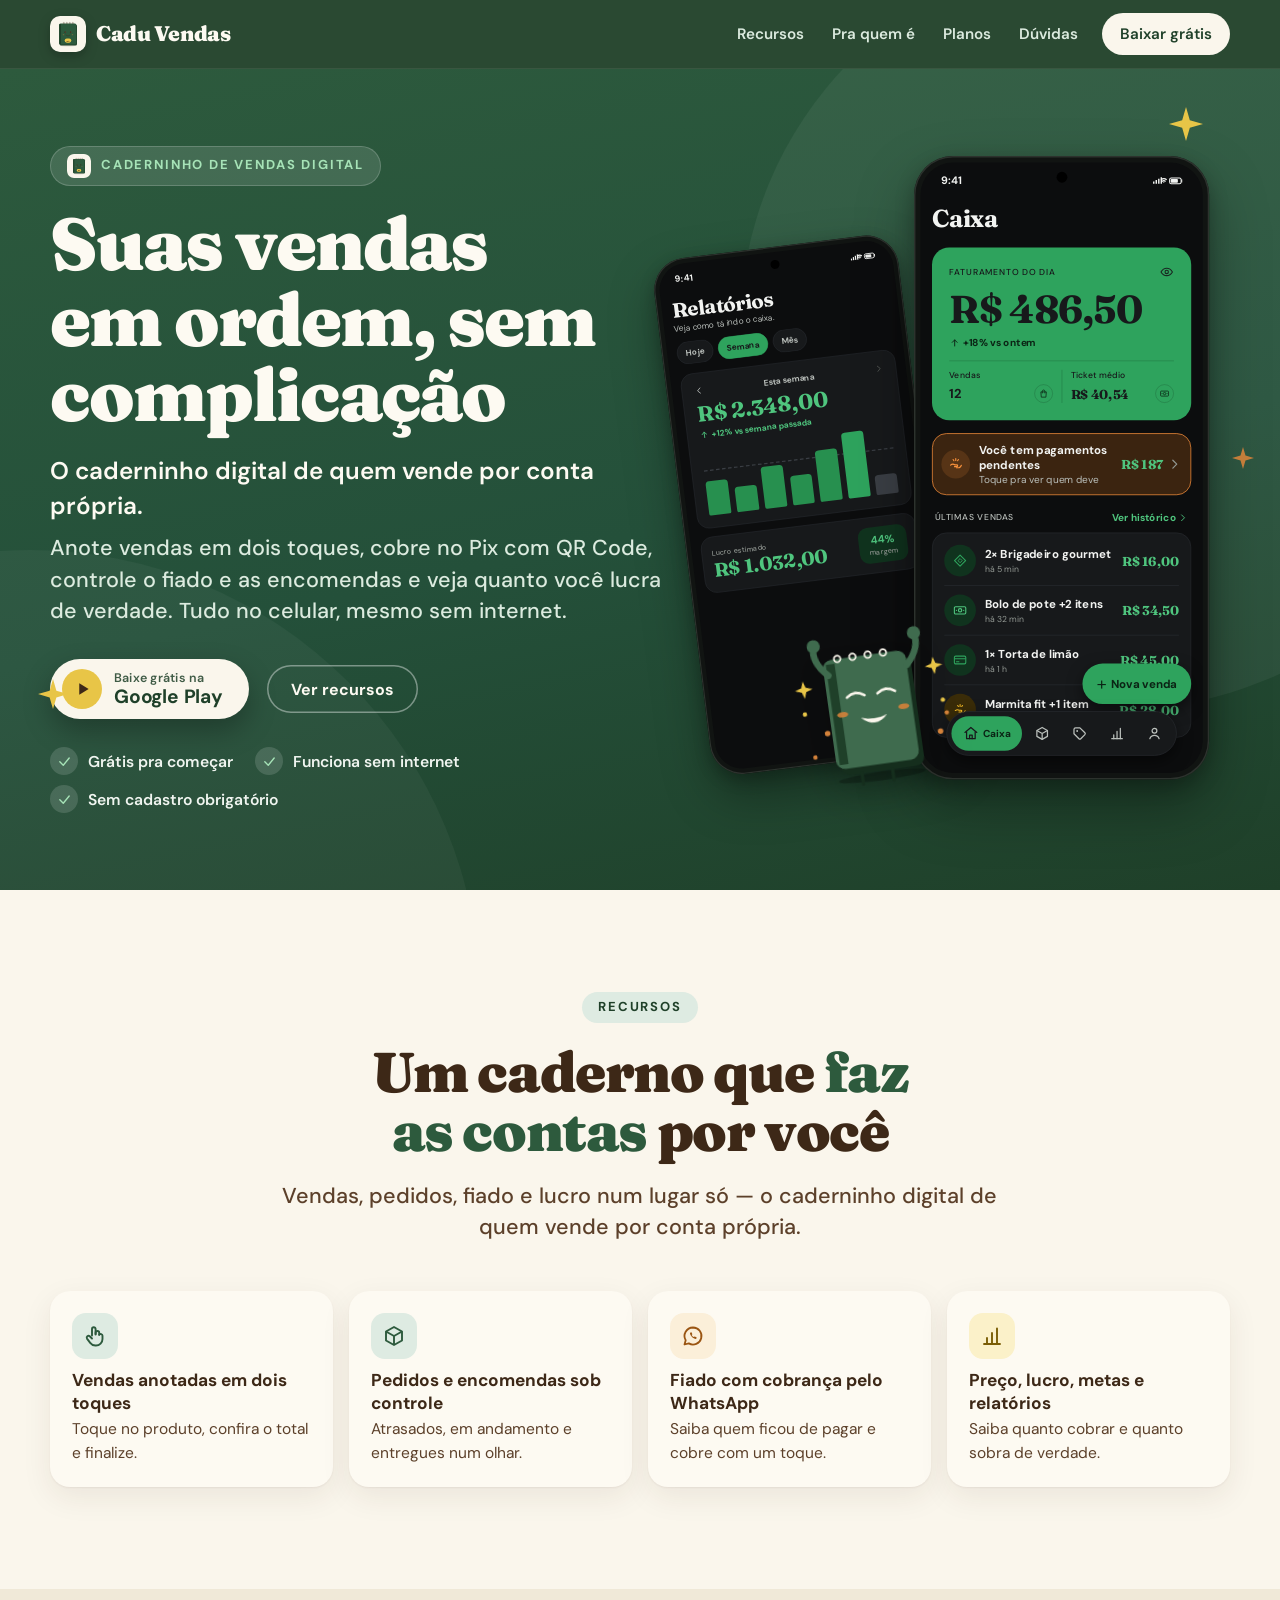
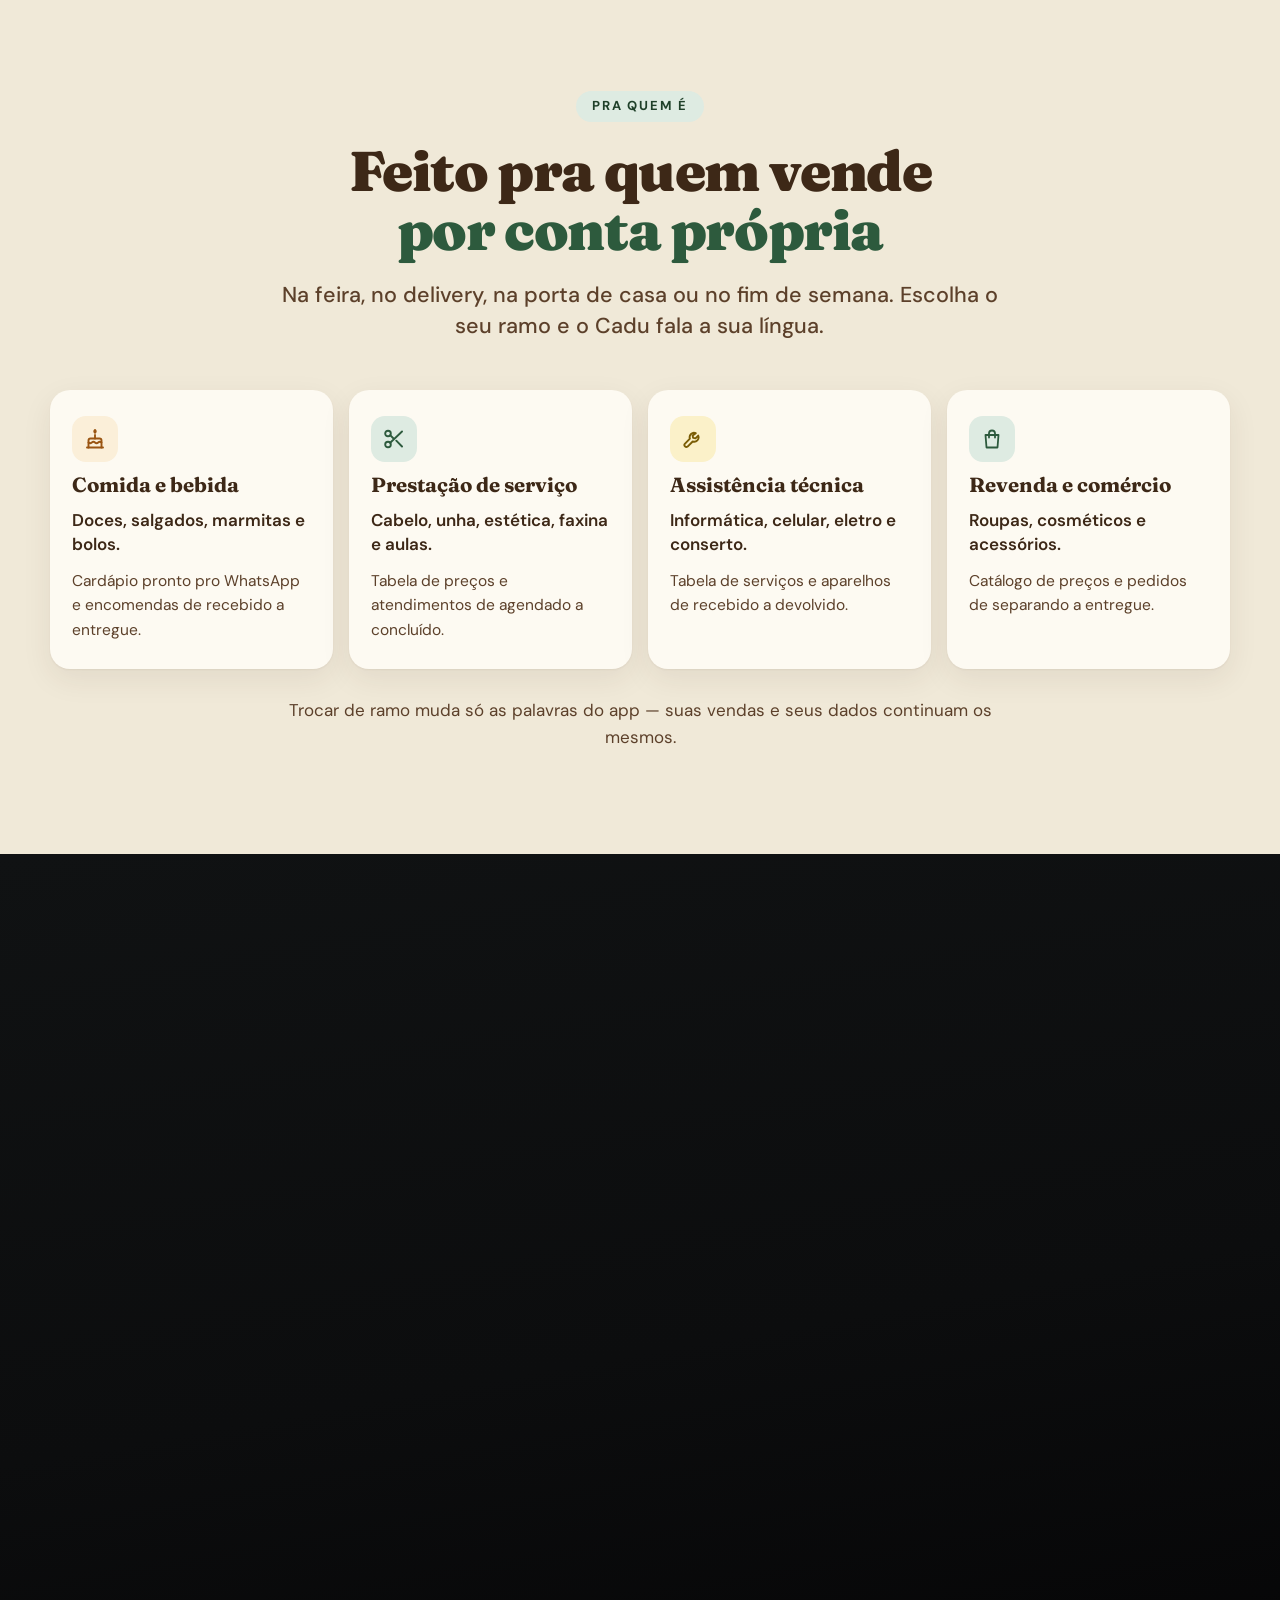
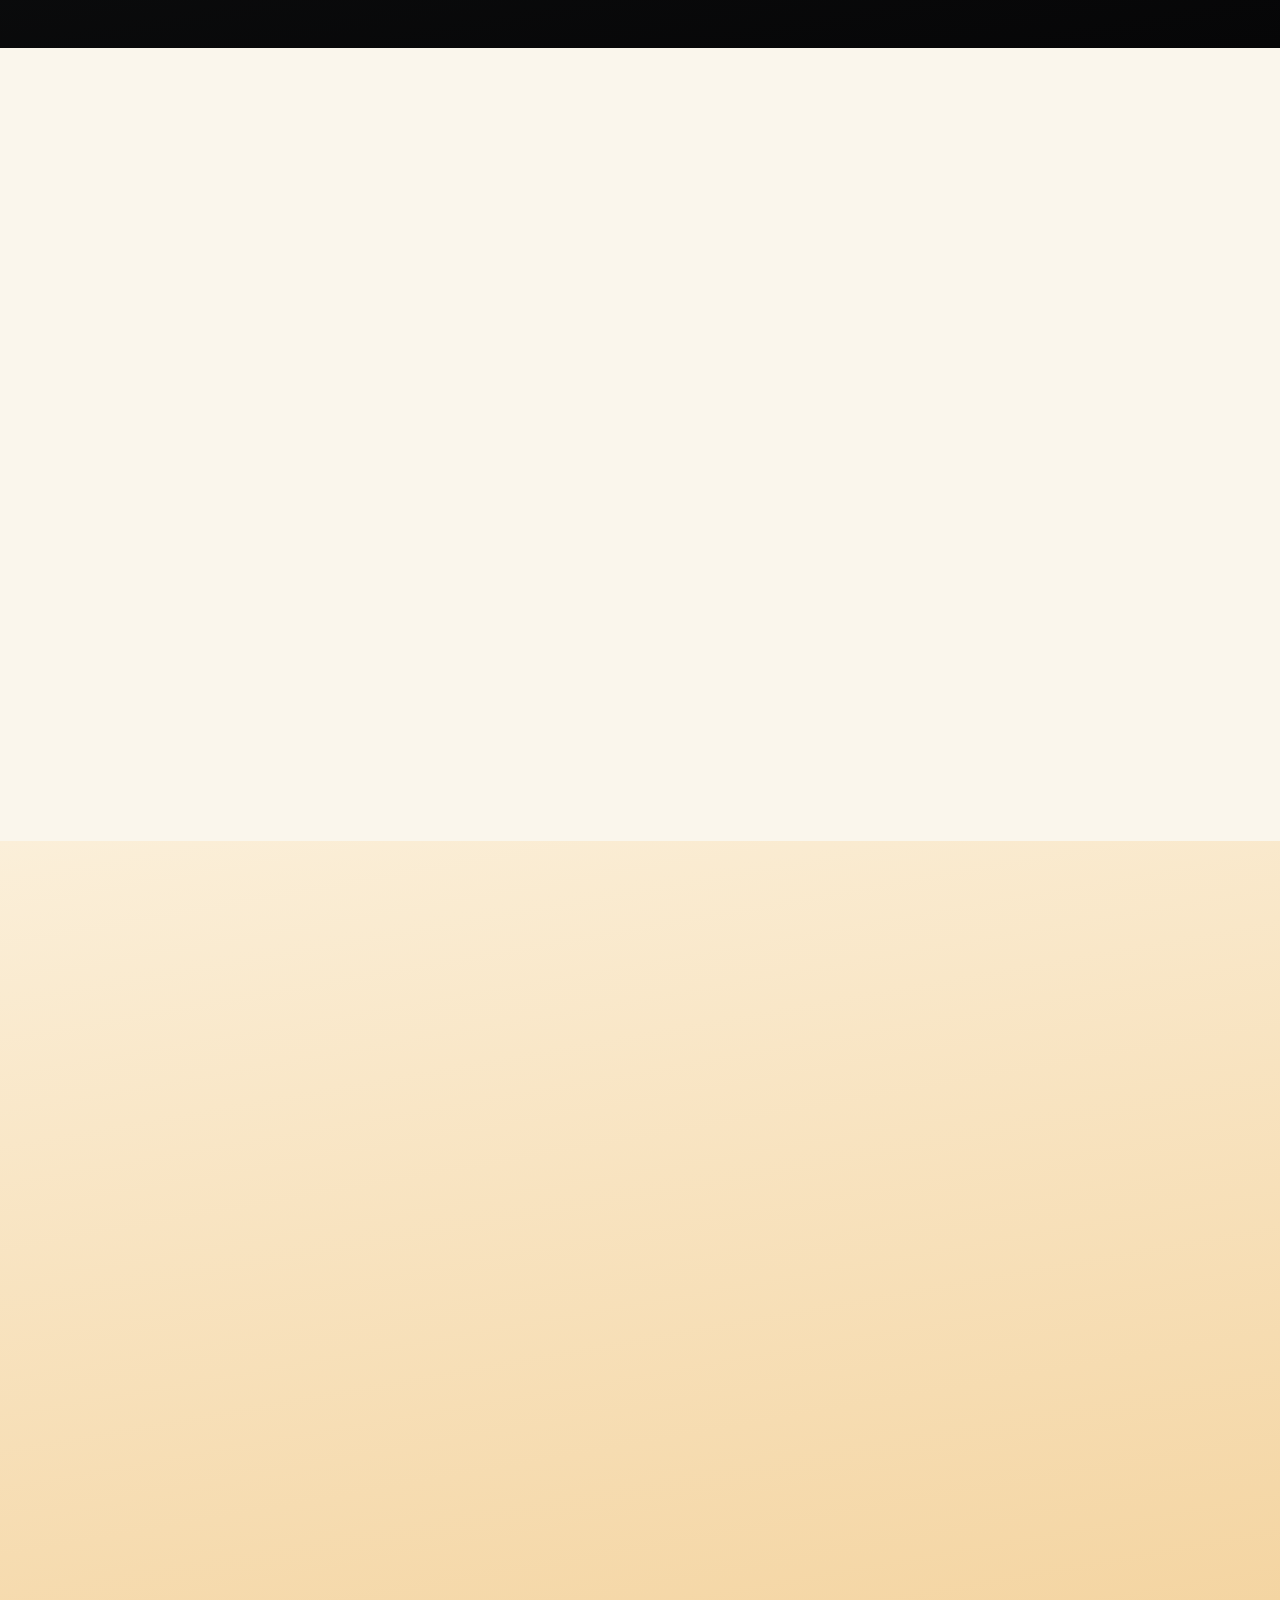
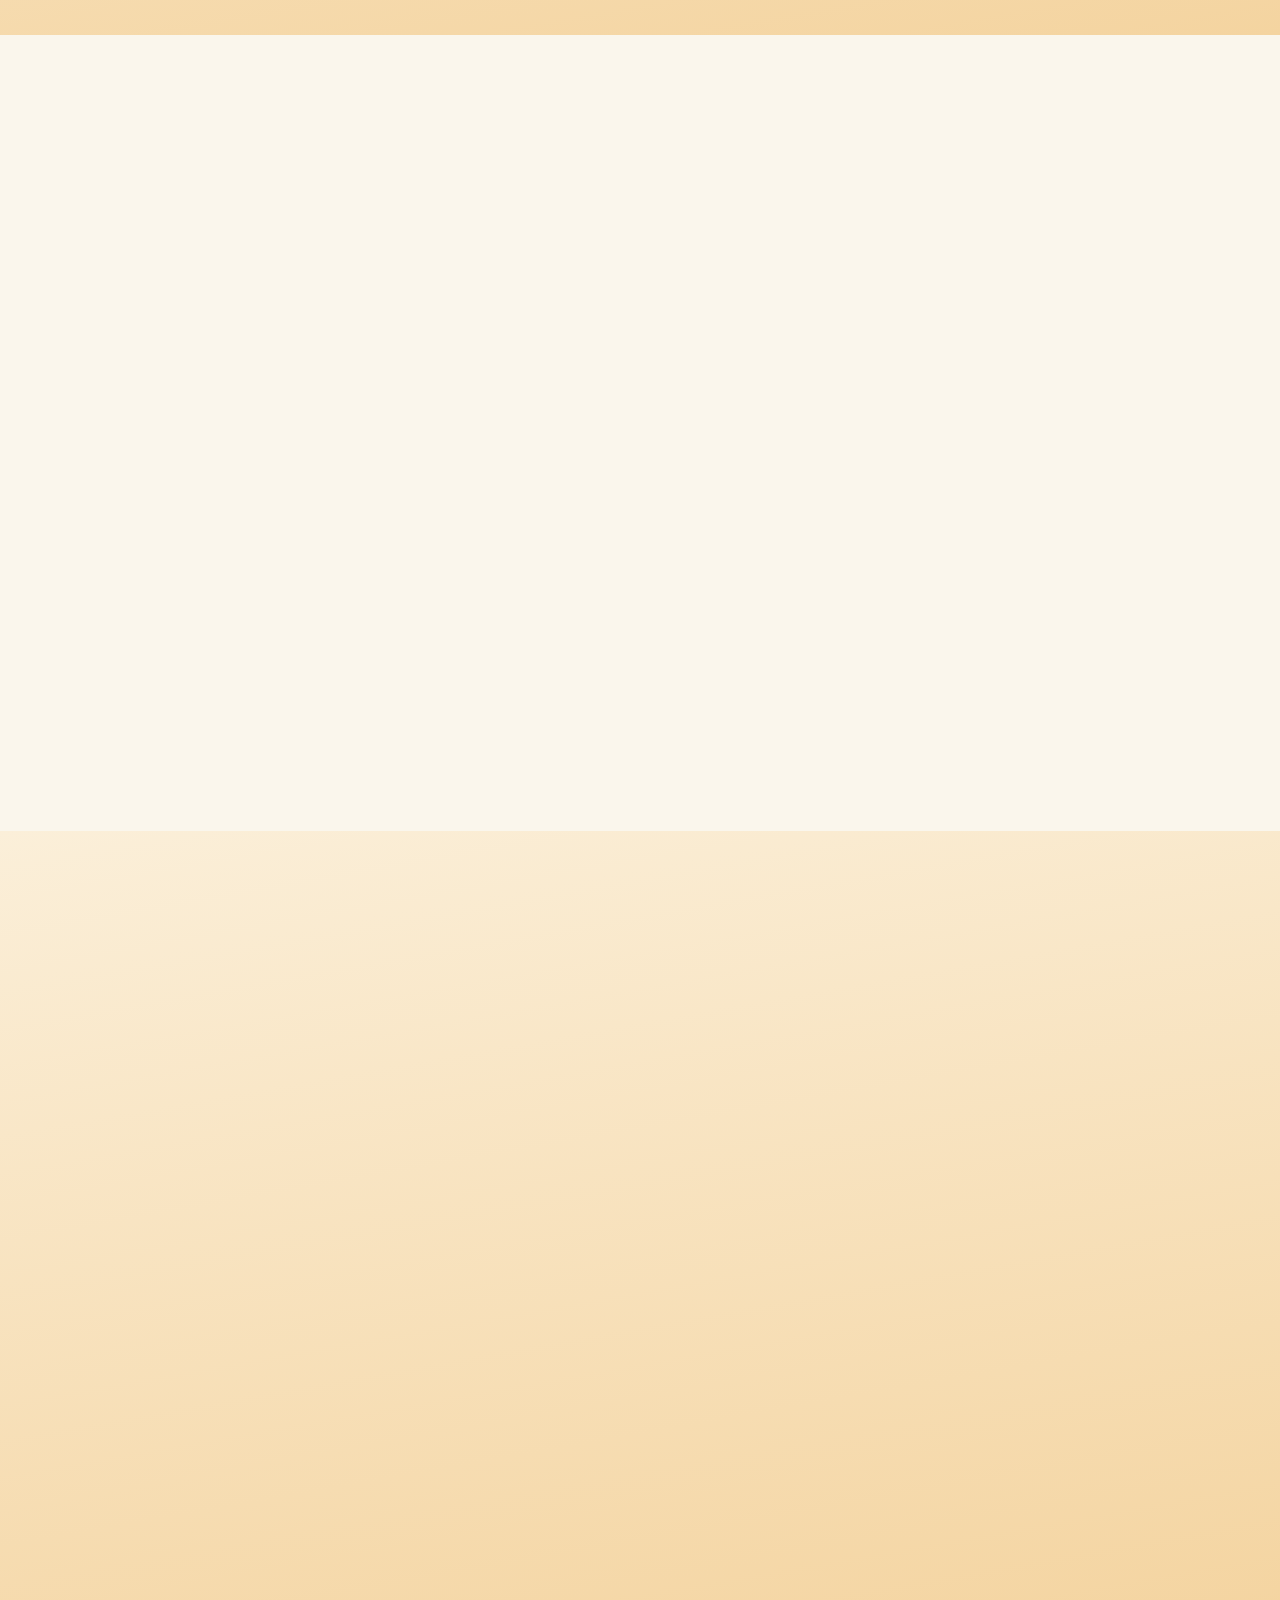
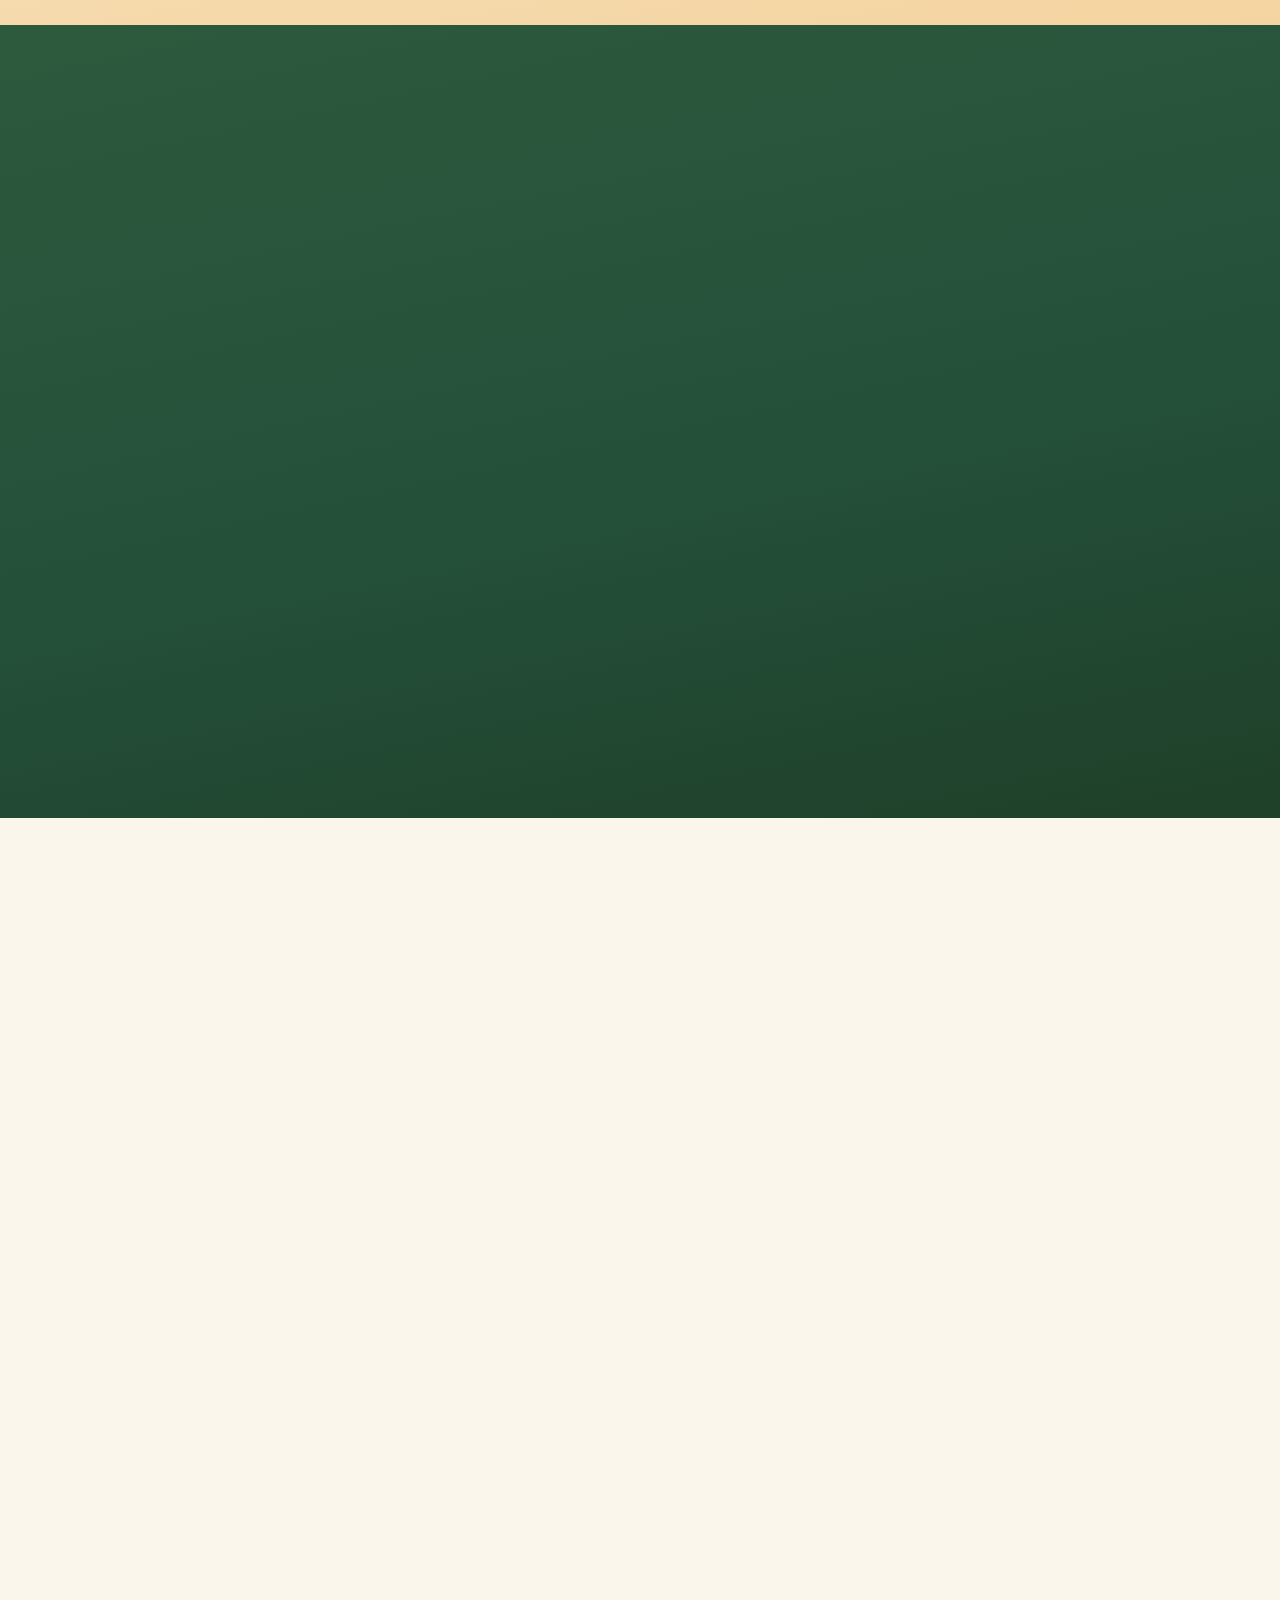
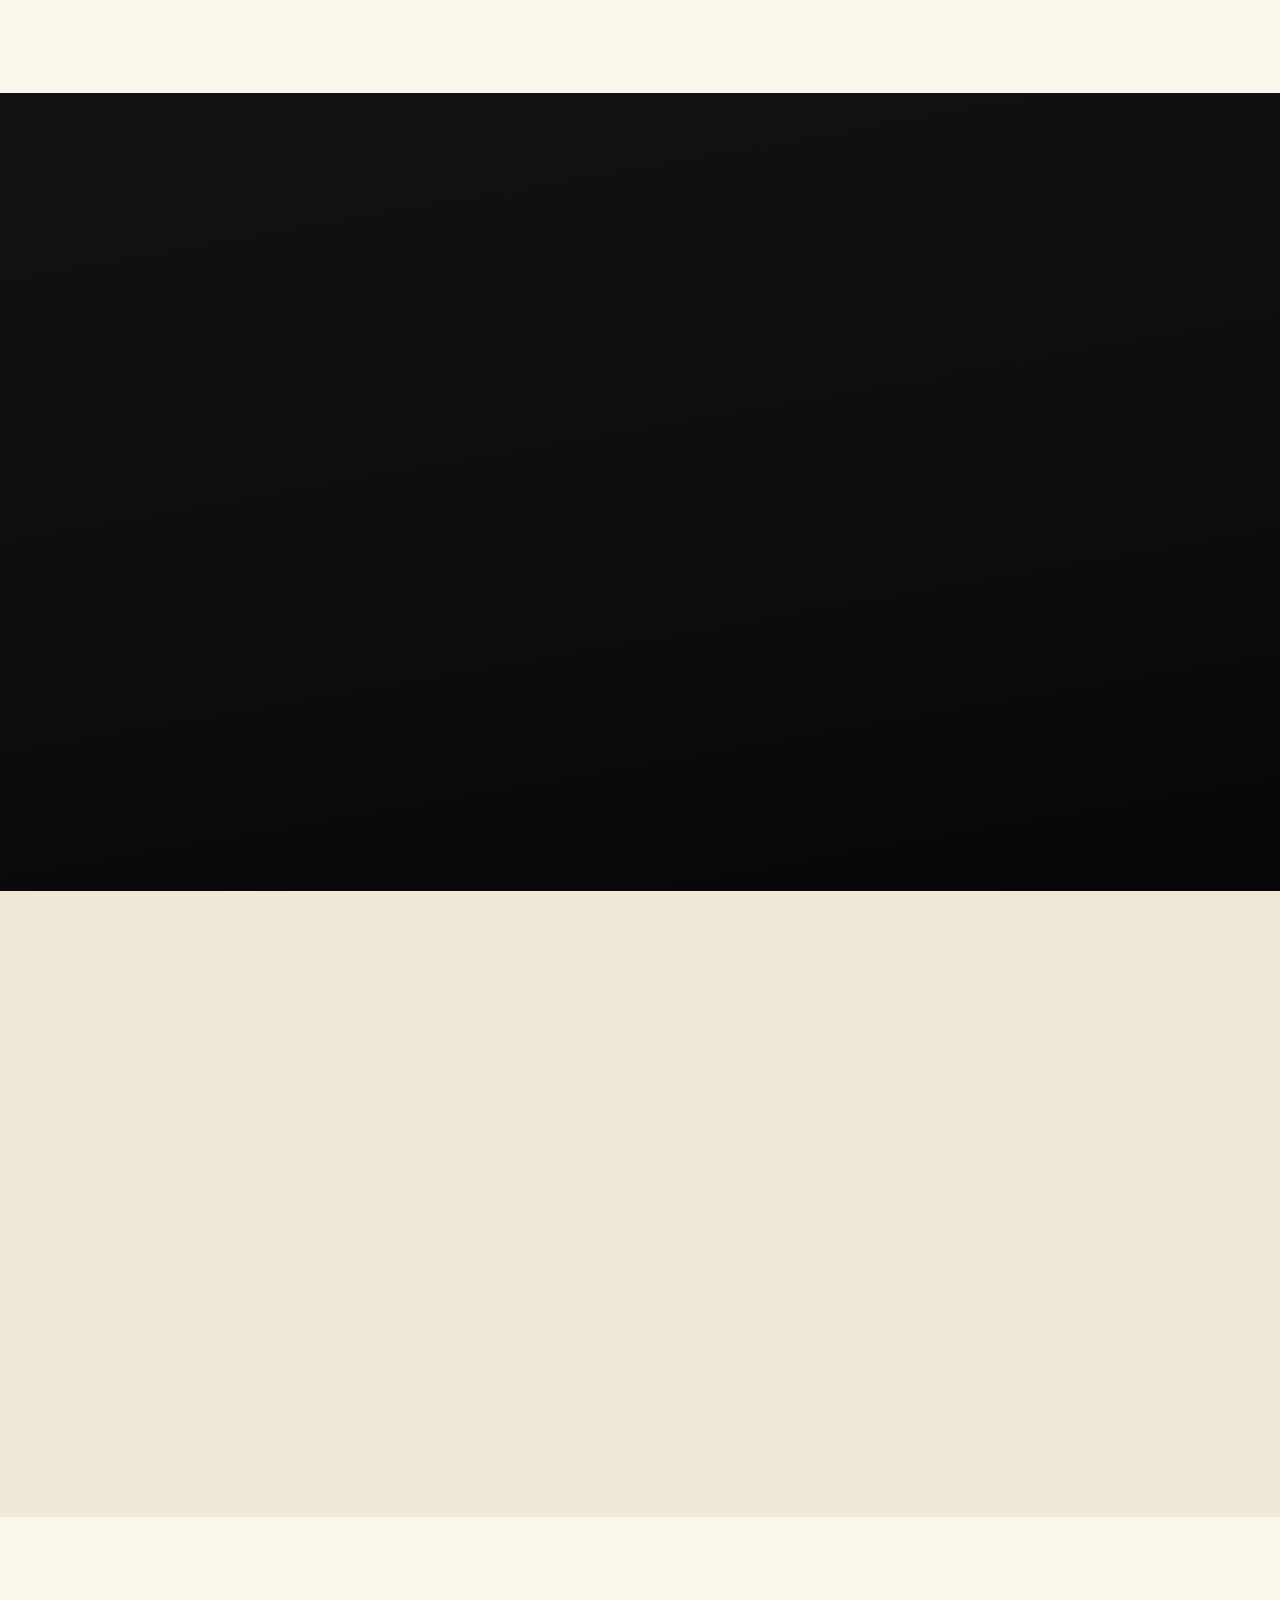
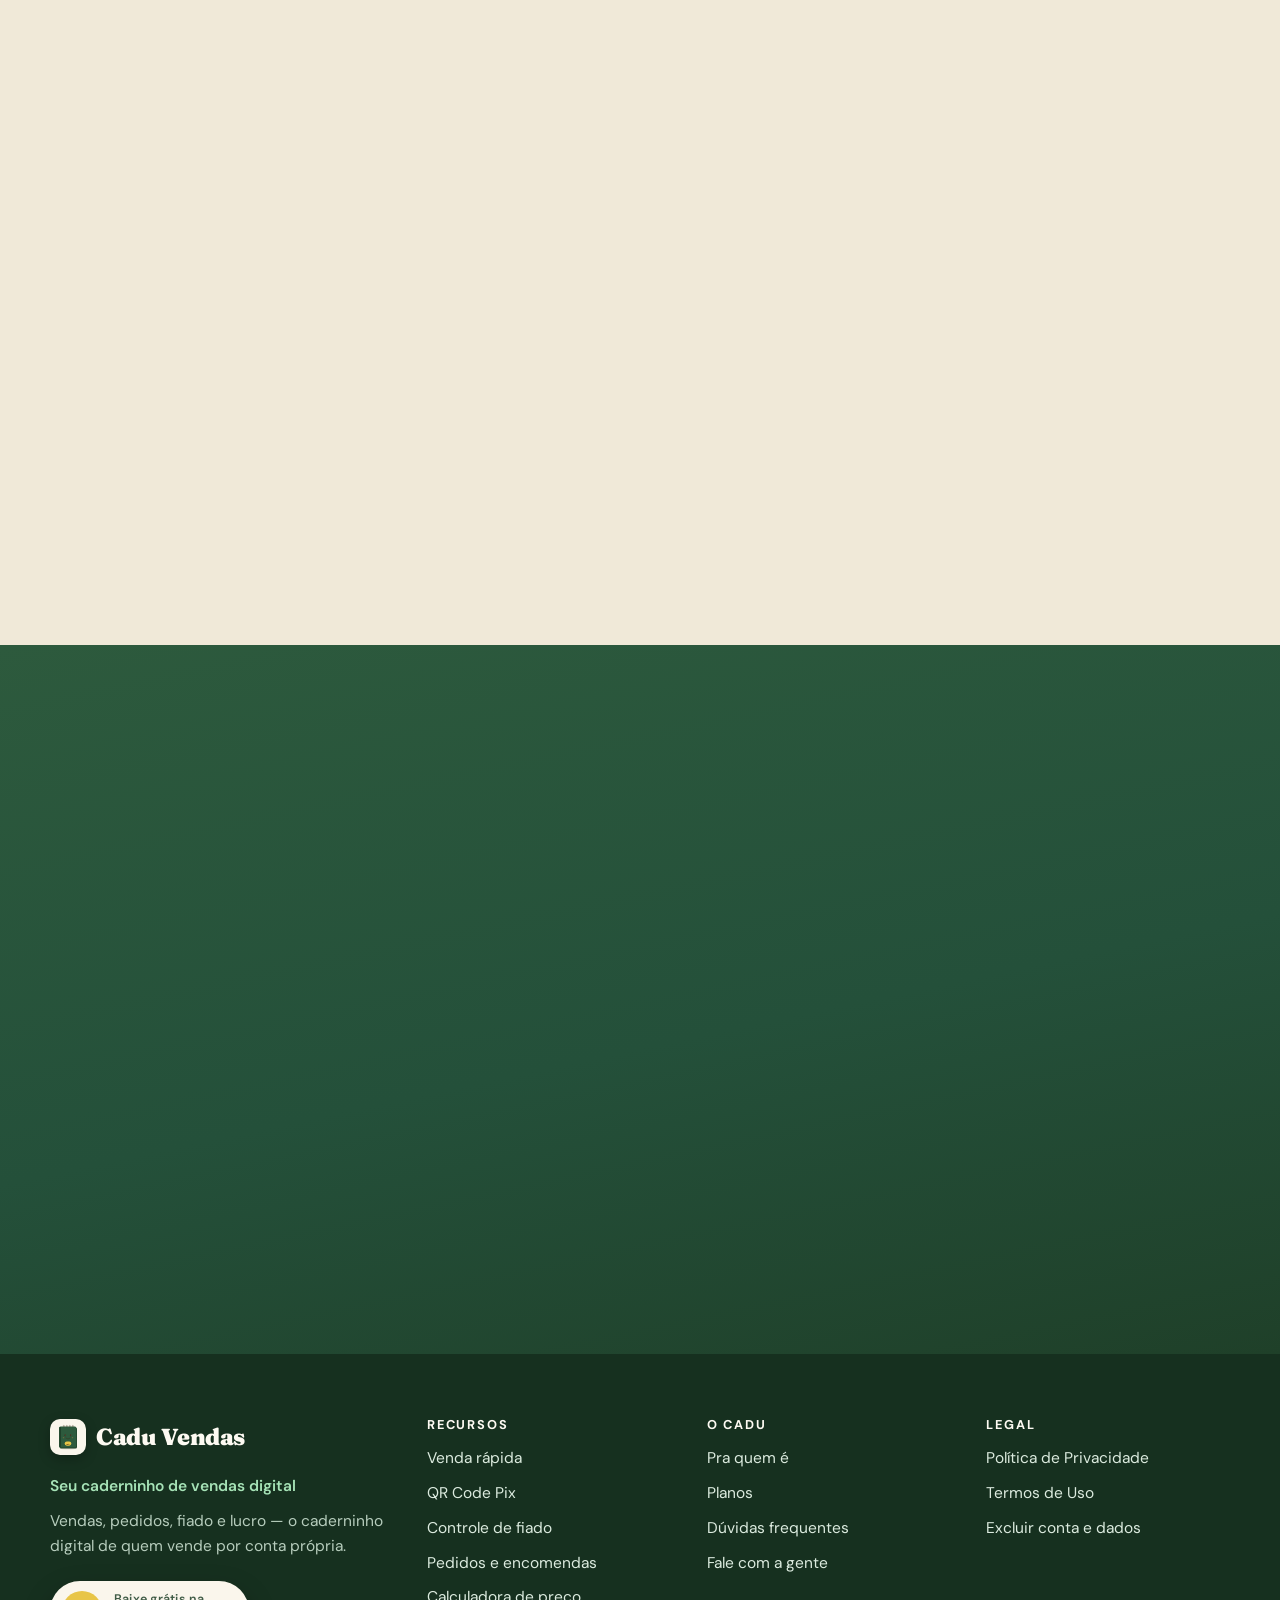
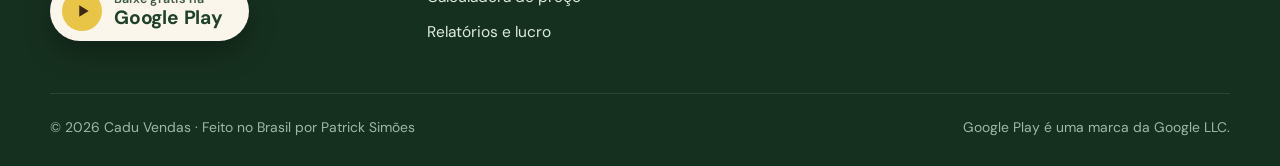
<file: index.html>
<!doctype html>
<html lang="pt-BR">
<head>
  <meta charset="utf-8">
  <meta name="viewport" content="width=device-width, initial-scale=1">
  <title>Cadu Vendas: app de controle de vendas, fiado e Pix</title>
  <meta name="description" content="Anote vendas em dois toques, cobre no Pix com QR Code, controle fiado e encomendas e veja seu lucro de verdade. Grátis para Android e funciona sem internet.">
  <link rel="canonical" href="https://caduvendas.com.br/">
  <meta name="robots" content="index, follow, max-image-preview:large, max-snippet:-1">
  <meta name="theme-color" content="#1f4029">
  <meta name="color-scheme" content="light">
  <meta name="format-detection" content="telephone=no">

  <link rel="icon" href="favicon.svg" type="image/svg+xml">
  <link rel="apple-touch-icon" href="apple-touch-icon.png">
  <link rel="manifest" href="site.webmanifest">

  <meta property="og:type" content="website">
  <meta property="og:site_name" content="Cadu Vendas">
  <meta property="og:locale" content="pt_BR">
  <meta property="og:url" content="https://caduvendas.com.br/">
  <meta property="og:title" content="Cadu Vendas — o caderninho de vendas digital">
  <meta property="og:description" content="Vendas em dois toques, Pix com QR Code, fiado com cobrança pelo WhatsApp, pedidos e lucro de verdade. Grátis para Android.">
  <meta property="og:image" content="https://caduvendas.com.br/assets/img/og/cadu-vendas.png">
  <meta property="og:image:type" content="image/png">
  <meta property="og:image:width" content="1200">
  <meta property="og:image:height" content="627">
  <meta property="og:image:alt" content="Cadu Vendas: vendas em dois toques, pedidos sob controle, fiado com cobrança pelo WhatsApp e relatórios de lucro, disponível na Google Play">
  <meta name="twitter:card" content="summary_large_image">
  <meta name="twitter:title" content="Cadu Vendas — o caderninho de vendas digital">
  <meta name="twitter:description" content="Vendas em dois toques, Pix com QR Code, fiado com cobrança pelo WhatsApp, pedidos e lucro de verdade. Grátis para Android.">
  <meta name="twitter:image" content="https://caduvendas.com.br/assets/img/og/cadu-vendas.png">
  <meta name="twitter:image:alt" content="Cadu Vendas: vendas em dois toques, pedidos, fiado e relatórios de lucro">

  <link rel="preload" href="assets/fonts/fraunces-latin-wght-normal.woff2" as="font" type="font/woff2" crossorigin>
  <link rel="preload" href="assets/fonts/dm-sans-latin-wght-normal.woff2" as="font" type="font/woff2" crossorigin>
  <link rel="stylesheet" href="assets/css/site.css?v=2">
  <script src="assets/js/site.js?v=1" defer></script>

  <script type="application/ld+json">
  {
    "@context": "https://schema.org",
    "@graph": [
      {
        "@type": "Organization",
        "@id": "https://caduvendas.com.br/#organizacao",
        "name": "Cadu Vendas",
        "url": "https://caduvendas.com.br/",
        "logo": {
          "@type": "ImageObject",
          "url": "https://caduvendas.com.br/assets/img/cadu-vendas-icone.png",
          "width": 1024,
          "height": 1024
        },
        "email": "contato@caduvendas.com.br",
        "founder": { "@type": "Person", "name": "Patrick Simões" },
        "sameAs": ["https://play.google.com/store/apps/details?id=com.cadernodevendas"]
      },
      {
        "@type": "WebSite",
        "@id": "https://caduvendas.com.br/#site",
        "url": "https://caduvendas.com.br/",
        "name": "Cadu Vendas",
        "inLanguage": "pt-BR",
        "publisher": { "@id": "https://caduvendas.com.br/#organizacao" }
      },
      {
        "@type": "WebPage",
        "@id": "https://caduvendas.com.br/#pagina",
        "url": "https://caduvendas.com.br/",
        "name": "Cadu Vendas: app de controle de vendas, fiado e Pix",
        "description": "Anote vendas em dois toques, cobre no Pix com QR Code, controle fiado e encomendas e veja seu lucro de verdade. Grátis para Android e funciona sem internet.",
        "inLanguage": "pt-BR",
        "isPartOf": { "@id": "https://caduvendas.com.br/#site" },
        "about": { "@id": "https://caduvendas.com.br/#app" },
        "primaryImageOfPage": { "@type": "ImageObject", "url": "https://caduvendas.com.br/assets/img/og/cadu-vendas.png" }
      },
      {
        "@type": "MobileApplication",
        "@id": "https://caduvendas.com.br/#app",
        "name": "Cadu Vendas",
        "alternateName": "Caderno de Vendas",
        "description": "O caderninho de vendas digital de quem vende por conta própria: registre vendas em dois toques, gere QR Code Pix, controle fiado e encomendas, calcule o preço de venda e acompanhe o lucro. Funciona sem internet.",
        "url": "https://caduvendas.com.br/",
        "installUrl": "https://play.google.com/store/apps/details?id=com.cadernodevendas",
        "downloadUrl": "https://play.google.com/store/apps/details?id=com.cadernodevendas",
        "image": "https://caduvendas.com.br/assets/img/cadu-vendas-icone.png",
        "screenshot": "https://caduvendas.com.br/assets/img/og/cadu-vendas.png",
        "operatingSystem": "Android",
        "applicationCategory": "BusinessApplication",
        "inLanguage": "pt-BR",
        "isAccessibleForFree": true,
        "featureList": [
          "Registro de vendas em dois toques",
          "QR Code Pix no valor da venda",
          "Controle de fiado com cobrança pelo WhatsApp",
          "Pedidos e encomendas com data de entrega",
          "Catálogo de produtos e cardápio para compartilhar",
          "Calculadora de preço de venda por margem, lucro ou markup",
          "Relatórios de faturamento, lucro e margem",
          "Funciona sem internet"
        ],
        "offers": [
          { "@type": "Offer", "name": "Grátis", "price": "0", "priceCurrency": "BRL" },
          { "@type": "Offer", "name": "Sem anúncios (compra única)", "price": "9.99", "priceCurrency": "BRL" },
          {
            "@type": "Offer",
            "name": "Premium mensal",
            "price": "19.99",
            "priceCurrency": "BRL",
            "priceSpecification": { "@type": "UnitPriceSpecification", "price": "19.99", "priceCurrency": "BRL", "unitCode": "MON", "referenceQuantity": { "@type": "QuantitativeValue", "value": 1, "unitCode": "MON" } }
          },
          {
            "@type": "Offer",
            "name": "Premium anual",
            "price": "199.99",
            "priceCurrency": "BRL",
            "priceSpecification": { "@type": "UnitPriceSpecification", "price": "199.99", "priceCurrency": "BRL", "unitCode": "ANN", "referenceQuantity": { "@type": "QuantitativeValue", "value": 1, "unitCode": "ANN" } }
          }
        ],
        "author": { "@type": "Person", "name": "Patrick Simões" },
        "publisher": { "@id": "https://caduvendas.com.br/#organizacao" }
      },
      {
        "@type": "FAQPage",
        "@id": "https://caduvendas.com.br/#duvidas",
        "mainEntity": [
          {
            "@type": "Question",
            "name": "O Cadu Vendas é grátis?",
            "acceptedAnswer": { "@type": "Answer", "text": "Sim. Baixar e usar é grátis, com anúncios em telas secundárias — nunca durante uma venda. Se preferir, dá pra remover os anúncios com uma compra única ou assinar o Premium, que também libera recursos extras." }
          },
          {
            "@type": "Question",
            "name": "Precisa de internet pra usar?",
            "acceptedAnswer": { "@type": "Answer", "text": "Não. O Cadu funciona sem internet: suas vendas, produtos e clientes ficam gravados no próprio celular. A internet só entra em recursos opcionais, como o backup e a sincronização na nuvem." }
          },
          {
            "@type": "Question",
            "name": "O dinheiro do Pix passa pelo Cadu?",
            "acceptedAnswer": { "@type": "Answer", "text": "Não. O Cadu só monta o QR Code com a sua chave Pix e o valor da venda. O cliente paga direto pra conta dona da chave — o app não intermedeia o pagamento, não cobra taxa e não tem acesso ao seu dinheiro." }
          },
          {
            "@type": "Question",
            "name": "Serve pra quem vende serviço, e não produto?",
            "acceptedAnswer": { "@type": "Answer", "text": "Serve. Você escolhe o seu ramo — comida e bebida, prestação de serviço, assistência técnica ou revenda — e o Cadu ajusta as palavras: fala em serviço em vez de produto e em agendado e concluído em vez de em preparo e entregue." }
          },
          {
            "@type": "Question",
            "name": "Troquei de celular. Perco minhas vendas?",
            "acceptedAnswer": { "@type": "Answer", "text": "Não precisa perder nada. Você pode exportar um arquivo de backup e importar no celular novo ou, no Premium, guardar o caderno na nuvem e trazer tudo de volta entrando na sua conta." }
          },
          {
            "@type": "Question",
            "name": "Funciona no iPhone?",
            "acceptedAnswer": { "@type": "Answer", "text": "No momento, o Cadu Vendas está disponível para celulares Android, pela Google Play." }
          },
          {
            "@type": "Question",
            "name": "O Cadu emite nota fiscal?",
            "acceptedAnswer": { "@type": "Answer", "text": "Não. O Cadu é um caderno de vendas: organiza vendas, pedidos e fiado, mas não emite nota fiscal nem substitui o contador." }
          },
          {
            "@type": "Question",
            "name": "Alguém consegue ver as minhas vendas?",
            "acceptedAnswer": { "@type": "Answer", "text": "Não. Sem conta, suas vendas ficam só no seu aparelho e não vão pra nenhum servidor nosso. Se você usar o backup na nuvem, a cópia fica guardada no Google Firebase e é acessível somente pela sua conta. A gente não vende seus dados, nunca." }
          },
          {
            "@type": "Question",
            "name": "Como cancelo o Premium?",
            "acceptedAnswer": { "@type": "Answer", "text": "A assinatura é cobrada e gerenciada pela Google Play. Pra cancelar ou trocar de plano, abra a Google Play, toque na sua foto e vá em Pagamentos e assinaturas, depois em Assinaturas." }
          },
          {
            "@type": "Question",
            "name": "Como excluo minha conta e meus dados?",
            "acceptedAnswer": { "@type": "Answer", "text": "Dentro do app, em Perfil, Conta, Excluir conta e dados. Se você já desinstalou o app, dá pra pedir por e-mail — o passo a passo está na página Excluir conta e dados, em caduvendas.com.br/delete-account.html." }
          }
        ]
      }
    ]
  }
  </script>
</head>
<body>
  <!-- ícones do site e dos mockups — o mesmo bloco em todas as páginas -->
  <svg xmlns="http://www.w3.org/2000/svg" width="0" height="0" style="position:absolute" aria-hidden="true">
    <symbol id="ic-home" viewBox="0 0 24 24"><path d="M3 10.5 12 3l9 7.5" fill="none" stroke-width="1.9" stroke-linecap="round" stroke-linejoin="round"/><path d="M5.5 9.5V20h13V9.5" fill="none" stroke-width="1.9" stroke-linecap="round" stroke-linejoin="round"/><path d="M10 20v-5.5h4V20" fill="none" stroke-width="1.9" stroke-linecap="round" stroke-linejoin="round"/></symbol>
    <symbol id="ic-orders" viewBox="0 0 24 24"><path d="M4 7.5 12 3l8 4.5v9L12 21l-8-4.5z" fill="none" stroke-width="1.9" stroke-linejoin="round"/><path d="M4 7.5 12 12l8-4.5M12 12v9" fill="none" stroke-width="1.9" stroke-linejoin="round"/></symbol>
    <symbol id="ic-catalog" viewBox="0 0 24 24"><path d="M3.5 12.5 11 20a2 2 0 0 0 2.8 0l6.2-6.2a2 2 0 0 0 0-2.8L12.5 3.5H6a2.5 2.5 0 0 0-2.5 2.5z" fill="none" stroke-width="1.9" stroke-linejoin="round"/><circle cx="8.3" cy="8.3" r="1.4" fill="currentColor" stroke="none"/></symbol>
    <symbol id="ic-reports" viewBox="0 0 24 24"><path d="M4 20h16" stroke-width="1.9" stroke-linecap="round"/><path d="M7 20v-6M12 20V9M17 20V4.5" stroke-width="1.9" stroke-linecap="round"/></symbol>
    <symbol id="ic-profile" viewBox="0 0 24 24"><circle cx="12" cy="8" r="3.6" fill="none" stroke-width="1.9"/><path d="M5 20c1.2-3.4 3.9-5 7-5s5.8 1.6 7 5" fill="none" stroke-width="1.9" stroke-linecap="round"/></symbol>
    <symbol id="ic-eye" viewBox="0 0 24 24"><path d="M2.5 12S6 5.8 12 5.8 21.5 12 21.5 12 18 18.2 12 18.2 2.5 12 2.5 12z" fill="none" stroke-width="1.8"/><circle cx="12" cy="12" r="2.8" fill="none" stroke-width="1.8"/></symbol>
    <symbol id="ic-bag" viewBox="0 0 24 24"><path d="M5.5 8h13l-1 12.5h-11z" fill="none" stroke-width="1.8" stroke-linejoin="round"/><path d="M9 10.5V6.5a3 3 0 0 1 6 0v4" fill="none" stroke-width="1.8" stroke-linecap="round"/></symbol>
    <symbol id="ic-cash" viewBox="0 0 24 24"><rect x="2.5" y="6" width="19" height="12" rx="2" fill="none" stroke-width="1.8"/><circle cx="12" cy="12" r="2.8" fill="none" stroke-width="1.8"/><path d="M6 12h.01M18 12h.01" stroke-width="2.2" stroke-linecap="round"/></symbol>
    <symbol id="ic-pix" viewBox="0 0 24 24"><path d="M12 2.8 21.2 12 12 21.2 2.8 12z" fill="none" stroke-width="1.8" stroke-linejoin="round"/><path d="M8.5 12 12 8.5l3.5 3.5L12 15.5z" fill="none" stroke-width="1.6" stroke-linejoin="round"/></symbol>
    <symbol id="ic-card" viewBox="0 0 24 24"><rect x="2.5" y="5.5" width="19" height="13" rx="2.2" fill="none" stroke-width="1.8"/><path d="M2.5 9.8h19" stroke-width="1.8"/><path d="M6 15h4" stroke-width="1.8" stroke-linecap="round"/></symbol>
    <symbol id="ic-fiado" viewBox="0 0 24 24"><path d="M12 6.5v-3M8 5l1.2 1.8M16 5l-1.2 1.8" stroke-width="1.7" stroke-linecap="round"/><path d="M4 13.5c2.5-2 4.5-2 6.5-.5h3a1.4 1.4 0 0 1 0 2.8h-3.4" fill="none" stroke-width="1.7" stroke-linecap="round" stroke-linejoin="round"/><path d="M13 17.5h4.2c1.9-1 2.8-2.4 3.3-3.8" fill="none" stroke-width="1.7" stroke-linecap="round"/></symbol>
    <symbol id="ic-check" viewBox="0 0 24 24"><path d="M4.5 12.5 10 18 19.5 6.5" fill="none" stroke-width="2.2" stroke-linecap="round" stroke-linejoin="round"/></symbol>
    <symbol id="ic-fwd" viewBox="0 0 24 24"><path d="M9 5.5 15.5 12 9 18.5" fill="none" stroke-width="2" stroke-linecap="round" stroke-linejoin="round"/></symbol>
    <symbol id="ic-back" viewBox="0 0 24 24"><path d="M15 5.5 8.5 12 15 18.5" fill="none" stroke-width="2" stroke-linecap="round" stroke-linejoin="round"/></symbol>
    <symbol id="ic-clock" viewBox="0 0 24 24"><circle cx="12" cy="12" r="8.5" fill="none" stroke-width="1.8"/><path d="M12 7.5V12l3 2" fill="none" stroke-width="1.8" stroke-linecap="round"/></symbol>
    <symbol id="ic-share" viewBox="0 0 24 24"><circle cx="6" cy="12" r="2.6" fill="none" stroke-width="1.8"/><circle cx="17.5" cy="5.5" r="2.6" fill="none" stroke-width="1.8"/><circle cx="17.5" cy="18.5" r="2.6" fill="none" stroke-width="1.8"/><path d="m8.4 10.8 6.8-4M8.4 13.2l6.8 4" stroke-width="1.8"/></symbol>
    <symbol id="ic-trophy" viewBox="0 0 24 24"><path d="M8 4h8v5a4 4 0 0 1-8 0z" fill="none" stroke-width="1.8" stroke-linejoin="round"/><path d="M8 5.5H4.5v1A3.5 3.5 0 0 0 8 10M16 5.5h3.5v1A3.5 3.5 0 0 1 16 10" fill="none" stroke-width="1.8"/><path d="M12 13v3.5M8.5 20h7M12 16.5c-1.4 0-2 1.2-2.4 3.5h4.8c-.4-2.3-1-3.5-2.4-3.5z" fill="none" stroke-width="1.8" stroke-linejoin="round"/></symbol>
    <symbol id="ic-whats" viewBox="0 0 24 24"><path d="M12 3.5a8.5 8.5 0 0 0-7.3 12.8L3.5 20.5l4.3-1.1A8.5 8.5 0 1 0 12 3.5z" fill="none" stroke-width="1.8" stroke-linejoin="round"/><path d="M9 8.8c-.4 2.5 3.7 6.6 6.2 6.2l.4-1.7-2-.9-.9.7c-1-.5-1.6-1.1-2-2l.7-.9-.9-2z" fill="currentColor" stroke="none"/></symbol>
    <symbol id="ic-arrowup" viewBox="0 0 24 24"><path d="M12 19V5.5M6.5 11 12 5.5 17.5 11" fill="none" stroke-width="2.1" stroke-linecap="round" stroke-linejoin="round"/></symbol>
    <symbol id="ic-cart" viewBox="0 0 24 24"><path d="M3 4h2.2l2.3 11.5h10.6L21 7.5H6" fill="none" stroke-width="1.9" stroke-linecap="round" stroke-linejoin="round"/><circle cx="9.5" cy="19.5" r="1.6" fill="currentColor" stroke="none"/><circle cx="16.5" cy="19.5" r="1.6" fill="currentColor" stroke="none"/></symbol>
    <symbol id="ic-close" viewBox="0 0 24 24"><path d="M6 6l12 12M18 6 6 18" stroke-width="2.1" stroke-linecap="round"/></symbol>
    <symbol id="ic-lock" viewBox="0 0 24 24"><rect x="5" y="10.5" width="14" height="10" rx="2.2" fill="none" stroke-width="1.9"/><path d="M8.5 10.5V7.5a3.5 3.5 0 0 1 7 0v3" fill="none" stroke-width="1.9" stroke-linecap="round"/></symbol>
    <symbol id="sb" viewBox="0 0 42 15"><path d="M1 8.5h2v3H1zM4.5 6.5h2v5h-2zM8 4.5h2v7H8zM11.5 2.5h2v9h-2z" fill="currentColor" stroke="none"/><path d="M20.5 5.2a7.4 7.4 0 0 0-9 0l1.2 1.5a5.5 5.5 0 0 1 6.6 0zM19 7.6a4.4 4.4 0 0 0-6 0l1.2 1.5a2.5 2.5 0 0 1 3.6 0zM16 10.4l1-1.2a1.6 1.6 0 0 0-2 0z" fill="currentColor" stroke="none"/><rect x="24" y="3.5" width="16" height="8" rx="2.4" fill="none" stroke="currentColor" stroke-width="1.4"/><rect x="25.5" y="5" width="10" height="5" rx="1.2" fill="currentColor" stroke="none"/><path d="M41 6v3" stroke="currentColor" stroke-width="1.6" stroke-linecap="round"/></symbol>
    <symbol id="star4" viewBox="0 0 40 40"><path d="M20 0l4.5 15.5L40 20l-15.5 4.5L20 40l-4.5-15.5L0 20l15.5-4.5z" fill="currentColor" stroke="none"/></symbol>
    <symbol id="i-play" viewBox="0 0 24 24"><path d="M7 4.2 19.5 12 7 19.8z" fill="currentColor" stroke="none"/></symbol>
    <symbol id="i-arrow" viewBox="0 0 24 24"><path d="M4.5 12h14.5M13.5 6.5 19 12l-5.5 5.5" fill="none" stroke-width="2" stroke-linecap="round" stroke-linejoin="round"/></symbol>
    <symbol id="i-menu" viewBox="0 0 24 24"><path d="M4 7h16M4 12h16M4 17h16" stroke-width="2" stroke-linecap="round"/></symbol>
    <symbol id="i-cake" viewBox="0 0 24 24"><g fill="none" stroke-width="1.9" stroke-linecap="round" stroke-linejoin="round"><path d="M4 20.5h16"/><path d="M5.5 20.5v-7a2 2 0 0 1 2-2h9a2 2 0 0 1 2 2v7"/><path d="M5.5 15.5c1.1.9 2.2.9 3.3 0s2.2-.9 3.2 0 2.2.9 3.2 0 2.2-.9 3.3 0"/><path d="M12 11.5V8"/><path d="M12 5.8c.9-.8 1.1-1.6 0-2.8-1.1 1.2-.9 2 0 2.8z"/></g></symbol>
    <symbol id="i-scissors" viewBox="0 0 24 24"><g fill="none" stroke-width="1.9" stroke-linecap="round" stroke-linejoin="round"><circle cx="6" cy="6.5" r="2.8"/><circle cx="6" cy="17.5" r="2.8"/><path d="M20 4.5 8.2 15.8M14.3 13.7 20 19.5M8.2 8.2 11.5 11.5"/></g></symbol>
    <symbol id="i-wrench" viewBox="0 0 24 24"><path d="M14.8 6.2a4.4 4.4 0 0 0-5.9 5.5L3.8 16.8a2 2 0 0 0 2.8 2.8l5.1-5.1a4.4 4.4 0 0 0 5.5-5.9l-2.7 2.7-2.4-.4-.4-2.4z" fill="none" stroke-width="1.9" stroke-linejoin="round"/></symbol>
    <symbol id="i-offline" viewBox="0 0 24 24"><g fill="none" stroke-width="1.9" stroke-linecap="round" stroke-linejoin="round"><path d="M3 3l18 18"/><path d="M8.8 16.3a4.6 4.6 0 0 1 6.4 0"/><path d="M5.3 12.8a9.5 9.5 0 0 1 4.3-2.4"/><path d="M18.7 12.8a9.5 9.5 0 0 0-1.9-1.4"/><path d="M2 9.2a14.4 14.4 0 0 1 3.8-2.5"/><path d="M22 9.2A14.4 14.4 0 0 0 10.8 5.5"/></g><circle cx="12" cy="19.6" r="1.3" fill="currentColor" stroke="none"/></symbol>
    <symbol id="i-cloud" viewBox="0 0 24 24"><path d="M17.5 19H7.8a5.3 5.3 0 1 1 1.5-10.4A6.3 6.3 0 0 1 21 11.3 3.9 3.9 0 0 1 17.5 19z" fill="none" stroke-width="1.9" stroke-linejoin="round"/></symbol>
    <symbol id="i-heart" viewBox="0 0 24 24"><path d="M12 20s-7.8-4.7-7.8-10.3A4.3 4.3 0 0 1 12 7.2a4.3 4.3 0 0 1 7.8 2.5C19.8 15.3 12 20 12 20z" fill="none" stroke-width="1.9" stroke-linejoin="round"/></symbol>
    <symbol id="i-image" viewBox="0 0 24 24"><g fill="none" stroke-width="1.9" stroke-linecap="round" stroke-linejoin="round"><rect x="3.5" y="4.5" width="17" height="15" rx="2.5"/><circle cx="9" cy="10" r="1.8"/><path d="m20.5 16-4.5-4.5L6 19.5"/></g></symbol>
    <symbol id="i-receipt" viewBox="0 0 24 24"><g fill="none" stroke-width="1.9" stroke-linecap="round" stroke-linejoin="round"><path d="M6 3.5h12v17l-2.4-1.5-2 1.5-1.6-1.5-1.6 1.5-2-1.5L6 20.5z"/><path d="M9 8h6M9 11.5h6M9 15h3.5"/></g></symbol>
    <symbol id="i-bell" viewBox="0 0 24 24"><g fill="none" stroke-width="1.9" stroke-linecap="round" stroke-linejoin="round"><path d="M6 16.5V11a6 6 0 0 1 12 0v5.5l1.5 2h-15z"/><path d="M10 21h4"/></g></symbol>
    <symbol id="i-calendar" viewBox="0 0 24 24"><g fill="none" stroke-width="1.9" stroke-linecap="round" stroke-linejoin="round"><rect x="3.5" y="5" width="17" height="15.5" rx="2.5"/><path d="M3.5 10h17M8 3v4M16 3v4"/></g></symbol>
    <symbol id="i-repeat" viewBox="0 0 24 24"><g fill="none" stroke-width="1.9" stroke-linecap="round" stroke-linejoin="round"><path d="M17 2.5 20.5 6 17 9.5"/><path d="M3.5 11.5V10a4 4 0 0 1 4-4h13"/><path d="M7 21.5 3.5 18 7 14.5"/><path d="M20.5 12.5V14a4 4 0 0 1-4 4h-13"/></g></symbol>
    <symbol id="i-users" viewBox="0 0 24 24"><g fill="none" stroke-width="1.9" stroke-linecap="round" stroke-linejoin="round"><circle cx="9" cy="8" r="3.5"/><path d="M2.5 20c.9-3.3 3.4-5 6.5-5s5.6 1.7 6.5 5"/><path d="M16 4.8a3.5 3.5 0 0 1 0 6.4M18.5 15.3c1.4.8 2.4 2.4 3 4.7"/></g></symbol>
    <symbol id="i-sync" viewBox="0 0 24 24"><g fill="none" stroke-width="1.9" stroke-linecap="round" stroke-linejoin="round"><path d="M20 11a8 8 0 0 0-14.3-4.9L4 8"/><path d="M4 3.5V8h4.5"/><path d="M4 13a8 8 0 0 0 14.3 4.9L20 16"/><path d="M20 20.5V16h-4.5"/></g></symbol>
    <symbol id="i-calc" viewBox="0 0 24 24"><g fill="none" stroke-width="1.9" stroke-linecap="round" stroke-linejoin="round"><rect x="5" y="2.5" width="14" height="19" rx="2.5"/><path d="M8.5 6.5h7v3h-7z"/></g><path d="M8.7 13.2h.01M12 13.2h.01M15.3 13.2h.01M8.7 16.8h.01M12 16.8h.01M15.3 16.8h.01" fill="none" stroke-width="2.4" stroke-linecap="round"/></symbol>
    <symbol id="i-qr" viewBox="0 0 24 24"><g fill="none" stroke-width="1.9" stroke-linecap="round" stroke-linejoin="round"><rect x="3.5" y="3.5" width="6" height="6" rx="1"/><rect x="14.5" y="3.5" width="6" height="6" rx="1"/><rect x="3.5" y="14.5" width="6" height="6" rx="1"/><path d="M14.5 14.5h2.5v2.5M20.5 14.5v.01M14.5 20.5h.01M17.5 17.5h3v3h-3z"/></g></symbol>
    <symbol id="i-percent" viewBox="0 0 24 24"><g fill="none" stroke-width="1.9" stroke-linecap="round" stroke-linejoin="round"><path d="M19 5 5 19"/><circle cx="6.5" cy="6.5" r="2.5"/><circle cx="17.5" cy="17.5" r="2.5"/></g></symbol>
    <symbol id="i-mail" viewBox="0 0 24 24"><g fill="none" stroke-width="1.9" stroke-linecap="round" stroke-linejoin="round"><rect x="3" y="5" width="18" height="14" rx="2.5"/><path d="m3.5 6.5 8.5 6.5 8.5-6.5"/></g></symbol>
    <symbol id="i-download" viewBox="0 0 24 24"><g fill="none" stroke-width="1.9" stroke-linecap="round" stroke-linejoin="round"><path d="M12 3.5v11.5M7 10l5 5 5-5"/><path d="M4.5 20h15"/></g></symbol>
    <symbol id="i-box-edit" viewBox="0 0 24 24"><g fill="none" stroke-width="1.9" stroke-linecap="round" stroke-linejoin="round"><path d="M4 20.5h4L19 9.5a2.8 2.8 0 0 0-4-4L4 16.5z"/><path d="M13.5 7 17 10.5"/></g></symbol>
    <symbol id="i-tap" viewBox="0 0 24 24"><g fill="none" stroke-width="1.9" stroke-linecap="round" stroke-linejoin="round"><path d="M9 11.5V5a1.8 1.8 0 0 1 3.6 0v5.5"/><path d="M12.6 10V8.8a1.8 1.8 0 0 1 3.6 0v2"/><path d="M16.2 10.8a1.8 1.8 0 0 1 3.3 1V15a6.5 6.5 0 0 1-6.5 6.5h-.6a6.5 6.5 0 0 1-5.2-2.6L4 14.6a1.8 1.8 0 0 1 2.7-2.3L9 14.5"/></g></symbol>
  </svg>

  <a class="skip-link" href="#conteudo">Pular para o conteúdo</a>

  <header class="site-header">
    <div class="wrap site-header__in">
      <a class="brand" href="./" aria-label="Cadu Vendas — página inicial">
        <img src="favicon.svg" alt="" width="36" height="36">
        <span>Cadu Vendas</span>
      </a>
      <button class="nav-toggle" type="button" aria-expanded="false" aria-controls="menu" aria-label="Abrir menu">
        <svg class="i i-open" aria-hidden="true"><use href="#i-menu"/></svg>
        <svg class="i i-close" aria-hidden="true"><use href="#ic-close"/></svg>
      </button>
      <nav class="nav" id="menu" aria-label="Principal" data-open="false">
        <a href="#recursos">Recursos</a>
        <a href="#pra-quem-e">Pra quem é</a>
        <a href="#planos">Planos</a>
        <a href="#duvidas">Dúvidas</a>
        <a class="btn" href="https://play.google.com/store/apps/details?id=com.cadernodevendas&amp;referrer=utm_source%3Dcaduvendas.com.br%26utm_medium%3Dsite%26utm_campaign%3Dhome" target="_blank" rel="noopener">Baixar grátis<span class="sr-only"> (abre em nova aba)</span></a>
      </nav>
    </div>
  </header>

  <main id="conteudo">
    <!-- ═══════════ HERO ═══════════ -->
    <section class="hero bg-green" aria-labelledby="titulo">
      <div class="blob" style="width:760px;height:760px;right:-220px;top:-120px;background:rgba(255,255,255,.05)"></div>
      <div class="blob" style="width:900px;height:900px;left:-420px;bottom:-560px;background:rgba(255,255,255,.04)"></div>
      <svg class="spark" style="top:38px;right:6%;color:#e8c547" width="34" height="34" aria-hidden="true"><use href="#star4"/></svg>
      <svg class="spark" style="top:46%;right:2%;color:#d4823a;opacity:.9" width="22" height="22" aria-hidden="true"><use href="#star4"/></svg>
      <svg class="spark" style="bottom:22%;left:3%;color:#e8c547" width="30" height="30" aria-hidden="true"><use href="#star4"/></svg>

      <div class="wrap hero__grid">
        <div class="hero__text">
          <p class="eyebrow"><img src="favicon.svg" alt="" width="24" height="24"> Caderninho de vendas digital</p>
          <h1 id="titulo" class="h1">Suas vendas em ordem, sem complicação</h1>
          <p class="lead">
            <span class="hero__lead-strong">O caderninho digital de quem vende por conta própria.</span>
            Anote vendas em dois toques, cobre no Pix com QR Code, controle o fiado e as encomendas e veja
            quanto você lucra de verdade. Tudo no celular, mesmo sem internet.
          </p>
          <div class="cta-row">
            <a class="btn-play" href="https://play.google.com/store/apps/details?id=com.cadernodevendas&amp;referrer=utm_source%3Dcaduvendas.com.br%26utm_medium%3Dsite%26utm_campaign%3Dhome" target="_blank" rel="noopener">
              <span class="btn-play__ic"><svg class="i" aria-hidden="true"><use href="#i-play"/></svg></span>
              <span class="btn-play__txt"><small>Baixe grátis na</small><b>Google Play</b></span>
            <span class="sr-only"> (abre em nova aba)</span></a>
            <a class="btn btn--ghost" href="#recursos">Ver recursos</a>
          </div>
          <ul class="trust">
            <li><span class="check-dot"><svg class="i" aria-hidden="true"><use href="#ic-check"/></svg></span>Grátis pra começar</li>
            <li><span class="check-dot"><svg class="i" aria-hidden="true"><use href="#ic-check"/></svg></span>Funciona sem internet</li>
            <li><span class="check-dot"><svg class="i" aria-hidden="true"><use href="#ic-check"/></svg></span>Sem cadastro obrigatório</li>
          </ul>
        </div>

        <div class="hero__media">
          <div class="hero__phones">
            <!-- celular de trás: Relatórios -->
            <div class="device device--back" role="img" aria-label="Tela Relatórios do Cadu Vendas com o faturamento da semana e o lucro estimado" data-nosnippet>
              <div class="phone" aria-hidden="true"><div class="m-screen">
                <span class="m-punch"></span>
                <div class="m-sb"><span>9:41</span><svg><use href="#sb"/></svg></div>
                <div class="m-pad" style="padding-top:12px">
                  <div class="m-title" style="font-size:34px">Relatórios</div>
                  <div class="m-sub">Veja como tá indo o caixa.</div>
                </div>
                <div class="m-pad m-chips" style="margin-top:14px">
                  <span class="m-chip">Hoje</span><span class="m-chip is-sel">Semana</span><span class="m-chip">Mês</span>
                </div>
                <div class="m-pad" style="margin-top:16px">
                  <div class="m-card" style="padding:20px">
                    <div class="m-row m-between">
                      <svg class="i c-text2" width="16" height="16"><use href="#ic-back"/></svg>
                      <span style="font-size:14px;font-weight:700;color:var(--d-text2)">Esta semana</span>
                      <svg class="i" width="16" height="16" style="color:#545955"><use href="#ic-fwd"/></svg>
                    </div>
                    <div class="m-money c-money" style="font-size:36px;margin-top:8px">R$ 2.348,00</div>
                    <div class="m-row c-ok" style="gap:5px;margin-top:4px">
                      <svg class="i" width="16" height="16"><use href="#ic-arrowup"/></svg>
                      <span style="font-size:14px;font-weight:700">+12% vs semana passada</span>
                    </div>
                    <div class="m-bars">
                      <div class="m-bars__avg"></div>
                      <div class="m-bars__cols"><span style="height:52%"></span><span style="height:38%"></span><span style="height:64%"></span><span style="height:45%"></span><span style="height:78%"></span><span class="is-top" style="height:100%"></span><span class="is-off" style="height:30%"></span></div>
                    </div>
                  </div>
                </div>
                <div class="m-pad" style="margin-top:14px">
                  <div class="m-card m-row" style="padding:16px">
                    <div style="flex:1">
                      <div class="m-cap c-muted">Lucro estimado</div>
                      <div class="m-money c-money" style="font-size:32px">R$ 1.032,00</div>
                    </div>
                    <div style="background:#10331e;border-radius:16px;padding:10px 16px;text-align:center">
                      <div style="font-size:18px;font-weight:700;color:var(--d-money)">44%</div>
                      <div class="m-cap c-muted">margem</div>
                    </div>
                  </div>
                </div>
              </div></div>
            </div>

            <!-- celular da frente: Caixa -->
            <div class="device device--front" role="img" aria-label="Tela Caixa do Cadu Vendas: faturamento do dia de R$ 486,50, aviso de pagamentos pendentes e a lista das últimas vendas" data-nosnippet>
              <div class="phone" aria-hidden="true"><div class="m-screen">
                <span class="m-punch"></span>
                <div class="m-sb"><span>9:41</span><svg><use href="#sb"/></svg></div>
                <div class="m-pad" style="padding-top:12px"><div class="m-title" style="font-size:34px">Caixa</div></div>
                <div class="m-pad" style="margin-top:20px">
                  <div class="m-hero-card">
                    <div class="m-row m-between">
                      <span class="m-cap" style="letter-spacing:1.2px">FATURAMENTO DO DIA</span>
                      <svg class="i" width="20" height="20" style="opacity:.9"><use href="#ic-eye"/></svg>
                    </div>
                    <div class="m-money" style="font-size:54px;letter-spacing:-1.5px;margin-top:8px">R$ 486,50</div>
                    <div class="m-row" style="gap:4px;margin-top:4px;color:var(--d-on-brand)">
                      <svg class="i" width="15" height="15"><use href="#ic-arrowup"/></svg>
                      <span style="font-size:14px;font-weight:700">+18% vs ontem</span>
                    </div>
                    <div class="m-row m-hero-card__foot">
                      <div style="flex:1">
                        <div class="m-cap">Vendas</div>
                        <div class="m-row m-between" style="margin-top:4px">
                          <span style="font-size:18px;font-weight:700">12</span>
                          <span class="m-ring"><svg class="i" width="14" height="14"><use href="#ic-bag"/></svg></span>
                        </div>
                      </div>
                      <div class="m-vr"></div>
                      <div style="flex:1">
                        <div class="m-cap">Ticket médio</div>
                        <div class="m-row m-between" style="margin-top:4px">
                          <span class="m-money" style="font-size:18px">R$ 40,54</span>
                          <span class="m-ring"><svg class="i" width="14" height="14"><use href="#ic-cash"/></svg></span>
                        </div>
                      </div>
                    </div>
                  </div>
                </div>
                <div class="m-pad" style="margin-top:18px">
                  <div class="m-alert m-row">
                    <span class="m-alert__ic"><svg class="i" width="22" height="22"><use href="#ic-fiado"/></svg></span>
                    <div style="flex:1;margin-left:12px">
                      <div style="font-size:16px;font-weight:700">Você tem pagamentos pendentes</div>
                      <div class="m-sub">Toque pra ver quem deve</div>
                    </div>
                    <span class="m-money c-money" style="font-size:18px">R$ 187</span>
                    <svg class="i c-muted" width="20" height="20" style="margin-left:6px"><use href="#ic-fwd"/></svg>
                  </div>
                </div>
                <div class="m-pad" style="margin-top:22px">
                  <div class="m-row m-between" style="padding:0 4px;margin-bottom:12px">
                    <span class="m-sec">ÚLTIMAS VENDAS</span>
                    <span class="m-row m-see" style="gap:2px">Ver histórico<svg class="i" width="15" height="15"><use href="#ic-fwd"/></svg></span>
                  </div>
                  <div class="m-card" style="padding:4px 0">
                    <div class="m-sale">
                      <span class="m-sale__ic m-bg-brand"><svg class="i" width="20" height="20"><use href="#ic-pix"/></svg></span>
                      <div class="m-sale__mid"><div class="m-sale__title">2× Brigadeiro gourmet</div><div class="m-sale__sub">há 5 min</div></div>
                      <span class="m-money m-sale__val">R$ 16,00</span>
                    </div>
                    <div class="m-div"></div>
                    <div class="m-sale">
                      <span class="m-sale__ic m-bg-ok"><svg class="i" width="20" height="20"><use href="#ic-cash"/></svg></span>
                      <div class="m-sale__mid"><div class="m-sale__title">Bolo de pote +2 itens</div><div class="m-sale__sub">há 32 min</div></div>
                      <span class="m-money m-sale__val">R$ 34,50</span>
                    </div>
                    <div class="m-div"></div>
                    <div class="m-sale">
                      <span class="m-sale__ic m-bg-brand"><svg class="i" width="20" height="20"><use href="#ic-card"/></svg></span>
                      <div class="m-sale__mid"><div class="m-sale__title">1× Torta de limão</div><div class="m-sale__sub">há 1 h</div></div>
                      <span class="m-money m-sale__val">R$ 45,00</span>
                    </div>
                    <div class="m-div"></div>
                    <div class="m-sale">
                      <span class="m-sale__ic m-bg-warn"><svg class="i" width="20" height="20"><use href="#ic-fiado"/></svg></span>
                      <div class="m-sale__mid"><div class="m-sale__title">Marmita fit +1 item</div><div class="m-sale__sub">ontem</div></div>
                      <span class="m-money m-sale__val">R$ 28,00</span>
                    </div>
                  </div>
                </div>
                <div class="m-fab"><span class="plus">+</span> Nova venda</div>
                <div class="m-tabbar-wrap"><div class="m-tabbar">
                  <div class="m-tab is-active"><svg class="i"><use href="#ic-home"/></svg><span>Caixa</span></div>
                  <div class="m-tab"><svg class="i"><use href="#ic-orders"/></svg></div>
                  <div class="m-tab"><svg class="i"><use href="#ic-catalog"/></svg></div>
                  <div class="m-tab"><svg class="i"><use href="#ic-reports"/></svg></div>
                  <div class="m-tab"><svg class="i"><use href="#ic-profile"/></svg></div>
                </div></div>
              </div></div>
            </div>
          </div>
          <img class="hero__cadu" src="assets/img/cadu-verde.svg" alt="" width="170" height="194">
        </div>
      </div>
    </section>

    <!-- ═══════════ RECURSOS (resumo) ═══════════ -->
    <section class="sec bg-paper" id="recursos" aria-labelledby="t-recursos">
      <div class="wrap">
        <div class="sec-head">
          <p class="eyebrow">Recursos</p>
          <h2 id="t-recursos" class="h2">Um caderno que <span class="hl">faz as contas</span> por você</h2>
          <p class="lead">Vendas, pedidos, fiado e lucro num lugar só — o caderninho digital de quem vende por conta própria.</p>
        </div>
        <ul class="benefits">
          <li>
            <a class="benefit" href="#venda-rapida">
              <span class="ic-tile"><svg class="i" aria-hidden="true"><use href="#i-tap"/></svg></span>
              <div><b>Vendas anotadas em dois toques</b><span>Toque no produto, confira o total e finalize.</span></div>
            </a>
          </li>
          <li>
            <a class="benefit" href="#pedidos">
              <span class="ic-tile"><svg class="i" aria-hidden="true"><use href="#ic-orders"/></svg></span>
              <div><b>Pedidos e encomendas sob controle</b><span>Atrasados, em andamento e entregues num olhar.</span></div>
            </a>
          </li>
          <li>
            <a class="benefit" href="#fiado">
              <span class="ic-tile ic-tile--ocre"><svg class="i" aria-hidden="true"><use href="#ic-whats"/></svg></span>
              <div><b>Fiado com cobrança pelo WhatsApp</b><span>Saiba quem ficou de pagar e cobre com um toque.</span></div>
            </a>
          </li>
          <li>
            <a class="benefit" href="#relatorios">
              <span class="ic-tile ic-tile--gold"><svg class="i" aria-hidden="true"><use href="#ic-reports"/></svg></span>
              <div><b>Preço, lucro, metas e relatórios</b><span>Saiba quanto cobrar e quanto sobra de verdade.</span></div>
            </a>
          </li>
        </ul>
      </div>
    </section>

    <!-- ═══════════ PRA QUEM É ═══════════ -->
    <section class="sec bg-paper-2" id="pra-quem-e" aria-labelledby="t-quem">
      <div class="wrap">
        <div class="sec-head">
          <p class="eyebrow">Pra quem é</p>
          <h2 id="t-quem" class="h2">Feito pra quem vende <span class="hl">por conta própria</span></h2>
          <p class="lead">Na feira, no delivery, na porta de casa ou no fim de semana. Escolha o seu ramo e o Cadu fala a sua língua.</p>
        </div>
        <ul class="segments">
          <li class="segment">
            <span class="ic-tile ic-tile--ocre"><svg class="i" aria-hidden="true"><use href="#i-cake"/></svg></span>
            <h3>Comida e bebida</h3>
            <p class="kinds">Doces, salgados, marmitas e bolos.</p>
            <p>Cardápio pronto pro WhatsApp e encomendas de recebido a entregue.</p>
          </li>
          <li class="segment">
            <span class="ic-tile"><svg class="i" aria-hidden="true"><use href="#i-scissors"/></svg></span>
            <h3>Prestação de serviço</h3>
            <p class="kinds">Cabelo, unha, estética, faxina e aulas.</p>
            <p>Tabela de preços e atendimentos de agendado a concluído.</p>
          </li>
          <li class="segment">
            <span class="ic-tile ic-tile--gold"><svg class="i" aria-hidden="true"><use href="#i-wrench"/></svg></span>
            <h3>Assistência técnica</h3>
            <p class="kinds">Informática, celular, eletro e conserto.</p>
            <p>Tabela de serviços e aparelhos de recebido a devolvido.</p>
          </li>
          <li class="segment">
            <span class="ic-tile"><svg class="i" aria-hidden="true"><use href="#ic-bag"/></svg></span>
            <h3>Revenda e comércio</h3>
            <p class="kinds">Roupas, cosméticos e acessórios.</p>
            <p>Catálogo de preços e pedidos de separando a entregue.</p>
          </li>
        </ul>
        <p class="segments-note">Trocar de ramo muda só as palavras do app — suas vendas e seus dados continuam os mesmos.</p>
      </div>
    </section>

    <!-- ═══════════ VENDA RÁPIDA ═══════════ -->
    <section class="sec bg-dark" id="venda-rapida" aria-labelledby="t-venda">
      <div class="wrap split">
        <div class="split__text">
          <p class="eyebrow">Venda rápida</p>
          <h2 id="t-venda" class="h2">Dois toques e a venda <span class="hl">tá anotada</span></h2>
          <p class="lead">Toque no produto, confira o total e finalize. Pronto.</p>
          <ul class="checks">
            <li><span class="check-dot"><svg class="i" aria-hidden="true"><use href="#ic-check"/></svg></span><span><b>Pix com QR Code na hora</b>, já no valor da venda — o cliente escaneia e paga.</span></li>
            <li><span class="check-dot"><svg class="i" aria-hidden="true"><use href="#ic-check"/></svg></span><span><b>Dinheiro com troco calculado</b> e cartão só pra registro — a maquininha continua sendo a sua.</span></li>
            <li><span class="check-dot"><svg class="i" aria-hidden="true"><use href="#ic-check"/></svg></span><span><b>Venda fiado</b> fica anotada pra receber depois.</span></li>
            <li><span class="check-dot"><svg class="i" aria-hidden="true"><use href="#ic-check"/></svg></span><span><b>Item avulso</b> e venda de outro dia, quando precisar.</span></li>
          </ul>
          <a class="link-arrow" href="pix/">Veja como funciona o Pix no Cadu <svg class="i" aria-hidden="true"><use href="#i-arrow"/></svg></a>
        </div>
        <div class="split__media">
          <svg class="spark" style="top:30px;left:6%;color:#4fc57e;opacity:.9" width="34" height="34" aria-hidden="true"><use href="#star4"/></svg>
          <svg class="spark" style="top:120px;right:6%;color:#fb923c;opacity:.9" width="24" height="24" aria-hidden="true"><use href="#star4"/></svg>
          <div class="device" role="img" aria-label="Tela Nova venda do Cadu Vendas: produtos em grade, dois selecionados e o total de R$ 28,00 pronto para finalizar" data-nosnippet>
            <div class="phone" aria-hidden="true"><div class="m-screen">
              <span class="m-punch"></span>
              <div class="m-sb"><span>9:41</span><svg><use href="#sb"/></svg></div>
              <div class="m-pad m-row" style="padding-top:12px;gap:12px">
                <svg class="i" width="20" height="20"><use href="#ic-close"/></svg>
                <div class="m-title" style="font-size:24px">Nova venda</div>
              </div>
              <div class="m-pad m-chips" style="margin-top:16px">
                <span class="m-chip is-sel">Tudo</span><span class="m-chip">Bolos</span><span class="m-chip">Doces</span><span class="m-chip">Salgados</span>
              </div>
              <div class="m-pad" style="margin-top:16px;display:flex;flex-direction:column;gap:12px">
                <div class="m-row" style="gap:12px;align-items:stretch">
                  <div class="m-prod is-sel"><span class="m-qty">2</span><div class="m-prod__name">Brigadeiro gourmet</div><div class="m-money">R$ 8,00</div><div class="m-steppers"><span>−</span><span>+</span></div></div>
                  <div class="m-prod is-sel"><span class="m-qty">1</span><div class="m-prod__name">Bolo de pote</div><div class="m-money">R$ 12,00</div><div class="m-steppers"><span>−</span><span>+</span></div></div>
                </div>
                <div class="m-row" style="gap:12px;align-items:stretch">
                  <div class="m-prod"><div class="m-prod__name">Beijinho</div><div class="m-money">R$ 7,00</div></div>
                  <div class="m-prod"><div class="m-prod__name">Torta de limão</div><div class="m-money">R$ 45,00</div></div>
                </div>
                <div class="m-row" style="gap:12px;align-items:stretch">
                  <div class="m-prod"><div class="m-prod__name">Pudim (fatia)</div><div class="m-money">R$ 10,00</div></div>
                  <div class="m-prod"><div class="m-prod__name">Bolo caseiro (fatia)</div><div class="m-money">R$ 8,00</div></div>
                </div>
                <div class="m-row" style="height:56px;border:1.5px dashed var(--d-primary);border-radius:20px;justify-content:center;gap:8px;color:var(--d-primary)">
                  <span style="font-size:20px;font-weight:600">＋</span><span style="font-size:16px;font-weight:700">Adicionar item avulso</span>
                </div>
              </div>
              <div class="m-cartbar">
                <div class="m-row" style="gap:12px">
                  <span style="position:relative;width:44px;height:44px;display:flex;align-items:center;justify-content:center">
                    <svg class="i" width="26" height="26"><use href="#ic-cart"/></svg>
                    <span class="m-cartbar__count">3</span>
                  </span>
                  <div style="flex:1">
                    <div class="m-cap">TOTAL · tocar pra ver</div>
                    <div class="m-money" style="font-size:22px">R$ 28,00</div>
                  </div>
                  <div class="m-finalizar">Finalizar <svg class="i" width="18" height="18"><use href="#ic-fwd"/></svg></div>
                </div>
              </div>
            </div></div>
          </div>
        </div>
      </div>
    </section>

    <!-- ═══════════ PEDIDOS ═══════════ -->
    <section class="sec bg-paper" id="pedidos" aria-labelledby="t-pedidos">
      <div class="wrap split split--rev">
        <div class="split__text">
          <p class="eyebrow">Encomendas</p>
          <h2 id="t-pedidos" class="h2">Pedidos sob controle, <span class="hl">num olhar</span></h2>
          <p class="lead">Atrasados, em andamento e entregues — sem caderno rasurado.</p>
          <ul class="checks">
            <li><span class="check-dot"><svg class="i" aria-hidden="true"><use href="#ic-check"/></svg></span><span><b>Data e hora de entrega</b> de cada encomenda, com o que já foi pago e o que falta receber.</span></li>
            <li><span class="check-dot"><svg class="i" aria-hidden="true"><use href="#ic-check"/></svg></span><span><b>O andamento de cada pedido</b>: recebido, em preparo, pronto, saiu pra entrega e entregue.</span></li>
            <li><span class="check-dot"><svg class="i" aria-hidden="true"><use href="#ic-check"/></svg></span><span><b>Entregou, virou venda:</b> o pedido entregue entra sozinho no caixa.</span></li>
            <li><span class="check-dot"><svg class="i" aria-hidden="true"><use href="#ic-check"/></svg></span><span><b>Lembretes no celular</b> pra não esquecer nenhuma entrega.</span></li>
          </ul>
          <a class="link-arrow" href="pedidos/">Tudo sobre o controle de pedidos <svg class="i" aria-hidden="true"><use href="#i-arrow"/></svg></a>
        </div>
        <div class="split__media">
          <div class="blob" style="background:#f0e9d8"></div>
          <svg class="spark" style="top:24px;left:4%;color:#d4823a;opacity:.8" width="32" height="32" aria-hidden="true"><use href="#star4"/></svg>
          <svg class="spark" style="top:110px;right:6%;color:#e8c547" width="24" height="24" aria-hidden="true"><use href="#star4"/></svg>
          <div class="device" role="img" aria-label="Tela Pedidos do Cadu Vendas: 1 atrasado, 3 em andamento e 6 entregues, com os últimos pedidos e o total pendente" data-nosnippet>
            <div class="phone" aria-hidden="true"><div class="m-screen">
              <span class="m-punch"></span>
              <div class="m-sb"><span>9:41</span><svg><use href="#sb"/></svg></div>
              <div class="m-pad" style="padding-top:12px">
                <div class="m-title" style="font-size:28px">Pedidos</div>
                <div class="m-sub">Acompanhe e gerencie seus pedidos.</div>
              </div>
              <div class="m-pad m-row" style="gap:8px;margin-top:16px">
                <div class="m-stat m-stat--danger"><div class="m-title">1</div><b>Atrasados</b></div>
                <div class="m-stat m-stat--warn"><div class="m-title">3</div><b>Em andamento</b></div>
                <div class="m-stat m-stat--ok"><div class="m-title">6</div><b>Entregues</b></div>
              </div>
              <div class="m-pad m-chips" style="margin-top:16px">
                <span class="m-chip is-sel">Todos</span>
                <span class="m-chip">Atrasados <span class="m-badge m-badge--red">1</span></span>
                <span class="m-chip">Pendentes <span class="m-badge">4</span></span>
                <span class="m-chip">Entregues</span>
              </div>
              <div class="m-pad m-row" style="gap:12px;margin-top:16px">
                <div class="m-box"><div class="m-cap c-text2">Total pendente</div><div class="m-money c-money" style="font-size:20px;margin-top:2px">R$ 312,00</div></div>
                <div class="m-box"><div class="m-cap c-text2">Pedidos de hoje</div><div class="m-title" style="font-size:22px;margin-top:2px">5</div></div>
              </div>
              <div class="m-row m-between" style="margin-top:18px;padding:0 20px">
                <span class="m-sec">ÚLTIMOS PEDIDOS</span>
                <span class="m-row m-see" style="gap:2px">Ver histórico<svg class="i" width="15" height="15"><use href="#ic-fwd"/></svg></span>
              </div>
              <div class="m-pad" style="margin-top:12px">
                <div class="m-card" style="padding:16px">
                  <div class="m-row" style="gap:12px">
                    <span class="m-avatar">M</span>
                    <div style="flex:1">
                      <div style="font-size:16px;font-weight:700">Maria Souza</div>
                      <div class="m-row m-cap c-muted" style="gap:5px;margin-top:3px">
                        <span>#42</span>
                        <svg class="i" width="12" height="12"><use href="#ic-clock"/></svg><span>14:00</span>
                        <svg class="i" width="12" height="12"><use href="#ic-bag"/></svg>
                        <svg class="i c-ok" width="12" height="12"><use href="#ic-pix"/></svg><span class="c-ok">Pago</span>
                      </div>
                    </div>
                    <span class="m-money c-money" style="font-size:18px">R$ 96,00</span>
                  </div>
                  <div class="m-row" style="gap:8px;margin-top:12px">
                    <div class="m-progress"><span class="is-warn"></span><span class="is-warn"></span><span></span><span></span></div>
                    <span class="m-cap c-warn">Em preparo</span>
                  </div>
                  <div class="m-btn" style="margin-top:12px">Marcar como pronto</div>
                </div>
              </div>
              <div class="m-pad" style="margin-top:12px">
                <div class="m-card" style="padding:16px">
                  <div class="m-row" style="gap:12px">
                    <span class="m-avatar m-avatar--danger">J</span>
                    <div style="flex:1">
                      <div style="font-size:16px;font-weight:700">João Pereira</div>
                      <div class="m-row m-cap c-muted" style="gap:5px;margin-top:3px">
                        <span>#41</span>
                        <svg class="i c-danger" width="12" height="12"><use href="#ic-clock"/></svg><span class="c-danger">11:30</span>
                        <svg class="i c-warn" width="12" height="12"><use href="#ic-cash"/></svg><span class="c-warn">Pendente</span>
                      </div>
                    </div>
                    <span class="m-money c-money" style="font-size:18px">R$ 58,00</span>
                  </div>
                  <div class="m-row" style="gap:8px;margin-top:12px">
                    <div class="m-progress"><span class="is-danger"></span><span></span><span></span><span></span></div>
                    <span class="m-cap c-danger">Atrasado</span>
                  </div>
                </div>
              </div>
              <div class="m-fab"><span class="plus">+</span> Novo pedido</div>
              <div class="m-tabbar-wrap"><div class="m-tabbar">
                <div class="m-tab"><svg class="i"><use href="#ic-home"/></svg></div>
                <div class="m-tab is-active"><svg class="i"><use href="#ic-orders"/></svg><span>Pedidos</span></div>
                <div class="m-tab"><svg class="i"><use href="#ic-catalog"/></svg></div>
                <div class="m-tab"><svg class="i"><use href="#ic-reports"/></svg></div>
                <div class="m-tab"><svg class="i"><use href="#ic-profile"/></svg></div>
              </div></div>
            </div></div>
          </div>
        </div>
      </div>
    </section>

    <!-- ═══════════ FIADO ═══════════ -->
    <section class="sec bg-ocre" id="fiado" aria-labelledby="t-fiado">
      <div class="wrap split">
        <div class="split__text">
          <p class="eyebrow">Fiado</p>
          <h2 id="t-fiado" class="h2">Fiado anotado, sem constrangimento</h2>
          <p class="lead">Saiba quem ficou de pagar e cobre pelo WhatsApp com um toque.</p>
          <ul class="checks">
            <li><span class="check-dot"><svg class="i" aria-hidden="true"><use href="#ic-check"/></svg></span><span><b>Quem deve, quanto e desde quando</b>, agrupado por cliente.</span></li>
            <li><span class="check-dot"><svg class="i" aria-hidden="true"><use href="#ic-check"/></svg></span><span><b>Cobrança pronta no WhatsApp</b>, já com a sua chave Pix na mensagem.</span></li>
            <li><span class="check-dot"><svg class="i" aria-hidden="true"><use href="#ic-check"/></svg></span><span><b>Recebeu?</b> Marque o valor inteiro ou só uma parte.</span></li>
            <li><span class="check-dot"><svg class="i" aria-hidden="true"><use href="#ic-check"/></svg></span><span><b>Venda parcelada</b> com cada parcela e o seu vencimento.</span></li>
          </ul>
          <a class="link-arrow" href="fiado/">Como controlar o fiado no celular <svg class="i" aria-hidden="true"><use href="#i-arrow"/></svg></a>
        </div>
        <div class="split__media">
          <div class="blob" style="background:rgba(255,255,255,.5)"></div>
          <svg class="spark" style="top:28px;left:6%;color:#c77423" width="34" height="34" aria-hidden="true"><use href="#star4"/></svg>
          <svg class="spark" style="top:120px;right:6%;color:#2d5a3d;opacity:.7" width="24" height="24" aria-hidden="true"><use href="#star4"/></svg>
          <div class="device" role="img" aria-label="Tela Pagamentos pendentes do Cadu Vendas: total de R$ 319,00 em fiado, clientes com botões de WhatsApp e Receber, e uma venda parcelada" data-nosnippet>
            <div class="phone" aria-hidden="true"><div class="m-screen">
              <span class="m-punch"></span>
              <div class="m-sb"><span>9:41</span><svg><use href="#sb"/></svg></div>
              <div class="m-pad m-row" style="padding-top:12px;gap:12px">
                <svg class="i" width="22" height="22"><use href="#ic-back"/></svg>
                <div class="m-title" style="font-size:24px">Pagamentos pendentes</div>
              </div>
              <div class="m-pad" style="margin-top:18px">
                <div class="m-row" style="background:#3b2410;border:1px solid var(--d-accent);border-radius:20px;padding:16px;gap:12px">
                  <span style="font-size:36px;line-height:1">📝</span>
                  <div style="flex:1">
                    <div class="m-cap c-muted" style="letter-spacing:1px">TOTAL PENDENTE</div>
                    <div class="m-money c-money" style="font-size:32px">R$ 319,00</div>
                    <div class="m-sub">R$ 139,00 pendente · R$ 180,00 parcelado</div>
                  </div>
                </div>
              </div>
              <div class="m-pad" style="margin-top:16px;display:flex;flex-direction:column;gap:8px">
                <div class="m-sec" style="padding:0 8px;margin-bottom:2px">PENDENTES</div>
                <div class="m-card" style="padding:16px">
                  <div class="m-row" style="gap:12px">
                    <span class="m-avatar m-avatar--sm">C</span>
                    <div style="flex:1"><div style="font-size:16px;font-weight:700">Carla Mendes</div><div class="m-cap c-muted">2 vendas · desde 5 ago</div></div>
                    <span class="m-money c-money" style="font-size:18px">R$ 74,00</span>
                  </div>
                  <div class="m-row" style="gap:8px;margin-top:14px">
                    <div class="m-btn m-btn--outline" style="flex:1"><svg class="i" width="18" height="18"><use href="#ic-whats"/></svg> WhatsApp</div>
                    <div class="m-btn" style="flex:1">Receber</div>
                  </div>
                </div>
                <div class="m-card" style="padding:16px">
                  <div class="m-row" style="gap:12px">
                    <span class="m-avatar m-avatar--sm">R</span>
                    <div style="flex:1"><div style="font-size:16px;font-weight:700">Rafael Lima</div><div class="m-cap c-muted">1 venda · desde 12 ago</div></div>
                    <span class="m-money c-money" style="font-size:18px">R$ 65,00</span>
                  </div>
                  <div class="m-row" style="gap:8px;margin-top:14px">
                    <div class="m-btn m-btn--outline" style="flex:1"><svg class="i" width="18" height="18"><use href="#ic-whats"/></svg> WhatsApp</div>
                    <div class="m-btn" style="flex:1">Receber</div>
                  </div>
                </div>
                <div class="m-sec" style="padding:0 8px;margin-top:10px;margin-bottom:2px">PARCELADOS</div>
                <div class="m-card" style="padding:16px">
                  <div class="m-row" style="gap:12px">
                    <span class="m-avatar m-avatar--sm">A</span>
                    <div style="flex:1"><div style="font-size:16px;font-weight:700">Ana Beatriz</div><div class="m-cap c-muted">Bolo de casamento · 4×</div></div>
                    <span class="m-money c-money" style="font-size:18px">R$ 180,00</span>
                  </div>
                  <div class="m-row m-between" style="margin-top:12px;background:var(--d-sunken);border-radius:12px;padding:10px 12px">
                    <span style="font-size:14px;font-weight:700">Parcela 2 de 4</span>
                    <span class="m-cap c-muted">vence 20 ago</span>
                    <span class="m-money c-money" style="font-size:16px">R$ 45,00</span>
                  </div>
                  <div class="m-row" style="gap:8px;margin-top:12px">
                    <div class="m-btn m-btn--outline" style="flex:1"><svg class="i" width="18" height="18"><use href="#ic-whats"/></svg> WhatsApp</div>
                    <div class="m-btn" style="flex:1">Receber parcela</div>
                  </div>
                </div>
              </div>
            </div></div>
          </div>
        </div>
      </div>
    </section>

    <!-- ═══════════ CATÁLOGO ═══════════ -->
    <section class="sec bg-paper" id="catalogo" aria-labelledby="t-catalogo">
      <div class="wrap split split--rev">
        <div class="split__text">
          <p class="eyebrow">Catálogo</p>
          <h2 id="t-catalogo" class="h2">Cadastre uma vez, venda em <span class="hl">dois toques</span></h2>
          <p class="lead">E gere um cardápio bonito, pronto pra mandar no WhatsApp.</p>
          <ul class="checks">
            <li><span class="check-dot"><svg class="i" aria-hidden="true"><use href="#ic-check"/></svg></span><span><b>Produtos por categoria</b>, com preço e custo.</span></li>
            <li><span class="check-dot"><svg class="i" aria-hidden="true"><use href="#ic-check"/></svg></span><span><b>A margem de cada produto</b> à vista, pra saber o que vale a pena vender.</span></li>
            <li><span class="check-dot"><svg class="i" aria-hidden="true"><use href="#ic-check"/></svg></span><span><b>Cardápio ou tabela de preços</b> pra compartilhar com os clientes.</span></li>
            <li><span class="check-dot"><svg class="i" aria-hidden="true"><use href="#ic-check"/></svg></span><span><b>Disponível pra encomenda:</b> você escolhe o que aparece na hora de anotar um pedido.</span></li>
          </ul>
          <a class="link-arrow" href="precificacao/">Descubra quanto cobrar por produto <svg class="i" aria-hidden="true"><use href="#i-arrow"/></svg></a>
        </div>
        <div class="split__media">
          <div class="blob" style="background:#deebe2"></div>
          <svg class="spark" style="top:26px;right:6%;color:#e8c547" width="34" height="34" aria-hidden="true"><use href="#star4"/></svg>
          <svg class="spark" style="top:130px;left:6%;color:#2d5a3d;opacity:.65" width="22" height="22" aria-hidden="true"><use href="#star4"/></svg>
          <div class="device" role="img" aria-label="Tela Catálogo do Cadu Vendas: produtos por categoria com preço e selo de margem, e o botão Cardápio para compartilhar" data-nosnippet>
            <div class="phone" aria-hidden="true"><div class="m-screen">
              <span class="m-punch"></span>
              <div class="m-sb"><span>9:41</span><svg><use href="#sb"/></svg></div>
              <div class="m-pad m-row m-between" style="padding-top:12px;align-items:flex-start">
                <div><div class="m-title" style="font-size:34px">Catálogo</div><div class="m-sub">9 produtos</div></div>
                <div class="m-row" style="gap:6px;height:38px;padding:0 14px;border-radius:999px;background:var(--d-sunken)">
                  <svg class="i" width="18" height="18"><use href="#ic-share"/></svg>
                  <span style="font-size:14px;font-weight:700;color:var(--d-text2)">Cardápio</span>
                </div>
              </div>
              <div class="m-pad m-chips" style="margin-top:16px">
                <span class="m-chip is-sel">Tudo</span><span class="m-chip">Bolos</span><span class="m-chip">Doces</span><span class="m-chip">Salgados</span>
              </div>
              <div class="m-pad" style="margin-top:20px">
                <div class="m-sec" style="padding:0 8px;margin-bottom:8px">BOLOS</div>
                <div class="m-card" style="overflow:hidden">
                  <div class="m-sale" style="padding:14px 16px">
                    <div class="m-sale__mid"><div class="m-sale__title">Bolo de pote</div><span class="m-margin">65% margem</span></div>
                    <span class="m-money m-sale__val">R$ 12,00</span>
                    <svg class="i c-muted" width="18" height="18"><use href="#ic-fwd"/></svg>
                  </div>
                  <div class="m-div"></div>
                  <div class="m-sale" style="padding:14px 16px">
                    <div class="m-sale__mid"><div class="m-sale__title">Bolo caseiro (fatia)</div><span class="m-margin">58% margem</span></div>
                    <span class="m-money m-sale__val">R$ 8,00</span>
                    <svg class="i c-muted" width="18" height="18"><use href="#ic-fwd"/></svg>
                  </div>
                  <div class="m-div"></div>
                  <div class="m-sale" style="padding:14px 16px">
                    <div class="m-sale__mid"><div class="m-sale__title">Torta de limão</div><span class="m-margin m-margin--warn">18% margem</span></div>
                    <span class="m-money m-sale__val">R$ 45,00</span>
                    <svg class="i c-muted" width="18" height="18"><use href="#ic-fwd"/></svg>
                  </div>
                </div>
              </div>
              <div class="m-pad" style="margin-top:20px">
                <div class="m-sec" style="padding:0 8px;margin-bottom:8px">DOCES</div>
                <div class="m-card" style="overflow:hidden">
                  <div class="m-sale" style="padding:14px 16px">
                    <div class="m-sale__mid"><div class="m-sale__title">Brigadeiro gourmet</div><span class="m-margin">72% margem</span></div>
                    <span class="m-money m-sale__val">R$ 8,00</span>
                    <svg class="i c-muted" width="18" height="18"><use href="#ic-fwd"/></svg>
                  </div>
                  <div class="m-div"></div>
                  <div class="m-sale" style="padding:14px 16px">
                    <div class="m-sale__mid"><div class="m-sale__title">Beijinho</div><span class="m-margin">70% margem</span></div>
                    <span class="m-money m-sale__val">R$ 7,00</span>
                    <svg class="i c-muted" width="18" height="18"><use href="#ic-fwd"/></svg>
                  </div>
                  <div class="m-div"></div>
                  <div class="m-sale" style="padding:14px 16px">
                    <div class="m-sale__mid"><div class="m-sale__title">Pudim (fatia)</div><span class="m-margin">61% margem</span></div>
                    <span class="m-money m-sale__val">R$ 10,00</span>
                    <svg class="i c-muted" width="18" height="18"><use href="#ic-fwd"/></svg>
                  </div>
                </div>
              </div>
              <div class="m-fab m-fab--circle"><span class="plus">+</span></div>
              <div class="m-tabbar-wrap"><div class="m-tabbar">
                <div class="m-tab"><svg class="i"><use href="#ic-home"/></svg></div>
                <div class="m-tab"><svg class="i"><use href="#ic-orders"/></svg></div>
                <div class="m-tab is-active"><svg class="i"><use href="#ic-catalog"/></svg><span>Catálogo</span></div>
                <div class="m-tab"><svg class="i"><use href="#ic-reports"/></svg></div>
                <div class="m-tab"><svg class="i"><use href="#ic-profile"/></svg></div>
              </div></div>
            </div></div>
          </div>
        </div>
      </div>
    </section>

    <!-- ═══════════ PRECIFICAÇÃO ═══════════ -->
    <section class="sec bg-ocre" id="precificacao" aria-labelledby="t-preco">
      <div class="wrap split">
        <div class="split__text">
          <p class="eyebrow">Precificação</p>
          <h2 id="t-preco" class="h2">Quanto cobrar? <span class="hl">O Cadu calcula</span></h2>
          <p class="lead">Diga o gasto e o rendimento — sai o preço com a margem certa.</p>
          <ul class="checks">
            <li><span class="check-dot"><svg class="i" aria-hidden="true"><use href="#ic-check"/></svg></span><span><b>Três jeitos de pensar o preço:</b> margem, lucro por unidade ou markup.</span></li>
            <li><span class="check-dot"><svg class="i" aria-hidden="true"><use href="#ic-check"/></svg></span><span><b>Custo real pela receita</b><span class="tag-premium">Premium</span> — cadastre os ingredientes e o Cadu calcula quanto custa cada unidade.</span></li>
            <li><span class="check-dot"><svg class="i" aria-hidden="true"><use href="#ic-check"/></svg></span><span><b>Salve direto no catálogo</b> e veja a diferença pro preço de hoje.</span></li>
          </ul>
          <a class="link-arrow" href="precificacao/">Use a calculadora de preço grátis <svg class="i" aria-hidden="true"><use href="#i-arrow"/></svg></a>
        </div>
        <div class="split__media">
          <div class="blob" style="background:rgba(255,255,255,.5)"></div>
          <svg class="spark" style="top:28px;left:6%;color:#c77423" width="34" height="34" aria-hidden="true"><use href="#star4"/></svg>
          <svg class="spark" style="top:130px;right:6%;color:#2d5a3d;opacity:.7" width="24" height="24" aria-hidden="true"><use href="#star4"/></svg>
          <div class="device" role="img" aria-label="Tela Resultado da precificação no Cadu Vendas: preço sugerido de R$ 4,50 por unidade, com gasto de R$ 54,00, rendimento de 30 unidades e margem de 60%" data-nosnippet>
            <div class="phone" aria-hidden="true"><div class="m-screen">
              <span class="m-punch"></span>
              <div class="m-sb"><span>9:41</span><svg><use href="#sb"/></svg></div>
              <div class="m-pad m-row" style="padding-top:12px;gap:12px">
                <svg class="i" width="22" height="22"><use href="#ic-back"/></svg>
                <div class="m-title" style="font-size:24px">Resultado</div>
              </div>
              <div style="text-align:center;padding:28px 16px 12px">
                <div class="m-cap c-muted" style="letter-spacing:1px">PREÇO SUGERIDO</div>
                <div class="m-money c-money" style="font-size:56px;letter-spacing:-1.5px;margin-top:4px">R$ 4,50</div>
                <div class="m-sub">por unidade</div>
              </div>
              <div class="m-pad" style="margin-top:12px">
                <div class="m-card" style="padding:16px;font-size:14px">
                  <div class="m-cap c-muted" style="margin-bottom:12px">RESUMO DA CONTA</div>
                  <div class="m-row m-between" style="margin-bottom:8px"><span class="c-text2">Gasto total</span><b>R$ 54,00</b></div>
                  <div class="m-row m-between" style="margin-bottom:8px"><span class="c-text2">Rendimento</span><b>30 unidades</b></div>
                  <div class="m-row m-between" style="margin-bottom:8px"><span class="c-text2">Custo por unidade</span><b>R$ 1,80</b></div>
                  <div class="m-row m-between" style="margin-bottom:8px"><span class="c-text2">Margem de lucro</span><b class="c-money">60%</b></div>
                  <div class="m-row m-between"><span class="c-text2">Lucro por unidade</span><b class="c-money">R$ 2,70</b></div>
                </div>
              </div>
              <div class="m-row" style="gap:8px;margin-top:14px;align-items:flex-start;padding:0 20px">
                <span style="font-size:14px;line-height:16px">⚠️</span>
                <span class="m-cap c-muted" style="flex:1">Conta feita com os valores que você informou. Se o gasto mudar, refaça.</span>
              </div>
              <div class="m-pad" style="margin-top:14px">
                <div style="background:var(--d-sunken);border-radius:20px;padding:12px;font-size:14px;color:var(--d-text2)">Hoje esse produto está <b style="color:var(--d-text)">R$ 4,00</b>. Salvar troca para <b style="color:var(--d-text)">R$ 4,50</b>.</div>
              </div>
              <div style="position:absolute;left:0;right:0;bottom:0;border-top:1px solid var(--d-border);padding:12px 16px 16px;background:var(--d-bg)">
                <div class="m-btn m-btn--lg"><svg class="i" width="18" height="18"><use href="#ic-check"/></svg> Salvar no catálogo</div>
                <div class="m-row" style="height:48px;justify-content:center;font-size:16px;font-weight:700;color:var(--d-primary);margin-top:4px">Refazer cálculo</div>
              </div>
            </div></div>
          </div>
        </div>
      </div>
    </section>

    <!-- ═══════════ RELATÓRIOS ═══════════ -->
    <section class="sec bg-green" id="relatorios" aria-labelledby="t-relatorios">
      <div class="blob" style="width:900px;height:900px;right:-300px;bottom:-240px;background:rgba(255,255,255,.05)"></div>
      <div class="wrap split split--rev">
        <div class="split__text">
          <p class="eyebrow">Relatórios</p>
          <h2 id="t-relatorios" class="h2">Veja o lucro <span class="hl">de verdade</span></h2>
          <p class="lead">Faturamento, margem, metas e os produtos que mais dão dinheiro.</p>
          <ul class="checks">
            <li><span class="check-dot"><svg class="i" aria-hidden="true"><use href="#ic-check"/></svg></span><span><b>Hoje, semana e mês</b>, com a comparação com o período anterior.</span></li>
            <li><span class="check-dot"><svg class="i" aria-hidden="true"><use href="#ic-check"/></svg></span><span><b>Lucro estimado e margem</b> — não só o quanto entrou.</span></li>
            <li><span class="check-dot"><svg class="i" aria-hidden="true"><use href="#ic-check"/></svg></span><span><b>Mais vendidos e mais lucrativos</b>, pra saber onde está o dinheiro.</span></li>
            <li><span class="check-dot"><svg class="i" aria-hidden="true"><use href="#ic-check"/></svg></span><span><b>Metas e resultado por evento</b><span class="tag-premium">Premium</span> pra acompanhar cada feira e cada mês.</span></li>
          </ul>
          <a class="link-arrow" href="relatorios/">Entenda os relatórios do Cadu <svg class="i" aria-hidden="true"><use href="#i-arrow"/></svg></a>
        </div>
        <div class="split__media">
          <svg class="spark" style="top:26px;left:6%;color:#e8c547" width="34" height="34" aria-hidden="true"><use href="#star4"/></svg>
          <svg class="spark" style="top:130px;right:6%;color:#a6e3b7;opacity:.9" width="24" height="24" aria-hidden="true"><use href="#star4"/></svg>
          <div class="device" role="img" aria-label="Tela Relatórios do Cadu Vendas: faturamento da semana de R$ 2.348,00 com gráfico por dia, metas do mês e lucro estimado de R$ 1.032,00 com 44% de margem" data-nosnippet>
            <div class="phone" aria-hidden="true"><div class="m-screen">
              <span class="m-punch"></span>
              <div class="m-sb"><span>9:41</span><svg><use href="#sb"/></svg></div>
              <div class="m-pad" style="padding-top:12px">
                <div class="m-title" style="font-size:34px">Relatórios</div>
                <div class="m-sub">Veja como tá indo o caixa.</div>
              </div>
              <div class="m-pad m-chips" style="margin-top:14px">
                <span class="m-chip">Hoje</span><span class="m-chip is-sel">Semana</span><span class="m-chip">Mês</span>
                <span class="m-chip">Por evento <svg class="i" width="14" height="14" style="color:var(--d-warning)"><use href="#ic-lock"/></svg></span>
              </div>
              <div class="m-pad" style="margin-top:16px">
                <div class="m-card" style="padding:20px">
                  <div class="m-row m-between">
                    <svg class="i c-text2" width="16" height="16"><use href="#ic-back"/></svg>
                    <span style="font-size:14px;font-weight:700;color:var(--d-text2)">Esta semana</span>
                    <svg class="i" width="16" height="16" style="color:#545955"><use href="#ic-fwd"/></svg>
                  </div>
                  <div class="m-money c-money" style="font-size:36px;margin-top:8px">R$ 2.348,00</div>
                  <div class="m-row c-ok" style="gap:5px;margin-top:4px">
                    <svg class="i" width="16" height="16"><use href="#ic-arrowup"/></svg>
                    <span style="font-size:14px;font-weight:700">+12% vs semana passada</span>
                  </div>
                  <div class="m-bars">
                    <div class="m-bars__avg"></div>
                    <div class="m-bars__cols"><span style="height:52%"></span><span style="height:38%"></span><span style="height:64%"></span><span style="height:45%"></span><span style="height:78%"></span><span class="is-top" style="height:100%"></span><span class="is-off" style="height:30%"></span></div>
                  </div>
                  <div class="m-days"><span>S</span><span>T</span><span>Q</span><span>Q</span><span>S</span><span>S</span><span>D</span></div>
                </div>
              </div>
              <div class="m-pad" style="margin-top:14px">
                <div class="m-card" style="padding:16px">
                  <div class="m-row" style="gap:8px">
                    <svg class="i" width="18" height="18" style="color:var(--gold)"><use href="#ic-trophy"/></svg>
                    <span style="flex:1;font-size:14px;font-weight:700">Metas do mês</span>
                    <span class="m-see">Ver todas</span>
                  </div>
                  <div style="margin-top:14px">
                    <div class="m-row m-between"><span style="font-size:14px;font-weight:700">Faturamento</span><span class="m-cap c-muted">R$ 7.230 / R$ 9.000</span></div>
                    <div class="m-meter"><span style="width:80%"></span></div>
                  </div>
                  <div style="margin-top:12px">
                    <div class="m-row m-between"><span style="font-size:14px;font-weight:700">Pedidos entregues</span><span class="m-cap c-muted">23 / 25</span></div>
                    <div class="m-meter"><span class="is-ok" style="width:92%"></span></div>
                  </div>
                </div>
              </div>
              <div class="m-pad" style="margin-top:14px">
                <div class="m-card m-row" style="padding:16px">
                  <div style="flex:1">
                    <div class="m-cap c-muted">Lucro estimado</div>
                    <div class="m-money c-money" style="font-size:32px">R$ 1.032,00</div>
                  </div>
                  <div style="background:#10331e;border-radius:16px;padding:10px 16px;text-align:center">
                    <div style="font-size:18px;font-weight:700;color:var(--d-money)">44%</div>
                    <div class="m-cap c-muted">margem</div>
                  </div>
                </div>
              </div>
              <div class="m-tabbar-wrap"><div class="m-tabbar">
                <div class="m-tab"><svg class="i"><use href="#ic-home"/></svg></div>
                <div class="m-tab"><svg class="i"><use href="#ic-orders"/></svg></div>
                <div class="m-tab"><svg class="i"><use href="#ic-catalog"/></svg></div>
                <div class="m-tab is-active"><svg class="i"><use href="#ic-reports"/></svg><span>Relatórios</span></div>
                <div class="m-tab"><svg class="i"><use href="#ic-profile"/></svg></div>
              </div></div>
            </div></div>
          </div>
        </div>
      </div>
    </section>

    <!-- ═══════════ E TEM MAIS ═══════════ -->
    <section class="sec bg-paper" id="mais" aria-labelledby="t-mais">
      <div class="wrap">
        <div class="sec-head">
          <p class="eyebrow">E tem mais</p>
          <h2 id="t-mais" class="h2">O dia a dia de quem vende, <span class="hl">sem papel</span></h2>
        </div>
        <ul class="features">
          <li class="feature">
            <span class="ic-tile"><svg class="i" aria-hidden="true"><use href="#i-image"/></svg></span>
            <div><h3>Resumo do dia</h3><p>Um card bonito com o fechamento, pronto pra postar no Instagram ou mandar no WhatsApp.</p></div>
          </li>
          <li class="feature">
            <span class="ic-tile"><svg class="i" aria-hidden="true"><use href="#i-receipt"/></svg></span>
            <div><h3>Recibo da venda</h3><p>Comprovante em imagem pra enviar ao cliente em um toque.</p></div>
          </li>
          <li class="feature">
            <span class="ic-tile"><svg class="i" aria-hidden="true"><use href="#i-bell"/></svg></span>
            <div><h3>Lembretes</h3><p>Avisos no celular pra não esquecer entrega nem cobrança.</p></div>
          </li>
          <li class="feature">
            <span class="ic-tile"><svg class="i" aria-hidden="true"><use href="#i-download"/></svg></span>
            <div><h3>Backup em arquivo</h3><p>Exporte o caderno quando quiser e guarde onde preferir.</p></div>
          </li>
          <li class="feature">
            <span class="ic-tile ic-tile--gold"><svg class="i" aria-hidden="true"><use href="#i-sync"/></svg></span>
            <div><h3>Nuvem e sincronização <span class="tag-premium">Premium</span></h3><p>Troque de celular sem perder um pedido e use o mesmo caderno em mais de um aparelho.</p></div>
          </li>
          <li class="feature">
            <span class="ic-tile ic-tile--gold"><svg class="i" aria-hidden="true"><use href="#ic-trophy"/></svg></span>
            <div><h3>Metas <span class="tag-premium">Premium</span></h3><p>Alvo diário, semanal, mensal ou anual, com o progresso nos relatórios.</p></div>
          </li>
          <li class="feature">
            <span class="ic-tile ic-tile--gold"><svg class="i" aria-hidden="true"><use href="#i-calendar"/></svg></span>
            <div><h3>Eventos <span class="tag-premium">Premium</span></h3><p>Feira, festa ou bazar com o resultado de cada um separado.</p></div>
          </li>
          <li class="feature">
            <span class="ic-tile ic-tile--gold"><svg class="i" aria-hidden="true"><use href="#i-repeat"/></svg></span>
            <div><h3>Assinantes <span class="tag-premium">Premium</span></h3><p>Planos recorrentes — marmita por dia, cesta por semana — com entregas e cobrança por ciclo.</p></div>
          </li>
          <li class="feature">
            <span class="ic-tile ic-tile--gold"><svg class="i" aria-hidden="true"><use href="#i-users"/></svg></span>
            <div><h3>Clientes salvos <span class="tag-premium">Premium</span></h3><p>Telefone, endereço e observação de quem compra sempre, num toque no novo pedido.</p></div>
          </li>
        </ul>
      </div>
    </section>

    <!-- ═══════════ PRIVACIDADE ═══════════ -->
    <section class="sec bg-dark" id="privacidade" aria-labelledby="t-privacidade">
      <div class="wrap">
        <div class="sec-head">
          <p class="eyebrow">Seus dados, seu celular</p>
          <h2 id="t-privacidade" class="h2">Funciona offline. <span class="hl">E as vendas são só suas.</span></h2>
          <p class="lead">O Cadu guarda o caderno no próprio aparelho. Criar conta é opcional — e, sem conta, suas vendas não vão pra nenhum servidor nosso.</p>
        </div>
        <ul class="privacy-grid">
          <li class="privacy-item">
            <span class="ic-tile"><svg class="i" aria-hidden="true"><use href="#i-offline"/></svg></span>
            <h3>Funciona sem internet</h3>
            <p>Vendas, produtos, clientes e fiado ficam gravados no celular. Sem sinal, o caderno continua funcionando.</p>
          </li>
          <li class="privacy-item">
            <span class="ic-tile"><svg class="i" aria-hidden="true"><use href="#ic-profile"/></svg></span>
            <h3>Conta é opcional</h3>
            <p>As funções principais funcionam sem cadastro. A conta só é necessária pro backup e a sincronização na nuvem.</p>
          </li>
          <li class="privacy-item">
            <span class="ic-tile"><svg class="i" aria-hidden="true"><use href="#ic-lock"/></svg></span>
            <h3>Nuvem com cadeado</h3>
            <p>Com o backup ligado, a cópia viaja por conexão criptografada e fica acessível só pela sua conta.</p>
          </li>
          <li class="privacy-item">
            <span class="ic-tile"><svg class="i" aria-hidden="true"><use href="#i-heart"/></svg></span>
            <h3>Seus dados não estão à venda</h3>
            <p>A gente não vende seus dados, não envia suas vendas pra ninguém e não mexe no seu Pix.</p>
          </li>
        </ul>
        <p class="center" style="margin-top:32px"><a class="link-arrow" style="margin-top:0" href="privacy.html">Leia a Política de Privacidade <svg class="i" aria-hidden="true"><use href="#i-arrow"/></svg></a></p>
      </div>
    </section>

    <!-- ═══════════ COMO COMEÇAR ═══════════ -->
    <section class="sec bg-paper-2" id="como-comecar" aria-labelledby="t-comecar">
      <div class="wrap">
        <div class="sec-head">
          <p class="eyebrow">Como começar</p>
          <h2 id="t-comecar" class="h2">Do caderno de papel pro Cadu <span class="hl">em minutos</span></h2>
        </div>
        <ol class="steps">
          <li class="step">
            <h3>Baixe grátis</h3>
            <p>Instale pela Google Play. Não precisa criar conta pra começar.</p>
          </li>
          <li class="step">
            <h3>Cadastre o que você vende</h3>
            <p>Produtos ou serviços, com preço e custo. É uma vez só.</p>
          </li>
          <li class="step">
            <h3>Venda em dois toques</h3>
            <p>Toque, confira e finalize. O Cadu soma, calcula o troco e mostra o lucro.</p>
          </li>
        </ol>
      </div>
    </section>

    <!-- ═══════════ PLANOS ═══════════ -->
    <section class="sec bg-paper" id="planos" aria-labelledby="t-planos">
      <div class="wrap">
        <div class="sec-head">
          <p class="eyebrow">Planos</p>
          <h2 id="t-planos" class="h2">Comece grátis. <span class="hl">Cresça quando quiser.</span></h2>
          <p class="lead">O essencial pra vender e se organizar é grátis. Os extras ficam no Premium.</p>
        </div>
        <div class="plans">
          <article class="plan" aria-labelledby="p-gratis">
            <h3 class="plan__name" id="p-gratis">Grátis</h3>
            <p class="plan__desc">Pra vender e se organizar desde o primeiro dia.</p>
            <p class="plan__price"><span class="amount">R$ 0</span><span class="per">pra sempre</span></p>
            <p class="plan__alt">Com anúncios em telas secundárias — nunca durante uma venda.</p>
            <ul class="plan__list">
              <li><svg class="i" aria-hidden="true"><use href="#ic-check"/></svg>Vendas com Pix, dinheiro, cartão e fiado</li>
              <li><svg class="i" aria-hidden="true"><use href="#ic-check"/></svg>Pedidos e encomendas com lembretes</li>
              <li><svg class="i" aria-hidden="true"><use href="#ic-check"/></svg>Fiado com cobrança pelo WhatsApp</li>
              <li><svg class="i" aria-hidden="true"><use href="#ic-check"/></svg>Catálogo, cardápio e calculadora de preço</li>
              <li><svg class="i" aria-hidden="true"><use href="#ic-check"/></svg>Relatórios de hoje, da semana e do mês</li>
              <li><svg class="i" aria-hidden="true"><use href="#ic-check"/></svg>Backup em arquivo</li>
            </ul>
            <div class="plan__cta"><a class="btn btn--ghost" href="https://play.google.com/store/apps/details?id=com.cadernodevendas&amp;referrer=utm_source%3Dcaduvendas.com.br%26utm_medium%3Dsite%26utm_campaign%3Dhome" target="_blank" rel="noopener">Baixar grátis<span class="sr-only"> (abre em nova aba)</span></a></div>
          </article>

          <article class="plan" aria-labelledby="p-semanuncios">
            <h3 class="plan__name" id="p-semanuncios">Sem anúncios</h3>
            <p class="plan__desc">Tudo do grátis, sem nenhum anúncio.</p>
            <p class="plan__price"><span class="amount">R$ 9,99</span><span class="per">compra única</span></p>
            <p class="plan__alt">Pagou uma vez, é seu — sem mensalidade.</p>
            <ul class="plan__list">
              <li><svg class="i" aria-hidden="true"><use href="#ic-check"/></svg>Tudo do plano grátis</li>
              <li><svg class="i" aria-hidden="true"><use href="#ic-check"/></svg>Nenhum anúncio, em nenhuma tela</li>
              <li><svg class="i" aria-hidden="true"><use href="#ic-check"/></svg>Vale pra sempre na sua conta da Google Play</li>
            </ul>
            <div class="plan__cta"><a class="btn btn--ghost" href="https://play.google.com/store/apps/details?id=com.cadernodevendas&amp;referrer=utm_source%3Dcaduvendas.com.br%26utm_medium%3Dsite%26utm_campaign%3Dhome" target="_blank" rel="noopener">Baixar o app<span class="sr-only"> (abre em nova aba)</span></a></div>
          </article>

          <article class="plan plan--premium" aria-labelledby="p-premium">
            <span class="plan__badge">Mais completo</span>
            <h3 class="plan__name" id="p-premium">Premium</h3>
            <p class="plan__desc">Tudo liberado, sem anúncios.</p>
            <p class="plan__price"><span class="amount">R$ 19,99</span><span class="per">por mês</span></p>
            <p class="plan__alt">ou R$ 199,99 por ano — sai por R$ 16,67 ao mês.</p>
            <ul class="plan__list">
              <li><svg class="i" aria-hidden="true"><use href="#ic-check"/></svg>Tudo do grátis, sem anúncios</li>
              <li><svg class="i" aria-hidden="true"><use href="#ic-check"/></svg>Backup e restauração na nuvem</li>
              <li><svg class="i" aria-hidden="true"><use href="#ic-check"/></svg>Sincronização entre aparelhos</li>
              <li><svg class="i" aria-hidden="true"><use href="#ic-check"/></svg>Metas diárias, semanais, mensais ou anuais</li>
              <li><svg class="i" aria-hidden="true"><use href="#ic-check"/></svg>Custo real pela receita</li>
              <li><svg class="i" aria-hidden="true"><use href="#ic-check"/></svg>Clientes salvos e assinantes</li>
              <li><svg class="i" aria-hidden="true"><use href="#ic-check"/></svg>Desconto e taxa de entrega na venda</li>
              <li><svg class="i" aria-hidden="true"><use href="#ic-check"/></svg>Eventos com resultado separado</li>
            </ul>
            <div class="plan__cta"><a class="btn btn--primary" href="https://play.google.com/store/apps/details?id=com.cadernodevendas&amp;referrer=utm_source%3Dcaduvendas.com.br%26utm_medium%3Dsite%26utm_campaign%3Dhome" target="_blank" rel="noopener">Baixar e assinar no app<span class="sr-only"> (abre em nova aba)</span></a></div>
          </article>
        </div>
        <p class="plans-note">Compras e assinaturas são feitas dentro do app e cobradas pela Google Play. Os valores podem variar: o que vale é o preço mostrado na loja. A assinatura se cancela direto na Google Play, quando você quiser.</p>
      </div>
    </section>

    <!-- ═══════════ DÚVIDAS ═══════════ -->
    <section class="sec bg-paper-2" id="duvidas" aria-labelledby="t-duvidas">
      <div class="wrap">
        <div class="sec-head">
          <p class="eyebrow">Dúvidas</p>
          <h2 id="t-duvidas" class="h2">Perguntas <span class="hl">frequentes</span></h2>
        </div>
        <div class="faq">
          <details>
            <summary>O Cadu Vendas é grátis?</summary>
            <div class="faq__a"><p>Sim. Baixar e usar é grátis, com anúncios em telas secundárias — nunca durante uma venda. Se preferir, dá pra remover os anúncios com uma compra única ou assinar o <a href="#planos">Premium</a>, que também libera recursos extras.</p></div>
          </details>
          <details>
            <summary>Precisa de internet pra usar?</summary>
            <div class="faq__a"><p>Não. O Cadu funciona sem internet: suas vendas, produtos e clientes ficam gravados no próprio celular. A internet só entra em recursos opcionais, como o backup e a sincronização na nuvem.</p></div>
          </details>
          <details>
            <summary>O dinheiro do Pix passa pelo Cadu?</summary>
            <div class="faq__a"><p>Não. O Cadu só monta o QR Code com a sua chave Pix e o valor da venda. O cliente paga direto pra conta dona da chave — o app não intermedeia o pagamento, não cobra taxa e não tem acesso ao seu dinheiro. <a href="pix/">Veja como funciona</a>.</p></div>
          </details>
          <details>
            <summary>Serve pra quem vende serviço, e não produto?</summary>
            <div class="faq__a"><p>Serve. Você escolhe o seu ramo — comida e bebida, prestação de serviço, assistência técnica ou revenda — e o Cadu ajusta as palavras: fala em “serviço” em vez de “produto” e em “agendado” e “concluído” em vez de “em preparo” e “entregue”.</p></div>
          </details>
          <details>
            <summary>Troquei de celular. Perco minhas vendas?</summary>
            <div class="faq__a"><p>Não precisa perder nada. Você pode exportar um arquivo de backup e importar no celular novo ou, no Premium, guardar o caderno na nuvem e trazer tudo de volta entrando na sua conta.</p></div>
          </details>
          <details>
            <summary>Funciona no iPhone?</summary>
            <div class="faq__a"><p>No momento, o Cadu Vendas está disponível para celulares Android, pela Google Play.</p></div>
          </details>
          <details>
            <summary>O Cadu emite nota fiscal?</summary>
            <div class="faq__a"><p>Não. O Cadu é um caderno de vendas: organiza vendas, pedidos e fiado, mas não emite nota fiscal nem substitui o contador.</p></div>
          </details>
          <details>
            <summary>Alguém consegue ver as minhas vendas?</summary>
            <div class="faq__a"><p>Não. Sem conta, suas vendas ficam só no seu aparelho e não vão pra nenhum servidor nosso. Se você usar o backup na nuvem, a cópia fica guardada no Google Firebase e é acessível somente pela sua conta. A gente não vende seus dados, nunca. Os detalhes estão na <a href="privacy.html">Política de Privacidade</a>.</p></div>
          </details>
          <details>
            <summary>Como cancelo o Premium?</summary>
            <div class="faq__a"><p>A assinatura é cobrada e gerenciada pela Google Play. Pra cancelar ou trocar de plano, abra a Google Play, toque na sua foto e vá em <strong>Pagamentos e assinaturas › Assinaturas</strong>.</p></div>
          </details>
          <details>
            <summary>Como excluo minha conta e meus dados?</summary>
            <div class="faq__a"><p>Dentro do app, em <strong>Perfil › Conta › Excluir conta e dados</strong>. Se você já desinstalou o app, dá pra pedir por e-mail — o passo a passo está na página <a href="delete-account.html">Excluir conta e dados</a>.</p></div>
          </details>
        </div>
      </div>
    </section>

    <!-- ═══════════ CTA FINAL ═══════════ -->
    <section class="sec bg-green cta-final" id="baixar" aria-labelledby="t-baixar" style="padding-bottom:0">
      <div class="blob" style="width:1100px;height:1100px;left:50%;margin-left:-550px;top:55%;background:rgba(255,255,255,.06)"></div>
      <svg class="spark" style="top:18%;left:12%;color:#e8c547" width="44" height="44" aria-hidden="true"><use href="#star4"/></svg>
      <svg class="spark" style="top:12%;right:14%;color:#e8c547;opacity:.85" width="30" height="30" aria-hidden="true"><use href="#star4"/></svg>
      <svg class="spark" style="top:58%;left:18%;color:#d4823a" width="26" height="26" aria-hidden="true"><use href="#star4"/></svg>
      <svg class="spark" style="top:64%;right:19%;color:#a6e3b7" width="22" height="22" aria-hidden="true"><use href="#star4"/></svg>
      <div class="wrap">
        <h2 id="t-baixar" class="h2">Comece hoje.<br><span class="hl">É grátis!</span></h2>
        <p class="lead">Baixe o Cadu Vendas e deixe o caderno de papel descansar.</p>
        <div class="cta-row">
          <a class="btn-play" href="https://play.google.com/store/apps/details?id=com.cadernodevendas&amp;referrer=utm_source%3Dcaduvendas.com.br%26utm_medium%3Dsite%26utm_campaign%3Dhome" target="_blank" rel="noopener">
            <span class="btn-play__ic"><svg class="i" aria-hidden="true"><use href="#i-play"/></svg></span>
            <span class="btn-play__txt"><small>Baixe grátis na</small><b>Google Play</b></span>
          <span class="sr-only"> (abre em nova aba)</span></a>
        </div>
        <img class="cta-final__cadu" src="assets/img/cadu-verde.svg" alt="Cadu, o mascote do app, comemorando de braços pra cima" width="250" height="286" loading="lazy">
      </div>
    </section>
  </main>

  <footer class="site-footer">
    <div class="wrap">
      <div class="site-footer__grid">
        <div class="site-footer__brand">
          <a class="brand" href="./"><img src="favicon.svg" alt="" width="36" height="36"><span>Cadu Vendas</span></a>
          <p class="site-footer__tag">Seu caderninho de vendas digital</p>
          <p class="site-footer__about">Vendas, pedidos, fiado e lucro — o caderninho digital de quem vende por conta própria.</p>
          <a class="btn-play" href="https://play.google.com/store/apps/details?id=com.cadernodevendas&amp;referrer=utm_source%3Dcaduvendas.com.br%26utm_medium%3Dsite%26utm_campaign%3Dhome" target="_blank" rel="noopener">
            <span class="btn-play__ic"><svg class="i" aria-hidden="true"><use href="#i-play"/></svg></span>
            <span class="btn-play__txt"><small>Baixe grátis na</small><b>Google Play</b></span>
          <span class="sr-only"> (abre em nova aba)</span></a>
        </div>
        <nav aria-labelledby="f-recursos">
          <h2 id="f-recursos">Recursos</h2>
          <ul>
            <li><a href="#venda-rapida">Venda rápida</a></li>
            <li><a href="pix/">QR Code Pix</a></li>
            <li><a href="fiado/">Controle de fiado</a></li>
            <li><a href="pedidos/">Pedidos e encomendas</a></li>
            <li><a href="precificacao/">Calculadora de preço</a></li>
            <li><a href="relatorios/">Relatórios e lucro</a></li>
          </ul>
        </nav>
        <nav aria-labelledby="f-cadu">
          <h2 id="f-cadu">O Cadu</h2>
          <ul>
            <li><a href="#pra-quem-e">Pra quem é</a></li>
            <li><a href="#planos">Planos</a></li>
            <li><a href="#duvidas">Dúvidas frequentes</a></li>
            <li><a href="mailto:contato@caduvendas.com.br">Fale com a gente</a></li>
          </ul>
        </nav>
        <nav aria-labelledby="f-legal">
          <h2 id="f-legal">Legal</h2>
          <ul>
            <li><a href="privacy.html">Política de Privacidade</a></li>
            <li><a href="terms.html">Termos de Uso</a></li>
            <li><a href="delete-account.html">Excluir conta e dados</a></li>
          </ul>
        </nav>
      </div>
      <div class="site-footer__bottom">
        <p>© 2026 Cadu Vendas · Feito no Brasil por Patrick Simões</p>
        <p>Google Play é uma marca da Google LLC.</p>
      </div>
    </div>
  </footer>
</body>
</html>
</file>
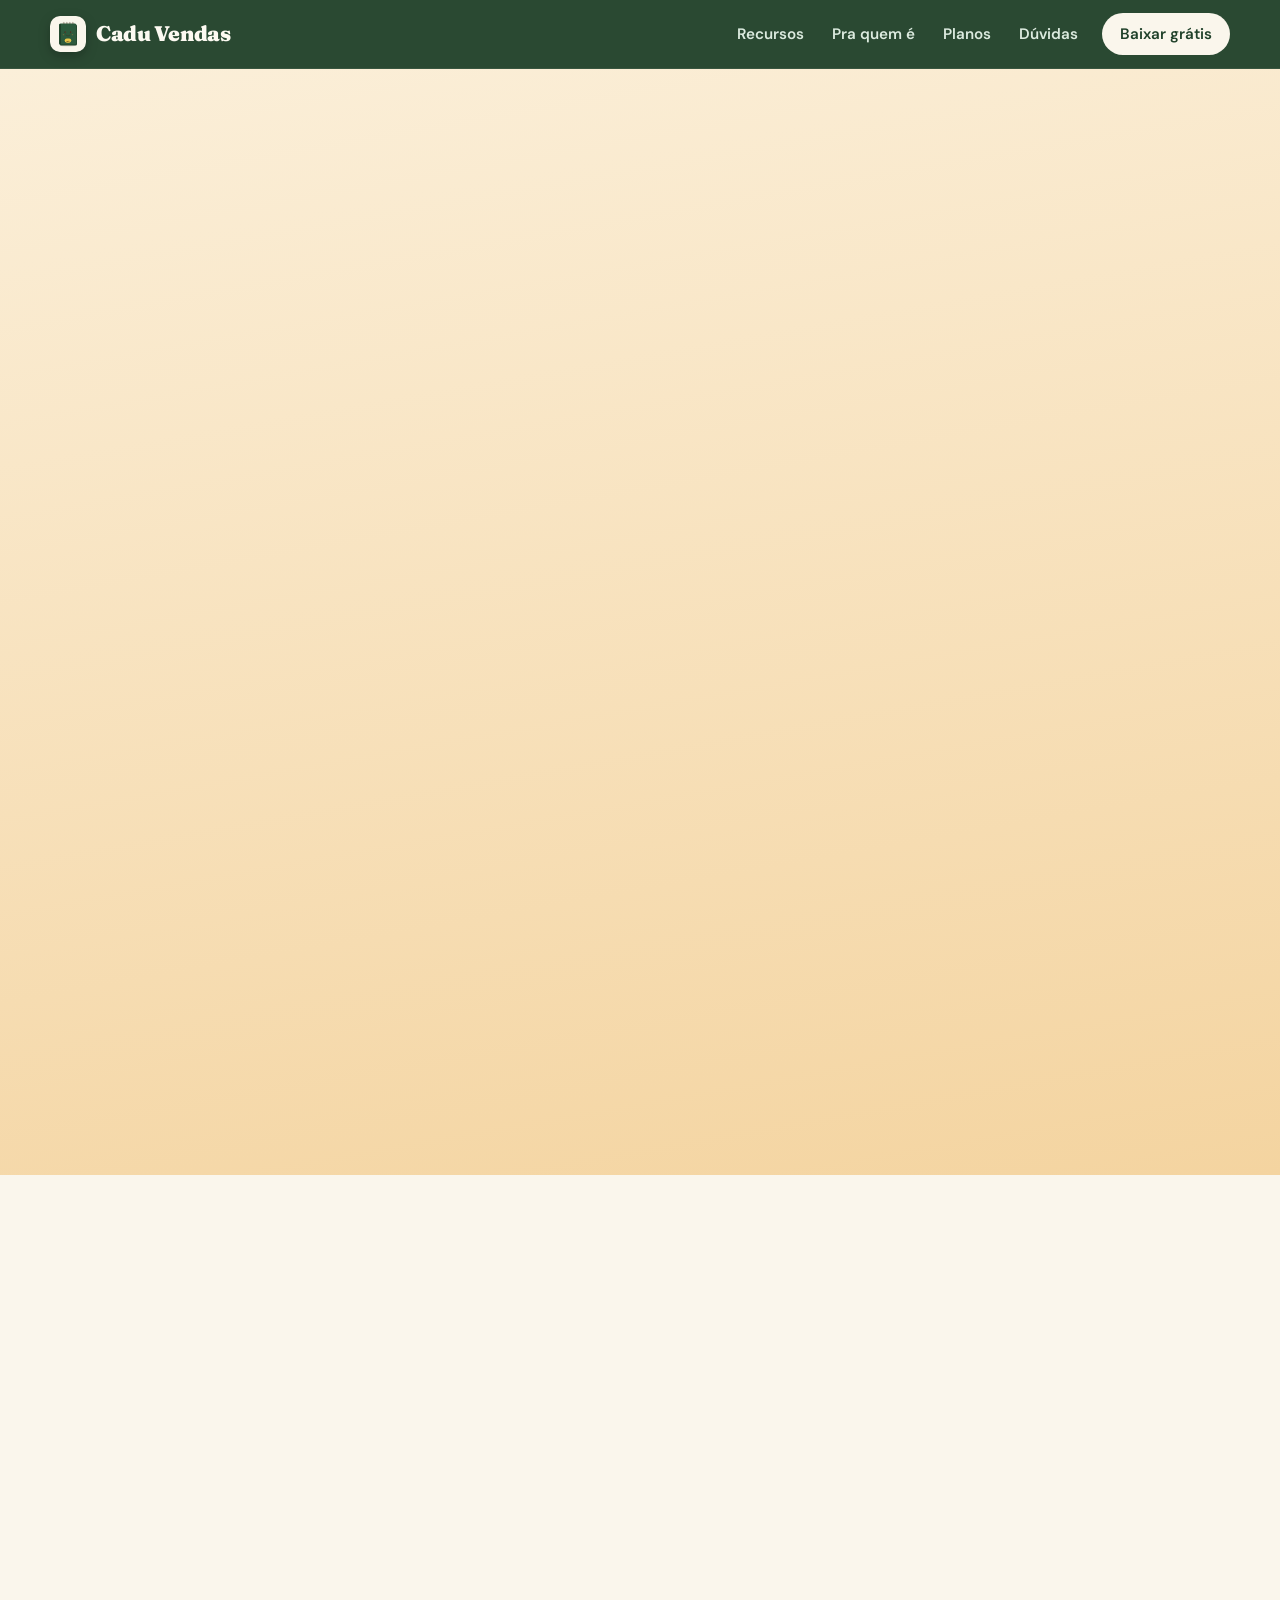
<file: fiado/index.html>
<!doctype html>
<html lang="pt-BR">
<head>
  <meta charset="utf-8">
  <meta name="viewport" content="width=device-width, initial-scale=1">
  <title>Caderno de fiado digital: saiba quem te deve | Cadu Vendas</title>
  <meta name="description" content="Anote o fiado no celular, saiba quem ficou de pagar e cobre pelo WhatsApp com a mensagem pronta e a sua chave Pix. Receba tudo, uma parte ou parcelado. Grátis.">
  <link rel="canonical" href="https://caduvendas.com.br/fiado/">
  <meta name="robots" content="index, follow, max-image-preview:large, max-snippet:-1">
  <meta name="theme-color" content="#1f4029">
  <meta name="color-scheme" content="light">
  <meta name="format-detection" content="telephone=no">

  <link rel="icon" href="../favicon.svg" type="image/svg+xml">
  <link rel="apple-touch-icon" href="../apple-touch-icon.png">
  <link rel="manifest" href="../site.webmanifest">

  <meta property="og:type" content="website">
  <meta property="og:site_name" content="Cadu Vendas">
  <meta property="og:locale" content="pt_BR">
  <meta property="og:url" content="https://caduvendas.com.br/fiado/">
  <meta property="og:title" content="Caderno de fiado digital — Cadu Vendas">
  <meta property="og:description" content="Saiba quem ficou de pagar e cobre pelo WhatsApp com um toque, já com a sua chave Pix. Grátis para Android.">
  <meta property="og:image" content="https://caduvendas.com.br/assets/img/og/cadu-vendas.png">
  <meta property="og:image:type" content="image/png">
  <meta property="og:image:width" content="1200">
  <meta property="og:image:height" content="627">
  <meta property="og:image:alt" content="Cadu Vendas: vendas em dois toques, pedidos, fiado com cobrança pelo WhatsApp e relatórios de lucro">
  <meta name="twitter:card" content="summary_large_image">
  <meta name="twitter:title" content="Caderno de fiado digital — Cadu Vendas">
  <meta name="twitter:description" content="Saiba quem ficou de pagar e cobre pelo WhatsApp com um toque, já com a sua chave Pix.">
  <meta name="twitter:image" content="https://caduvendas.com.br/assets/img/og/cadu-vendas.png">

  <link rel="preload" href="../assets/fonts/fraunces-latin-wght-normal.woff2" as="font" type="font/woff2" crossorigin>
  <link rel="preload" href="../assets/fonts/dm-sans-latin-wght-normal.woff2" as="font" type="font/woff2" crossorigin>
  <link rel="stylesheet" href="../assets/css/site.css?v=2">
  <script src="../assets/js/site.js?v=1" defer></script>

  <script type="application/ld+json">
  {
    "@context": "https://schema.org",
    "@graph": [
      {
        "@type": "WebPage",
        "@id": "https://caduvendas.com.br/fiado/#pagina",
        "url": "https://caduvendas.com.br/fiado/",
        "name": "Caderno de fiado digital: saiba quem te deve",
        "description": "Anote o fiado no celular, saiba quem ficou de pagar e cobre pelo WhatsApp com a mensagem pronta e a sua chave Pix. Receba tudo, uma parte ou parcelado.",
        "inLanguage": "pt-BR",
        "isPartOf": { "@type": "WebSite", "@id": "https://caduvendas.com.br/#site", "name": "Cadu Vendas", "url": "https://caduvendas.com.br/" },
        "about": { "@id": "https://caduvendas.com.br/#app" },
        "breadcrumb": { "@id": "https://caduvendas.com.br/fiado/#trilha" }
      },
      {
        "@type": "BreadcrumbList",
        "@id": "https://caduvendas.com.br/fiado/#trilha",
        "itemListElement": [
          { "@type": "ListItem", "position": 1, "name": "Início", "item": "https://caduvendas.com.br/" },
          { "@type": "ListItem", "position": 2, "name": "Controle de fiado", "item": "https://caduvendas.com.br/fiado/" }
        ]
      },
      {
        "@type": "FAQPage",
        "@id": "https://caduvendas.com.br/fiado/#duvidas",
        "mainEntity": [
          {
            "@type": "Question",
            "name": "O cliente recebe alguma mensagem automática?",
            "acceptedAnswer": { "@type": "Answer", "text": "Não. O Cadu abre o seu WhatsApp com a mensagem de cobrança pronta, e quem decide enviar é você." }
          },
          {
            "@type": "Question",
            "name": "Dá pra receber só uma parte do fiado?",
            "acceptedAnswer": { "@type": "Answer", "text": "Dá. Registre o valor recebido, com a forma de pagamento e a data, e o Cadu mostra quanto ainda falta." }
          },
          {
            "@type": "Question",
            "name": "O controle de fiado é pago?",
            "acceptedAnswer": { "@type": "Answer", "text": "Não. Anotar o fiado, cobrar pelo WhatsApp e registrar o recebimento fazem parte do plano grátis do Cadu Vendas." }
          },
          {
            "@type": "Question",
            "name": "E se eu trocar de celular?",
            "acceptedAnswer": { "@type": "Answer", "text": "Exporte um backup em arquivo e importe no aparelho novo, ou use o backup na nuvem do Premium. A lista de quem deve vai junto." }
          }
        ]
      }
    ]
  }
  </script>
</head>
<body>
  <!-- ícones do site e dos mockups — o mesmo bloco em todas as páginas -->
  <svg xmlns="http://www.w3.org/2000/svg" width="0" height="0" style="position:absolute" aria-hidden="true">
    <symbol id="ic-home" viewBox="0 0 24 24"><path d="M3 10.5 12 3l9 7.5" fill="none" stroke-width="1.9" stroke-linecap="round" stroke-linejoin="round"/><path d="M5.5 9.5V20h13V9.5" fill="none" stroke-width="1.9" stroke-linecap="round" stroke-linejoin="round"/><path d="M10 20v-5.5h4V20" fill="none" stroke-width="1.9" stroke-linecap="round" stroke-linejoin="round"/></symbol>
    <symbol id="ic-orders" viewBox="0 0 24 24"><path d="M4 7.5 12 3l8 4.5v9L12 21l-8-4.5z" fill="none" stroke-width="1.9" stroke-linejoin="round"/><path d="M4 7.5 12 12l8-4.5M12 12v9" fill="none" stroke-width="1.9" stroke-linejoin="round"/></symbol>
    <symbol id="ic-catalog" viewBox="0 0 24 24"><path d="M3.5 12.5 11 20a2 2 0 0 0 2.8 0l6.2-6.2a2 2 0 0 0 0-2.8L12.5 3.5H6a2.5 2.5 0 0 0-2.5 2.5z" fill="none" stroke-width="1.9" stroke-linejoin="round"/><circle cx="8.3" cy="8.3" r="1.4" fill="currentColor" stroke="none"/></symbol>
    <symbol id="ic-reports" viewBox="0 0 24 24"><path d="M4 20h16" stroke-width="1.9" stroke-linecap="round"/><path d="M7 20v-6M12 20V9M17 20V4.5" stroke-width="1.9" stroke-linecap="round"/></symbol>
    <symbol id="ic-profile" viewBox="0 0 24 24"><circle cx="12" cy="8" r="3.6" fill="none" stroke-width="1.9"/><path d="M5 20c1.2-3.4 3.9-5 7-5s5.8 1.6 7 5" fill="none" stroke-width="1.9" stroke-linecap="round"/></symbol>
    <symbol id="ic-eye" viewBox="0 0 24 24"><path d="M2.5 12S6 5.8 12 5.8 21.5 12 21.5 12 18 18.2 12 18.2 2.5 12 2.5 12z" fill="none" stroke-width="1.8"/><circle cx="12" cy="12" r="2.8" fill="none" stroke-width="1.8"/></symbol>
    <symbol id="ic-bag" viewBox="0 0 24 24"><path d="M5.5 8h13l-1 12.5h-11z" fill="none" stroke-width="1.8" stroke-linejoin="round"/><path d="M9 10.5V6.5a3 3 0 0 1 6 0v4" fill="none" stroke-width="1.8" stroke-linecap="round"/></symbol>
    <symbol id="ic-cash" viewBox="0 0 24 24"><rect x="2.5" y="6" width="19" height="12" rx="2" fill="none" stroke-width="1.8"/><circle cx="12" cy="12" r="2.8" fill="none" stroke-width="1.8"/><path d="M6 12h.01M18 12h.01" stroke-width="2.2" stroke-linecap="round"/></symbol>
    <symbol id="ic-pix" viewBox="0 0 24 24"><path d="M12 2.8 21.2 12 12 21.2 2.8 12z" fill="none" stroke-width="1.8" stroke-linejoin="round"/><path d="M8.5 12 12 8.5l3.5 3.5L12 15.5z" fill="none" stroke-width="1.6" stroke-linejoin="round"/></symbol>
    <symbol id="ic-card" viewBox="0 0 24 24"><rect x="2.5" y="5.5" width="19" height="13" rx="2.2" fill="none" stroke-width="1.8"/><path d="M2.5 9.8h19" stroke-width="1.8"/><path d="M6 15h4" stroke-width="1.8" stroke-linecap="round"/></symbol>
    <symbol id="ic-fiado" viewBox="0 0 24 24"><path d="M12 6.5v-3M8 5l1.2 1.8M16 5l-1.2 1.8" stroke-width="1.7" stroke-linecap="round"/><path d="M4 13.5c2.5-2 4.5-2 6.5-.5h3a1.4 1.4 0 0 1 0 2.8h-3.4" fill="none" stroke-width="1.7" stroke-linecap="round" stroke-linejoin="round"/><path d="M13 17.5h4.2c1.9-1 2.8-2.4 3.3-3.8" fill="none" stroke-width="1.7" stroke-linecap="round"/></symbol>
    <symbol id="ic-check" viewBox="0 0 24 24"><path d="M4.5 12.5 10 18 19.5 6.5" fill="none" stroke-width="2.2" stroke-linecap="round" stroke-linejoin="round"/></symbol>
    <symbol id="ic-fwd" viewBox="0 0 24 24"><path d="M9 5.5 15.5 12 9 18.5" fill="none" stroke-width="2" stroke-linecap="round" stroke-linejoin="round"/></symbol>
    <symbol id="ic-back" viewBox="0 0 24 24"><path d="M15 5.5 8.5 12 15 18.5" fill="none" stroke-width="2" stroke-linecap="round" stroke-linejoin="round"/></symbol>
    <symbol id="ic-clock" viewBox="0 0 24 24"><circle cx="12" cy="12" r="8.5" fill="none" stroke-width="1.8"/><path d="M12 7.5V12l3 2" fill="none" stroke-width="1.8" stroke-linecap="round"/></symbol>
    <symbol id="ic-share" viewBox="0 0 24 24"><circle cx="6" cy="12" r="2.6" fill="none" stroke-width="1.8"/><circle cx="17.5" cy="5.5" r="2.6" fill="none" stroke-width="1.8"/><circle cx="17.5" cy="18.5" r="2.6" fill="none" stroke-width="1.8"/><path d="m8.4 10.8 6.8-4M8.4 13.2l6.8 4" stroke-width="1.8"/></symbol>
    <symbol id="ic-trophy" viewBox="0 0 24 24"><path d="M8 4h8v5a4 4 0 0 1-8 0z" fill="none" stroke-width="1.8" stroke-linejoin="round"/><path d="M8 5.5H4.5v1A3.5 3.5 0 0 0 8 10M16 5.5h3.5v1A3.5 3.5 0 0 1 16 10" fill="none" stroke-width="1.8"/><path d="M12 13v3.5M8.5 20h7M12 16.5c-1.4 0-2 1.2-2.4 3.5h4.8c-.4-2.3-1-3.5-2.4-3.5z" fill="none" stroke-width="1.8" stroke-linejoin="round"/></symbol>
    <symbol id="ic-whats" viewBox="0 0 24 24"><path d="M12 3.5a8.5 8.5 0 0 0-7.3 12.8L3.5 20.5l4.3-1.1A8.5 8.5 0 1 0 12 3.5z" fill="none" stroke-width="1.8" stroke-linejoin="round"/><path d="M9 8.8c-.4 2.5 3.7 6.6 6.2 6.2l.4-1.7-2-.9-.9.7c-1-.5-1.6-1.1-2-2l.7-.9-.9-2z" fill="currentColor" stroke="none"/></symbol>
    <symbol id="ic-arrowup" viewBox="0 0 24 24"><path d="M12 19V5.5M6.5 11 12 5.5 17.5 11" fill="none" stroke-width="2.1" stroke-linecap="round" stroke-linejoin="round"/></symbol>
    <symbol id="ic-cart" viewBox="0 0 24 24"><path d="M3 4h2.2l2.3 11.5h10.6L21 7.5H6" fill="none" stroke-width="1.9" stroke-linecap="round" stroke-linejoin="round"/><circle cx="9.5" cy="19.5" r="1.6" fill="currentColor" stroke="none"/><circle cx="16.5" cy="19.5" r="1.6" fill="currentColor" stroke="none"/></symbol>
    <symbol id="ic-close" viewBox="0 0 24 24"><path d="M6 6l12 12M18 6 6 18" stroke-width="2.1" stroke-linecap="round"/></symbol>
    <symbol id="ic-lock" viewBox="0 0 24 24"><rect x="5" y="10.5" width="14" height="10" rx="2.2" fill="none" stroke-width="1.9"/><path d="M8.5 10.5V7.5a3.5 3.5 0 0 1 7 0v3" fill="none" stroke-width="1.9" stroke-linecap="round"/></symbol>
    <symbol id="sb" viewBox="0 0 42 15"><path d="M1 8.5h2v3H1zM4.5 6.5h2v5h-2zM8 4.5h2v7H8zM11.5 2.5h2v9h-2z" fill="currentColor" stroke="none"/><path d="M20.5 5.2a7.4 7.4 0 0 0-9 0l1.2 1.5a5.5 5.5 0 0 1 6.6 0zM19 7.6a4.4 4.4 0 0 0-6 0l1.2 1.5a2.5 2.5 0 0 1 3.6 0zM16 10.4l1-1.2a1.6 1.6 0 0 0-2 0z" fill="currentColor" stroke="none"/><rect x="24" y="3.5" width="16" height="8" rx="2.4" fill="none" stroke="currentColor" stroke-width="1.4"/><rect x="25.5" y="5" width="10" height="5" rx="1.2" fill="currentColor" stroke="none"/><path d="M41 6v3" stroke="currentColor" stroke-width="1.6" stroke-linecap="round"/></symbol>
    <symbol id="star4" viewBox="0 0 40 40"><path d="M20 0l4.5 15.5L40 20l-15.5 4.5L20 40l-4.5-15.5L0 20l15.5-4.5z" fill="currentColor" stroke="none"/></symbol>
    <symbol id="i-play" viewBox="0 0 24 24"><path d="M7 4.2 19.5 12 7 19.8z" fill="currentColor" stroke="none"/></symbol>
    <symbol id="i-arrow" viewBox="0 0 24 24"><path d="M4.5 12h14.5M13.5 6.5 19 12l-5.5 5.5" fill="none" stroke-width="2" stroke-linecap="round" stroke-linejoin="round"/></symbol>
    <symbol id="i-menu" viewBox="0 0 24 24"><path d="M4 7h16M4 12h16M4 17h16" stroke-width="2" stroke-linecap="round"/></symbol>
    <symbol id="i-cake" viewBox="0 0 24 24"><g fill="none" stroke-width="1.9" stroke-linecap="round" stroke-linejoin="round"><path d="M4 20.5h16"/><path d="M5.5 20.5v-7a2 2 0 0 1 2-2h9a2 2 0 0 1 2 2v7"/><path d="M5.5 15.5c1.1.9 2.2.9 3.3 0s2.2-.9 3.2 0 2.2.9 3.2 0 2.2-.9 3.3 0"/><path d="M12 11.5V8"/><path d="M12 5.8c.9-.8 1.1-1.6 0-2.8-1.1 1.2-.9 2 0 2.8z"/></g></symbol>
    <symbol id="i-scissors" viewBox="0 0 24 24"><g fill="none" stroke-width="1.9" stroke-linecap="round" stroke-linejoin="round"><circle cx="6" cy="6.5" r="2.8"/><circle cx="6" cy="17.5" r="2.8"/><path d="M20 4.5 8.2 15.8M14.3 13.7 20 19.5M8.2 8.2 11.5 11.5"/></g></symbol>
    <symbol id="i-wrench" viewBox="0 0 24 24"><path d="M14.8 6.2a4.4 4.4 0 0 0-5.9 5.5L3.8 16.8a2 2 0 0 0 2.8 2.8l5.1-5.1a4.4 4.4 0 0 0 5.5-5.9l-2.7 2.7-2.4-.4-.4-2.4z" fill="none" stroke-width="1.9" stroke-linejoin="round"/></symbol>
    <symbol id="i-offline" viewBox="0 0 24 24"><g fill="none" stroke-width="1.9" stroke-linecap="round" stroke-linejoin="round"><path d="M3 3l18 18"/><path d="M8.8 16.3a4.6 4.6 0 0 1 6.4 0"/><path d="M5.3 12.8a9.5 9.5 0 0 1 4.3-2.4"/><path d="M18.7 12.8a9.5 9.5 0 0 0-1.9-1.4"/><path d="M2 9.2a14.4 14.4 0 0 1 3.8-2.5"/><path d="M22 9.2A14.4 14.4 0 0 0 10.8 5.5"/></g><circle cx="12" cy="19.6" r="1.3" fill="currentColor" stroke="none"/></symbol>
    <symbol id="i-cloud" viewBox="0 0 24 24"><path d="M17.5 19H7.8a5.3 5.3 0 1 1 1.5-10.4A6.3 6.3 0 0 1 21 11.3 3.9 3.9 0 0 1 17.5 19z" fill="none" stroke-width="1.9" stroke-linejoin="round"/></symbol>
    <symbol id="i-heart" viewBox="0 0 24 24"><path d="M12 20s-7.8-4.7-7.8-10.3A4.3 4.3 0 0 1 12 7.2a4.3 4.3 0 0 1 7.8 2.5C19.8 15.3 12 20 12 20z" fill="none" stroke-width="1.9" stroke-linejoin="round"/></symbol>
    <symbol id="i-image" viewBox="0 0 24 24"><g fill="none" stroke-width="1.9" stroke-linecap="round" stroke-linejoin="round"><rect x="3.5" y="4.5" width="17" height="15" rx="2.5"/><circle cx="9" cy="10" r="1.8"/><path d="m20.5 16-4.5-4.5L6 19.5"/></g></symbol>
    <symbol id="i-receipt" viewBox="0 0 24 24"><g fill="none" stroke-width="1.9" stroke-linecap="round" stroke-linejoin="round"><path d="M6 3.5h12v17l-2.4-1.5-2 1.5-1.6-1.5-1.6 1.5-2-1.5L6 20.5z"/><path d="M9 8h6M9 11.5h6M9 15h3.5"/></g></symbol>
    <symbol id="i-bell" viewBox="0 0 24 24"><g fill="none" stroke-width="1.9" stroke-linecap="round" stroke-linejoin="round"><path d="M6 16.5V11a6 6 0 0 1 12 0v5.5l1.5 2h-15z"/><path d="M10 21h4"/></g></symbol>
    <symbol id="i-calendar" viewBox="0 0 24 24"><g fill="none" stroke-width="1.9" stroke-linecap="round" stroke-linejoin="round"><rect x="3.5" y="5" width="17" height="15.5" rx="2.5"/><path d="M3.5 10h17M8 3v4M16 3v4"/></g></symbol>
    <symbol id="i-repeat" viewBox="0 0 24 24"><g fill="none" stroke-width="1.9" stroke-linecap="round" stroke-linejoin="round"><path d="M17 2.5 20.5 6 17 9.5"/><path d="M3.5 11.5V10a4 4 0 0 1 4-4h13"/><path d="M7 21.5 3.5 18 7 14.5"/><path d="M20.5 12.5V14a4 4 0 0 1-4 4h-13"/></g></symbol>
    <symbol id="i-users" viewBox="0 0 24 24"><g fill="none" stroke-width="1.9" stroke-linecap="round" stroke-linejoin="round"><circle cx="9" cy="8" r="3.5"/><path d="M2.5 20c.9-3.3 3.4-5 6.5-5s5.6 1.7 6.5 5"/><path d="M16 4.8a3.5 3.5 0 0 1 0 6.4M18.5 15.3c1.4.8 2.4 2.4 3 4.7"/></g></symbol>
    <symbol id="i-sync" viewBox="0 0 24 24"><g fill="none" stroke-width="1.9" stroke-linecap="round" stroke-linejoin="round"><path d="M20 11a8 8 0 0 0-14.3-4.9L4 8"/><path d="M4 3.5V8h4.5"/><path d="M4 13a8 8 0 0 0 14.3 4.9L20 16"/><path d="M20 20.5V16h-4.5"/></g></symbol>
    <symbol id="i-calc" viewBox="0 0 24 24"><g fill="none" stroke-width="1.9" stroke-linecap="round" stroke-linejoin="round"><rect x="5" y="2.5" width="14" height="19" rx="2.5"/><path d="M8.5 6.5h7v3h-7z"/></g><path d="M8.7 13.2h.01M12 13.2h.01M15.3 13.2h.01M8.7 16.8h.01M12 16.8h.01M15.3 16.8h.01" fill="none" stroke-width="2.4" stroke-linecap="round"/></symbol>
    <symbol id="i-qr" viewBox="0 0 24 24"><g fill="none" stroke-width="1.9" stroke-linecap="round" stroke-linejoin="round"><rect x="3.5" y="3.5" width="6" height="6" rx="1"/><rect x="14.5" y="3.5" width="6" height="6" rx="1"/><rect x="3.5" y="14.5" width="6" height="6" rx="1"/><path d="M14.5 14.5h2.5v2.5M20.5 14.5v.01M14.5 20.5h.01M17.5 17.5h3v3h-3z"/></g></symbol>
    <symbol id="i-percent" viewBox="0 0 24 24"><g fill="none" stroke-width="1.9" stroke-linecap="round" stroke-linejoin="round"><path d="M19 5 5 19"/><circle cx="6.5" cy="6.5" r="2.5"/><circle cx="17.5" cy="17.5" r="2.5"/></g></symbol>
    <symbol id="i-mail" viewBox="0 0 24 24"><g fill="none" stroke-width="1.9" stroke-linecap="round" stroke-linejoin="round"><rect x="3" y="5" width="18" height="14" rx="2.5"/><path d="m3.5 6.5 8.5 6.5 8.5-6.5"/></g></symbol>
    <symbol id="i-download" viewBox="0 0 24 24"><g fill="none" stroke-width="1.9" stroke-linecap="round" stroke-linejoin="round"><path d="M12 3.5v11.5M7 10l5 5 5-5"/><path d="M4.5 20h15"/></g></symbol>
    <symbol id="i-box-edit" viewBox="0 0 24 24"><g fill="none" stroke-width="1.9" stroke-linecap="round" stroke-linejoin="round"><path d="M4 20.5h4L19 9.5a2.8 2.8 0 0 0-4-4L4 16.5z"/><path d="M13.5 7 17 10.5"/></g></symbol>
    <symbol id="i-tap" viewBox="0 0 24 24"><g fill="none" stroke-width="1.9" stroke-linecap="round" stroke-linejoin="round"><path d="M9 11.5V5a1.8 1.8 0 0 1 3.6 0v5.5"/><path d="M12.6 10V8.8a1.8 1.8 0 0 1 3.6 0v2"/><path d="M16.2 10.8a1.8 1.8 0 0 1 3.3 1V15a6.5 6.5 0 0 1-6.5 6.5h-.6a6.5 6.5 0 0 1-5.2-2.6L4 14.6a1.8 1.8 0 0 1 2.7-2.3L9 14.5"/></g></symbol>
  </svg>

  <a class="skip-link" href="#conteudo">Pular para o conteúdo</a>

  <header class="site-header">
    <div class="wrap site-header__in">
      <a class="brand" href="../" aria-label="Cadu Vendas — página inicial">
        <img src="../favicon.svg" alt="" width="36" height="36">
        <span>Cadu Vendas</span>
      </a>
      <button class="nav-toggle" type="button" aria-expanded="false" aria-controls="menu" aria-label="Abrir menu">
        <svg class="i i-open" aria-hidden="true"><use href="#i-menu"/></svg>
        <svg class="i i-close" aria-hidden="true"><use href="#ic-close"/></svg>
      </button>
      <nav class="nav" id="menu" aria-label="Principal" data-open="false">
        <a href="../#recursos">Recursos</a>
        <a href="../#pra-quem-e">Pra quem é</a>
        <a href="../#planos">Planos</a>
        <a href="../#duvidas">Dúvidas</a>
        <a class="btn" href="https://play.google.com/store/apps/details?id=com.cadernodevendas&amp;referrer=utm_source%3Dcaduvendas.com.br%26utm_medium%3Dsite%26utm_campaign%3Dfiado" target="_blank" rel="noopener">Baixar grátis<span class="sr-only"> (abre em nova aba)</span></a>
      </nav>
    </div>
  </header>

  <main id="conteudo">
    <section class="sec page-hero bg-ocre" aria-labelledby="titulo">
      <div class="wrap split">
        <div class="split__text">
          <nav aria-label="Trilha de navegação">
            <ol class="breadcrumb"><li><a href="../">Início</a></li><li><span aria-current="page">Controle de fiado</span></li></ol>
          </nav>
          <p class="eyebrow">Controle de fiado</p>
          <h1 id="titulo" class="h1 h1--page">Caderno de fiado digital, sem constrangimento</h1>
          <p class="lead">Saiba quem ficou de pagar, quanto e desde quando — e cobre pelo WhatsApp com um toque, já com a sua chave Pix na mensagem.</p>
          <div class="cta-row">
            <a class="btn-play" href="https://play.google.com/store/apps/details?id=com.cadernodevendas&amp;referrer=utm_source%3Dcaduvendas.com.br%26utm_medium%3Dsite%26utm_campaign%3Dfiado" target="_blank" rel="noopener">
              <span class="btn-play__ic"><svg class="i" aria-hidden="true"><use href="#i-play"/></svg></span>
              <span class="btn-play__txt"><small>Baixe grátis na</small><b>Google Play</b></span>
            <span class="sr-only"> (abre em nova aba)</span></a>
          </div>
        </div>
        <div class="split__media">
          <div class="blob" style="background:rgba(255,255,255,.5)"></div>
          <svg class="spark" style="top:28px;left:6%;color:#c77423" width="34" height="34" aria-hidden="true"><use href="#star4"/></svg>
          <svg class="spark" style="top:120px;right:6%;color:#2d5a3d;opacity:.7" width="24" height="24" aria-hidden="true"><use href="#star4"/></svg>
          <div class="device" role="img" aria-label="Tela Pagamentos pendentes do Cadu Vendas: total de R$ 319,00 em fiado, clientes com botões de WhatsApp e Receber, e uma venda parcelada" data-nosnippet>
            <div class="phone" aria-hidden="true"><div class="m-screen">
              <span class="m-punch"></span>
              <div class="m-sb"><span>9:41</span><svg><use href="#sb"/></svg></div>
              <div class="m-pad m-row" style="padding-top:12px;gap:12px">
                <svg class="i" width="22" height="22"><use href="#ic-back"/></svg>
                <div class="m-title" style="font-size:24px">Pagamentos pendentes</div>
              </div>
              <div class="m-pad" style="margin-top:18px">
                <div class="m-row" style="background:#3b2410;border:1px solid var(--d-accent);border-radius:20px;padding:16px;gap:12px">
                  <span style="font-size:36px;line-height:1">📝</span>
                  <div style="flex:1">
                    <div class="m-cap c-muted" style="letter-spacing:1px">TOTAL PENDENTE</div>
                    <div class="m-money c-money" style="font-size:32px">R$ 319,00</div>
                    <div class="m-sub">R$ 139,00 pendente · R$ 180,00 parcelado</div>
                  </div>
                </div>
              </div>
              <div class="m-pad" style="margin-top:16px;display:flex;flex-direction:column;gap:8px">
                <div class="m-sec" style="padding:0 8px;margin-bottom:2px">PENDENTES</div>
                <div class="m-card" style="padding:16px">
                  <div class="m-row" style="gap:12px">
                    <span class="m-avatar m-avatar--sm">C</span>
                    <div style="flex:1"><div style="font-size:16px;font-weight:700">Carla Mendes</div><div class="m-cap c-muted">2 vendas · desde 5 ago</div></div>
                    <span class="m-money c-money" style="font-size:18px">R$ 74,00</span>
                  </div>
                  <div class="m-row" style="gap:8px;margin-top:14px">
                    <div class="m-btn m-btn--outline" style="flex:1"><svg class="i" width="18" height="18"><use href="#ic-whats"/></svg> WhatsApp</div>
                    <div class="m-btn" style="flex:1">Receber</div>
                  </div>
                </div>
                <div class="m-card" style="padding:16px">
                  <div class="m-row" style="gap:12px">
                    <span class="m-avatar m-avatar--sm">R</span>
                    <div style="flex:1"><div style="font-size:16px;font-weight:700">Rafael Lima</div><div class="m-cap c-muted">1 venda · desde 12 ago</div></div>
                    <span class="m-money c-money" style="font-size:18px">R$ 65,00</span>
                  </div>
                  <div class="m-row" style="gap:8px;margin-top:14px">
                    <div class="m-btn m-btn--outline" style="flex:1"><svg class="i" width="18" height="18"><use href="#ic-whats"/></svg> WhatsApp</div>
                    <div class="m-btn" style="flex:1">Receber</div>
                  </div>
                </div>
                <div class="m-sec" style="padding:0 8px;margin-top:10px;margin-bottom:2px">PARCELADOS</div>
                <div class="m-card" style="padding:16px">
                  <div class="m-row" style="gap:12px">
                    <span class="m-avatar m-avatar--sm">A</span>
                    <div style="flex:1"><div style="font-size:16px;font-weight:700">Ana Beatriz</div><div class="m-cap c-muted">Bolo de casamento · 4×</div></div>
                    <span class="m-money c-money" style="font-size:18px">R$ 180,00</span>
                  </div>
                  <div class="m-row m-between" style="margin-top:12px;background:var(--d-sunken);border-radius:12px;padding:10px 12px">
                    <span style="font-size:14px;font-weight:700">Parcela 2 de 4</span>
                    <span class="m-cap c-muted">vence 20 ago</span>
                    <span class="m-money c-money" style="font-size:16px">R$ 45,00</span>
                  </div>
                  <div class="m-row" style="gap:8px;margin-top:12px">
                    <div class="m-btn m-btn--outline" style="flex:1"><svg class="i" width="18" height="18"><use href="#ic-whats"/></svg> WhatsApp</div>
                    <div class="m-btn" style="flex:1">Receber parcela</div>
                  </div>
                </div>
              </div>
            </div></div>
          </div>
        </div>
      </div>
    </section>

    <section class="sec bg-paper" aria-labelledby="t-como">
      <div class="wrap">
        <div class="sec-head">
          <p class="eyebrow">Como funciona</p>
          <h2 id="t-como" class="h2">Do fiado anotado <span class="hl">ao dinheiro no bolso</span></h2>
        </div>
        <ol class="steps">
          <li class="step">
            <h3>Anote a venda como fiado</h3>
            <p>Na hora de finalizar, escolha fiado. A venda entra na lista de quem deve, no nome do cliente.</p>
          </li>
          <li class="step">
            <h3>Cobre pelo WhatsApp</h3>
            <p>Um toque abre a conversa com a mensagem pronta, com o valor e a sua chave Pix.</p>
          </li>
          <li class="step">
            <h3>Marque quando receber</h3>
            <p>Recebeu tudo ou só uma parte? Registre com a forma de pagamento e a data.</p>
          </li>
        </ol>
      </div>
    </section>

    <section class="sec bg-paper-2" aria-label="Controle de fiado em detalhes">
      <div class="wrap prose">
        <h2>Por que tirar o fiado do caderno de papel</h2>
        <p>Fiado é venda: o produto saiu, o dinheiro ainda não entrou. No papel, é fácil perder a conta — a página rasga, o nome fica ilegível, a soma fica pra depois. No Cadu, cada venda fiado fica registrada com o cliente, o valor e a data, e o total pendente aparece logo na tela do Caixa.</p>

        <h2>Cobrança pelo WhatsApp, sem saia justa</h2>
        <p>Cobrar é a parte chata. Por isso o Cadu já deixa a mensagem pronta, educada e com a sua chave Pix, pra pessoa pagar na hora. Você só confere e envia pelo seu WhatsApp — o app não manda nada sozinho.</p>

        <h2>Pagamento parcial e venda parcelada</h2>
        <p>Nem todo mundo paga de uma vez. Registre um valor parcial e o Cadu mostra quanto ainda falta. Pra encomendas maiores, acompanhe cada parcela com o seu vencimento — como o bolo de casamento dividido em 4×.</p>

        <h2>Lembrete pra você não esquecer</h2>
        <p>Se quiser, ligue os lembretes em <strong>Perfil › Notificações</strong>. Eles são agendados no próprio celular, então funcionam mesmo sem internet — e ficam desligados até você decidir usar.</p>

        <div class="callout callout--ocre">
          <p><strong>Tudo isso é grátis.</strong> Anotar, cobrar e receber o fiado faz parte do plano grátis. No Premium, você ainda salva telefone e endereço dos clientes de sempre.</p>
        </div>
      </div>
    </section>

    <section class="sec bg-paper" aria-labelledby="t-duvidas">
      <div class="wrap">
        <div class="sec-head">
          <p class="eyebrow">Dúvidas</p>
          <h2 id="t-duvidas" class="h2">Perguntas sobre o <span class="hl">fiado</span></h2>
        </div>
        <div class="faq">
          <details>
            <summary>O cliente recebe alguma mensagem automática?</summary>
            <div class="faq__a"><p>Não. O Cadu abre o seu WhatsApp com a mensagem de cobrança pronta, e quem decide enviar é você.</p></div>
          </details>
          <details>
            <summary>Dá pra receber só uma parte do fiado?</summary>
            <div class="faq__a"><p>Dá. Registre o valor recebido, com a forma de pagamento e a data, e o Cadu mostra quanto ainda falta.</p></div>
          </details>
          <details>
            <summary>O controle de fiado é pago?</summary>
            <div class="faq__a"><p>Não. Anotar o fiado, cobrar pelo WhatsApp e registrar o recebimento fazem parte do plano grátis do Cadu Vendas.</p></div>
          </details>
          <details>
            <summary>E se eu trocar de celular?</summary>
            <div class="faq__a"><p>Exporte um backup em arquivo e importe no aparelho novo, ou use o backup na nuvem do <a href="../#planos">Premium</a>. A lista de quem deve vai junto.</p></div>
          </details>
        </div>
      </div>
    </section>

    <section class="sec bg-green cta-final" aria-labelledby="t-baixar">
      <svg class="spark" style="top:22%;left:12%;color:#e8c547" width="36" height="36" aria-hidden="true"><use href="#star4"/></svg>
      <svg class="spark" style="bottom:24%;right:13%;color:#a6e3b7" width="24" height="24" aria-hidden="true"><use href="#star4"/></svg>
      <div class="wrap">
        <h2 id="t-baixar" class="h2">Chega de fiado <span class="hl">esquecido</span></h2>
        <p class="lead">Baixe o Cadu Vendas e deixe o caderno de papel descansar.</p>
        <div class="cta-row">
          <a class="btn-play" href="https://play.google.com/store/apps/details?id=com.cadernodevendas&amp;referrer=utm_source%3Dcaduvendas.com.br%26utm_medium%3Dsite%26utm_campaign%3Dfiado" target="_blank" rel="noopener">
            <span class="btn-play__ic"><svg class="i" aria-hidden="true"><use href="#i-play"/></svg></span>
            <span class="btn-play__txt"><small>Baixe grátis na</small><b>Google Play</b></span>
          <span class="sr-only"> (abre em nova aba)</span></a>
        </div>
      </div>
    </section>

    <section class="sec bg-paper" aria-labelledby="t-mais">
      <div class="wrap">
        <div class="sec-head">
          <h2 id="t-mais" class="h2">Veja também</h2>
        </div>
        <ul class="related">
          <li><a href="../pix/"><span class="ic-tile"><svg class="i" aria-hidden="true"><use href="#ic-pix"/></svg></span><b>QR Code Pix na hora</b><span>Cobre no valor exato da venda, sem maquininha.</span></a></li>
          <li><a href="../pedidos/"><span class="ic-tile"><svg class="i" aria-hidden="true"><use href="#ic-orders"/></svg></span><b>Pedidos e encomendas</b><span>Atrasados, em andamento e entregues num olhar.</span></a></li>
          <li><a href="../precificacao/"><span class="ic-tile ic-tile--ocre"><svg class="i" aria-hidden="true"><use href="#i-calc"/></svg></span><b>Calculadora de preço</b><span>Descubra quanto cobrar com a margem certa.</span></a></li>
          <li><a href="../relatorios/"><span class="ic-tile ic-tile--gold"><svg class="i" aria-hidden="true"><use href="#ic-reports"/></svg></span><b>Relatórios e lucro</b><span>Veja quanto sobra de verdade no fim do mês.</span></a></li>
        </ul>
      </div>
    </section>
  </main>

  <footer class="site-footer">
    <div class="wrap">
      <div class="site-footer__grid">
        <div class="site-footer__brand">
          <a class="brand" href="../"><img src="../favicon.svg" alt="" width="36" height="36"><span>Cadu Vendas</span></a>
          <p class="site-footer__tag">Seu caderninho de vendas digital</p>
          <p class="site-footer__about">Vendas, pedidos, fiado e lucro — o caderninho digital de quem vende por conta própria.</p>
          <a class="btn-play" href="https://play.google.com/store/apps/details?id=com.cadernodevendas&amp;referrer=utm_source%3Dcaduvendas.com.br%26utm_medium%3Dsite%26utm_campaign%3Dfiado" target="_blank" rel="noopener">
            <span class="btn-play__ic"><svg class="i" aria-hidden="true"><use href="#i-play"/></svg></span>
            <span class="btn-play__txt"><small>Baixe grátis na</small><b>Google Play</b></span>
          <span class="sr-only"> (abre em nova aba)</span></a>
        </div>
        <nav aria-labelledby="f-recursos">
          <h2 id="f-recursos">Recursos</h2>
          <ul>
            <li><a href="../#venda-rapida">Venda rápida</a></li>
            <li><a href="../pix/">QR Code Pix</a></li>
            <li><a href="../fiado/" aria-current="page">Controle de fiado</a></li>
            <li><a href="../pedidos/">Pedidos e encomendas</a></li>
            <li><a href="../precificacao/">Calculadora de preço</a></li>
            <li><a href="../relatorios/">Relatórios e lucro</a></li>
          </ul>
        </nav>
        <nav aria-labelledby="f-cadu">
          <h2 id="f-cadu">O Cadu</h2>
          <ul>
            <li><a href="../#pra-quem-e">Pra quem é</a></li>
            <li><a href="../#planos">Planos</a></li>
            <li><a href="../#duvidas">Dúvidas frequentes</a></li>
            <li><a href="mailto:contato@caduvendas.com.br">Fale com a gente</a></li>
          </ul>
        </nav>
        <nav aria-labelledby="f-legal">
          <h2 id="f-legal">Legal</h2>
          <ul>
            <li><a href="../privacy.html">Política de Privacidade</a></li>
            <li><a href="../terms.html">Termos de Uso</a></li>
            <li><a href="../delete-account.html">Excluir conta e dados</a></li>
          </ul>
        </nav>
      </div>
      <div class="site-footer__bottom">
        <p>© 2026 Cadu Vendas · Feito no Brasil por Patrick Simões</p>
        <p>Google Play é uma marca da Google LLC.</p>
      </div>
    </div>
  </footer>
</body>
</html>
</file>
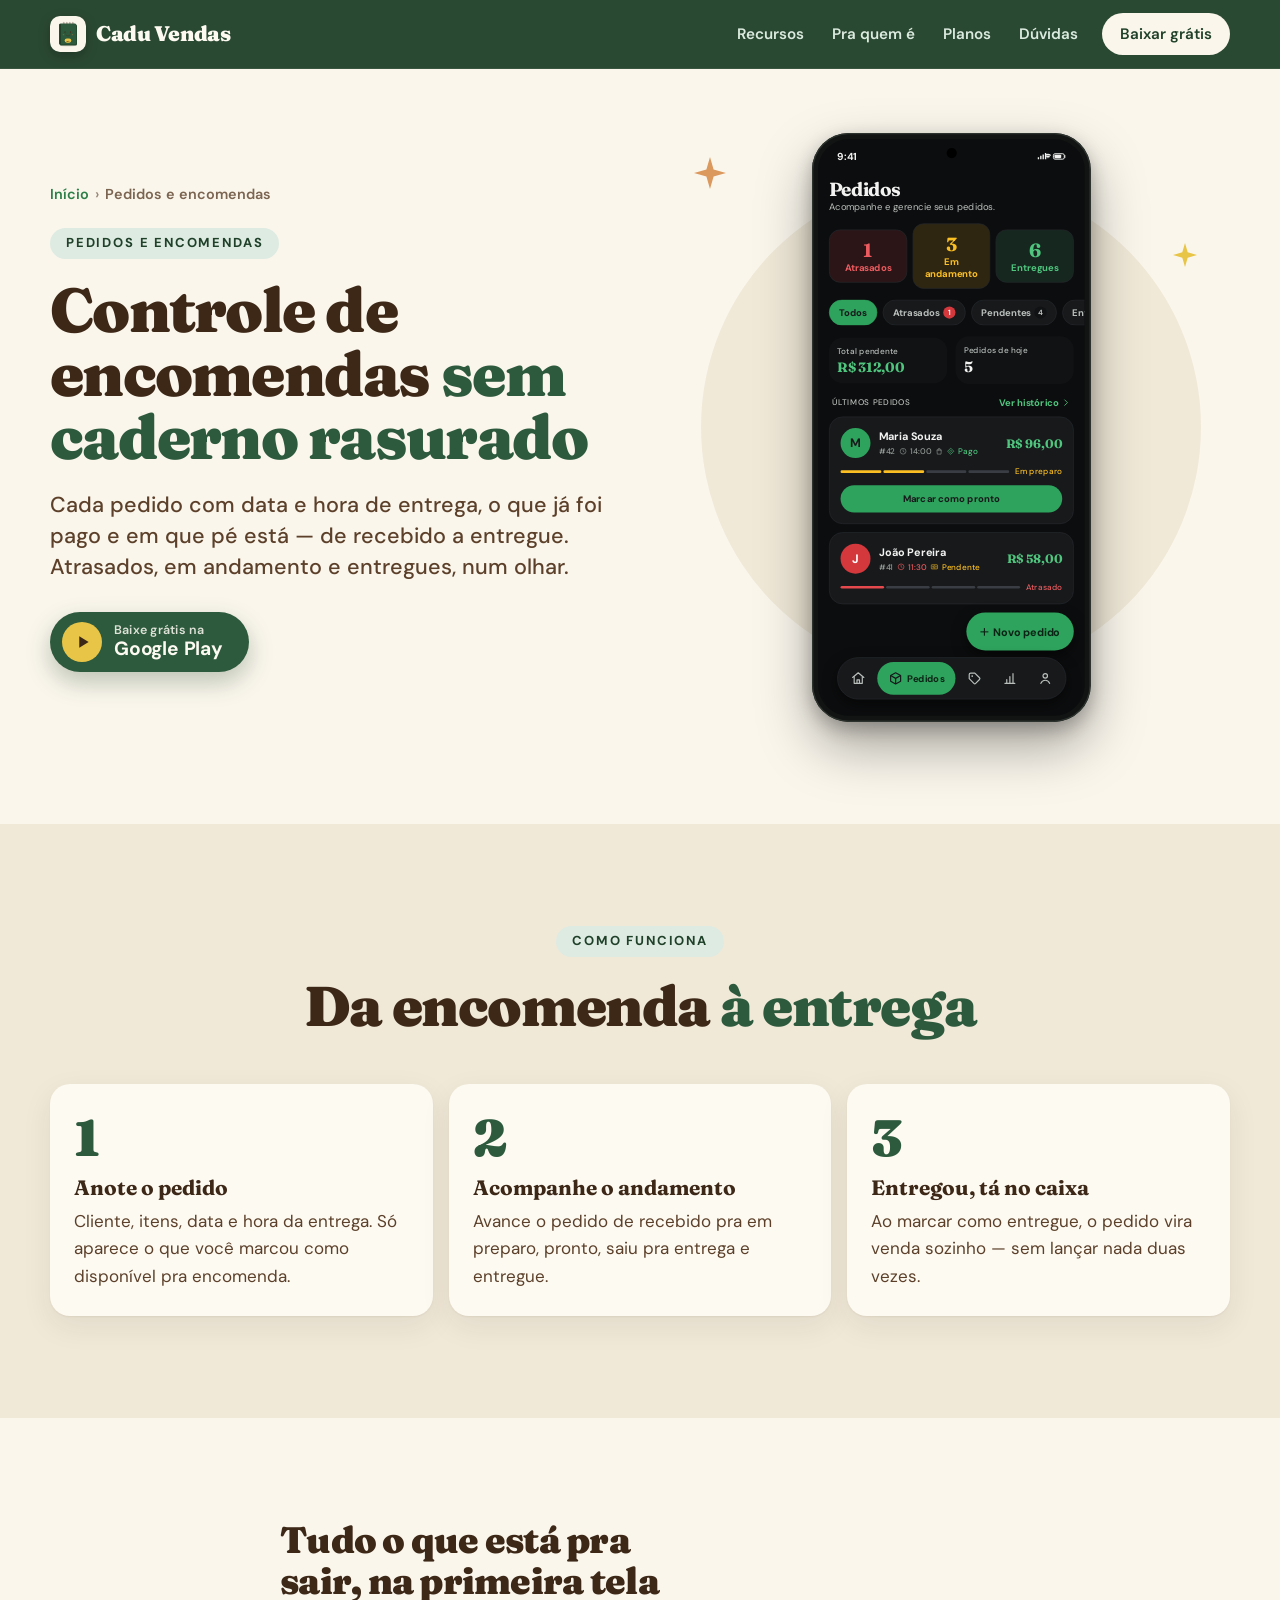
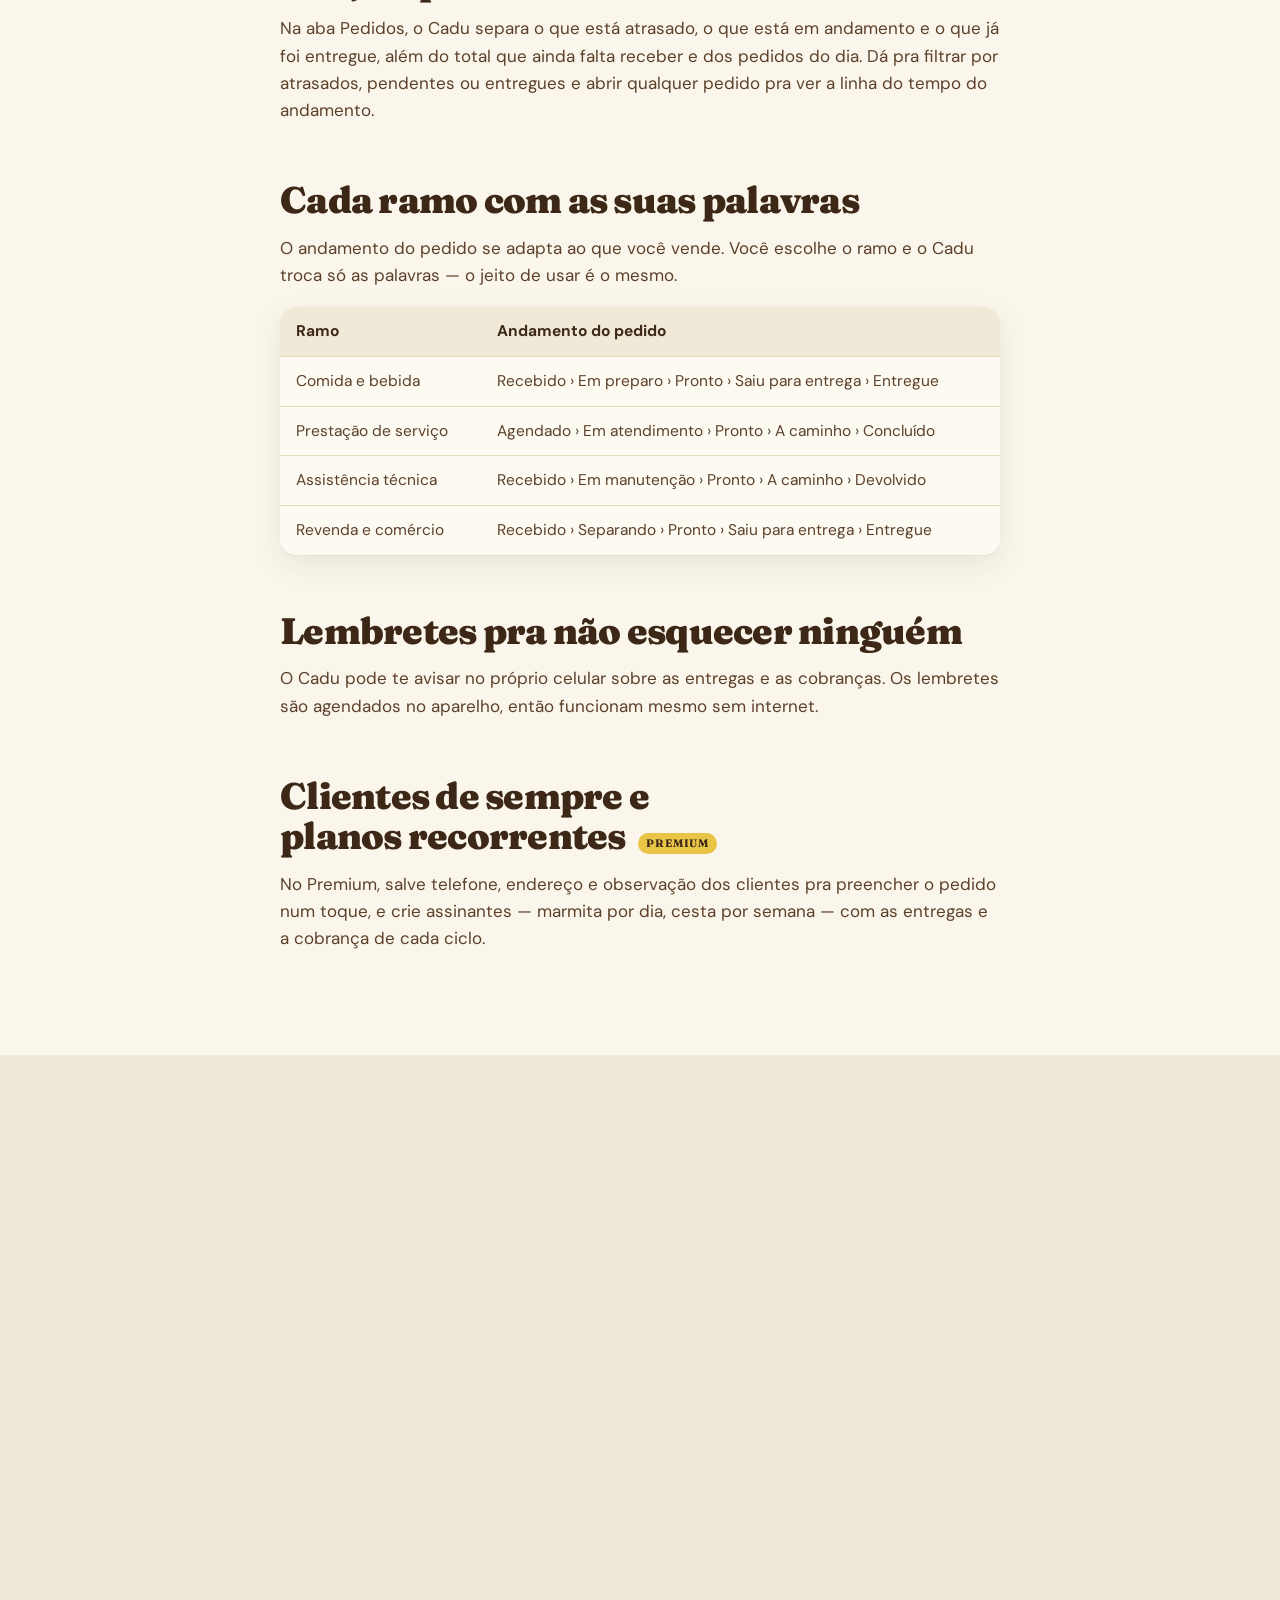
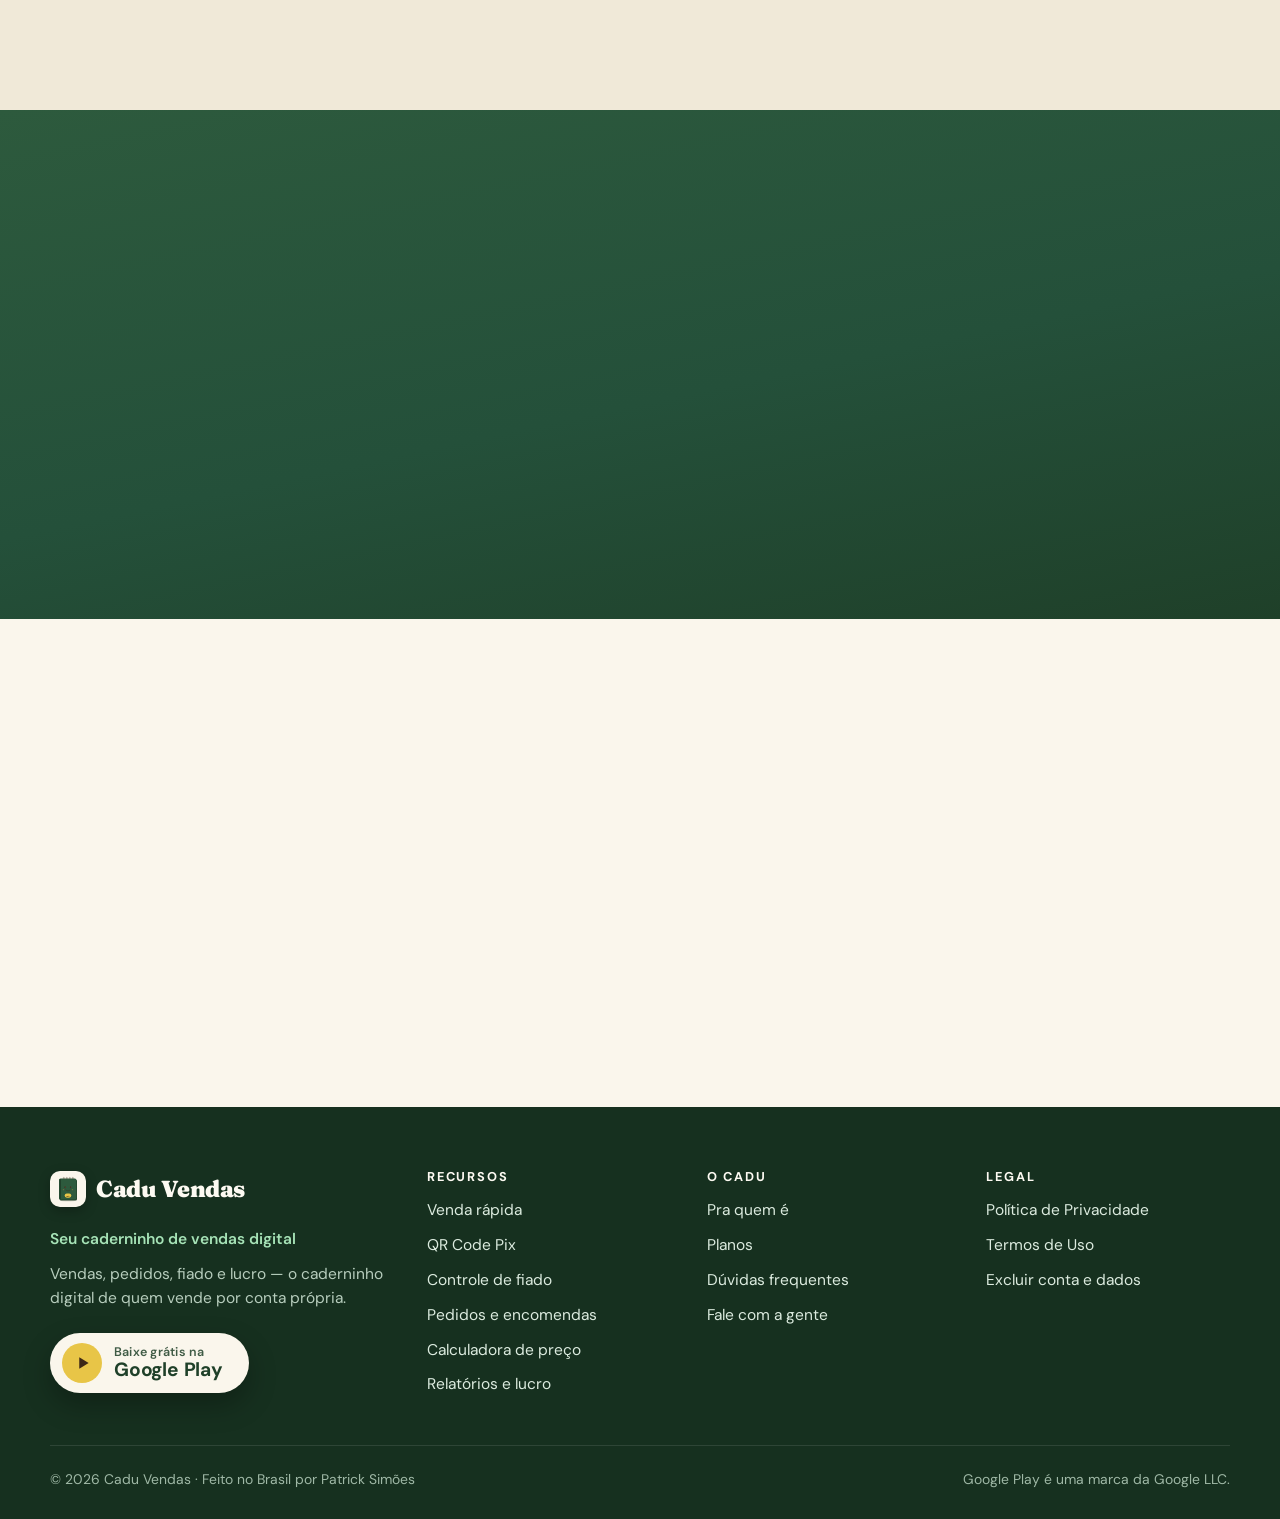
<file: pedidos/index.html>
<!doctype html>
<html lang="pt-BR">
<head>
  <meta charset="utf-8">
  <meta name="viewport" content="width=device-width, initial-scale=1">
  <title>Controle de pedidos e encomendas no celular | Cadu Vendas</title>
  <meta name="description" content="Organize encomendas com data e hora de entrega, andamento do pedido e pagamento pago ou pendente. Veja atrasados, em andamento e entregues num olhar. Grátis.">
  <link rel="canonical" href="https://caduvendas.com.br/pedidos/">
  <meta name="robots" content="index, follow, max-image-preview:large, max-snippet:-1">
  <meta name="theme-color" content="#1f4029">
  <meta name="color-scheme" content="light">
  <meta name="format-detection" content="telephone=no">

  <link rel="icon" href="../favicon.svg" type="image/svg+xml">
  <link rel="apple-touch-icon" href="../apple-touch-icon.png">
  <link rel="manifest" href="../site.webmanifest">

  <meta property="og:type" content="website">
  <meta property="og:site_name" content="Cadu Vendas">
  <meta property="og:locale" content="pt_BR">
  <meta property="og:url" content="https://caduvendas.com.br/pedidos/">
  <meta property="og:title" content="Controle de pedidos e encomendas — Cadu Vendas">
  <meta property="og:description" content="Atrasados, em andamento e entregues num olhar — com data de entrega, pagamento e lembretes no celular.">
  <meta property="og:image" content="https://caduvendas.com.br/assets/img/og/cadu-vendas.png">
  <meta property="og:image:type" content="image/png">
  <meta property="og:image:width" content="1200">
  <meta property="og:image:height" content="627">
  <meta property="og:image:alt" content="Cadu Vendas: vendas em dois toques, pedidos, fiado com cobrança pelo WhatsApp e relatórios de lucro">
  <meta name="twitter:card" content="summary_large_image">
  <meta name="twitter:title" content="Controle de pedidos e encomendas — Cadu Vendas">
  <meta name="twitter:description" content="Atrasados, em andamento e entregues num olhar — com data de entrega, pagamento e lembretes.">
  <meta name="twitter:image" content="https://caduvendas.com.br/assets/img/og/cadu-vendas.png">

  <link rel="preload" href="../assets/fonts/fraunces-latin-wght-normal.woff2" as="font" type="font/woff2" crossorigin>
  <link rel="preload" href="../assets/fonts/dm-sans-latin-wght-normal.woff2" as="font" type="font/woff2" crossorigin>
  <link rel="stylesheet" href="../assets/css/site.css?v=2">
  <script src="../assets/js/site.js?v=1" defer></script>

  <script type="application/ld+json">
  {
    "@context": "https://schema.org",
    "@graph": [
      {
        "@type": "WebPage",
        "@id": "https://caduvendas.com.br/pedidos/#pagina",
        "url": "https://caduvendas.com.br/pedidos/",
        "name": "Controle de pedidos e encomendas no celular",
        "description": "Organize encomendas com data e hora de entrega, andamento do pedido e pagamento pago ou pendente. Veja atrasados, em andamento e entregues num olhar.",
        "inLanguage": "pt-BR",
        "isPartOf": { "@type": "WebSite", "@id": "https://caduvendas.com.br/#site", "name": "Cadu Vendas", "url": "https://caduvendas.com.br/" },
        "about": { "@id": "https://caduvendas.com.br/#app" },
        "breadcrumb": { "@id": "https://caduvendas.com.br/pedidos/#trilha" }
      },
      {
        "@type": "BreadcrumbList",
        "@id": "https://caduvendas.com.br/pedidos/#trilha",
        "itemListElement": [
          { "@type": "ListItem", "position": 1, "name": "Início", "item": "https://caduvendas.com.br/" },
          { "@type": "ListItem", "position": 2, "name": "Pedidos e encomendas", "item": "https://caduvendas.com.br/pedidos/" }
        ]
      },
      {
        "@type": "FAQPage",
        "@id": "https://caduvendas.com.br/pedidos/#duvidas",
        "mainEntity": [
          {
            "@type": "Question",
            "name": "O pedido entregue entra nas vendas?",
            "acceptedAnswer": { "@type": "Answer", "text": "Entra. Quando você marca o pedido como entregue, o Cadu registra a venda sozinho, sem precisar lançar de novo." }
          },
          {
            "@type": "Question",
            "name": "Dá pra saber quais pedidos ainda não foram pagos?",
            "acceptedAnswer": { "@type": "Answer", "text": "Dá. Cada pedido mostra se o pagamento está pago ou pendente, e o total que ainda falta receber aparece na aba Pedidos." }
          },
          {
            "@type": "Question",
            "name": "Serve pra agendamento de serviço?",
            "acceptedAnswer": { "@type": "Answer", "text": "Serve. No ramo de prestação de serviço, o pedido vira atendimento: agendado, em atendimento, pronto, a caminho e concluído." }
          },
          {
            "@type": "Question",
            "name": "O controle de pedidos é pago?",
            "acceptedAnswer": { "@type": "Answer", "text": "Não. Anotar e acompanhar pedidos e encomendas é grátis. Clientes salvos e assinantes fazem parte do Premium." }
          }
        ]
      }
    ]
  }
  </script>
</head>
<body>
  <!-- ícones do site e dos mockups — o mesmo bloco em todas as páginas -->
  <svg xmlns="http://www.w3.org/2000/svg" width="0" height="0" style="position:absolute" aria-hidden="true">
    <symbol id="ic-home" viewBox="0 0 24 24"><path d="M3 10.5 12 3l9 7.5" fill="none" stroke-width="1.9" stroke-linecap="round" stroke-linejoin="round"/><path d="M5.5 9.5V20h13V9.5" fill="none" stroke-width="1.9" stroke-linecap="round" stroke-linejoin="round"/><path d="M10 20v-5.5h4V20" fill="none" stroke-width="1.9" stroke-linecap="round" stroke-linejoin="round"/></symbol>
    <symbol id="ic-orders" viewBox="0 0 24 24"><path d="M4 7.5 12 3l8 4.5v9L12 21l-8-4.5z" fill="none" stroke-width="1.9" stroke-linejoin="round"/><path d="M4 7.5 12 12l8-4.5M12 12v9" fill="none" stroke-width="1.9" stroke-linejoin="round"/></symbol>
    <symbol id="ic-catalog" viewBox="0 0 24 24"><path d="M3.5 12.5 11 20a2 2 0 0 0 2.8 0l6.2-6.2a2 2 0 0 0 0-2.8L12.5 3.5H6a2.5 2.5 0 0 0-2.5 2.5z" fill="none" stroke-width="1.9" stroke-linejoin="round"/><circle cx="8.3" cy="8.3" r="1.4" fill="currentColor" stroke="none"/></symbol>
    <symbol id="ic-reports" viewBox="0 0 24 24"><path d="M4 20h16" stroke-width="1.9" stroke-linecap="round"/><path d="M7 20v-6M12 20V9M17 20V4.5" stroke-width="1.9" stroke-linecap="round"/></symbol>
    <symbol id="ic-profile" viewBox="0 0 24 24"><circle cx="12" cy="8" r="3.6" fill="none" stroke-width="1.9"/><path d="M5 20c1.2-3.4 3.9-5 7-5s5.8 1.6 7 5" fill="none" stroke-width="1.9" stroke-linecap="round"/></symbol>
    <symbol id="ic-eye" viewBox="0 0 24 24"><path d="M2.5 12S6 5.8 12 5.8 21.5 12 21.5 12 18 18.2 12 18.2 2.5 12 2.5 12z" fill="none" stroke-width="1.8"/><circle cx="12" cy="12" r="2.8" fill="none" stroke-width="1.8"/></symbol>
    <symbol id="ic-bag" viewBox="0 0 24 24"><path d="M5.5 8h13l-1 12.5h-11z" fill="none" stroke-width="1.8" stroke-linejoin="round"/><path d="M9 10.5V6.5a3 3 0 0 1 6 0v4" fill="none" stroke-width="1.8" stroke-linecap="round"/></symbol>
    <symbol id="ic-cash" viewBox="0 0 24 24"><rect x="2.5" y="6" width="19" height="12" rx="2" fill="none" stroke-width="1.8"/><circle cx="12" cy="12" r="2.8" fill="none" stroke-width="1.8"/><path d="M6 12h.01M18 12h.01" stroke-width="2.2" stroke-linecap="round"/></symbol>
    <symbol id="ic-pix" viewBox="0 0 24 24"><path d="M12 2.8 21.2 12 12 21.2 2.8 12z" fill="none" stroke-width="1.8" stroke-linejoin="round"/><path d="M8.5 12 12 8.5l3.5 3.5L12 15.5z" fill="none" stroke-width="1.6" stroke-linejoin="round"/></symbol>
    <symbol id="ic-card" viewBox="0 0 24 24"><rect x="2.5" y="5.5" width="19" height="13" rx="2.2" fill="none" stroke-width="1.8"/><path d="M2.5 9.8h19" stroke-width="1.8"/><path d="M6 15h4" stroke-width="1.8" stroke-linecap="round"/></symbol>
    <symbol id="ic-fiado" viewBox="0 0 24 24"><path d="M12 6.5v-3M8 5l1.2 1.8M16 5l-1.2 1.8" stroke-width="1.7" stroke-linecap="round"/><path d="M4 13.5c2.5-2 4.5-2 6.5-.5h3a1.4 1.4 0 0 1 0 2.8h-3.4" fill="none" stroke-width="1.7" stroke-linecap="round" stroke-linejoin="round"/><path d="M13 17.5h4.2c1.9-1 2.8-2.4 3.3-3.8" fill="none" stroke-width="1.7" stroke-linecap="round"/></symbol>
    <symbol id="ic-check" viewBox="0 0 24 24"><path d="M4.5 12.5 10 18 19.5 6.5" fill="none" stroke-width="2.2" stroke-linecap="round" stroke-linejoin="round"/></symbol>
    <symbol id="ic-fwd" viewBox="0 0 24 24"><path d="M9 5.5 15.5 12 9 18.5" fill="none" stroke-width="2" stroke-linecap="round" stroke-linejoin="round"/></symbol>
    <symbol id="ic-back" viewBox="0 0 24 24"><path d="M15 5.5 8.5 12 15 18.5" fill="none" stroke-width="2" stroke-linecap="round" stroke-linejoin="round"/></symbol>
    <symbol id="ic-clock" viewBox="0 0 24 24"><circle cx="12" cy="12" r="8.5" fill="none" stroke-width="1.8"/><path d="M12 7.5V12l3 2" fill="none" stroke-width="1.8" stroke-linecap="round"/></symbol>
    <symbol id="ic-share" viewBox="0 0 24 24"><circle cx="6" cy="12" r="2.6" fill="none" stroke-width="1.8"/><circle cx="17.5" cy="5.5" r="2.6" fill="none" stroke-width="1.8"/><circle cx="17.5" cy="18.5" r="2.6" fill="none" stroke-width="1.8"/><path d="m8.4 10.8 6.8-4M8.4 13.2l6.8 4" stroke-width="1.8"/></symbol>
    <symbol id="ic-trophy" viewBox="0 0 24 24"><path d="M8 4h8v5a4 4 0 0 1-8 0z" fill="none" stroke-width="1.8" stroke-linejoin="round"/><path d="M8 5.5H4.5v1A3.5 3.5 0 0 0 8 10M16 5.5h3.5v1A3.5 3.5 0 0 1 16 10" fill="none" stroke-width="1.8"/><path d="M12 13v3.5M8.5 20h7M12 16.5c-1.4 0-2 1.2-2.4 3.5h4.8c-.4-2.3-1-3.5-2.4-3.5z" fill="none" stroke-width="1.8" stroke-linejoin="round"/></symbol>
    <symbol id="ic-whats" viewBox="0 0 24 24"><path d="M12 3.5a8.5 8.5 0 0 0-7.3 12.8L3.5 20.5l4.3-1.1A8.5 8.5 0 1 0 12 3.5z" fill="none" stroke-width="1.8" stroke-linejoin="round"/><path d="M9 8.8c-.4 2.5 3.7 6.6 6.2 6.2l.4-1.7-2-.9-.9.7c-1-.5-1.6-1.1-2-2l.7-.9-.9-2z" fill="currentColor" stroke="none"/></symbol>
    <symbol id="ic-arrowup" viewBox="0 0 24 24"><path d="M12 19V5.5M6.5 11 12 5.5 17.5 11" fill="none" stroke-width="2.1" stroke-linecap="round" stroke-linejoin="round"/></symbol>
    <symbol id="ic-cart" viewBox="0 0 24 24"><path d="M3 4h2.2l2.3 11.5h10.6L21 7.5H6" fill="none" stroke-width="1.9" stroke-linecap="round" stroke-linejoin="round"/><circle cx="9.5" cy="19.5" r="1.6" fill="currentColor" stroke="none"/><circle cx="16.5" cy="19.5" r="1.6" fill="currentColor" stroke="none"/></symbol>
    <symbol id="ic-close" viewBox="0 0 24 24"><path d="M6 6l12 12M18 6 6 18" stroke-width="2.1" stroke-linecap="round"/></symbol>
    <symbol id="ic-lock" viewBox="0 0 24 24"><rect x="5" y="10.5" width="14" height="10" rx="2.2" fill="none" stroke-width="1.9"/><path d="M8.5 10.5V7.5a3.5 3.5 0 0 1 7 0v3" fill="none" stroke-width="1.9" stroke-linecap="round"/></symbol>
    <symbol id="sb" viewBox="0 0 42 15"><path d="M1 8.5h2v3H1zM4.5 6.5h2v5h-2zM8 4.5h2v7H8zM11.5 2.5h2v9h-2z" fill="currentColor" stroke="none"/><path d="M20.5 5.2a7.4 7.4 0 0 0-9 0l1.2 1.5a5.5 5.5 0 0 1 6.6 0zM19 7.6a4.4 4.4 0 0 0-6 0l1.2 1.5a2.5 2.5 0 0 1 3.6 0zM16 10.4l1-1.2a1.6 1.6 0 0 0-2 0z" fill="currentColor" stroke="none"/><rect x="24" y="3.5" width="16" height="8" rx="2.4" fill="none" stroke="currentColor" stroke-width="1.4"/><rect x="25.5" y="5" width="10" height="5" rx="1.2" fill="currentColor" stroke="none"/><path d="M41 6v3" stroke="currentColor" stroke-width="1.6" stroke-linecap="round"/></symbol>
    <symbol id="star4" viewBox="0 0 40 40"><path d="M20 0l4.5 15.5L40 20l-15.5 4.5L20 40l-4.5-15.5L0 20l15.5-4.5z" fill="currentColor" stroke="none"/></symbol>
    <symbol id="i-play" viewBox="0 0 24 24"><path d="M7 4.2 19.5 12 7 19.8z" fill="currentColor" stroke="none"/></symbol>
    <symbol id="i-arrow" viewBox="0 0 24 24"><path d="M4.5 12h14.5M13.5 6.5 19 12l-5.5 5.5" fill="none" stroke-width="2" stroke-linecap="round" stroke-linejoin="round"/></symbol>
    <symbol id="i-menu" viewBox="0 0 24 24"><path d="M4 7h16M4 12h16M4 17h16" stroke-width="2" stroke-linecap="round"/></symbol>
    <symbol id="i-cake" viewBox="0 0 24 24"><g fill="none" stroke-width="1.9" stroke-linecap="round" stroke-linejoin="round"><path d="M4 20.5h16"/><path d="M5.5 20.5v-7a2 2 0 0 1 2-2h9a2 2 0 0 1 2 2v7"/><path d="M5.5 15.5c1.1.9 2.2.9 3.3 0s2.2-.9 3.2 0 2.2.9 3.2 0 2.2-.9 3.3 0"/><path d="M12 11.5V8"/><path d="M12 5.8c.9-.8 1.1-1.6 0-2.8-1.1 1.2-.9 2 0 2.8z"/></g></symbol>
    <symbol id="i-scissors" viewBox="0 0 24 24"><g fill="none" stroke-width="1.9" stroke-linecap="round" stroke-linejoin="round"><circle cx="6" cy="6.5" r="2.8"/><circle cx="6" cy="17.5" r="2.8"/><path d="M20 4.5 8.2 15.8M14.3 13.7 20 19.5M8.2 8.2 11.5 11.5"/></g></symbol>
    <symbol id="i-wrench" viewBox="0 0 24 24"><path d="M14.8 6.2a4.4 4.4 0 0 0-5.9 5.5L3.8 16.8a2 2 0 0 0 2.8 2.8l5.1-5.1a4.4 4.4 0 0 0 5.5-5.9l-2.7 2.7-2.4-.4-.4-2.4z" fill="none" stroke-width="1.9" stroke-linejoin="round"/></symbol>
    <symbol id="i-offline" viewBox="0 0 24 24"><g fill="none" stroke-width="1.9" stroke-linecap="round" stroke-linejoin="round"><path d="M3 3l18 18"/><path d="M8.8 16.3a4.6 4.6 0 0 1 6.4 0"/><path d="M5.3 12.8a9.5 9.5 0 0 1 4.3-2.4"/><path d="M18.7 12.8a9.5 9.5 0 0 0-1.9-1.4"/><path d="M2 9.2a14.4 14.4 0 0 1 3.8-2.5"/><path d="M22 9.2A14.4 14.4 0 0 0 10.8 5.5"/></g><circle cx="12" cy="19.6" r="1.3" fill="currentColor" stroke="none"/></symbol>
    <symbol id="i-cloud" viewBox="0 0 24 24"><path d="M17.5 19H7.8a5.3 5.3 0 1 1 1.5-10.4A6.3 6.3 0 0 1 21 11.3 3.9 3.9 0 0 1 17.5 19z" fill="none" stroke-width="1.9" stroke-linejoin="round"/></symbol>
    <symbol id="i-heart" viewBox="0 0 24 24"><path d="M12 20s-7.8-4.7-7.8-10.3A4.3 4.3 0 0 1 12 7.2a4.3 4.3 0 0 1 7.8 2.5C19.8 15.3 12 20 12 20z" fill="none" stroke-width="1.9" stroke-linejoin="round"/></symbol>
    <symbol id="i-image" viewBox="0 0 24 24"><g fill="none" stroke-width="1.9" stroke-linecap="round" stroke-linejoin="round"><rect x="3.5" y="4.5" width="17" height="15" rx="2.5"/><circle cx="9" cy="10" r="1.8"/><path d="m20.5 16-4.5-4.5L6 19.5"/></g></symbol>
    <symbol id="i-receipt" viewBox="0 0 24 24"><g fill="none" stroke-width="1.9" stroke-linecap="round" stroke-linejoin="round"><path d="M6 3.5h12v17l-2.4-1.5-2 1.5-1.6-1.5-1.6 1.5-2-1.5L6 20.5z"/><path d="M9 8h6M9 11.5h6M9 15h3.5"/></g></symbol>
    <symbol id="i-bell" viewBox="0 0 24 24"><g fill="none" stroke-width="1.9" stroke-linecap="round" stroke-linejoin="round"><path d="M6 16.5V11a6 6 0 0 1 12 0v5.5l1.5 2h-15z"/><path d="M10 21h4"/></g></symbol>
    <symbol id="i-calendar" viewBox="0 0 24 24"><g fill="none" stroke-width="1.9" stroke-linecap="round" stroke-linejoin="round"><rect x="3.5" y="5" width="17" height="15.5" rx="2.5"/><path d="M3.5 10h17M8 3v4M16 3v4"/></g></symbol>
    <symbol id="i-repeat" viewBox="0 0 24 24"><g fill="none" stroke-width="1.9" stroke-linecap="round" stroke-linejoin="round"><path d="M17 2.5 20.5 6 17 9.5"/><path d="M3.5 11.5V10a4 4 0 0 1 4-4h13"/><path d="M7 21.5 3.5 18 7 14.5"/><path d="M20.5 12.5V14a4 4 0 0 1-4 4h-13"/></g></symbol>
    <symbol id="i-users" viewBox="0 0 24 24"><g fill="none" stroke-width="1.9" stroke-linecap="round" stroke-linejoin="round"><circle cx="9" cy="8" r="3.5"/><path d="M2.5 20c.9-3.3 3.4-5 6.5-5s5.6 1.7 6.5 5"/><path d="M16 4.8a3.5 3.5 0 0 1 0 6.4M18.5 15.3c1.4.8 2.4 2.4 3 4.7"/></g></symbol>
    <symbol id="i-sync" viewBox="0 0 24 24"><g fill="none" stroke-width="1.9" stroke-linecap="round" stroke-linejoin="round"><path d="M20 11a8 8 0 0 0-14.3-4.9L4 8"/><path d="M4 3.5V8h4.5"/><path d="M4 13a8 8 0 0 0 14.3 4.9L20 16"/><path d="M20 20.5V16h-4.5"/></g></symbol>
    <symbol id="i-calc" viewBox="0 0 24 24"><g fill="none" stroke-width="1.9" stroke-linecap="round" stroke-linejoin="round"><rect x="5" y="2.5" width="14" height="19" rx="2.5"/><path d="M8.5 6.5h7v3h-7z"/></g><path d="M8.7 13.2h.01M12 13.2h.01M15.3 13.2h.01M8.7 16.8h.01M12 16.8h.01M15.3 16.8h.01" fill="none" stroke-width="2.4" stroke-linecap="round"/></symbol>
    <symbol id="i-qr" viewBox="0 0 24 24"><g fill="none" stroke-width="1.9" stroke-linecap="round" stroke-linejoin="round"><rect x="3.5" y="3.5" width="6" height="6" rx="1"/><rect x="14.5" y="3.5" width="6" height="6" rx="1"/><rect x="3.5" y="14.5" width="6" height="6" rx="1"/><path d="M14.5 14.5h2.5v2.5M20.5 14.5v.01M14.5 20.5h.01M17.5 17.5h3v3h-3z"/></g></symbol>
    <symbol id="i-percent" viewBox="0 0 24 24"><g fill="none" stroke-width="1.9" stroke-linecap="round" stroke-linejoin="round"><path d="M19 5 5 19"/><circle cx="6.5" cy="6.5" r="2.5"/><circle cx="17.5" cy="17.5" r="2.5"/></g></symbol>
    <symbol id="i-mail" viewBox="0 0 24 24"><g fill="none" stroke-width="1.9" stroke-linecap="round" stroke-linejoin="round"><rect x="3" y="5" width="18" height="14" rx="2.5"/><path d="m3.5 6.5 8.5 6.5 8.5-6.5"/></g></symbol>
    <symbol id="i-download" viewBox="0 0 24 24"><g fill="none" stroke-width="1.9" stroke-linecap="round" stroke-linejoin="round"><path d="M12 3.5v11.5M7 10l5 5 5-5"/><path d="M4.5 20h15"/></g></symbol>
    <symbol id="i-box-edit" viewBox="0 0 24 24"><g fill="none" stroke-width="1.9" stroke-linecap="round" stroke-linejoin="round"><path d="M4 20.5h4L19 9.5a2.8 2.8 0 0 0-4-4L4 16.5z"/><path d="M13.5 7 17 10.5"/></g></symbol>
    <symbol id="i-tap" viewBox="0 0 24 24"><g fill="none" stroke-width="1.9" stroke-linecap="round" stroke-linejoin="round"><path d="M9 11.5V5a1.8 1.8 0 0 1 3.6 0v5.5"/><path d="M12.6 10V8.8a1.8 1.8 0 0 1 3.6 0v2"/><path d="M16.2 10.8a1.8 1.8 0 0 1 3.3 1V15a6.5 6.5 0 0 1-6.5 6.5h-.6a6.5 6.5 0 0 1-5.2-2.6L4 14.6a1.8 1.8 0 0 1 2.7-2.3L9 14.5"/></g></symbol>
  </svg>

  <a class="skip-link" href="#conteudo">Pular para o conteúdo</a>

  <header class="site-header">
    <div class="wrap site-header__in">
      <a class="brand" href="../" aria-label="Cadu Vendas — página inicial">
        <img src="../favicon.svg" alt="" width="36" height="36">
        <span>Cadu Vendas</span>
      </a>
      <button class="nav-toggle" type="button" aria-expanded="false" aria-controls="menu" aria-label="Abrir menu">
        <svg class="i i-open" aria-hidden="true"><use href="#i-menu"/></svg>
        <svg class="i i-close" aria-hidden="true"><use href="#ic-close"/></svg>
      </button>
      <nav class="nav" id="menu" aria-label="Principal" data-open="false">
        <a href="../#recursos">Recursos</a>
        <a href="../#pra-quem-e">Pra quem é</a>
        <a href="../#planos">Planos</a>
        <a href="../#duvidas">Dúvidas</a>
        <a class="btn" href="https://play.google.com/store/apps/details?id=com.cadernodevendas&amp;referrer=utm_source%3Dcaduvendas.com.br%26utm_medium%3Dsite%26utm_campaign%3Dpedidos" target="_blank" rel="noopener">Baixar grátis<span class="sr-only"> (abre em nova aba)</span></a>
      </nav>
    </div>
  </header>

  <main id="conteudo">
    <section class="sec page-hero bg-paper" aria-labelledby="titulo">
      <div class="wrap split">
        <div class="split__text">
          <nav aria-label="Trilha de navegação">
            <ol class="breadcrumb"><li><a href="../">Início</a></li><li><span aria-current="page">Pedidos e encomendas</span></li></ol>
          </nav>
          <p class="eyebrow">Pedidos e encomendas</p>
          <h1 id="titulo" class="h1 h1--page">Controle de encomendas <span class="hl">sem caderno rasurado</span></h1>
          <p class="lead">Cada pedido com data e hora de entrega, o que já foi pago e em que pé está — de recebido a entregue. Atrasados, em andamento e entregues, num olhar.</p>
          <div class="cta-row">
            <a class="btn-play" href="https://play.google.com/store/apps/details?id=com.cadernodevendas&amp;referrer=utm_source%3Dcaduvendas.com.br%26utm_medium%3Dsite%26utm_campaign%3Dpedidos" target="_blank" rel="noopener">
              <span class="btn-play__ic"><svg class="i" aria-hidden="true"><use href="#i-play"/></svg></span>
              <span class="btn-play__txt"><small>Baixe grátis na</small><b>Google Play</b></span>
            <span class="sr-only"> (abre em nova aba)</span></a>
          </div>
        </div>
        <div class="split__media">
          <div class="blob" style="background:#f0e9d8"></div>
          <svg class="spark" style="top:24px;left:4%;color:#d4823a;opacity:.8" width="32" height="32" aria-hidden="true"><use href="#star4"/></svg>
          <svg class="spark" style="top:110px;right:6%;color:#e8c547" width="24" height="24" aria-hidden="true"><use href="#star4"/></svg>
          <div class="device" role="img" aria-label="Tela Pedidos do Cadu Vendas: 1 atrasado, 3 em andamento e 6 entregues, com os últimos pedidos e o total pendente" data-nosnippet>
            <div class="phone" aria-hidden="true"><div class="m-screen">
              <span class="m-punch"></span>
              <div class="m-sb"><span>9:41</span><svg><use href="#sb"/></svg></div>
              <div class="m-pad" style="padding-top:12px">
                <div class="m-title" style="font-size:28px">Pedidos</div>
                <div class="m-sub">Acompanhe e gerencie seus pedidos.</div>
              </div>
              <div class="m-pad m-row" style="gap:8px;margin-top:16px">
                <div class="m-stat m-stat--danger"><div class="m-title">1</div><b>Atrasados</b></div>
                <div class="m-stat m-stat--warn"><div class="m-title">3</div><b>Em andamento</b></div>
                <div class="m-stat m-stat--ok"><div class="m-title">6</div><b>Entregues</b></div>
              </div>
              <div class="m-pad m-chips" style="margin-top:16px">
                <span class="m-chip is-sel">Todos</span>
                <span class="m-chip">Atrasados <span class="m-badge m-badge--red">1</span></span>
                <span class="m-chip">Pendentes <span class="m-badge">4</span></span>
                <span class="m-chip">Entregues</span>
              </div>
              <div class="m-pad m-row" style="gap:12px;margin-top:16px">
                <div class="m-box"><div class="m-cap c-text2">Total pendente</div><div class="m-money c-money" style="font-size:20px;margin-top:2px">R$ 312,00</div></div>
                <div class="m-box"><div class="m-cap c-text2">Pedidos de hoje</div><div class="m-title" style="font-size:22px;margin-top:2px">5</div></div>
              </div>
              <div class="m-row m-between" style="margin-top:18px;padding:0 20px">
                <span class="m-sec">ÚLTIMOS PEDIDOS</span>
                <span class="m-row m-see" style="gap:2px">Ver histórico<svg class="i" width="15" height="15"><use href="#ic-fwd"/></svg></span>
              </div>
              <div class="m-pad" style="margin-top:12px">
                <div class="m-card" style="padding:16px">
                  <div class="m-row" style="gap:12px">
                    <span class="m-avatar">M</span>
                    <div style="flex:1">
                      <div style="font-size:16px;font-weight:700">Maria Souza</div>
                      <div class="m-row m-cap c-muted" style="gap:5px;margin-top:3px">
                        <span>#42</span>
                        <svg class="i" width="12" height="12"><use href="#ic-clock"/></svg><span>14:00</span>
                        <svg class="i" width="12" height="12"><use href="#ic-bag"/></svg>
                        <svg class="i c-ok" width="12" height="12"><use href="#ic-pix"/></svg><span class="c-ok">Pago</span>
                      </div>
                    </div>
                    <span class="m-money c-money" style="font-size:18px">R$ 96,00</span>
                  </div>
                  <div class="m-row" style="gap:8px;margin-top:12px">
                    <div class="m-progress"><span class="is-warn"></span><span class="is-warn"></span><span></span><span></span></div>
                    <span class="m-cap c-warn">Em preparo</span>
                  </div>
                  <div class="m-btn" style="margin-top:12px">Marcar como pronto</div>
                </div>
              </div>
              <div class="m-pad" style="margin-top:12px">
                <div class="m-card" style="padding:16px">
                  <div class="m-row" style="gap:12px">
                    <span class="m-avatar m-avatar--danger">J</span>
                    <div style="flex:1">
                      <div style="font-size:16px;font-weight:700">João Pereira</div>
                      <div class="m-row m-cap c-muted" style="gap:5px;margin-top:3px">
                        <span>#41</span>
                        <svg class="i c-danger" width="12" height="12"><use href="#ic-clock"/></svg><span class="c-danger">11:30</span>
                        <svg class="i c-warn" width="12" height="12"><use href="#ic-cash"/></svg><span class="c-warn">Pendente</span>
                      </div>
                    </div>
                    <span class="m-money c-money" style="font-size:18px">R$ 58,00</span>
                  </div>
                  <div class="m-row" style="gap:8px;margin-top:12px">
                    <div class="m-progress"><span class="is-danger"></span><span></span><span></span><span></span></div>
                    <span class="m-cap c-danger">Atrasado</span>
                  </div>
                </div>
              </div>
              <div class="m-fab"><span class="plus">+</span> Novo pedido</div>
              <div class="m-tabbar-wrap"><div class="m-tabbar">
                <div class="m-tab"><svg class="i"><use href="#ic-home"/></svg></div>
                <div class="m-tab is-active"><svg class="i"><use href="#ic-orders"/></svg><span>Pedidos</span></div>
                <div class="m-tab"><svg class="i"><use href="#ic-catalog"/></svg></div>
                <div class="m-tab"><svg class="i"><use href="#ic-reports"/></svg></div>
                <div class="m-tab"><svg class="i"><use href="#ic-profile"/></svg></div>
              </div></div>
            </div></div>
          </div>
        </div>
      </div>
    </section>

    <section class="sec bg-paper-2" aria-labelledby="t-como">
      <div class="wrap">
        <div class="sec-head">
          <p class="eyebrow">Como funciona</p>
          <h2 id="t-como" class="h2">Da encomenda <span class="hl">à entrega</span></h2>
        </div>
        <ol class="steps">
          <li class="step">
            <h3>Anote o pedido</h3>
            <p>Cliente, itens, data e hora da entrega. Só aparece o que você marcou como disponível pra encomenda.</p>
          </li>
          <li class="step">
            <h3>Acompanhe o andamento</h3>
            <p>Avance o pedido de recebido pra em preparo, pronto, saiu pra entrega e entregue.</p>
          </li>
          <li class="step">
            <h3>Entregou, tá no caixa</h3>
            <p>Ao marcar como entregue, o pedido vira venda sozinho — sem lançar nada duas vezes.</p>
          </li>
        </ol>
      </div>
    </section>

    <section class="sec bg-paper" aria-label="Controle de pedidos em detalhes">
      <div class="wrap prose">
        <h2>Tudo o que está pra sair, na primeira tela</h2>
        <p>Na aba Pedidos, o Cadu separa o que está atrasado, o que está em andamento e o que já foi entregue, além do total que ainda falta receber e dos pedidos do dia. Dá pra filtrar por atrasados, pendentes ou entregues e abrir qualquer pedido pra ver a linha do tempo do andamento.</p>

        <h2>Cada ramo com as suas palavras</h2>
        <p>O andamento do pedido se adapta ao que você vende. Você escolhe o ramo e o Cadu troca só as palavras — o jeito de usar é o mesmo.</p>
        <div class="table-wrap">
          <table>
            <thead>
              <tr><th scope="col">Ramo</th><th scope="col">Andamento do pedido</th></tr>
            </thead>
            <tbody>
              <tr><td>Comida e bebida</td><td>Recebido › Em preparo › Pronto › Saiu para entrega › Entregue</td></tr>
              <tr><td>Prestação de serviço</td><td>Agendado › Em atendimento › Pronto › A caminho › Concluído</td></tr>
              <tr><td>Assistência técnica</td><td>Recebido › Em manutenção › Pronto › A caminho › Devolvido</td></tr>
              <tr><td>Revenda e comércio</td><td>Recebido › Separando › Pronto › Saiu para entrega › Entregue</td></tr>
            </tbody>
          </table>
        </div>

        <h2>Lembretes pra não esquecer ninguém</h2>
        <p>O Cadu pode te avisar no próprio celular sobre as entregas e as cobranças. Os lembretes são agendados no aparelho, então funcionam mesmo sem internet.</p>

        <h2>Clientes de sempre e planos recorrentes <span class="tag-premium">Premium</span></h2>
        <p>No Premium, salve telefone, endereço e observação dos clientes pra preencher o pedido num toque, e crie assinantes — marmita por dia, cesta por semana — com as entregas e a cobrança de cada ciclo.</p>
      </div>
    </section>

    <section class="sec bg-paper-2" aria-labelledby="t-duvidas">
      <div class="wrap">
        <div class="sec-head">
          <p class="eyebrow">Dúvidas</p>
          <h2 id="t-duvidas" class="h2">Perguntas sobre <span class="hl">pedidos</span></h2>
        </div>
        <div class="faq">
          <details>
            <summary>O pedido entregue entra nas vendas?</summary>
            <div class="faq__a"><p>Entra. Quando você marca o pedido como entregue, o Cadu registra a venda sozinho, sem precisar lançar de novo.</p></div>
          </details>
          <details>
            <summary>Dá pra saber quais pedidos ainda não foram pagos?</summary>
            <div class="faq__a"><p>Dá. Cada pedido mostra se o pagamento está pago ou pendente, e o total que ainda falta receber aparece na aba Pedidos.</p></div>
          </details>
          <details>
            <summary>Serve pra agendamento de serviço?</summary>
            <div class="faq__a"><p>Serve. No ramo de prestação de serviço, o pedido vira atendimento: agendado, em atendimento, pronto, a caminho e concluído.</p></div>
          </details>
          <details>
            <summary>O controle de pedidos é pago?</summary>
            <div class="faq__a"><p>Não. Anotar e acompanhar pedidos e encomendas é grátis. Clientes salvos e assinantes fazem parte do <a href="../#planos">Premium</a>.</p></div>
          </details>
        </div>
      </div>
    </section>

    <section class="sec bg-green cta-final" aria-labelledby="t-baixar">
      <svg class="spark" style="top:22%;left:12%;color:#e8c547" width="36" height="36" aria-hidden="true"><use href="#star4"/></svg>
      <svg class="spark" style="bottom:24%;right:13%;color:#a6e3b7" width="24" height="24" aria-hidden="true"><use href="#star4"/></svg>
      <div class="wrap">
        <h2 id="t-baixar" class="h2">Nenhuma encomenda <span class="hl">esquecida</span></h2>
        <p class="lead">Baixe o Cadu Vendas e organize os pedidos da semana em minutos.</p>
        <div class="cta-row">
          <a class="btn-play" href="https://play.google.com/store/apps/details?id=com.cadernodevendas&amp;referrer=utm_source%3Dcaduvendas.com.br%26utm_medium%3Dsite%26utm_campaign%3Dpedidos" target="_blank" rel="noopener">
            <span class="btn-play__ic"><svg class="i" aria-hidden="true"><use href="#i-play"/></svg></span>
            <span class="btn-play__txt"><small>Baixe grátis na</small><b>Google Play</b></span>
          <span class="sr-only"> (abre em nova aba)</span></a>
        </div>
      </div>
    </section>

    <section class="sec bg-paper" aria-labelledby="t-mais">
      <div class="wrap">
        <div class="sec-head">
          <h2 id="t-mais" class="h2">Veja também</h2>
        </div>
        <ul class="related">
          <li><a href="../pix/"><span class="ic-tile"><svg class="i" aria-hidden="true"><use href="#ic-pix"/></svg></span><b>QR Code Pix na hora</b><span>Cobre no valor exato da venda, sem maquininha.</span></a></li>
          <li><a href="../fiado/"><span class="ic-tile ic-tile--ocre"><svg class="i" aria-hidden="true"><use href="#ic-whats"/></svg></span><b>Controle de fiado</b><span>Saiba quem deve e cobre pelo WhatsApp.</span></a></li>
          <li><a href="../precificacao/"><span class="ic-tile ic-tile--ocre"><svg class="i" aria-hidden="true"><use href="#i-calc"/></svg></span><b>Calculadora de preço</b><span>Descubra quanto cobrar com a margem certa.</span></a></li>
          <li><a href="../relatorios/"><span class="ic-tile ic-tile--gold"><svg class="i" aria-hidden="true"><use href="#ic-reports"/></svg></span><b>Relatórios e lucro</b><span>Veja quanto sobra de verdade no fim do mês.</span></a></li>
        </ul>
      </div>
    </section>
  </main>

  <footer class="site-footer">
    <div class="wrap">
      <div class="site-footer__grid">
        <div class="site-footer__brand">
          <a class="brand" href="../"><img src="../favicon.svg" alt="" width="36" height="36"><span>Cadu Vendas</span></a>
          <p class="site-footer__tag">Seu caderninho de vendas digital</p>
          <p class="site-footer__about">Vendas, pedidos, fiado e lucro — o caderninho digital de quem vende por conta própria.</p>
          <a class="btn-play" href="https://play.google.com/store/apps/details?id=com.cadernodevendas&amp;referrer=utm_source%3Dcaduvendas.com.br%26utm_medium%3Dsite%26utm_campaign%3Dpedidos" target="_blank" rel="noopener">
            <span class="btn-play__ic"><svg class="i" aria-hidden="true"><use href="#i-play"/></svg></span>
            <span class="btn-play__txt"><small>Baixe grátis na</small><b>Google Play</b></span>
          <span class="sr-only"> (abre em nova aba)</span></a>
        </div>
        <nav aria-labelledby="f-recursos">
          <h2 id="f-recursos">Recursos</h2>
          <ul>
            <li><a href="../#venda-rapida">Venda rápida</a></li>
            <li><a href="../pix/">QR Code Pix</a></li>
            <li><a href="../fiado/">Controle de fiado</a></li>
            <li><a href="../pedidos/" aria-current="page">Pedidos e encomendas</a></li>
            <li><a href="../precificacao/">Calculadora de preço</a></li>
            <li><a href="../relatorios/">Relatórios e lucro</a></li>
          </ul>
        </nav>
        <nav aria-labelledby="f-cadu">
          <h2 id="f-cadu">O Cadu</h2>
          <ul>
            <li><a href="../#pra-quem-e">Pra quem é</a></li>
            <li><a href="../#planos">Planos</a></li>
            <li><a href="../#duvidas">Dúvidas frequentes</a></li>
            <li><a href="mailto:contato@caduvendas.com.br">Fale com a gente</a></li>
          </ul>
        </nav>
        <nav aria-labelledby="f-legal">
          <h2 id="f-legal">Legal</h2>
          <ul>
            <li><a href="../privacy.html">Política de Privacidade</a></li>
            <li><a href="../terms.html">Termos de Uso</a></li>
            <li><a href="../delete-account.html">Excluir conta e dados</a></li>
          </ul>
        </nav>
      </div>
      <div class="site-footer__bottom">
        <p>© 2026 Cadu Vendas · Feito no Brasil por Patrick Simões</p>
        <p>Google Play é uma marca da Google LLC.</p>
      </div>
    </div>
  </footer>
</body>
</html>
</file>
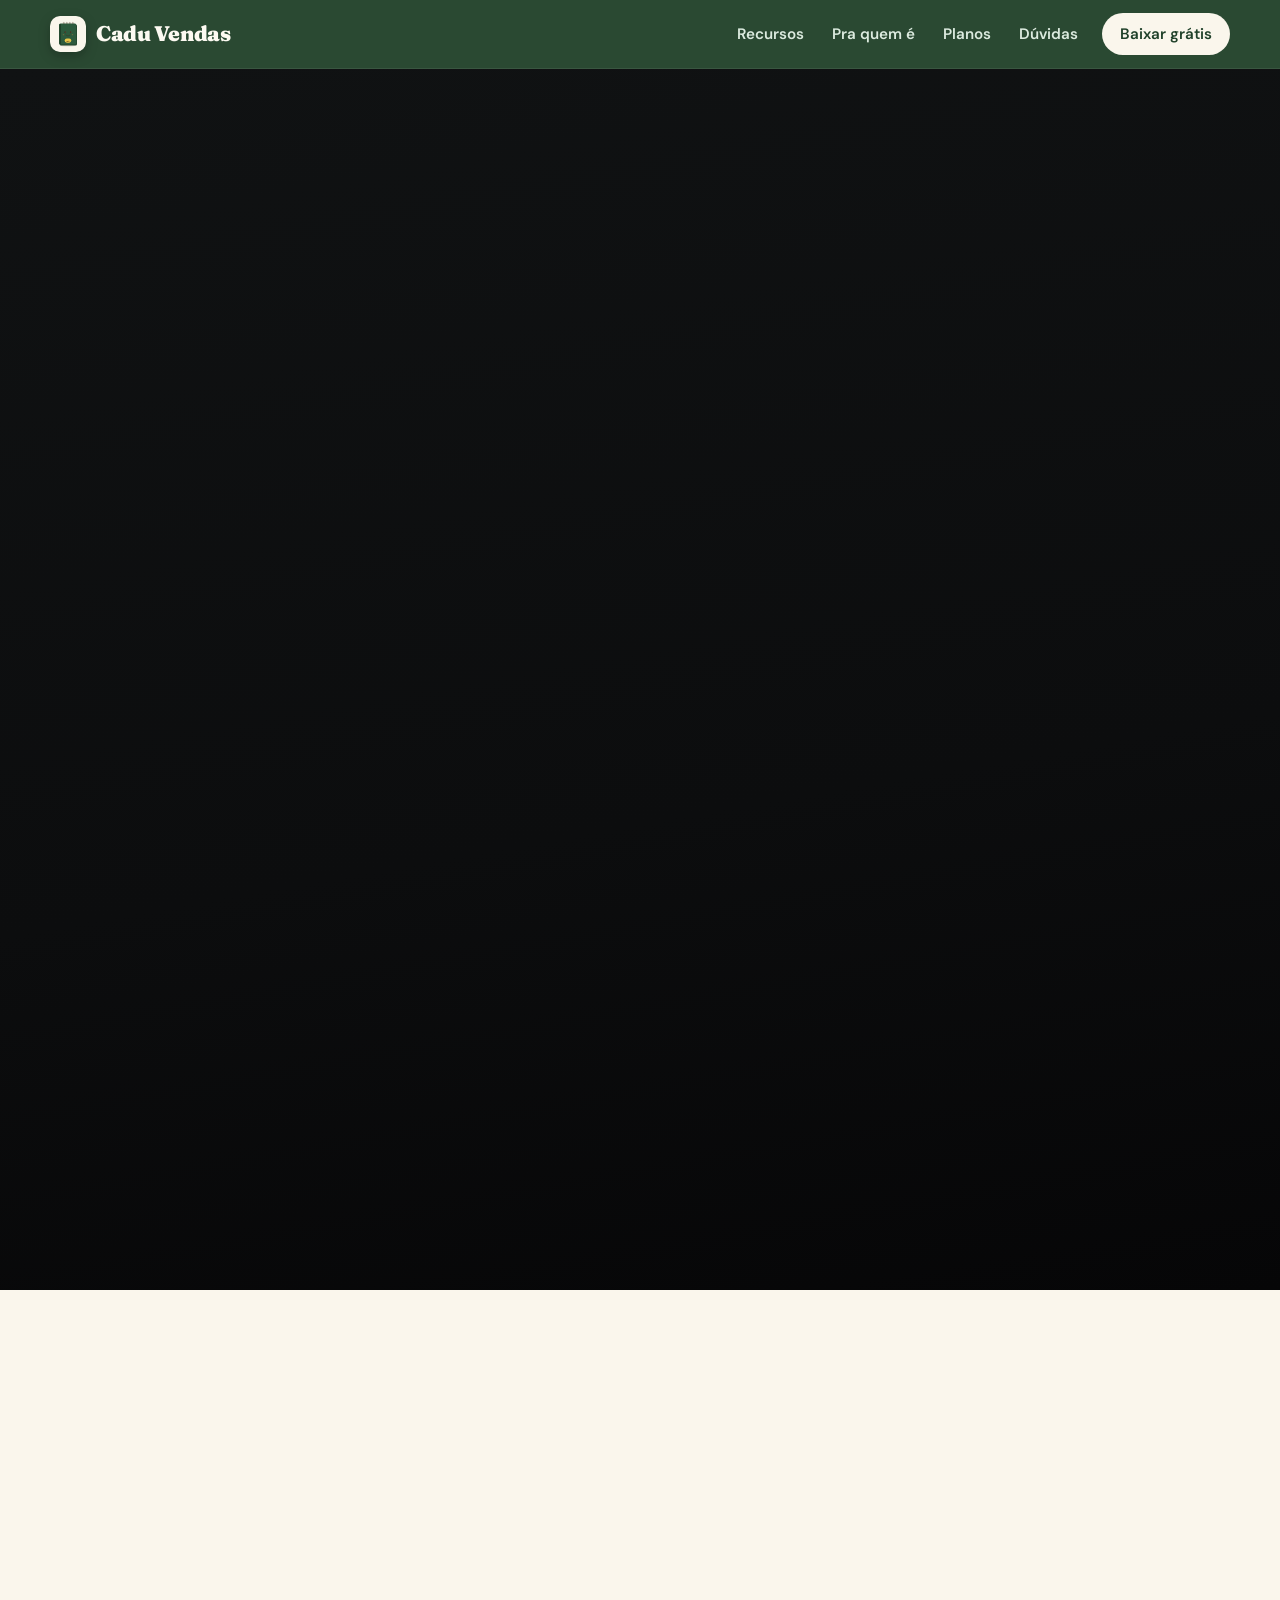
<file: pix/index.html>
<!doctype html>
<html lang="pt-BR">
<head>
  <meta charset="utf-8">
  <meta name="viewport" content="width=device-width, initial-scale=1">
  <title>QR Code Pix na hora para as suas vendas | Cadu Vendas</title>
  <meta name="description" content="Gere o QR Code Pix no valor exato da venda direto do celular, sem maquininha. O cliente paga na sua conta — o Cadu não intermedeia nem cobra taxa. Grátis.">
  <link rel="canonical" href="https://caduvendas.com.br/pix/">
  <meta name="robots" content="index, follow, max-image-preview:large, max-snippet:-1">
  <meta name="theme-color" content="#1f4029">
  <meta name="color-scheme" content="light">
  <meta name="format-detection" content="telephone=no">

  <link rel="icon" href="../favicon.svg" type="image/svg+xml">
  <link rel="apple-touch-icon" href="../apple-touch-icon.png">
  <link rel="manifest" href="../site.webmanifest">

  <meta property="og:type" content="website">
  <meta property="og:site_name" content="Cadu Vendas">
  <meta property="og:locale" content="pt_BR">
  <meta property="og:url" content="https://caduvendas.com.br/pix/">
  <meta property="og:title" content="QR Code Pix na hora, no valor da venda — Cadu Vendas">
  <meta property="og:description" content="Finalizou a venda, o QR Code Pix aparece na tela. O dinheiro cai direto na sua conta, sem maquininha e sem taxa do Cadu.">
  <meta property="og:image" content="https://caduvendas.com.br/assets/img/og/cadu-vendas.png">
  <meta property="og:image:type" content="image/png">
  <meta property="og:image:width" content="1200">
  <meta property="og:image:height" content="627">
  <meta property="og:image:alt" content="Cadu Vendas: vendas em dois toques, pedidos, fiado com cobrança pelo WhatsApp e relatórios de lucro">
  <meta name="twitter:card" content="summary_large_image">
  <meta name="twitter:title" content="QR Code Pix na hora, no valor da venda — Cadu Vendas">
  <meta name="twitter:description" content="Finalizou a venda, o QR Code Pix aparece na tela. O dinheiro cai direto na sua conta.">
  <meta name="twitter:image" content="https://caduvendas.com.br/assets/img/og/cadu-vendas.png">

  <link rel="preload" href="../assets/fonts/fraunces-latin-wght-normal.woff2" as="font" type="font/woff2" crossorigin>
  <link rel="preload" href="../assets/fonts/dm-sans-latin-wght-normal.woff2" as="font" type="font/woff2" crossorigin>
  <link rel="stylesheet" href="../assets/css/site.css?v=2">
  <script src="../assets/js/site.js?v=1" defer></script>

  <script type="application/ld+json">
  {
    "@context": "https://schema.org",
    "@graph": [
      {
        "@type": "WebPage",
        "@id": "https://caduvendas.com.br/pix/#pagina",
        "url": "https://caduvendas.com.br/pix/",
        "name": "QR Code Pix na hora para as suas vendas",
        "description": "Gere o QR Code Pix no valor exato da venda direto do celular, sem maquininha. O cliente paga na sua conta — o Cadu não intermedeia nem cobra taxa.",
        "inLanguage": "pt-BR",
        "isPartOf": { "@type": "WebSite", "@id": "https://caduvendas.com.br/#site", "name": "Cadu Vendas", "url": "https://caduvendas.com.br/" },
        "about": { "@id": "https://caduvendas.com.br/#app" },
        "breadcrumb": { "@id": "https://caduvendas.com.br/pix/#trilha" }
      },
      {
        "@type": "BreadcrumbList",
        "@id": "https://caduvendas.com.br/pix/#trilha",
        "itemListElement": [
          { "@type": "ListItem", "position": 1, "name": "Início", "item": "https://caduvendas.com.br/" },
          { "@type": "ListItem", "position": 2, "name": "QR Code Pix", "item": "https://caduvendas.com.br/pix/" }
        ]
      },
      {
        "@type": "FAQPage",
        "@id": "https://caduvendas.com.br/pix/#duvidas",
        "mainEntity": [
          {
            "@type": "Question",
            "name": "O Cadu cobra taxa por Pix?",
            "acceptedAnswer": { "@type": "Answer", "text": "Não. O Cadu não intermedeia o pagamento e não cobra nada pelo Pix recebido. Se o seu banco cobra alguma tarifa da sua conta, isso é entre você e o banco." }
          },
          {
            "@type": "Question",
            "name": "Preciso de maquininha pra receber no Pix?",
            "acceptedAnswer": { "@type": "Answer", "text": "Não. O QR Code aparece na tela do seu celular e o cliente paga com o app do banco dele." }
          },
          {
            "@type": "Question",
            "name": "Quais chaves Pix posso usar?",
            "acceptedAnswer": { "@type": "Answer", "text": "CPF, CNPJ, telefone, e-mail ou chave aleatória. Você escolhe o tipo e o Cadu confere o formato na hora." }
          },
          {
            "@type": "Question",
            "name": "O pagamento é confirmado automaticamente no app?",
            "acceptedAnswer": { "@type": "Answer", "text": "Não. Como o Cadu não tem acesso à sua conta bancária, é você quem confere o recebimento no app do seu banco." }
          }
        ]
      }
    ]
  }
  </script>
</head>
<body>
  <!-- ícones do site e dos mockups — o mesmo bloco em todas as páginas -->
  <svg xmlns="http://www.w3.org/2000/svg" width="0" height="0" style="position:absolute" aria-hidden="true">
    <symbol id="ic-home" viewBox="0 0 24 24"><path d="M3 10.5 12 3l9 7.5" fill="none" stroke-width="1.9" stroke-linecap="round" stroke-linejoin="round"/><path d="M5.5 9.5V20h13V9.5" fill="none" stroke-width="1.9" stroke-linecap="round" stroke-linejoin="round"/><path d="M10 20v-5.5h4V20" fill="none" stroke-width="1.9" stroke-linecap="round" stroke-linejoin="round"/></symbol>
    <symbol id="ic-orders" viewBox="0 0 24 24"><path d="M4 7.5 12 3l8 4.5v9L12 21l-8-4.5z" fill="none" stroke-width="1.9" stroke-linejoin="round"/><path d="M4 7.5 12 12l8-4.5M12 12v9" fill="none" stroke-width="1.9" stroke-linejoin="round"/></symbol>
    <symbol id="ic-catalog" viewBox="0 0 24 24"><path d="M3.5 12.5 11 20a2 2 0 0 0 2.8 0l6.2-6.2a2 2 0 0 0 0-2.8L12.5 3.5H6a2.5 2.5 0 0 0-2.5 2.5z" fill="none" stroke-width="1.9" stroke-linejoin="round"/><circle cx="8.3" cy="8.3" r="1.4" fill="currentColor" stroke="none"/></symbol>
    <symbol id="ic-reports" viewBox="0 0 24 24"><path d="M4 20h16" stroke-width="1.9" stroke-linecap="round"/><path d="M7 20v-6M12 20V9M17 20V4.5" stroke-width="1.9" stroke-linecap="round"/></symbol>
    <symbol id="ic-profile" viewBox="0 0 24 24"><circle cx="12" cy="8" r="3.6" fill="none" stroke-width="1.9"/><path d="M5 20c1.2-3.4 3.9-5 7-5s5.8 1.6 7 5" fill="none" stroke-width="1.9" stroke-linecap="round"/></symbol>
    <symbol id="ic-eye" viewBox="0 0 24 24"><path d="M2.5 12S6 5.8 12 5.8 21.5 12 21.5 12 18 18.2 12 18.2 2.5 12 2.5 12z" fill="none" stroke-width="1.8"/><circle cx="12" cy="12" r="2.8" fill="none" stroke-width="1.8"/></symbol>
    <symbol id="ic-bag" viewBox="0 0 24 24"><path d="M5.5 8h13l-1 12.5h-11z" fill="none" stroke-width="1.8" stroke-linejoin="round"/><path d="M9 10.5V6.5a3 3 0 0 1 6 0v4" fill="none" stroke-width="1.8" stroke-linecap="round"/></symbol>
    <symbol id="ic-cash" viewBox="0 0 24 24"><rect x="2.5" y="6" width="19" height="12" rx="2" fill="none" stroke-width="1.8"/><circle cx="12" cy="12" r="2.8" fill="none" stroke-width="1.8"/><path d="M6 12h.01M18 12h.01" stroke-width="2.2" stroke-linecap="round"/></symbol>
    <symbol id="ic-pix" viewBox="0 0 24 24"><path d="M12 2.8 21.2 12 12 21.2 2.8 12z" fill="none" stroke-width="1.8" stroke-linejoin="round"/><path d="M8.5 12 12 8.5l3.5 3.5L12 15.5z" fill="none" stroke-width="1.6" stroke-linejoin="round"/></symbol>
    <symbol id="ic-card" viewBox="0 0 24 24"><rect x="2.5" y="5.5" width="19" height="13" rx="2.2" fill="none" stroke-width="1.8"/><path d="M2.5 9.8h19" stroke-width="1.8"/><path d="M6 15h4" stroke-width="1.8" stroke-linecap="round"/></symbol>
    <symbol id="ic-fiado" viewBox="0 0 24 24"><path d="M12 6.5v-3M8 5l1.2 1.8M16 5l-1.2 1.8" stroke-width="1.7" stroke-linecap="round"/><path d="M4 13.5c2.5-2 4.5-2 6.5-.5h3a1.4 1.4 0 0 1 0 2.8h-3.4" fill="none" stroke-width="1.7" stroke-linecap="round" stroke-linejoin="round"/><path d="M13 17.5h4.2c1.9-1 2.8-2.4 3.3-3.8" fill="none" stroke-width="1.7" stroke-linecap="round"/></symbol>
    <symbol id="ic-check" viewBox="0 0 24 24"><path d="M4.5 12.5 10 18 19.5 6.5" fill="none" stroke-width="2.2" stroke-linecap="round" stroke-linejoin="round"/></symbol>
    <symbol id="ic-fwd" viewBox="0 0 24 24"><path d="M9 5.5 15.5 12 9 18.5" fill="none" stroke-width="2" stroke-linecap="round" stroke-linejoin="round"/></symbol>
    <symbol id="ic-back" viewBox="0 0 24 24"><path d="M15 5.5 8.5 12 15 18.5" fill="none" stroke-width="2" stroke-linecap="round" stroke-linejoin="round"/></symbol>
    <symbol id="ic-clock" viewBox="0 0 24 24"><circle cx="12" cy="12" r="8.5" fill="none" stroke-width="1.8"/><path d="M12 7.5V12l3 2" fill="none" stroke-width="1.8" stroke-linecap="round"/></symbol>
    <symbol id="ic-share" viewBox="0 0 24 24"><circle cx="6" cy="12" r="2.6" fill="none" stroke-width="1.8"/><circle cx="17.5" cy="5.5" r="2.6" fill="none" stroke-width="1.8"/><circle cx="17.5" cy="18.5" r="2.6" fill="none" stroke-width="1.8"/><path d="m8.4 10.8 6.8-4M8.4 13.2l6.8 4" stroke-width="1.8"/></symbol>
    <symbol id="ic-trophy" viewBox="0 0 24 24"><path d="M8 4h8v5a4 4 0 0 1-8 0z" fill="none" stroke-width="1.8" stroke-linejoin="round"/><path d="M8 5.5H4.5v1A3.5 3.5 0 0 0 8 10M16 5.5h3.5v1A3.5 3.5 0 0 1 16 10" fill="none" stroke-width="1.8"/><path d="M12 13v3.5M8.5 20h7M12 16.5c-1.4 0-2 1.2-2.4 3.5h4.8c-.4-2.3-1-3.5-2.4-3.5z" fill="none" stroke-width="1.8" stroke-linejoin="round"/></symbol>
    <symbol id="ic-whats" viewBox="0 0 24 24"><path d="M12 3.5a8.5 8.5 0 0 0-7.3 12.8L3.5 20.5l4.3-1.1A8.5 8.5 0 1 0 12 3.5z" fill="none" stroke-width="1.8" stroke-linejoin="round"/><path d="M9 8.8c-.4 2.5 3.7 6.6 6.2 6.2l.4-1.7-2-.9-.9.7c-1-.5-1.6-1.1-2-2l.7-.9-.9-2z" fill="currentColor" stroke="none"/></symbol>
    <symbol id="ic-arrowup" viewBox="0 0 24 24"><path d="M12 19V5.5M6.5 11 12 5.5 17.5 11" fill="none" stroke-width="2.1" stroke-linecap="round" stroke-linejoin="round"/></symbol>
    <symbol id="ic-cart" viewBox="0 0 24 24"><path d="M3 4h2.2l2.3 11.5h10.6L21 7.5H6" fill="none" stroke-width="1.9" stroke-linecap="round" stroke-linejoin="round"/><circle cx="9.5" cy="19.5" r="1.6" fill="currentColor" stroke="none"/><circle cx="16.5" cy="19.5" r="1.6" fill="currentColor" stroke="none"/></symbol>
    <symbol id="ic-close" viewBox="0 0 24 24"><path d="M6 6l12 12M18 6 6 18" stroke-width="2.1" stroke-linecap="round"/></symbol>
    <symbol id="ic-lock" viewBox="0 0 24 24"><rect x="5" y="10.5" width="14" height="10" rx="2.2" fill="none" stroke-width="1.9"/><path d="M8.5 10.5V7.5a3.5 3.5 0 0 1 7 0v3" fill="none" stroke-width="1.9" stroke-linecap="round"/></symbol>
    <symbol id="sb" viewBox="0 0 42 15"><path d="M1 8.5h2v3H1zM4.5 6.5h2v5h-2zM8 4.5h2v7H8zM11.5 2.5h2v9h-2z" fill="currentColor" stroke="none"/><path d="M20.5 5.2a7.4 7.4 0 0 0-9 0l1.2 1.5a5.5 5.5 0 0 1 6.6 0zM19 7.6a4.4 4.4 0 0 0-6 0l1.2 1.5a2.5 2.5 0 0 1 3.6 0zM16 10.4l1-1.2a1.6 1.6 0 0 0-2 0z" fill="currentColor" stroke="none"/><rect x="24" y="3.5" width="16" height="8" rx="2.4" fill="none" stroke="currentColor" stroke-width="1.4"/><rect x="25.5" y="5" width="10" height="5" rx="1.2" fill="currentColor" stroke="none"/><path d="M41 6v3" stroke="currentColor" stroke-width="1.6" stroke-linecap="round"/></symbol>
    <symbol id="star4" viewBox="0 0 40 40"><path d="M20 0l4.5 15.5L40 20l-15.5 4.5L20 40l-4.5-15.5L0 20l15.5-4.5z" fill="currentColor" stroke="none"/></symbol>
    <symbol id="i-play" viewBox="0 0 24 24"><path d="M7 4.2 19.5 12 7 19.8z" fill="currentColor" stroke="none"/></symbol>
    <symbol id="i-arrow" viewBox="0 0 24 24"><path d="M4.5 12h14.5M13.5 6.5 19 12l-5.5 5.5" fill="none" stroke-width="2" stroke-linecap="round" stroke-linejoin="round"/></symbol>
    <symbol id="i-menu" viewBox="0 0 24 24"><path d="M4 7h16M4 12h16M4 17h16" stroke-width="2" stroke-linecap="round"/></symbol>
    <symbol id="i-cake" viewBox="0 0 24 24"><g fill="none" stroke-width="1.9" stroke-linecap="round" stroke-linejoin="round"><path d="M4 20.5h16"/><path d="M5.5 20.5v-7a2 2 0 0 1 2-2h9a2 2 0 0 1 2 2v7"/><path d="M5.5 15.5c1.1.9 2.2.9 3.3 0s2.2-.9 3.2 0 2.2.9 3.2 0 2.2-.9 3.3 0"/><path d="M12 11.5V8"/><path d="M12 5.8c.9-.8 1.1-1.6 0-2.8-1.1 1.2-.9 2 0 2.8z"/></g></symbol>
    <symbol id="i-scissors" viewBox="0 0 24 24"><g fill="none" stroke-width="1.9" stroke-linecap="round" stroke-linejoin="round"><circle cx="6" cy="6.5" r="2.8"/><circle cx="6" cy="17.5" r="2.8"/><path d="M20 4.5 8.2 15.8M14.3 13.7 20 19.5M8.2 8.2 11.5 11.5"/></g></symbol>
    <symbol id="i-wrench" viewBox="0 0 24 24"><path d="M14.8 6.2a4.4 4.4 0 0 0-5.9 5.5L3.8 16.8a2 2 0 0 0 2.8 2.8l5.1-5.1a4.4 4.4 0 0 0 5.5-5.9l-2.7 2.7-2.4-.4-.4-2.4z" fill="none" stroke-width="1.9" stroke-linejoin="round"/></symbol>
    <symbol id="i-offline" viewBox="0 0 24 24"><g fill="none" stroke-width="1.9" stroke-linecap="round" stroke-linejoin="round"><path d="M3 3l18 18"/><path d="M8.8 16.3a4.6 4.6 0 0 1 6.4 0"/><path d="M5.3 12.8a9.5 9.5 0 0 1 4.3-2.4"/><path d="M18.7 12.8a9.5 9.5 0 0 0-1.9-1.4"/><path d="M2 9.2a14.4 14.4 0 0 1 3.8-2.5"/><path d="M22 9.2A14.4 14.4 0 0 0 10.8 5.5"/></g><circle cx="12" cy="19.6" r="1.3" fill="currentColor" stroke="none"/></symbol>
    <symbol id="i-cloud" viewBox="0 0 24 24"><path d="M17.5 19H7.8a5.3 5.3 0 1 1 1.5-10.4A6.3 6.3 0 0 1 21 11.3 3.9 3.9 0 0 1 17.5 19z" fill="none" stroke-width="1.9" stroke-linejoin="round"/></symbol>
    <symbol id="i-heart" viewBox="0 0 24 24"><path d="M12 20s-7.8-4.7-7.8-10.3A4.3 4.3 0 0 1 12 7.2a4.3 4.3 0 0 1 7.8 2.5C19.8 15.3 12 20 12 20z" fill="none" stroke-width="1.9" stroke-linejoin="round"/></symbol>
    <symbol id="i-image" viewBox="0 0 24 24"><g fill="none" stroke-width="1.9" stroke-linecap="round" stroke-linejoin="round"><rect x="3.5" y="4.5" width="17" height="15" rx="2.5"/><circle cx="9" cy="10" r="1.8"/><path d="m20.5 16-4.5-4.5L6 19.5"/></g></symbol>
    <symbol id="i-receipt" viewBox="0 0 24 24"><g fill="none" stroke-width="1.9" stroke-linecap="round" stroke-linejoin="round"><path d="M6 3.5h12v17l-2.4-1.5-2 1.5-1.6-1.5-1.6 1.5-2-1.5L6 20.5z"/><path d="M9 8h6M9 11.5h6M9 15h3.5"/></g></symbol>
    <symbol id="i-bell" viewBox="0 0 24 24"><g fill="none" stroke-width="1.9" stroke-linecap="round" stroke-linejoin="round"><path d="M6 16.5V11a6 6 0 0 1 12 0v5.5l1.5 2h-15z"/><path d="M10 21h4"/></g></symbol>
    <symbol id="i-calendar" viewBox="0 0 24 24"><g fill="none" stroke-width="1.9" stroke-linecap="round" stroke-linejoin="round"><rect x="3.5" y="5" width="17" height="15.5" rx="2.5"/><path d="M3.5 10h17M8 3v4M16 3v4"/></g></symbol>
    <symbol id="i-repeat" viewBox="0 0 24 24"><g fill="none" stroke-width="1.9" stroke-linecap="round" stroke-linejoin="round"><path d="M17 2.5 20.5 6 17 9.5"/><path d="M3.5 11.5V10a4 4 0 0 1 4-4h13"/><path d="M7 21.5 3.5 18 7 14.5"/><path d="M20.5 12.5V14a4 4 0 0 1-4 4h-13"/></g></symbol>
    <symbol id="i-users" viewBox="0 0 24 24"><g fill="none" stroke-width="1.9" stroke-linecap="round" stroke-linejoin="round"><circle cx="9" cy="8" r="3.5"/><path d="M2.5 20c.9-3.3 3.4-5 6.5-5s5.6 1.7 6.5 5"/><path d="M16 4.8a3.5 3.5 0 0 1 0 6.4M18.5 15.3c1.4.8 2.4 2.4 3 4.7"/></g></symbol>
    <symbol id="i-sync" viewBox="0 0 24 24"><g fill="none" stroke-width="1.9" stroke-linecap="round" stroke-linejoin="round"><path d="M20 11a8 8 0 0 0-14.3-4.9L4 8"/><path d="M4 3.5V8h4.5"/><path d="M4 13a8 8 0 0 0 14.3 4.9L20 16"/><path d="M20 20.5V16h-4.5"/></g></symbol>
    <symbol id="i-calc" viewBox="0 0 24 24"><g fill="none" stroke-width="1.9" stroke-linecap="round" stroke-linejoin="round"><rect x="5" y="2.5" width="14" height="19" rx="2.5"/><path d="M8.5 6.5h7v3h-7z"/></g><path d="M8.7 13.2h.01M12 13.2h.01M15.3 13.2h.01M8.7 16.8h.01M12 16.8h.01M15.3 16.8h.01" fill="none" stroke-width="2.4" stroke-linecap="round"/></symbol>
    <symbol id="i-qr" viewBox="0 0 24 24"><g fill="none" stroke-width="1.9" stroke-linecap="round" stroke-linejoin="round"><rect x="3.5" y="3.5" width="6" height="6" rx="1"/><rect x="14.5" y="3.5" width="6" height="6" rx="1"/><rect x="3.5" y="14.5" width="6" height="6" rx="1"/><path d="M14.5 14.5h2.5v2.5M20.5 14.5v.01M14.5 20.5h.01M17.5 17.5h3v3h-3z"/></g></symbol>
    <symbol id="i-percent" viewBox="0 0 24 24"><g fill="none" stroke-width="1.9" stroke-linecap="round" stroke-linejoin="round"><path d="M19 5 5 19"/><circle cx="6.5" cy="6.5" r="2.5"/><circle cx="17.5" cy="17.5" r="2.5"/></g></symbol>
    <symbol id="i-mail" viewBox="0 0 24 24"><g fill="none" stroke-width="1.9" stroke-linecap="round" stroke-linejoin="round"><rect x="3" y="5" width="18" height="14" rx="2.5"/><path d="m3.5 6.5 8.5 6.5 8.5-6.5"/></g></symbol>
    <symbol id="i-download" viewBox="0 0 24 24"><g fill="none" stroke-width="1.9" stroke-linecap="round" stroke-linejoin="round"><path d="M12 3.5v11.5M7 10l5 5 5-5"/><path d="M4.5 20h15"/></g></symbol>
    <symbol id="i-box-edit" viewBox="0 0 24 24"><g fill="none" stroke-width="1.9" stroke-linecap="round" stroke-linejoin="round"><path d="M4 20.5h4L19 9.5a2.8 2.8 0 0 0-4-4L4 16.5z"/><path d="M13.5 7 17 10.5"/></g></symbol>
    <symbol id="i-tap" viewBox="0 0 24 24"><g fill="none" stroke-width="1.9" stroke-linecap="round" stroke-linejoin="round"><path d="M9 11.5V5a1.8 1.8 0 0 1 3.6 0v5.5"/><path d="M12.6 10V8.8a1.8 1.8 0 0 1 3.6 0v2"/><path d="M16.2 10.8a1.8 1.8 0 0 1 3.3 1V15a6.5 6.5 0 0 1-6.5 6.5h-.6a6.5 6.5 0 0 1-5.2-2.6L4 14.6a1.8 1.8 0 0 1 2.7-2.3L9 14.5"/></g></symbol>
  </svg>

  <a class="skip-link" href="#conteudo">Pular para o conteúdo</a>

  <header class="site-header">
    <div class="wrap site-header__in">
      <a class="brand" href="../" aria-label="Cadu Vendas — página inicial">
        <img src="../favicon.svg" alt="" width="36" height="36">
        <span>Cadu Vendas</span>
      </a>
      <button class="nav-toggle" type="button" aria-expanded="false" aria-controls="menu" aria-label="Abrir menu">
        <svg class="i i-open" aria-hidden="true"><use href="#i-menu"/></svg>
        <svg class="i i-close" aria-hidden="true"><use href="#ic-close"/></svg>
      </button>
      <nav class="nav" id="menu" aria-label="Principal" data-open="false">
        <a href="../#recursos">Recursos</a>
        <a href="../#pra-quem-e">Pra quem é</a>
        <a href="../#planos">Planos</a>
        <a href="../#duvidas">Dúvidas</a>
        <a class="btn" href="https://play.google.com/store/apps/details?id=com.cadernodevendas&amp;referrer=utm_source%3Dcaduvendas.com.br%26utm_medium%3Dsite%26utm_campaign%3Dpix" target="_blank" rel="noopener">Baixar grátis<span class="sr-only"> (abre em nova aba)</span></a>
      </nav>
    </div>
  </header>

  <main id="conteudo">
    <section class="sec page-hero bg-dark" aria-labelledby="titulo">
      <div class="wrap split">
        <div class="split__text">
          <nav aria-label="Trilha de navegação">
            <ol class="breadcrumb"><li><a href="../">Início</a></li><li><span aria-current="page">QR Code Pix</span></li></ol>
          </nav>
          <p class="eyebrow">Pix</p>
          <h1 id="titulo" class="h1 h1--page">QR Code Pix na hora, <span class="hl">no valor da venda</span></h1>
          <p class="lead">Finalizou a venda, o QR Code aparece na tela. O cliente escaneia com o app do banco e o dinheiro cai direto na sua conta — sem maquininha e sem taxa do Cadu.</p>
          <div class="cta-row">
            <a class="btn-play" href="https://play.google.com/store/apps/details?id=com.cadernodevendas&amp;referrer=utm_source%3Dcaduvendas.com.br%26utm_medium%3Dsite%26utm_campaign%3Dpix" target="_blank" rel="noopener">
              <span class="btn-play__ic"><svg class="i" aria-hidden="true"><use href="#i-play"/></svg></span>
              <span class="btn-play__txt"><small>Baixe grátis na</small><b>Google Play</b></span>
            <span class="sr-only"> (abre em nova aba)</span></a>
          </div>
        </div>
        <div class="split__media">
          <svg class="spark" style="top:30px;left:6%;color:#4fc57e;opacity:.9" width="34" height="34" aria-hidden="true"><use href="#star4"/></svg>
          <svg class="spark" style="top:120px;right:6%;color:#fb923c;opacity:.9" width="24" height="24" aria-hidden="true"><use href="#star4"/></svg>
          <div class="device" role="img" aria-label="Tela Nova venda do Cadu Vendas com dois produtos selecionados e o total de R$ 28,00 pronto para finalizar no Pix" data-nosnippet>
            <div class="phone" aria-hidden="true"><div class="m-screen">
              <span class="m-punch"></span>
              <div class="m-sb"><span>9:41</span><svg><use href="#sb"/></svg></div>
              <div class="m-pad m-row" style="padding-top:12px;gap:12px">
                <svg class="i" width="20" height="20"><use href="#ic-close"/></svg>
                <div class="m-title" style="font-size:24px">Nova venda</div>
              </div>
              <div class="m-pad m-chips" style="margin-top:16px">
                <span class="m-chip is-sel">Tudo</span><span class="m-chip">Bolos</span><span class="m-chip">Doces</span><span class="m-chip">Salgados</span>
              </div>
              <div class="m-pad" style="margin-top:16px;display:flex;flex-direction:column;gap:12px">
                <div class="m-row" style="gap:12px;align-items:stretch">
                  <div class="m-prod is-sel"><span class="m-qty">2</span><div class="m-prod__name">Brigadeiro gourmet</div><div class="m-money">R$ 8,00</div><div class="m-steppers"><span>−</span><span>+</span></div></div>
                  <div class="m-prod is-sel"><span class="m-qty">1</span><div class="m-prod__name">Bolo de pote</div><div class="m-money">R$ 12,00</div><div class="m-steppers"><span>−</span><span>+</span></div></div>
                </div>
                <div class="m-row" style="gap:12px;align-items:stretch">
                  <div class="m-prod"><div class="m-prod__name">Beijinho</div><div class="m-money">R$ 7,00</div></div>
                  <div class="m-prod"><div class="m-prod__name">Torta de limão</div><div class="m-money">R$ 45,00</div></div>
                </div>
                <div class="m-row" style="gap:12px;align-items:stretch">
                  <div class="m-prod"><div class="m-prod__name">Pudim (fatia)</div><div class="m-money">R$ 10,00</div></div>
                  <div class="m-prod"><div class="m-prod__name">Bolo caseiro (fatia)</div><div class="m-money">R$ 8,00</div></div>
                </div>
                <div class="m-row" style="height:56px;border:1.5px dashed var(--d-primary);border-radius:20px;justify-content:center;gap:8px;color:var(--d-primary)">
                  <span style="font-size:20px;font-weight:600">＋</span><span style="font-size:16px;font-weight:700">Adicionar item avulso</span>
                </div>
              </div>
              <div class="m-cartbar">
                <div class="m-row" style="gap:12px">
                  <span style="position:relative;width:44px;height:44px;display:flex;align-items:center;justify-content:center">
                    <svg class="i" width="26" height="26"><use href="#ic-cart"/></svg>
                    <span class="m-cartbar__count">3</span>
                  </span>
                  <div style="flex:1">
                    <div class="m-cap">TOTAL · tocar pra ver</div>
                    <div class="m-money" style="font-size:22px">R$ 28,00</div>
                  </div>
                  <div class="m-finalizar">Finalizar <svg class="i" width="18" height="18"><use href="#ic-fwd"/></svg></div>
                </div>
              </div>
            </div></div>
          </div>
          <!-- ilustração: um QR estilizado (propositalmente não escaneável) -->
          <div class="pix-card" aria-hidden="true">
            <div class="pix-card__label"><svg class="i"><use href="#ic-pix"/></svg> Cobrança Pix</div>
            <svg class="pix-card__qr" viewBox="0 0 21 21" fill="currentColor" fill-rule="evenodd">
              <path d="M0 0h7v7H0zM1 1h5v5H1zM2 2h3v3H2zM14 0h7v7h-7zM15 1h5v5h-5zM16 2h3v3h-3zM0 14h7v7H0zM1 15h5v5H1zM2 16h3v3H2z"/>
              <path d="M8 0h1v1H8zM10 0h2v1h-2zM9 1h1v2H9zM11 2h1v1h-1zM8 3h2v1H8zM12 3h1v2h-1zM10 4h1v1h-1zM8 5h1v2H8zM11 6h2v1h-2zM0 8h2v1H0zM3 8h1v1H3zM5 8h2v1H5zM1 9h1v2H1zM4 10h2v1H4zM0 11h1v1H0zM2 12h3v1H2zM6 11h1v2H6zM8 8h1v1H8zM10 8h3v1h-3zM14 8h1v2h-1zM16 8h2v1h-2zM19 8h2v1h-2zM9 9h1v2H9zM12 10h2v1h-2zM17 10h1v1h-1zM20 9h1v3h-1zM8 11h2v1H8zM11 12h1v2h-1zM15 11h3v1h-3zM18 12h1v1h-1zM13 13h1v1h-1zM9 14h2v1H9zM16 13h1v2h-1zM19 14h2v1h-2zM8 16h1v2H8zM11 15h3v1h-3zM14 16h2v1h-2zM18 16h1v2h-1zM10 17h2v1h-2zM13 18h1v2h-1zM16 18h2v1h-2zM20 17h1v1h-1zM8 19h2v1H8zM11 20h2v1h-2zM15 20h1v1h-1zM18 19h3v1h-3z"/>
            </svg>
            <div class="pix-card__value">R$ 28,00</div>
            <div class="pix-card__hint">Escaneie no app do banco</div>
          </div>
        </div>
      </div>
    </section>

    <section class="sec bg-paper" aria-labelledby="t-como">
      <div class="wrap">
        <div class="sec-head">
          <p class="eyebrow">Como funciona</p>
          <h2 id="t-como" class="h2">Três passos e o Pix <span class="hl">tá na conta</span></h2>
        </div>
        <ol class="steps">
          <li class="step">
            <h3>Cadastre sua chave uma vez</h3>
            <p>Escolha o tipo — CPF, CNPJ, telefone, e-mail ou aleatória — e digite a chave. O Cadu confere o formato na hora.</p>
          </li>
          <li class="step">
            <h3>Finalize a venda no Pix</h3>
            <p>O app monta o QR Code com o valor certinho da venda — ninguém precisa digitar nada.</p>
          </li>
          <li class="step">
            <h3>O cliente paga</h3>
            <p>Ele escaneia o QR Code ou usa o Pix copia e cola. O dinheiro vai direto pra sua conta.</p>
          </li>
        </ol>
      </div>
    </section>

    <section class="sec bg-paper-2" aria-label="Pix no Cadu em detalhes">
      <div class="wrap prose">
        <h2>Por que escolher o tipo da chave faz diferença</h2>
        <p>Um CPF e um número de telefone podem ter a mesma quantidade de dígitos. Adivinhar o tipo da chave é o jeito mais fácil de o dinheiro ir parar na conta errada. No Cadu, você escolhe o tipo, o app aplica a máscara certa e confere o dígito verificador do CPF e do CNPJ — se tiver algo errado, avisa na hora.</p>

        <h2>O QR Code segue o padrão do Pix</h2>
        <p>O código é gerado no padrão oficial do Pix, o BR Code, com o valor já preenchido. Funciona no app de qualquer banco, e o cliente não precisa digitar nada. Também dá pra copiar o código Pix copia e cola ou compartilhar a cobrança.</p>

        <h2>O Cadu não toca no seu dinheiro</h2>
        <p>O app só monta o código a partir da chave que você cadastrou. O pagamento sai da conta do cliente e cai na conta dona da chave, sem passar pelo Cadu. A gente não intermedeia, não cobra taxa por Pix e não tem acesso à sua conta.</p>
        <div class="callout">
          <p><strong>Confira antes de mostrar.</strong> O Cadu gera o QR Code com a chave e o valor que você informou — vale dar uma olhada na chave cadastrada e no total antes de apresentar a cobrança.</p>
        </div>

        <h2>Dinheiro, cartão e fiado também</h2>
        <p>Nem todo cliente paga no Pix. No dinheiro, o Cadu calcula o troco; no cartão, você registra a venda e passa na sua maquininha; no fiado, a venda fica anotada pra <a href="../fiado/">cobrar depois pelo WhatsApp</a>.</p>
      </div>
    </section>

    <section class="sec bg-paper" aria-labelledby="t-duvidas">
      <div class="wrap">
        <div class="sec-head">
          <p class="eyebrow">Dúvidas</p>
          <h2 id="t-duvidas" class="h2">Perguntas sobre o <span class="hl">Pix</span></h2>
        </div>
        <div class="faq">
          <details>
            <summary>O Cadu cobra taxa por Pix?</summary>
            <div class="faq__a"><p>Não. O Cadu não intermedeia o pagamento e não cobra nada pelo Pix recebido. Se o seu banco cobra alguma tarifa da sua conta, isso é entre você e o banco.</p></div>
          </details>
          <details>
            <summary>Preciso de maquininha pra receber no Pix?</summary>
            <div class="faq__a"><p>Não. O QR Code aparece na tela do seu celular e o cliente paga com o app do banco dele.</p></div>
          </details>
          <details>
            <summary>Quais chaves Pix posso usar?</summary>
            <div class="faq__a"><p>CPF, CNPJ, telefone, e-mail ou chave aleatória. Você escolhe o tipo e o Cadu confere o formato na hora.</p></div>
          </details>
          <details>
            <summary>O pagamento é confirmado automaticamente no app?</summary>
            <div class="faq__a"><p>Não. Como o Cadu não tem acesso à sua conta bancária, é você quem confere o recebimento no app do seu banco.</p></div>
          </details>
        </div>
      </div>
    </section>

    <section class="sec bg-green cta-final" aria-labelledby="t-baixar">
      <svg class="spark" style="top:22%;left:12%;color:#e8c547" width="36" height="36" aria-hidden="true"><use href="#star4"/></svg>
      <svg class="spark" style="bottom:24%;right:13%;color:#a6e3b7" width="24" height="24" aria-hidden="true"><use href="#star4"/></svg>
      <div class="wrap">
        <h2 id="t-baixar" class="h2">Receba no Pix <span class="hl">hoje mesmo</span></h2>
        <p class="lead">Baixe o Cadu Vendas, cadastre sua chave e faça a primeira cobrança em minutos.</p>
        <div class="cta-row">
          <a class="btn-play" href="https://play.google.com/store/apps/details?id=com.cadernodevendas&amp;referrer=utm_source%3Dcaduvendas.com.br%26utm_medium%3Dsite%26utm_campaign%3Dpix" target="_blank" rel="noopener">
            <span class="btn-play__ic"><svg class="i" aria-hidden="true"><use href="#i-play"/></svg></span>
            <span class="btn-play__txt"><small>Baixe grátis na</small><b>Google Play</b></span>
          <span class="sr-only"> (abre em nova aba)</span></a>
        </div>
      </div>
    </section>

    <section class="sec bg-paper" aria-labelledby="t-mais">
      <div class="wrap">
        <div class="sec-head">
          <h2 id="t-mais" class="h2">Veja também</h2>
        </div>
        <ul class="related">
          <li><a href="../fiado/"><span class="ic-tile ic-tile--ocre"><svg class="i" aria-hidden="true"><use href="#ic-whats"/></svg></span><b>Controle de fiado</b><span>Saiba quem deve e cobre pelo WhatsApp.</span></a></li>
          <li><a href="../pedidos/"><span class="ic-tile"><svg class="i" aria-hidden="true"><use href="#ic-orders"/></svg></span><b>Pedidos e encomendas</b><span>Atrasados, em andamento e entregues num olhar.</span></a></li>
          <li><a href="../precificacao/"><span class="ic-tile ic-tile--ocre"><svg class="i" aria-hidden="true"><use href="#i-calc"/></svg></span><b>Calculadora de preço</b><span>Descubra quanto cobrar com a margem certa.</span></a></li>
          <li><a href="../relatorios/"><span class="ic-tile ic-tile--gold"><svg class="i" aria-hidden="true"><use href="#ic-reports"/></svg></span><b>Relatórios e lucro</b><span>Veja quanto sobra de verdade no fim do mês.</span></a></li>
        </ul>
      </div>
    </section>
  </main>

  <footer class="site-footer">
    <div class="wrap">
      <div class="site-footer__grid">
        <div class="site-footer__brand">
          <a class="brand" href="../"><img src="../favicon.svg" alt="" width="36" height="36"><span>Cadu Vendas</span></a>
          <p class="site-footer__tag">Seu caderninho de vendas digital</p>
          <p class="site-footer__about">Vendas, pedidos, fiado e lucro — o caderninho digital de quem vende por conta própria.</p>
          <a class="btn-play" href="https://play.google.com/store/apps/details?id=com.cadernodevendas&amp;referrer=utm_source%3Dcaduvendas.com.br%26utm_medium%3Dsite%26utm_campaign%3Dpix" target="_blank" rel="noopener">
            <span class="btn-play__ic"><svg class="i" aria-hidden="true"><use href="#i-play"/></svg></span>
            <span class="btn-play__txt"><small>Baixe grátis na</small><b>Google Play</b></span>
          <span class="sr-only"> (abre em nova aba)</span></a>
        </div>
        <nav aria-labelledby="f-recursos">
          <h2 id="f-recursos">Recursos</h2>
          <ul>
            <li><a href="../#venda-rapida">Venda rápida</a></li>
            <li><a href="../pix/" aria-current="page">QR Code Pix</a></li>
            <li><a href="../fiado/">Controle de fiado</a></li>
            <li><a href="../pedidos/">Pedidos e encomendas</a></li>
            <li><a href="../precificacao/">Calculadora de preço</a></li>
            <li><a href="../relatorios/">Relatórios e lucro</a></li>
          </ul>
        </nav>
        <nav aria-labelledby="f-cadu">
          <h2 id="f-cadu">O Cadu</h2>
          <ul>
            <li><a href="../#pra-quem-e">Pra quem é</a></li>
            <li><a href="../#planos">Planos</a></li>
            <li><a href="../#duvidas">Dúvidas frequentes</a></li>
            <li><a href="mailto:contato@caduvendas.com.br">Fale com a gente</a></li>
          </ul>
        </nav>
        <nav aria-labelledby="f-legal">
          <h2 id="f-legal">Legal</h2>
          <ul>
            <li><a href="../privacy.html">Política de Privacidade</a></li>
            <li><a href="../terms.html">Termos de Uso</a></li>
            <li><a href="../delete-account.html">Excluir conta e dados</a></li>
          </ul>
        </nav>
      </div>
      <div class="site-footer__bottom">
        <p>© 2026 Cadu Vendas · Feito no Brasil por Patrick Simões</p>
        <p>Google Play é uma marca da Google LLC.</p>
      </div>
    </div>
  </footer>
</body>
</html>
</file>
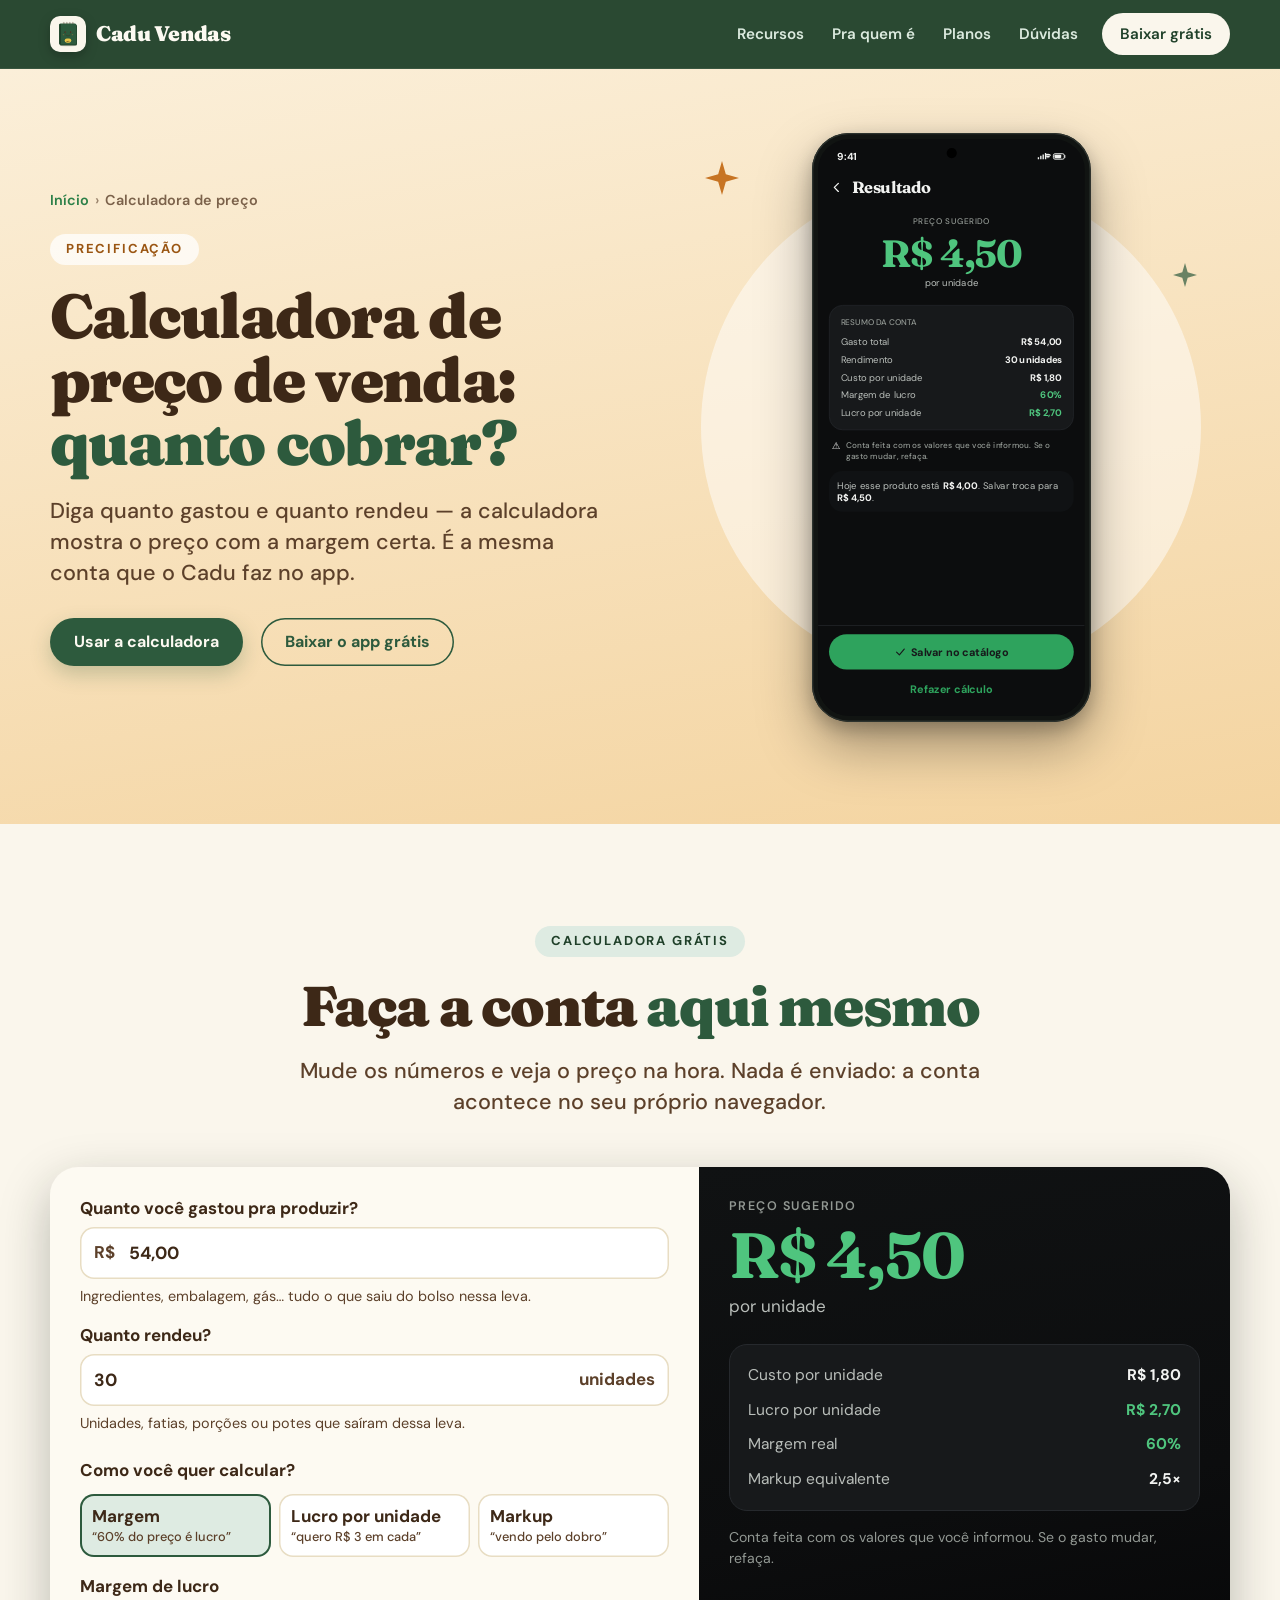
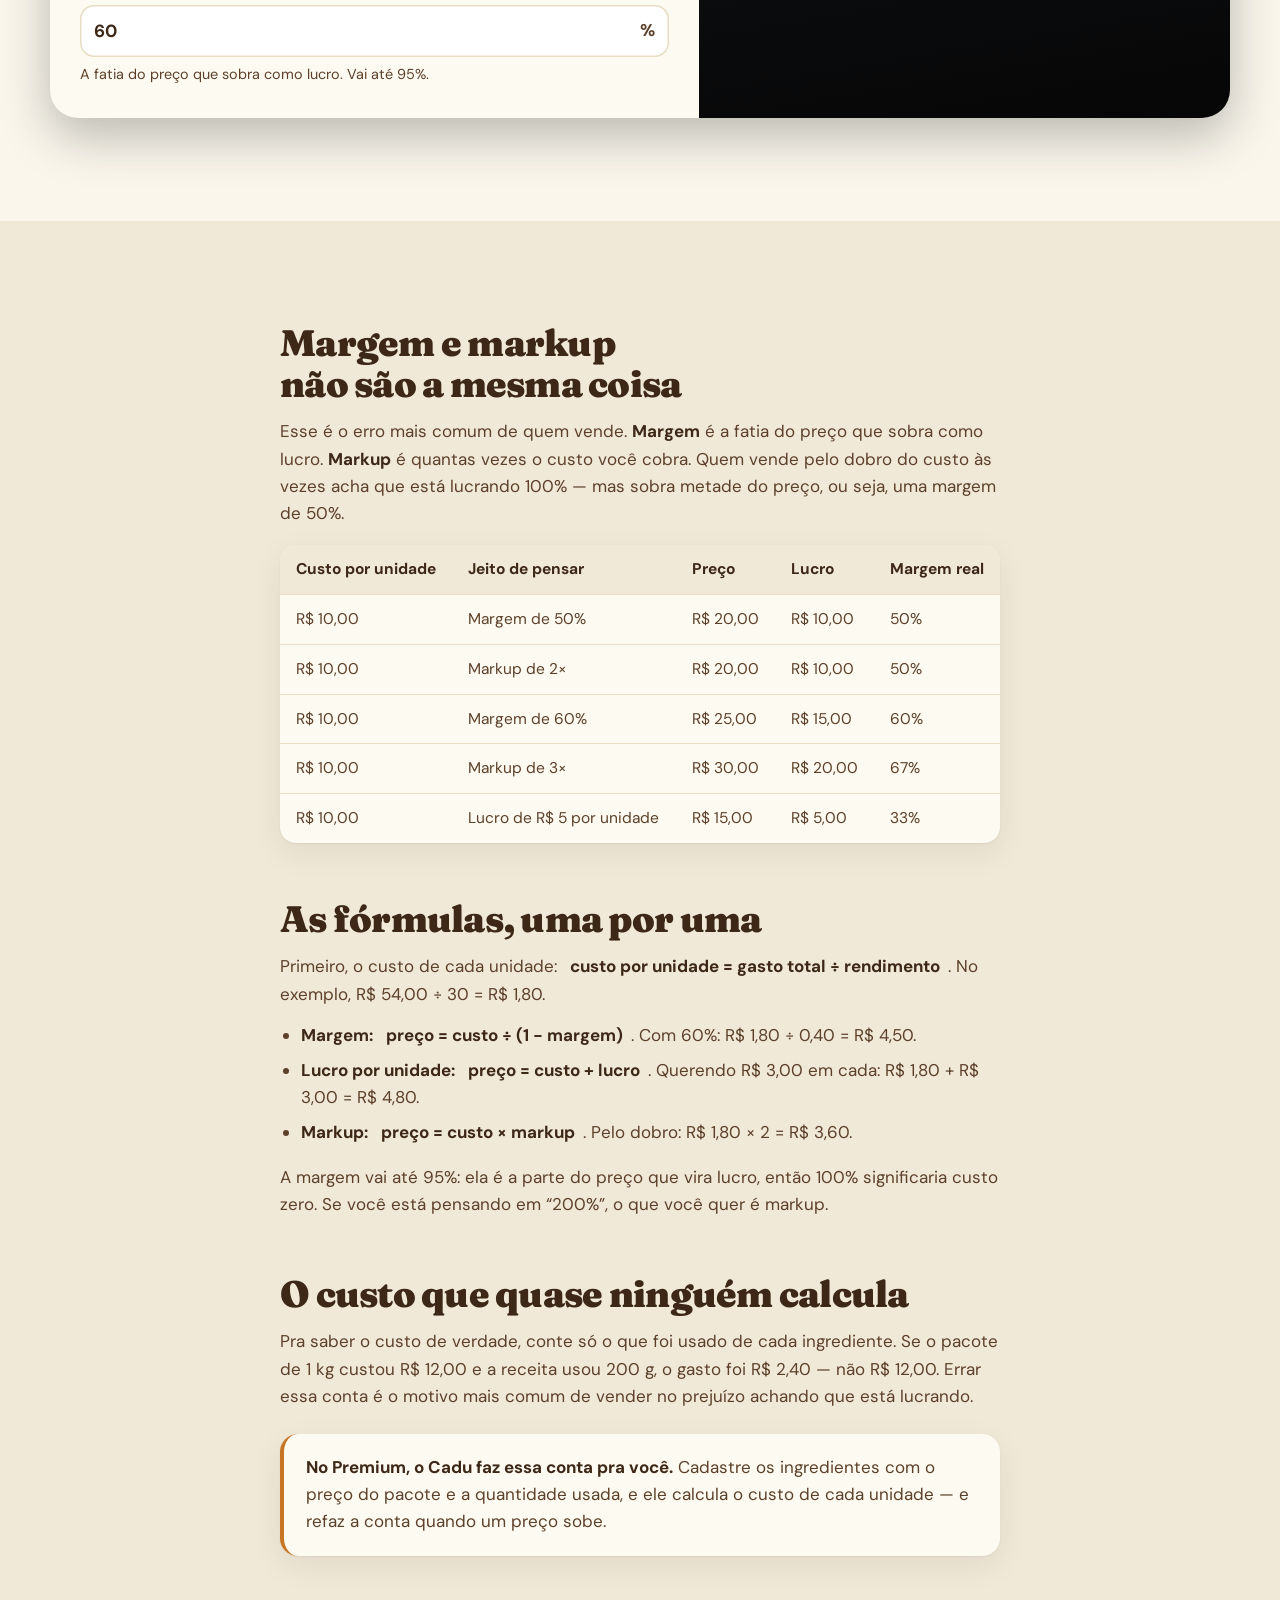
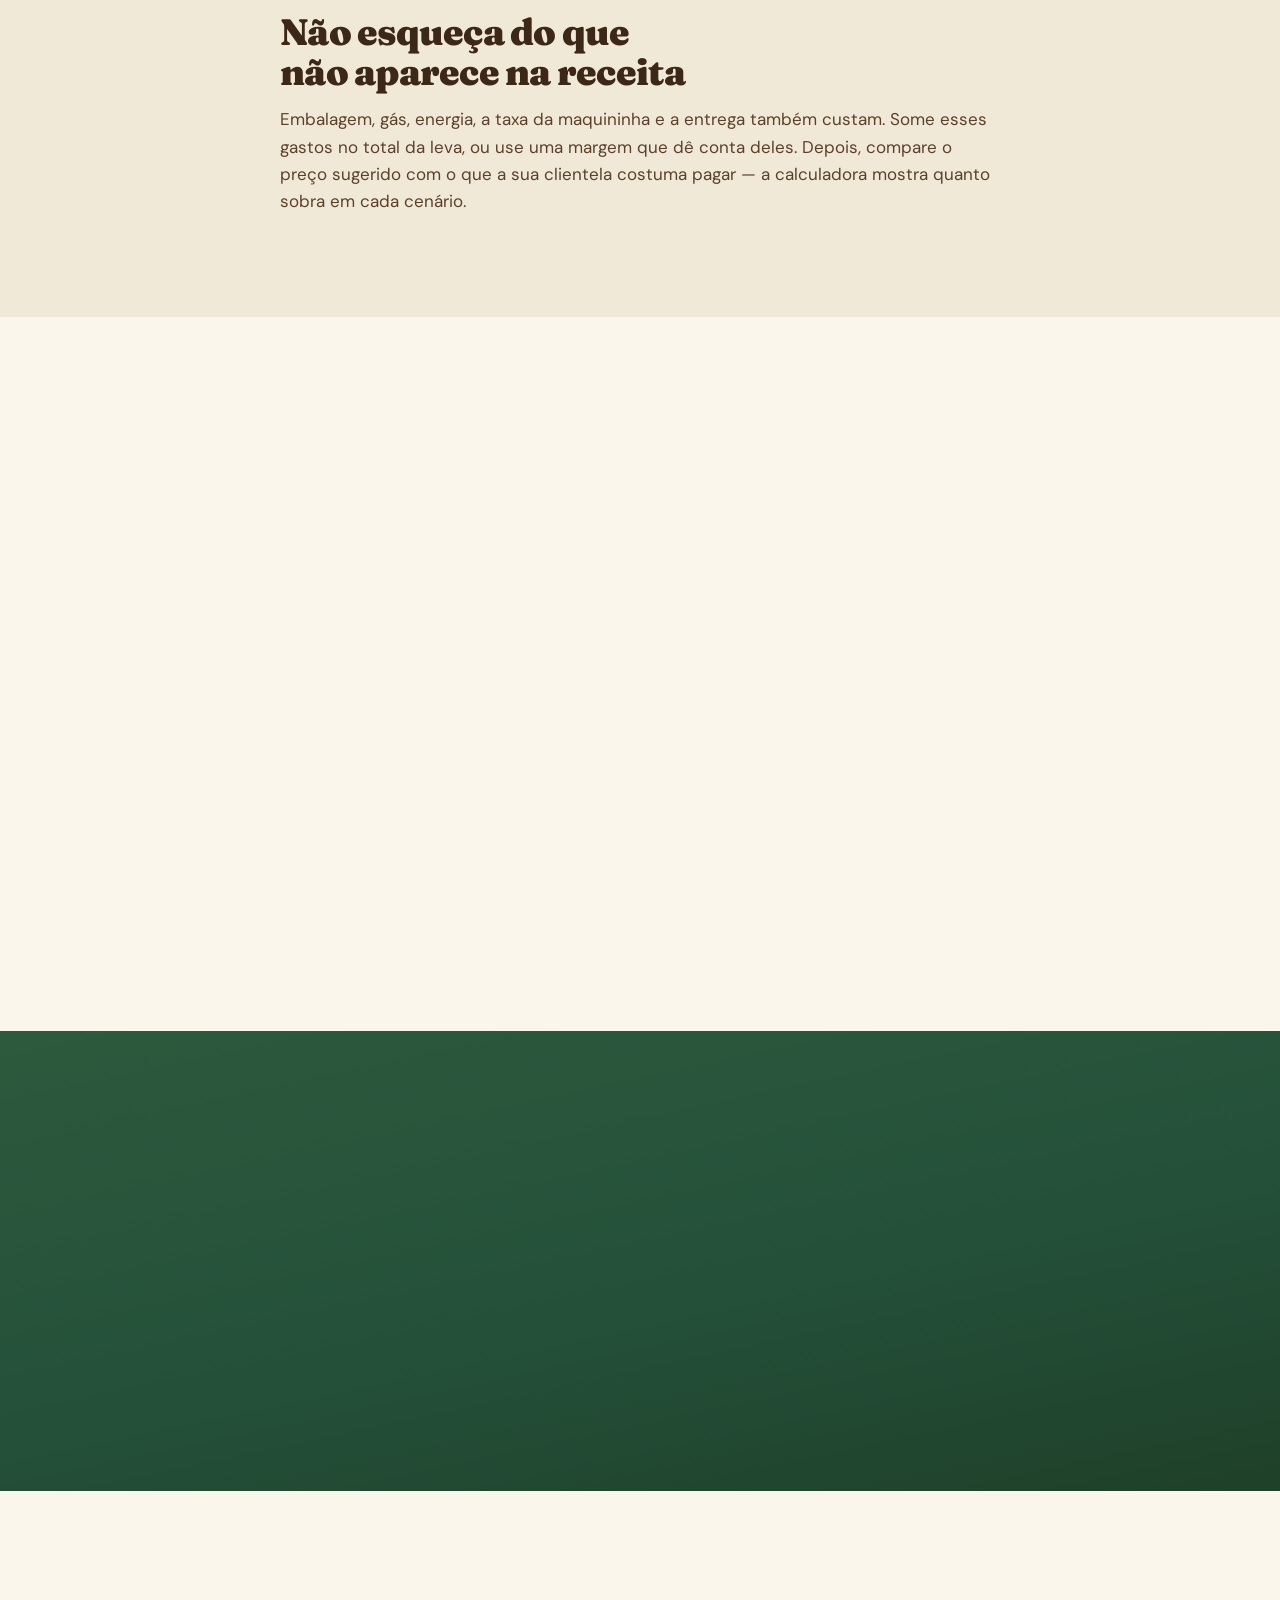
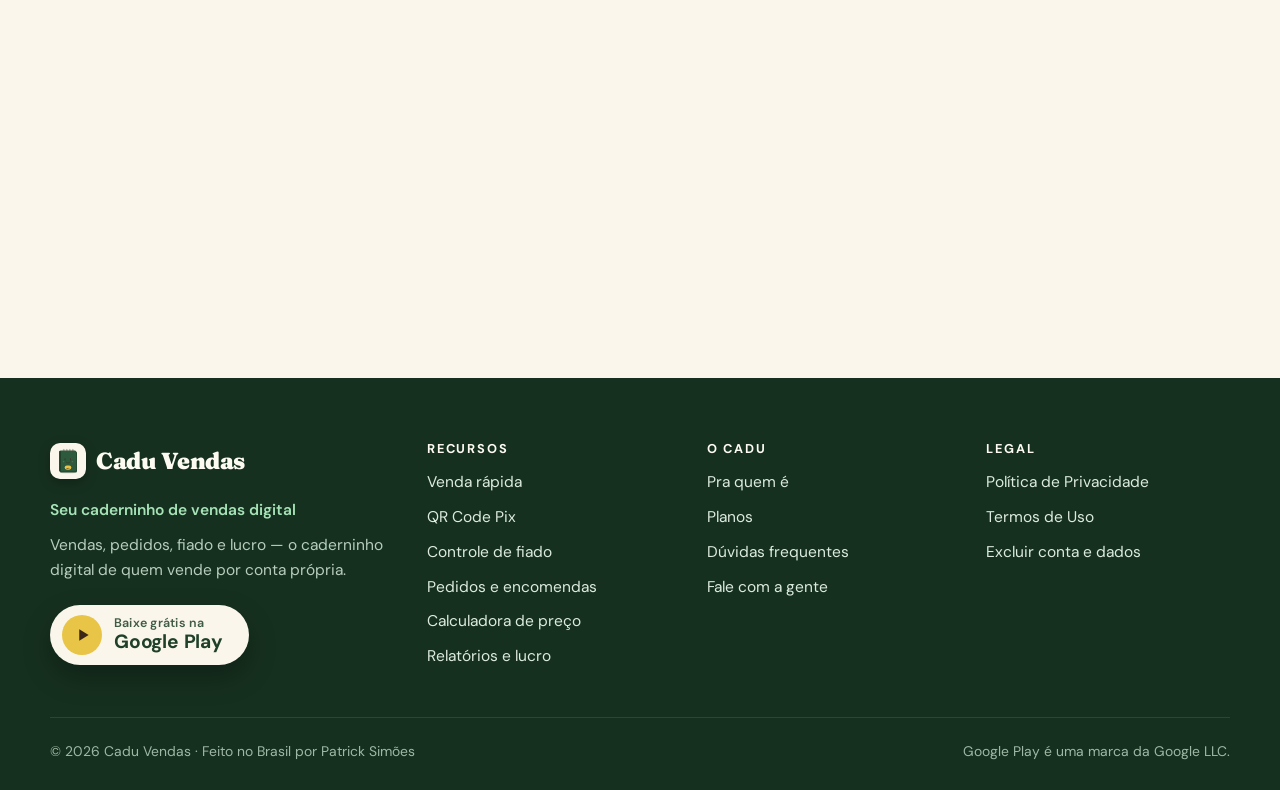
<file: precificacao/index.html>
<!doctype html>
<html lang="pt-BR">
<head>
  <meta charset="utf-8">
  <meta name="viewport" content="width=device-width, initial-scale=1">
  <title>Calculadora de preço de venda: margem e markup | Cadu Vendas</title>
  <meta name="description" content="Descubra quanto cobrar: informe o gasto e o rendimento e calcule o preço de venda por margem, lucro por unidade ou markup. Calculadora grátis, direto no site.">
  <link rel="canonical" href="https://caduvendas.com.br/precificacao/">
  <meta name="robots" content="index, follow, max-image-preview:large, max-snippet:-1">
  <meta name="theme-color" content="#1f4029">
  <meta name="color-scheme" content="light">
  <meta name="format-detection" content="telephone=no">

  <link rel="icon" href="../favicon.svg" type="image/svg+xml">
  <link rel="apple-touch-icon" href="../apple-touch-icon.png">
  <link rel="manifest" href="../site.webmanifest">

  <meta property="og:type" content="website">
  <meta property="og:site_name" content="Cadu Vendas">
  <meta property="og:locale" content="pt_BR">
  <meta property="og:url" content="https://caduvendas.com.br/precificacao/">
  <meta property="og:title" content="Calculadora de preço de venda — Cadu Vendas">
  <meta property="og:description" content="Quanto cobrar? Diga o gasto e o rendimento e veja o preço com a margem certa. Grátis, direto no navegador.">
  <meta property="og:image" content="https://caduvendas.com.br/assets/img/og/cadu-vendas.png">
  <meta property="og:image:type" content="image/png">
  <meta property="og:image:width" content="1200">
  <meta property="og:image:height" content="627">
  <meta property="og:image:alt" content="Cadu Vendas: vendas em dois toques, pedidos, fiado com cobrança pelo WhatsApp e relatórios de lucro">
  <meta name="twitter:card" content="summary_large_image">
  <meta name="twitter:title" content="Calculadora de preço de venda — Cadu Vendas">
  <meta name="twitter:description" content="Quanto cobrar? Diga o gasto e o rendimento e veja o preço com a margem certa.">
  <meta name="twitter:image" content="https://caduvendas.com.br/assets/img/og/cadu-vendas.png">

  <link rel="preload" href="../assets/fonts/fraunces-latin-wght-normal.woff2" as="font" type="font/woff2" crossorigin>
  <link rel="preload" href="../assets/fonts/dm-sans-latin-wght-normal.woff2" as="font" type="font/woff2" crossorigin>
  <link rel="stylesheet" href="../assets/css/site.css?v=2">
  <script src="../assets/js/site.js?v=1" defer></script>
  <script src="../assets/js/calculadora.js?v=1" defer></script>

  <script type="application/ld+json">
  {
    "@context": "https://schema.org",
    "@graph": [
      {
        "@type": "WebPage",
        "@id": "https://caduvendas.com.br/precificacao/#pagina",
        "url": "https://caduvendas.com.br/precificacao/",
        "name": "Calculadora de preço de venda: margem e markup",
        "description": "Descubra quanto cobrar: informe o gasto e o rendimento e calcule o preço de venda por margem, lucro por unidade ou markup.",
        "inLanguage": "pt-BR",
        "isPartOf": { "@type": "WebSite", "@id": "https://caduvendas.com.br/#site", "name": "Cadu Vendas", "url": "https://caduvendas.com.br/" },
        "about": { "@id": "https://caduvendas.com.br/#app" },
        "breadcrumb": { "@id": "https://caduvendas.com.br/precificacao/#trilha" },
        "mainEntity": { "@id": "https://caduvendas.com.br/precificacao/#calculadora" }
      },
      {
        "@type": "WebApplication",
        "@id": "https://caduvendas.com.br/precificacao/#calculadora",
        "name": "Calculadora de preço de venda do Cadu Vendas",
        "url": "https://caduvendas.com.br/precificacao/#calculadora",
        "applicationCategory": "BusinessApplication",
        "operatingSystem": "Qualquer navegador",
        "inLanguage": "pt-BR",
        "isAccessibleForFree": true,
        "offers": { "@type": "Offer", "price": "0", "priceCurrency": "BRL" }
      },
      {
        "@type": "BreadcrumbList",
        "@id": "https://caduvendas.com.br/precificacao/#trilha",
        "itemListElement": [
          { "@type": "ListItem", "position": 1, "name": "Início", "item": "https://caduvendas.com.br/" },
          { "@type": "ListItem", "position": 2, "name": "Calculadora de preço", "item": "https://caduvendas.com.br/precificacao/" }
        ]
      },
      {
        "@type": "FAQPage",
        "@id": "https://caduvendas.com.br/precificacao/#duvidas",
        "mainEntity": [
          {
            "@type": "Question",
            "name": "Como calcular o preço de venda de doces por unidade?",
            "acceptedAnswer": { "@type": "Answer", "text": "Some tudo o que gastou na leva, divida pelo número de unidades que ela rendeu e aplique a margem. Exemplo: R$ 54 de gasto que rendem 30 unidades dão R$ 1,80 de custo por unidade; com margem de 60%, o preço sugerido é R$ 1,80 ÷ 0,40 = R$ 4,50." }
          },
          {
            "@type": "Question",
            "name": "Qual a diferença entre margem e markup?",
            "acceptedAnswer": { "@type": "Answer", "text": "Margem é a fatia do preço que sobra como lucro; markup é quantas vezes o custo você cobra. Vender pelo dobro do custo é um markup de 2×, que dá margem de 50% — não de 100%." }
          },
          {
            "@type": "Question",
            "name": "Por que a margem vai só até 95%?",
            "acceptedAnswer": { "@type": "Answer", "text": "Porque margem é a parte do preço que vira lucro. Margem de 100% significaria custo zero, e acima disso a conta não existe. Quem pensa em 200% está pensando em markup." }
          },
          {
            "@type": "Question",
            "name": "A calculadora do site é igual à do app?",
            "acceptedAnswer": { "@type": "Answer", "text": "É a mesma conta. No app Cadu Vendas, o preço calculado vai direto pro catálogo, e no Premium dá pra descobrir o custo real a partir dos ingredientes da receita." }
          }
        ]
      }
    ]
  }
  </script>
</head>
<body>
  <!-- ícones do site e dos mockups — o mesmo bloco em todas as páginas -->
  <svg xmlns="http://www.w3.org/2000/svg" width="0" height="0" style="position:absolute" aria-hidden="true">
    <symbol id="ic-home" viewBox="0 0 24 24"><path d="M3 10.5 12 3l9 7.5" fill="none" stroke-width="1.9" stroke-linecap="round" stroke-linejoin="round"/><path d="M5.5 9.5V20h13V9.5" fill="none" stroke-width="1.9" stroke-linecap="round" stroke-linejoin="round"/><path d="M10 20v-5.5h4V20" fill="none" stroke-width="1.9" stroke-linecap="round" stroke-linejoin="round"/></symbol>
    <symbol id="ic-orders" viewBox="0 0 24 24"><path d="M4 7.5 12 3l8 4.5v9L12 21l-8-4.5z" fill="none" stroke-width="1.9" stroke-linejoin="round"/><path d="M4 7.5 12 12l8-4.5M12 12v9" fill="none" stroke-width="1.9" stroke-linejoin="round"/></symbol>
    <symbol id="ic-catalog" viewBox="0 0 24 24"><path d="M3.5 12.5 11 20a2 2 0 0 0 2.8 0l6.2-6.2a2 2 0 0 0 0-2.8L12.5 3.5H6a2.5 2.5 0 0 0-2.5 2.5z" fill="none" stroke-width="1.9" stroke-linejoin="round"/><circle cx="8.3" cy="8.3" r="1.4" fill="currentColor" stroke="none"/></symbol>
    <symbol id="ic-reports" viewBox="0 0 24 24"><path d="M4 20h16" stroke-width="1.9" stroke-linecap="round"/><path d="M7 20v-6M12 20V9M17 20V4.5" stroke-width="1.9" stroke-linecap="round"/></symbol>
    <symbol id="ic-profile" viewBox="0 0 24 24"><circle cx="12" cy="8" r="3.6" fill="none" stroke-width="1.9"/><path d="M5 20c1.2-3.4 3.9-5 7-5s5.8 1.6 7 5" fill="none" stroke-width="1.9" stroke-linecap="round"/></symbol>
    <symbol id="ic-eye" viewBox="0 0 24 24"><path d="M2.5 12S6 5.8 12 5.8 21.5 12 21.5 12 18 18.2 12 18.2 2.5 12 2.5 12z" fill="none" stroke-width="1.8"/><circle cx="12" cy="12" r="2.8" fill="none" stroke-width="1.8"/></symbol>
    <symbol id="ic-bag" viewBox="0 0 24 24"><path d="M5.5 8h13l-1 12.5h-11z" fill="none" stroke-width="1.8" stroke-linejoin="round"/><path d="M9 10.5V6.5a3 3 0 0 1 6 0v4" fill="none" stroke-width="1.8" stroke-linecap="round"/></symbol>
    <symbol id="ic-cash" viewBox="0 0 24 24"><rect x="2.5" y="6" width="19" height="12" rx="2" fill="none" stroke-width="1.8"/><circle cx="12" cy="12" r="2.8" fill="none" stroke-width="1.8"/><path d="M6 12h.01M18 12h.01" stroke-width="2.2" stroke-linecap="round"/></symbol>
    <symbol id="ic-pix" viewBox="0 0 24 24"><path d="M12 2.8 21.2 12 12 21.2 2.8 12z" fill="none" stroke-width="1.8" stroke-linejoin="round"/><path d="M8.5 12 12 8.5l3.5 3.5L12 15.5z" fill="none" stroke-width="1.6" stroke-linejoin="round"/></symbol>
    <symbol id="ic-card" viewBox="0 0 24 24"><rect x="2.5" y="5.5" width="19" height="13" rx="2.2" fill="none" stroke-width="1.8"/><path d="M2.5 9.8h19" stroke-width="1.8"/><path d="M6 15h4" stroke-width="1.8" stroke-linecap="round"/></symbol>
    <symbol id="ic-fiado" viewBox="0 0 24 24"><path d="M12 6.5v-3M8 5l1.2 1.8M16 5l-1.2 1.8" stroke-width="1.7" stroke-linecap="round"/><path d="M4 13.5c2.5-2 4.5-2 6.5-.5h3a1.4 1.4 0 0 1 0 2.8h-3.4" fill="none" stroke-width="1.7" stroke-linecap="round" stroke-linejoin="round"/><path d="M13 17.5h4.2c1.9-1 2.8-2.4 3.3-3.8" fill="none" stroke-width="1.7" stroke-linecap="round"/></symbol>
    <symbol id="ic-check" viewBox="0 0 24 24"><path d="M4.5 12.5 10 18 19.5 6.5" fill="none" stroke-width="2.2" stroke-linecap="round" stroke-linejoin="round"/></symbol>
    <symbol id="ic-fwd" viewBox="0 0 24 24"><path d="M9 5.5 15.5 12 9 18.5" fill="none" stroke-width="2" stroke-linecap="round" stroke-linejoin="round"/></symbol>
    <symbol id="ic-back" viewBox="0 0 24 24"><path d="M15 5.5 8.5 12 15 18.5" fill="none" stroke-width="2" stroke-linecap="round" stroke-linejoin="round"/></symbol>
    <symbol id="ic-clock" viewBox="0 0 24 24"><circle cx="12" cy="12" r="8.5" fill="none" stroke-width="1.8"/><path d="M12 7.5V12l3 2" fill="none" stroke-width="1.8" stroke-linecap="round"/></symbol>
    <symbol id="ic-share" viewBox="0 0 24 24"><circle cx="6" cy="12" r="2.6" fill="none" stroke-width="1.8"/><circle cx="17.5" cy="5.5" r="2.6" fill="none" stroke-width="1.8"/><circle cx="17.5" cy="18.5" r="2.6" fill="none" stroke-width="1.8"/><path d="m8.4 10.8 6.8-4M8.4 13.2l6.8 4" stroke-width="1.8"/></symbol>
    <symbol id="ic-trophy" viewBox="0 0 24 24"><path d="M8 4h8v5a4 4 0 0 1-8 0z" fill="none" stroke-width="1.8" stroke-linejoin="round"/><path d="M8 5.5H4.5v1A3.5 3.5 0 0 0 8 10M16 5.5h3.5v1A3.5 3.5 0 0 1 16 10" fill="none" stroke-width="1.8"/><path d="M12 13v3.5M8.5 20h7M12 16.5c-1.4 0-2 1.2-2.4 3.5h4.8c-.4-2.3-1-3.5-2.4-3.5z" fill="none" stroke-width="1.8" stroke-linejoin="round"/></symbol>
    <symbol id="ic-whats" viewBox="0 0 24 24"><path d="M12 3.5a8.5 8.5 0 0 0-7.3 12.8L3.5 20.5l4.3-1.1A8.5 8.5 0 1 0 12 3.5z" fill="none" stroke-width="1.8" stroke-linejoin="round"/><path d="M9 8.8c-.4 2.5 3.7 6.6 6.2 6.2l.4-1.7-2-.9-.9.7c-1-.5-1.6-1.1-2-2l.7-.9-.9-2z" fill="currentColor" stroke="none"/></symbol>
    <symbol id="ic-arrowup" viewBox="0 0 24 24"><path d="M12 19V5.5M6.5 11 12 5.5 17.5 11" fill="none" stroke-width="2.1" stroke-linecap="round" stroke-linejoin="round"/></symbol>
    <symbol id="ic-cart" viewBox="0 0 24 24"><path d="M3 4h2.2l2.3 11.5h10.6L21 7.5H6" fill="none" stroke-width="1.9" stroke-linecap="round" stroke-linejoin="round"/><circle cx="9.5" cy="19.5" r="1.6" fill="currentColor" stroke="none"/><circle cx="16.5" cy="19.5" r="1.6" fill="currentColor" stroke="none"/></symbol>
    <symbol id="ic-close" viewBox="0 0 24 24"><path d="M6 6l12 12M18 6 6 18" stroke-width="2.1" stroke-linecap="round"/></symbol>
    <symbol id="ic-lock" viewBox="0 0 24 24"><rect x="5" y="10.5" width="14" height="10" rx="2.2" fill="none" stroke-width="1.9"/><path d="M8.5 10.5V7.5a3.5 3.5 0 0 1 7 0v3" fill="none" stroke-width="1.9" stroke-linecap="round"/></symbol>
    <symbol id="sb" viewBox="0 0 42 15"><path d="M1 8.5h2v3H1zM4.5 6.5h2v5h-2zM8 4.5h2v7H8zM11.5 2.5h2v9h-2z" fill="currentColor" stroke="none"/><path d="M20.5 5.2a7.4 7.4 0 0 0-9 0l1.2 1.5a5.5 5.5 0 0 1 6.6 0zM19 7.6a4.4 4.4 0 0 0-6 0l1.2 1.5a2.5 2.5 0 0 1 3.6 0zM16 10.4l1-1.2a1.6 1.6 0 0 0-2 0z" fill="currentColor" stroke="none"/><rect x="24" y="3.5" width="16" height="8" rx="2.4" fill="none" stroke="currentColor" stroke-width="1.4"/><rect x="25.5" y="5" width="10" height="5" rx="1.2" fill="currentColor" stroke="none"/><path d="M41 6v3" stroke="currentColor" stroke-width="1.6" stroke-linecap="round"/></symbol>
    <symbol id="star4" viewBox="0 0 40 40"><path d="M20 0l4.5 15.5L40 20l-15.5 4.5L20 40l-4.5-15.5L0 20l15.5-4.5z" fill="currentColor" stroke="none"/></symbol>
    <symbol id="i-play" viewBox="0 0 24 24"><path d="M7 4.2 19.5 12 7 19.8z" fill="currentColor" stroke="none"/></symbol>
    <symbol id="i-arrow" viewBox="0 0 24 24"><path d="M4.5 12h14.5M13.5 6.5 19 12l-5.5 5.5" fill="none" stroke-width="2" stroke-linecap="round" stroke-linejoin="round"/></symbol>
    <symbol id="i-menu" viewBox="0 0 24 24"><path d="M4 7h16M4 12h16M4 17h16" stroke-width="2" stroke-linecap="round"/></symbol>
    <symbol id="i-cake" viewBox="0 0 24 24"><g fill="none" stroke-width="1.9" stroke-linecap="round" stroke-linejoin="round"><path d="M4 20.5h16"/><path d="M5.5 20.5v-7a2 2 0 0 1 2-2h9a2 2 0 0 1 2 2v7"/><path d="M5.5 15.5c1.1.9 2.2.9 3.3 0s2.2-.9 3.2 0 2.2.9 3.2 0 2.2-.9 3.3 0"/><path d="M12 11.5V8"/><path d="M12 5.8c.9-.8 1.1-1.6 0-2.8-1.1 1.2-.9 2 0 2.8z"/></g></symbol>
    <symbol id="i-scissors" viewBox="0 0 24 24"><g fill="none" stroke-width="1.9" stroke-linecap="round" stroke-linejoin="round"><circle cx="6" cy="6.5" r="2.8"/><circle cx="6" cy="17.5" r="2.8"/><path d="M20 4.5 8.2 15.8M14.3 13.7 20 19.5M8.2 8.2 11.5 11.5"/></g></symbol>
    <symbol id="i-wrench" viewBox="0 0 24 24"><path d="M14.8 6.2a4.4 4.4 0 0 0-5.9 5.5L3.8 16.8a2 2 0 0 0 2.8 2.8l5.1-5.1a4.4 4.4 0 0 0 5.5-5.9l-2.7 2.7-2.4-.4-.4-2.4z" fill="none" stroke-width="1.9" stroke-linejoin="round"/></symbol>
    <symbol id="i-offline" viewBox="0 0 24 24"><g fill="none" stroke-width="1.9" stroke-linecap="round" stroke-linejoin="round"><path d="M3 3l18 18"/><path d="M8.8 16.3a4.6 4.6 0 0 1 6.4 0"/><path d="M5.3 12.8a9.5 9.5 0 0 1 4.3-2.4"/><path d="M18.7 12.8a9.5 9.5 0 0 0-1.9-1.4"/><path d="M2 9.2a14.4 14.4 0 0 1 3.8-2.5"/><path d="M22 9.2A14.4 14.4 0 0 0 10.8 5.5"/></g><circle cx="12" cy="19.6" r="1.3" fill="currentColor" stroke="none"/></symbol>
    <symbol id="i-cloud" viewBox="0 0 24 24"><path d="M17.5 19H7.8a5.3 5.3 0 1 1 1.5-10.4A6.3 6.3 0 0 1 21 11.3 3.9 3.9 0 0 1 17.5 19z" fill="none" stroke-width="1.9" stroke-linejoin="round"/></symbol>
    <symbol id="i-heart" viewBox="0 0 24 24"><path d="M12 20s-7.8-4.7-7.8-10.3A4.3 4.3 0 0 1 12 7.2a4.3 4.3 0 0 1 7.8 2.5C19.8 15.3 12 20 12 20z" fill="none" stroke-width="1.9" stroke-linejoin="round"/></symbol>
    <symbol id="i-image" viewBox="0 0 24 24"><g fill="none" stroke-width="1.9" stroke-linecap="round" stroke-linejoin="round"><rect x="3.5" y="4.5" width="17" height="15" rx="2.5"/><circle cx="9" cy="10" r="1.8"/><path d="m20.5 16-4.5-4.5L6 19.5"/></g></symbol>
    <symbol id="i-receipt" viewBox="0 0 24 24"><g fill="none" stroke-width="1.9" stroke-linecap="round" stroke-linejoin="round"><path d="M6 3.5h12v17l-2.4-1.5-2 1.5-1.6-1.5-1.6 1.5-2-1.5L6 20.5z"/><path d="M9 8h6M9 11.5h6M9 15h3.5"/></g></symbol>
    <symbol id="i-bell" viewBox="0 0 24 24"><g fill="none" stroke-width="1.9" stroke-linecap="round" stroke-linejoin="round"><path d="M6 16.5V11a6 6 0 0 1 12 0v5.5l1.5 2h-15z"/><path d="M10 21h4"/></g></symbol>
    <symbol id="i-calendar" viewBox="0 0 24 24"><g fill="none" stroke-width="1.9" stroke-linecap="round" stroke-linejoin="round"><rect x="3.5" y="5" width="17" height="15.5" rx="2.5"/><path d="M3.5 10h17M8 3v4M16 3v4"/></g></symbol>
    <symbol id="i-repeat" viewBox="0 0 24 24"><g fill="none" stroke-width="1.9" stroke-linecap="round" stroke-linejoin="round"><path d="M17 2.5 20.5 6 17 9.5"/><path d="M3.5 11.5V10a4 4 0 0 1 4-4h13"/><path d="M7 21.5 3.5 18 7 14.5"/><path d="M20.5 12.5V14a4 4 0 0 1-4 4h-13"/></g></symbol>
    <symbol id="i-users" viewBox="0 0 24 24"><g fill="none" stroke-width="1.9" stroke-linecap="round" stroke-linejoin="round"><circle cx="9" cy="8" r="3.5"/><path d="M2.5 20c.9-3.3 3.4-5 6.5-5s5.6 1.7 6.5 5"/><path d="M16 4.8a3.5 3.5 0 0 1 0 6.4M18.5 15.3c1.4.8 2.4 2.4 3 4.7"/></g></symbol>
    <symbol id="i-sync" viewBox="0 0 24 24"><g fill="none" stroke-width="1.9" stroke-linecap="round" stroke-linejoin="round"><path d="M20 11a8 8 0 0 0-14.3-4.9L4 8"/><path d="M4 3.5V8h4.5"/><path d="M4 13a8 8 0 0 0 14.3 4.9L20 16"/><path d="M20 20.5V16h-4.5"/></g></symbol>
    <symbol id="i-calc" viewBox="0 0 24 24"><g fill="none" stroke-width="1.9" stroke-linecap="round" stroke-linejoin="round"><rect x="5" y="2.5" width="14" height="19" rx="2.5"/><path d="M8.5 6.5h7v3h-7z"/></g><path d="M8.7 13.2h.01M12 13.2h.01M15.3 13.2h.01M8.7 16.8h.01M12 16.8h.01M15.3 16.8h.01" fill="none" stroke-width="2.4" stroke-linecap="round"/></symbol>
    <symbol id="i-qr" viewBox="0 0 24 24"><g fill="none" stroke-width="1.9" stroke-linecap="round" stroke-linejoin="round"><rect x="3.5" y="3.5" width="6" height="6" rx="1"/><rect x="14.5" y="3.5" width="6" height="6" rx="1"/><rect x="3.5" y="14.5" width="6" height="6" rx="1"/><path d="M14.5 14.5h2.5v2.5M20.5 14.5v.01M14.5 20.5h.01M17.5 17.5h3v3h-3z"/></g></symbol>
    <symbol id="i-percent" viewBox="0 0 24 24"><g fill="none" stroke-width="1.9" stroke-linecap="round" stroke-linejoin="round"><path d="M19 5 5 19"/><circle cx="6.5" cy="6.5" r="2.5"/><circle cx="17.5" cy="17.5" r="2.5"/></g></symbol>
    <symbol id="i-mail" viewBox="0 0 24 24"><g fill="none" stroke-width="1.9" stroke-linecap="round" stroke-linejoin="round"><rect x="3" y="5" width="18" height="14" rx="2.5"/><path d="m3.5 6.5 8.5 6.5 8.5-6.5"/></g></symbol>
    <symbol id="i-download" viewBox="0 0 24 24"><g fill="none" stroke-width="1.9" stroke-linecap="round" stroke-linejoin="round"><path d="M12 3.5v11.5M7 10l5 5 5-5"/><path d="M4.5 20h15"/></g></symbol>
    <symbol id="i-box-edit" viewBox="0 0 24 24"><g fill="none" stroke-width="1.9" stroke-linecap="round" stroke-linejoin="round"><path d="M4 20.5h4L19 9.5a2.8 2.8 0 0 0-4-4L4 16.5z"/><path d="M13.5 7 17 10.5"/></g></symbol>
    <symbol id="i-tap" viewBox="0 0 24 24"><g fill="none" stroke-width="1.9" stroke-linecap="round" stroke-linejoin="round"><path d="M9 11.5V5a1.8 1.8 0 0 1 3.6 0v5.5"/><path d="M12.6 10V8.8a1.8 1.8 0 0 1 3.6 0v2"/><path d="M16.2 10.8a1.8 1.8 0 0 1 3.3 1V15a6.5 6.5 0 0 1-6.5 6.5h-.6a6.5 6.5 0 0 1-5.2-2.6L4 14.6a1.8 1.8 0 0 1 2.7-2.3L9 14.5"/></g></symbol>
  </svg>

  <a class="skip-link" href="#conteudo">Pular para o conteúdo</a>

  <header class="site-header">
    <div class="wrap site-header__in">
      <a class="brand" href="../" aria-label="Cadu Vendas — página inicial">
        <img src="../favicon.svg" alt="" width="36" height="36">
        <span>Cadu Vendas</span>
      </a>
      <button class="nav-toggle" type="button" aria-expanded="false" aria-controls="menu" aria-label="Abrir menu">
        <svg class="i i-open" aria-hidden="true"><use href="#i-menu"/></svg>
        <svg class="i i-close" aria-hidden="true"><use href="#ic-close"/></svg>
      </button>
      <nav class="nav" id="menu" aria-label="Principal" data-open="false">
        <a href="../#recursos">Recursos</a>
        <a href="../#pra-quem-e">Pra quem é</a>
        <a href="../#planos">Planos</a>
        <a href="../#duvidas">Dúvidas</a>
        <a class="btn" href="https://play.google.com/store/apps/details?id=com.cadernodevendas&amp;referrer=utm_source%3Dcaduvendas.com.br%26utm_medium%3Dsite%26utm_campaign%3Dprecificacao" target="_blank" rel="noopener">Baixar grátis<span class="sr-only"> (abre em nova aba)</span></a>
      </nav>
    </div>
  </header>

  <main id="conteudo">
    <section class="sec page-hero bg-ocre" aria-labelledby="titulo">
      <div class="wrap split">
        <div class="split__text">
          <nav aria-label="Trilha de navegação">
            <ol class="breadcrumb"><li><a href="../">Início</a></li><li><span aria-current="page">Calculadora de preço</span></li></ol>
          </nav>
          <p class="eyebrow">Precificação</p>
          <h1 id="titulo" class="h1 h1--page">Calculadora de preço de venda: <span class="hl">quanto cobrar?</span></h1>
          <p class="lead">Diga quanto gastou e quanto rendeu — a calculadora mostra o preço com a margem certa. É a mesma conta que o Cadu faz no app.</p>
          <div class="cta-row">
            <a class="btn btn--primary" href="#calculadora">Usar a calculadora</a>
            <a class="btn btn--ghost" href="https://play.google.com/store/apps/details?id=com.cadernodevendas&amp;referrer=utm_source%3Dcaduvendas.com.br%26utm_medium%3Dsite%26utm_campaign%3Dprecificacao" target="_blank" rel="noopener">Baixar o app grátis<span class="sr-only"> (abre em nova aba)</span></a>
          </div>
        </div>
        <div class="split__media">
          <div class="blob" style="background:rgba(255,255,255,.5)"></div>
          <svg class="spark" style="top:28px;left:6%;color:#c77423" width="34" height="34" aria-hidden="true"><use href="#star4"/></svg>
          <svg class="spark" style="top:130px;right:6%;color:#2d5a3d;opacity:.7" width="24" height="24" aria-hidden="true"><use href="#star4"/></svg>
          <div class="device" role="img" aria-label="Tela Resultado da precificação no Cadu Vendas: preço sugerido de R$ 4,50 por unidade, com gasto de R$ 54,00, rendimento de 30 unidades e margem de 60%" data-nosnippet>
            <div class="phone" aria-hidden="true"><div class="m-screen">
              <span class="m-punch"></span>
              <div class="m-sb"><span>9:41</span><svg><use href="#sb"/></svg></div>
              <div class="m-pad m-row" style="padding-top:12px;gap:12px">
                <svg class="i" width="22" height="22"><use href="#ic-back"/></svg>
                <div class="m-title" style="font-size:24px">Resultado</div>
              </div>
              <div style="text-align:center;padding:28px 16px 12px">
                <div class="m-cap c-muted" style="letter-spacing:1px">PREÇO SUGERIDO</div>
                <div class="m-money c-money" style="font-size:56px;letter-spacing:-1.5px;margin-top:4px">R$ 4,50</div>
                <div class="m-sub">por unidade</div>
              </div>
              <div class="m-pad" style="margin-top:12px">
                <div class="m-card" style="padding:16px;font-size:14px">
                  <div class="m-cap c-muted" style="margin-bottom:12px">RESUMO DA CONTA</div>
                  <div class="m-row m-between" style="margin-bottom:8px"><span class="c-text2">Gasto total</span><b>R$ 54,00</b></div>
                  <div class="m-row m-between" style="margin-bottom:8px"><span class="c-text2">Rendimento</span><b>30 unidades</b></div>
                  <div class="m-row m-between" style="margin-bottom:8px"><span class="c-text2">Custo por unidade</span><b>R$ 1,80</b></div>
                  <div class="m-row m-between" style="margin-bottom:8px"><span class="c-text2">Margem de lucro</span><b class="c-money">60%</b></div>
                  <div class="m-row m-between"><span class="c-text2">Lucro por unidade</span><b class="c-money">R$ 2,70</b></div>
                </div>
              </div>
              <div class="m-row" style="gap:8px;margin-top:14px;align-items:flex-start;padding:0 20px">
                <span style="font-size:14px;line-height:16px">⚠️</span>
                <span class="m-cap c-muted" style="flex:1">Conta feita com os valores que você informou. Se o gasto mudar, refaça.</span>
              </div>
              <div class="m-pad" style="margin-top:14px">
                <div style="background:var(--d-sunken);border-radius:20px;padding:12px;font-size:14px;color:var(--d-text2)">Hoje esse produto está <b style="color:var(--d-text)">R$ 4,00</b>. Salvar troca para <b style="color:var(--d-text)">R$ 4,50</b>.</div>
              </div>
              <div style="position:absolute;left:0;right:0;bottom:0;border-top:1px solid var(--d-border);padding:12px 16px 16px;background:var(--d-bg)">
                <div class="m-btn m-btn--lg"><svg class="i" width="18" height="18"><use href="#ic-check"/></svg> Salvar no catálogo</div>
                <div class="m-row" style="height:48px;justify-content:center;font-size:16px;font-weight:700;color:var(--d-primary);margin-top:4px">Refazer cálculo</div>
              </div>
            </div></div>
          </div>
        </div>
      </div>
    </section>

    <section class="sec bg-paper" id="calculadora" aria-labelledby="t-calc">
      <div class="wrap">
        <div class="sec-head">
          <p class="eyebrow">Calculadora grátis</p>
          <h2 id="t-calc" class="h2">Faça a conta <span class="hl">aqui mesmo</span></h2>
          <p class="lead">Mude os números e veja o preço na hora. Nada é enviado: a conta acontece no seu próprio navegador.</p>
        </div>

        <form class="calc" id="calc" novalidate>
          <div class="calc__form">
            <label class="field" for="c-custo">
              <span class="field__label">Quanto você gastou pra produzir?</span>
              <span class="field__box"><span class="field__affix">R$</span><input id="c-custo" name="custo" inputmode="decimal" autocomplete="off" value="54,00" aria-describedby="c-custo-hint"></span>
              <span class="field__hint" id="c-custo-hint">Ingredientes, embalagem, gás… tudo o que saiu do bolso nessa leva.</span>
            </label>
            <label class="field" for="c-rend">
              <span class="field__label">Quanto rendeu?</span>
              <span class="field__box"><input id="c-rend" name="rendimento" inputmode="decimal" autocomplete="off" value="30" aria-describedby="c-rend-hint"><span class="field__affix field__affix--end">unidades</span></span>
              <span class="field__hint" id="c-rend-hint">Unidades, fatias, porções ou potes que saíram dessa leva.</span>
            </label>

            <fieldset>
              <legend>Como você quer calcular?</legend>
              <div class="modes">
                <label><input type="radio" name="modo" value="margem" checked><span>Margem<small>“60% do preço é lucro”</small></span></label>
                <label><input type="radio" name="modo" value="lucro"><span>Lucro por unidade<small>“quero R$ 3 em cada”</small></span></label>
                <label><input type="radio" name="modo" value="markup"><span>Markup<small>“vendo pelo dobro”</small></span></label>
              </div>
            </fieldset>

            <label class="field" for="c-valor" style="margin-top:18px">
              <span class="field__label" id="c-valor-label">Margem de lucro</span>
              <span class="field__box"><span class="field__affix" id="c-valor-pre" hidden>R$</span><input id="c-valor" name="valor" inputmode="decimal" autocomplete="off" value="60" aria-describedby="c-valor-hint"><span class="field__affix field__affix--end" id="c-valor-suf">%</span></span>
              <span class="field__hint" id="c-valor-hint">A fatia do preço que sobra como lucro. Vai até 95%.</span>
            </label>
          </div>

          <div class="calc__result">
            <div class="calc__eyebrow">Preço sugerido</div>
            <div class="calc__price" id="r-preco">R$ 4,50</div>
            <div class="calc__unit">por unidade</div>
            <dl class="calc__rows">
              <div><dt>Custo por unidade</dt><dd id="r-custo">R$ 1,80</dd></div>
              <div><dt>Lucro por unidade</dt><dd id="r-lucro" class="is-money">R$ 2,70</dd></div>
              <div><dt>Margem real</dt><dd id="r-margem" class="is-money">60%</dd></div>
              <div><dt>Markup equivalente</dt><dd id="r-markup">2,5×</dd></div>
            </dl>
            <p class="calc__warn" id="r-aviso" hidden></p>
            <p class="calc__note">Conta feita com os valores que você informou. Se o gasto mudar, refaça.</p>
            <p class="sr-only" id="r-leitura" aria-live="polite" aria-atomic="true"></p>
          </div>
        </form>
        <noscript><p class="plans-note">A calculadora precisa de JavaScript pra fazer a conta ao vivo. Os valores acima são o exemplo de R$ 54,00 de gasto, 30 unidades e 60% de margem.</p></noscript>
      </div>
    </section>

    <section class="sec bg-paper-2" aria-label="Como calcular o preço de venda">
      <div class="wrap prose">
        <h2>Margem e markup não são a mesma coisa</h2>
        <p>Esse é o erro mais comum de quem vende. <strong>Margem</strong> é a fatia do preço que sobra como lucro. <strong>Markup</strong> é quantas vezes o custo você cobra. Quem vende pelo dobro do custo às vezes acha que está lucrando 100% — mas sobra metade do preço, ou seja, uma margem de 50%.</p>
        <div class="table-wrap">
          <table>
            <thead>
              <tr><th scope="col">Custo por unidade</th><th scope="col">Jeito de pensar</th><th scope="col">Preço</th><th scope="col">Lucro</th><th scope="col">Margem real</th></tr>
            </thead>
            <tbody>
              <tr><td>R$ 10,00</td><td>Margem de 50%</td><td>R$ 20,00</td><td>R$ 10,00</td><td>50%</td></tr>
              <tr><td>R$ 10,00</td><td>Markup de 2×</td><td>R$ 20,00</td><td>R$ 10,00</td><td>50%</td></tr>
              <tr><td>R$ 10,00</td><td>Margem de 60%</td><td>R$ 25,00</td><td>R$ 15,00</td><td>60%</td></tr>
              <tr><td>R$ 10,00</td><td>Markup de 3×</td><td>R$ 30,00</td><td>R$ 20,00</td><td>67%</td></tr>
              <tr><td>R$ 10,00</td><td>Lucro de R$ 5 por unidade</td><td>R$ 15,00</td><td>R$ 5,00</td><td>33%</td></tr>
            </tbody>
          </table>
        </div>

        <h2>As fórmulas, uma por uma</h2>
        <p>Primeiro, o custo de cada unidade: <span class="formula">custo por unidade = gasto total ÷ rendimento</span>. No exemplo, R$ 54,00 ÷ 30 = R$ 1,80.</p>
        <ul>
          <li><strong>Margem:</strong> <span class="formula">preço = custo ÷ (1 − margem)</span>. Com 60%: R$ 1,80 ÷ 0,40 = R$ 4,50.</li>
          <li><strong>Lucro por unidade:</strong> <span class="formula">preço = custo + lucro</span>. Querendo R$ 3,00 em cada: R$ 1,80 + R$ 3,00 = R$ 4,80.</li>
          <li><strong>Markup:</strong> <span class="formula">preço = custo × markup</span>. Pelo dobro: R$ 1,80 × 2 = R$ 3,60.</li>
        </ul>
        <p>A margem vai até 95%: ela é a parte do preço que vira lucro, então 100% significaria custo zero. Se você está pensando em “200%”, o que você quer é markup.</p>

        <h2>O custo que quase ninguém calcula</h2>
        <p>Pra saber o custo de verdade, conte só o que foi usado de cada ingrediente. Se o pacote de 1 kg custou R$ 12,00 e a receita usou 200 g, o gasto foi R$ 2,40 — não R$ 12,00. Errar essa conta é o motivo mais comum de vender no prejuízo achando que está lucrando.</p>
        <div class="callout callout--ocre">
          <p><strong>No Premium, o Cadu faz essa conta pra você.</strong> Cadastre os ingredientes com o preço do pacote e a quantidade usada, e ele calcula o custo de cada unidade — e refaz a conta quando um preço sobe.</p>
        </div>

        <h2>Não esqueça do que não aparece na receita</h2>
        <p>Embalagem, gás, energia, a taxa da maquininha e a entrega também custam. Some esses gastos no total da leva, ou use uma margem que dê conta deles. Depois, compare o preço sugerido com o que a sua clientela costuma pagar — a calculadora mostra quanto sobra em cada cenário.</p>
      </div>
    </section>

    <section class="sec bg-paper" aria-labelledby="t-duvidas">
      <div class="wrap">
        <div class="sec-head">
          <p class="eyebrow">Dúvidas</p>
          <h2 id="t-duvidas" class="h2">Perguntas sobre <span class="hl">preço de venda</span></h2>
        </div>
        <div class="faq">
          <details>
            <summary>Como calcular o preço de venda de doces por unidade?</summary>
            <div class="faq__a"><p>Some tudo o que gastou na leva, divida pelo número de unidades que ela rendeu e aplique a margem. Exemplo: R$ 54 de gasto que rendem 30 unidades dão R$ 1,80 de custo por unidade; com margem de 60%, o preço sugerido é R$ 1,80 ÷ 0,40 = R$ 4,50.</p></div>
          </details>
          <details>
            <summary>Qual a diferença entre margem e markup?</summary>
            <div class="faq__a"><p>Margem é a fatia do preço que sobra como lucro; markup é quantas vezes o custo você cobra. Vender pelo dobro do custo é um markup de 2×, que dá margem de 50% — não de 100%.</p></div>
          </details>
          <details>
            <summary>Por que a margem vai só até 95%?</summary>
            <div class="faq__a"><p>Porque margem é a parte do preço que vira lucro. Margem de 100% significaria custo zero, e acima disso a conta não existe. Quem pensa em “200%” está pensando em markup.</p></div>
          </details>
          <details>
            <summary>A calculadora do site é igual à do app?</summary>
            <div class="faq__a"><p>É a mesma conta. No app Cadu Vendas, o preço calculado vai direto pro catálogo, e no <a href="../#planos">Premium</a> dá pra descobrir o custo real a partir dos ingredientes da receita.</p></div>
          </details>
        </div>
      </div>
    </section>

    <section class="sec bg-green cta-final" aria-labelledby="t-baixar">
      <svg class="spark" style="top:22%;left:12%;color:#e8c547" width="36" height="36" aria-hidden="true"><use href="#star4"/></svg>
      <svg class="spark" style="bottom:24%;right:13%;color:#a6e3b7" width="24" height="24" aria-hidden="true"><use href="#star4"/></svg>
      <div class="wrap">
        <h2 id="t-baixar" class="h2">Preço certo <span class="hl">no catálogo</span></h2>
        <p class="lead">No app, o preço calculado vai direto pro produto — e as vendas já saem com o lucro certo.</p>
        <div class="cta-row">
          <a class="btn-play" href="https://play.google.com/store/apps/details?id=com.cadernodevendas&amp;referrer=utm_source%3Dcaduvendas.com.br%26utm_medium%3Dsite%26utm_campaign%3Dprecificacao" target="_blank" rel="noopener">
            <span class="btn-play__ic"><svg class="i" aria-hidden="true"><use href="#i-play"/></svg></span>
            <span class="btn-play__txt"><small>Baixe grátis na</small><b>Google Play</b></span>
          <span class="sr-only"> (abre em nova aba)</span></a>
        </div>
      </div>
    </section>

    <section class="sec bg-paper" aria-labelledby="t-mais">
      <div class="wrap">
        <div class="sec-head">
          <h2 id="t-mais" class="h2">Veja também</h2>
        </div>
        <ul class="related">
          <li><a href="../relatorios/"><span class="ic-tile ic-tile--gold"><svg class="i" aria-hidden="true"><use href="#ic-reports"/></svg></span><b>Relatórios e lucro</b><span>Veja quanto sobra de verdade no fim do mês.</span></a></li>
          <li><a href="../pix/"><span class="ic-tile"><svg class="i" aria-hidden="true"><use href="#ic-pix"/></svg></span><b>QR Code Pix na hora</b><span>Cobre no valor exato da venda, sem maquininha.</span></a></li>
          <li><a href="../fiado/"><span class="ic-tile ic-tile--ocre"><svg class="i" aria-hidden="true"><use href="#ic-whats"/></svg></span><b>Controle de fiado</b><span>Saiba quem deve e cobre pelo WhatsApp.</span></a></li>
          <li><a href="../pedidos/"><span class="ic-tile"><svg class="i" aria-hidden="true"><use href="#ic-orders"/></svg></span><b>Pedidos e encomendas</b><span>Atrasados, em andamento e entregues num olhar.</span></a></li>
        </ul>
      </div>
    </section>
  </main>

  <footer class="site-footer">
    <div class="wrap">
      <div class="site-footer__grid">
        <div class="site-footer__brand">
          <a class="brand" href="../"><img src="../favicon.svg" alt="" width="36" height="36"><span>Cadu Vendas</span></a>
          <p class="site-footer__tag">Seu caderninho de vendas digital</p>
          <p class="site-footer__about">Vendas, pedidos, fiado e lucro — o caderninho digital de quem vende por conta própria.</p>
          <a class="btn-play" href="https://play.google.com/store/apps/details?id=com.cadernodevendas&amp;referrer=utm_source%3Dcaduvendas.com.br%26utm_medium%3Dsite%26utm_campaign%3Dprecificacao" target="_blank" rel="noopener">
            <span class="btn-play__ic"><svg class="i" aria-hidden="true"><use href="#i-play"/></svg></span>
            <span class="btn-play__txt"><small>Baixe grátis na</small><b>Google Play</b></span>
          <span class="sr-only"> (abre em nova aba)</span></a>
        </div>
        <nav aria-labelledby="f-recursos">
          <h2 id="f-recursos">Recursos</h2>
          <ul>
            <li><a href="../#venda-rapida">Venda rápida</a></li>
            <li><a href="../pix/">QR Code Pix</a></li>
            <li><a href="../fiado/">Controle de fiado</a></li>
            <li><a href="../pedidos/">Pedidos e encomendas</a></li>
            <li><a href="../precificacao/" aria-current="page">Calculadora de preço</a></li>
            <li><a href="../relatorios/">Relatórios e lucro</a></li>
          </ul>
        </nav>
        <nav aria-labelledby="f-cadu">
          <h2 id="f-cadu">O Cadu</h2>
          <ul>
            <li><a href="../#pra-quem-e">Pra quem é</a></li>
            <li><a href="../#planos">Planos</a></li>
            <li><a href="../#duvidas">Dúvidas frequentes</a></li>
            <li><a href="mailto:contato@caduvendas.com.br">Fale com a gente</a></li>
          </ul>
        </nav>
        <nav aria-labelledby="f-legal">
          <h2 id="f-legal">Legal</h2>
          <ul>
            <li><a href="../privacy.html">Política de Privacidade</a></li>
            <li><a href="../terms.html">Termos de Uso</a></li>
            <li><a href="../delete-account.html">Excluir conta e dados</a></li>
          </ul>
        </nav>
      </div>
      <div class="site-footer__bottom">
        <p>© 2026 Cadu Vendas · Feito no Brasil por Patrick Simões</p>
        <p>Google Play é uma marca da Google LLC.</p>
      </div>
    </div>
  </footer>
</body>
</html>
</file>
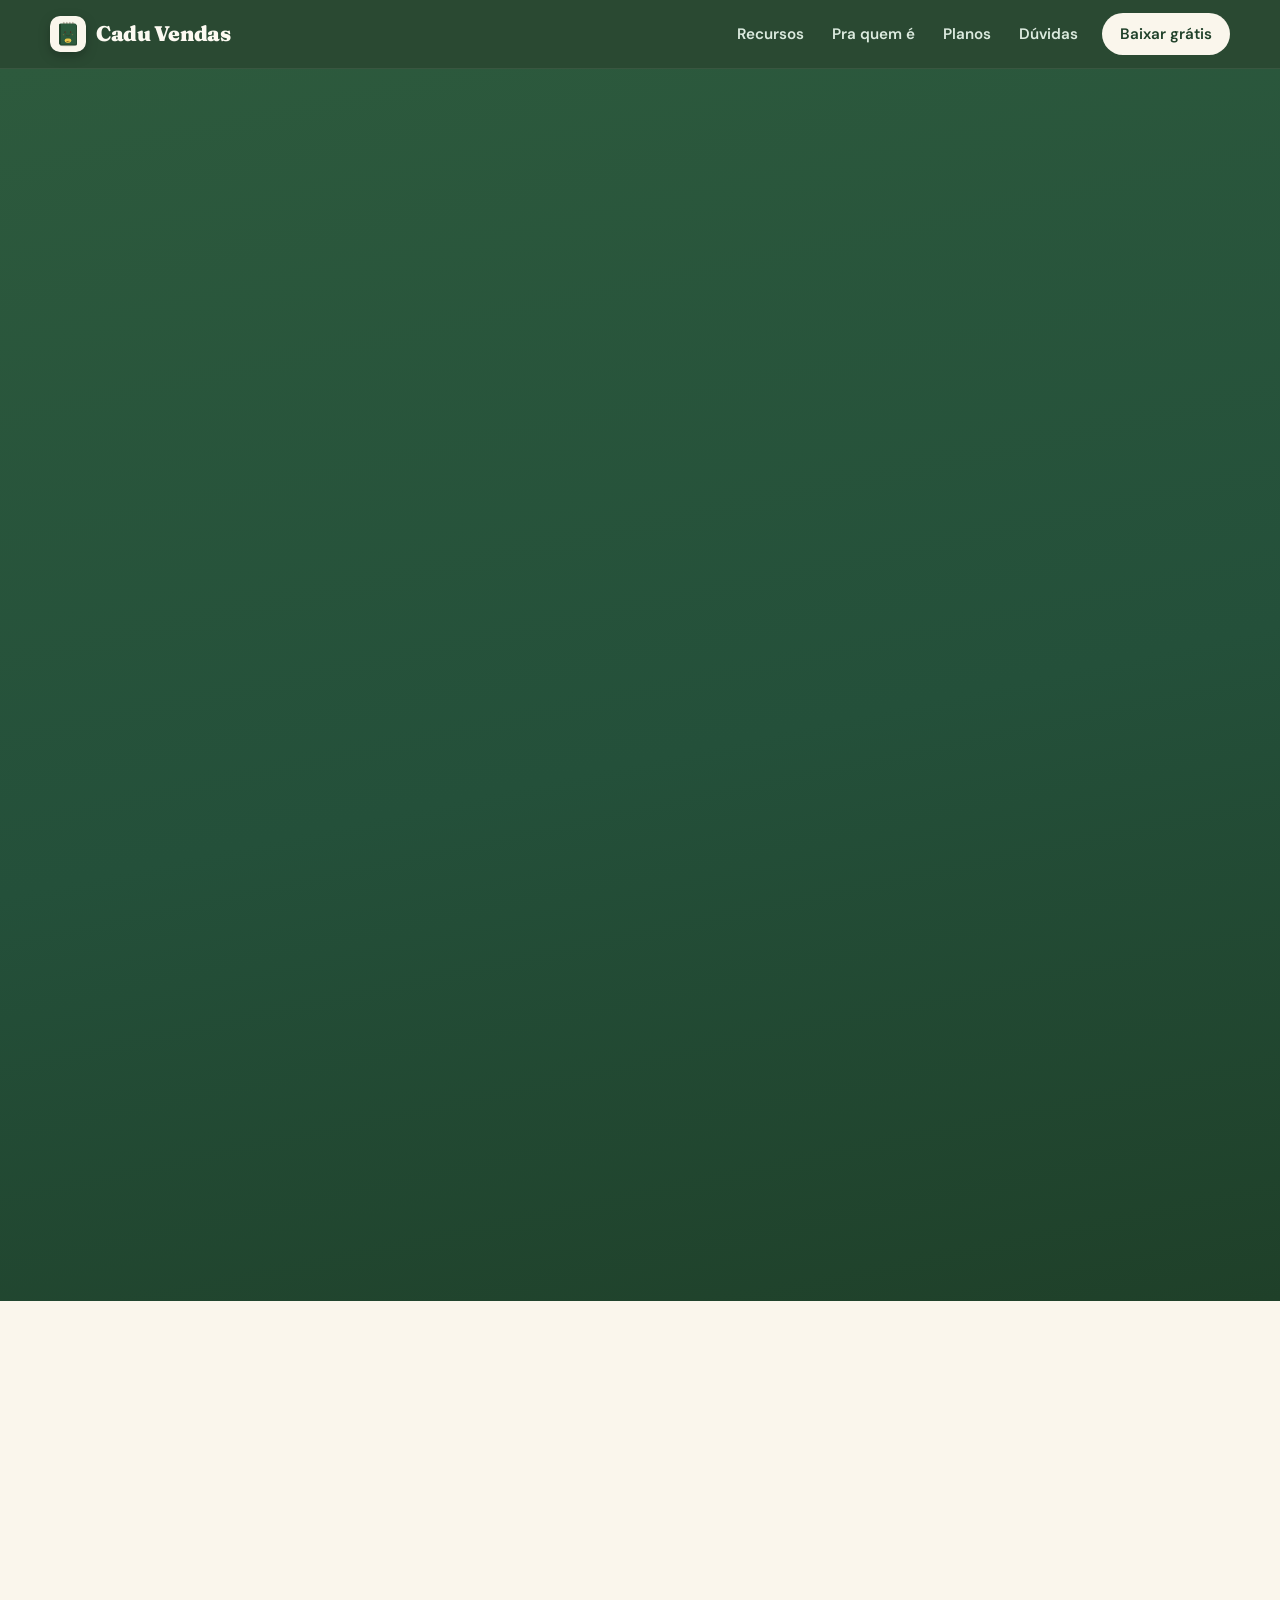
<file: relatorios/index.html>
<!doctype html>
<html lang="pt-BR">
<head>
  <meta charset="utf-8">
  <meta name="viewport" content="width=device-width, initial-scale=1">
  <title>Relatório de vendas e lucro no celular | Cadu Vendas</title>
  <meta name="description" content="Veja faturamento, lucro estimado e margem por dia, semana e mês, compare com o período anterior e descubra os produtos que mais vendem e mais dão lucro.">
  <link rel="canonical" href="https://caduvendas.com.br/relatorios/">
  <meta name="robots" content="index, follow, max-image-preview:large, max-snippet:-1">
  <meta name="theme-color" content="#1f4029">
  <meta name="color-scheme" content="light">
  <meta name="format-detection" content="telephone=no">

  <link rel="icon" href="../favicon.svg" type="image/svg+xml">
  <link rel="apple-touch-icon" href="../apple-touch-icon.png">
  <link rel="manifest" href="../site.webmanifest">

  <meta property="og:type" content="website">
  <meta property="og:site_name" content="Cadu Vendas">
  <meta property="og:locale" content="pt_BR">
  <meta property="og:url" content="https://caduvendas.com.br/relatorios/">
  <meta property="og:title" content="Relatório de vendas e lucro — Cadu Vendas">
  <meta property="og:description" content="Faturamento, lucro estimado, margem e os produtos que mais dão dinheiro — por dia, semana e mês.">
  <meta property="og:image" content="https://caduvendas.com.br/assets/img/og/cadu-vendas.png">
  <meta property="og:image:type" content="image/png">
  <meta property="og:image:width" content="1200">
  <meta property="og:image:height" content="627">
  <meta property="og:image:alt" content="Cadu Vendas: vendas em dois toques, pedidos, fiado com cobrança pelo WhatsApp e relatórios de lucro">
  <meta name="twitter:card" content="summary_large_image">
  <meta name="twitter:title" content="Relatório de vendas e lucro — Cadu Vendas">
  <meta name="twitter:description" content="Faturamento, lucro estimado, margem e os produtos que mais dão dinheiro.">
  <meta name="twitter:image" content="https://caduvendas.com.br/assets/img/og/cadu-vendas.png">

  <link rel="preload" href="../assets/fonts/fraunces-latin-wght-normal.woff2" as="font" type="font/woff2" crossorigin>
  <link rel="preload" href="../assets/fonts/dm-sans-latin-wght-normal.woff2" as="font" type="font/woff2" crossorigin>
  <link rel="stylesheet" href="../assets/css/site.css?v=2">
  <script src="../assets/js/site.js?v=1" defer></script>

  <script type="application/ld+json">
  {
    "@context": "https://schema.org",
    "@graph": [
      {
        "@type": "WebPage",
        "@id": "https://caduvendas.com.br/relatorios/#pagina",
        "url": "https://caduvendas.com.br/relatorios/",
        "name": "Relatório de vendas e lucro no celular",
        "description": "Veja faturamento, lucro estimado e margem por dia, semana e mês, compare com o período anterior e descubra os produtos que mais vendem e mais dão lucro.",
        "inLanguage": "pt-BR",
        "isPartOf": { "@type": "WebSite", "@id": "https://caduvendas.com.br/#site", "name": "Cadu Vendas", "url": "https://caduvendas.com.br/" },
        "about": { "@id": "https://caduvendas.com.br/#app" },
        "breadcrumb": { "@id": "https://caduvendas.com.br/relatorios/#trilha" }
      },
      {
        "@type": "BreadcrumbList",
        "@id": "https://caduvendas.com.br/relatorios/#trilha",
        "itemListElement": [
          { "@type": "ListItem", "position": 1, "name": "Início", "item": "https://caduvendas.com.br/" },
          { "@type": "ListItem", "position": 2, "name": "Relatórios e lucro", "item": "https://caduvendas.com.br/relatorios/" }
        ]
      },
      {
        "@type": "FAQPage",
        "@id": "https://caduvendas.com.br/relatorios/#duvidas",
        "mainEntity": [
          {
            "@type": "Question",
            "name": "Como o Cadu calcula o lucro?",
            "acceptedAnswer": { "@type": "Answer", "text": "Pela diferença entre o preço de venda e o custo de cada produto cadastrado no catálogo. Por isso o lucro é estimado: ele fica mais preciso quanto mais certo estiver o custo." }
          },
          {
            "@type": "Question",
            "name": "Os relatórios funcionam sem internet?",
            "acceptedAnswer": { "@type": "Answer", "text": "Funcionam. As contas são feitas no próprio celular, com os dados que ficam no aparelho." }
          },
          {
            "@type": "Question",
            "name": "Dá pra ver o resultado de uma feira específica?",
            "acceptedAnswer": { "@type": "Answer", "text": "Dá, com os eventos do Premium: as vendas de cada feira, festa ou bazar ficam separadas, com relatório próprio." }
          },
          {
            "@type": "Question",
            "name": "Os relatórios são pagos?",
            "acceptedAnswer": { "@type": "Answer", "text": "Os relatórios de hoje, da semana e do mês são grátis. Metas e o relatório por evento fazem parte do Premium." }
          }
        ]
      }
    ]
  }
  </script>
</head>
<body>
  <!-- ícones do site e dos mockups — o mesmo bloco em todas as páginas -->
  <svg xmlns="http://www.w3.org/2000/svg" width="0" height="0" style="position:absolute" aria-hidden="true">
    <symbol id="ic-home" viewBox="0 0 24 24"><path d="M3 10.5 12 3l9 7.5" fill="none" stroke-width="1.9" stroke-linecap="round" stroke-linejoin="round"/><path d="M5.5 9.5V20h13V9.5" fill="none" stroke-width="1.9" stroke-linecap="round" stroke-linejoin="round"/><path d="M10 20v-5.5h4V20" fill="none" stroke-width="1.9" stroke-linecap="round" stroke-linejoin="round"/></symbol>
    <symbol id="ic-orders" viewBox="0 0 24 24"><path d="M4 7.5 12 3l8 4.5v9L12 21l-8-4.5z" fill="none" stroke-width="1.9" stroke-linejoin="round"/><path d="M4 7.5 12 12l8-4.5M12 12v9" fill="none" stroke-width="1.9" stroke-linejoin="round"/></symbol>
    <symbol id="ic-catalog" viewBox="0 0 24 24"><path d="M3.5 12.5 11 20a2 2 0 0 0 2.8 0l6.2-6.2a2 2 0 0 0 0-2.8L12.5 3.5H6a2.5 2.5 0 0 0-2.5 2.5z" fill="none" stroke-width="1.9" stroke-linejoin="round"/><circle cx="8.3" cy="8.3" r="1.4" fill="currentColor" stroke="none"/></symbol>
    <symbol id="ic-reports" viewBox="0 0 24 24"><path d="M4 20h16" stroke-width="1.9" stroke-linecap="round"/><path d="M7 20v-6M12 20V9M17 20V4.5" stroke-width="1.9" stroke-linecap="round"/></symbol>
    <symbol id="ic-profile" viewBox="0 0 24 24"><circle cx="12" cy="8" r="3.6" fill="none" stroke-width="1.9"/><path d="M5 20c1.2-3.4 3.9-5 7-5s5.8 1.6 7 5" fill="none" stroke-width="1.9" stroke-linecap="round"/></symbol>
    <symbol id="ic-eye" viewBox="0 0 24 24"><path d="M2.5 12S6 5.8 12 5.8 21.5 12 21.5 12 18 18.2 12 18.2 2.5 12 2.5 12z" fill="none" stroke-width="1.8"/><circle cx="12" cy="12" r="2.8" fill="none" stroke-width="1.8"/></symbol>
    <symbol id="ic-bag" viewBox="0 0 24 24"><path d="M5.5 8h13l-1 12.5h-11z" fill="none" stroke-width="1.8" stroke-linejoin="round"/><path d="M9 10.5V6.5a3 3 0 0 1 6 0v4" fill="none" stroke-width="1.8" stroke-linecap="round"/></symbol>
    <symbol id="ic-cash" viewBox="0 0 24 24"><rect x="2.5" y="6" width="19" height="12" rx="2" fill="none" stroke-width="1.8"/><circle cx="12" cy="12" r="2.8" fill="none" stroke-width="1.8"/><path d="M6 12h.01M18 12h.01" stroke-width="2.2" stroke-linecap="round"/></symbol>
    <symbol id="ic-pix" viewBox="0 0 24 24"><path d="M12 2.8 21.2 12 12 21.2 2.8 12z" fill="none" stroke-width="1.8" stroke-linejoin="round"/><path d="M8.5 12 12 8.5l3.5 3.5L12 15.5z" fill="none" stroke-width="1.6" stroke-linejoin="round"/></symbol>
    <symbol id="ic-card" viewBox="0 0 24 24"><rect x="2.5" y="5.5" width="19" height="13" rx="2.2" fill="none" stroke-width="1.8"/><path d="M2.5 9.8h19" stroke-width="1.8"/><path d="M6 15h4" stroke-width="1.8" stroke-linecap="round"/></symbol>
    <symbol id="ic-fiado" viewBox="0 0 24 24"><path d="M12 6.5v-3M8 5l1.2 1.8M16 5l-1.2 1.8" stroke-width="1.7" stroke-linecap="round"/><path d="M4 13.5c2.5-2 4.5-2 6.5-.5h3a1.4 1.4 0 0 1 0 2.8h-3.4" fill="none" stroke-width="1.7" stroke-linecap="round" stroke-linejoin="round"/><path d="M13 17.5h4.2c1.9-1 2.8-2.4 3.3-3.8" fill="none" stroke-width="1.7" stroke-linecap="round"/></symbol>
    <symbol id="ic-check" viewBox="0 0 24 24"><path d="M4.5 12.5 10 18 19.5 6.5" fill="none" stroke-width="2.2" stroke-linecap="round" stroke-linejoin="round"/></symbol>
    <symbol id="ic-fwd" viewBox="0 0 24 24"><path d="M9 5.5 15.5 12 9 18.5" fill="none" stroke-width="2" stroke-linecap="round" stroke-linejoin="round"/></symbol>
    <symbol id="ic-back" viewBox="0 0 24 24"><path d="M15 5.5 8.5 12 15 18.5" fill="none" stroke-width="2" stroke-linecap="round" stroke-linejoin="round"/></symbol>
    <symbol id="ic-clock" viewBox="0 0 24 24"><circle cx="12" cy="12" r="8.5" fill="none" stroke-width="1.8"/><path d="M12 7.5V12l3 2" fill="none" stroke-width="1.8" stroke-linecap="round"/></symbol>
    <symbol id="ic-share" viewBox="0 0 24 24"><circle cx="6" cy="12" r="2.6" fill="none" stroke-width="1.8"/><circle cx="17.5" cy="5.5" r="2.6" fill="none" stroke-width="1.8"/><circle cx="17.5" cy="18.5" r="2.6" fill="none" stroke-width="1.8"/><path d="m8.4 10.8 6.8-4M8.4 13.2l6.8 4" stroke-width="1.8"/></symbol>
    <symbol id="ic-trophy" viewBox="0 0 24 24"><path d="M8 4h8v5a4 4 0 0 1-8 0z" fill="none" stroke-width="1.8" stroke-linejoin="round"/><path d="M8 5.5H4.5v1A3.5 3.5 0 0 0 8 10M16 5.5h3.5v1A3.5 3.5 0 0 1 16 10" fill="none" stroke-width="1.8"/><path d="M12 13v3.5M8.5 20h7M12 16.5c-1.4 0-2 1.2-2.4 3.5h4.8c-.4-2.3-1-3.5-2.4-3.5z" fill="none" stroke-width="1.8" stroke-linejoin="round"/></symbol>
    <symbol id="ic-whats" viewBox="0 0 24 24"><path d="M12 3.5a8.5 8.5 0 0 0-7.3 12.8L3.5 20.5l4.3-1.1A8.5 8.5 0 1 0 12 3.5z" fill="none" stroke-width="1.8" stroke-linejoin="round"/><path d="M9 8.8c-.4 2.5 3.7 6.6 6.2 6.2l.4-1.7-2-.9-.9.7c-1-.5-1.6-1.1-2-2l.7-.9-.9-2z" fill="currentColor" stroke="none"/></symbol>
    <symbol id="ic-arrowup" viewBox="0 0 24 24"><path d="M12 19V5.5M6.5 11 12 5.5 17.5 11" fill="none" stroke-width="2.1" stroke-linecap="round" stroke-linejoin="round"/></symbol>
    <symbol id="ic-cart" viewBox="0 0 24 24"><path d="M3 4h2.2l2.3 11.5h10.6L21 7.5H6" fill="none" stroke-width="1.9" stroke-linecap="round" stroke-linejoin="round"/><circle cx="9.5" cy="19.5" r="1.6" fill="currentColor" stroke="none"/><circle cx="16.5" cy="19.5" r="1.6" fill="currentColor" stroke="none"/></symbol>
    <symbol id="ic-close" viewBox="0 0 24 24"><path d="M6 6l12 12M18 6 6 18" stroke-width="2.1" stroke-linecap="round"/></symbol>
    <symbol id="ic-lock" viewBox="0 0 24 24"><rect x="5" y="10.5" width="14" height="10" rx="2.2" fill="none" stroke-width="1.9"/><path d="M8.5 10.5V7.5a3.5 3.5 0 0 1 7 0v3" fill="none" stroke-width="1.9" stroke-linecap="round"/></symbol>
    <symbol id="sb" viewBox="0 0 42 15"><path d="M1 8.5h2v3H1zM4.5 6.5h2v5h-2zM8 4.5h2v7H8zM11.5 2.5h2v9h-2z" fill="currentColor" stroke="none"/><path d="M20.5 5.2a7.4 7.4 0 0 0-9 0l1.2 1.5a5.5 5.5 0 0 1 6.6 0zM19 7.6a4.4 4.4 0 0 0-6 0l1.2 1.5a2.5 2.5 0 0 1 3.6 0zM16 10.4l1-1.2a1.6 1.6 0 0 0-2 0z" fill="currentColor" stroke="none"/><rect x="24" y="3.5" width="16" height="8" rx="2.4" fill="none" stroke="currentColor" stroke-width="1.4"/><rect x="25.5" y="5" width="10" height="5" rx="1.2" fill="currentColor" stroke="none"/><path d="M41 6v3" stroke="currentColor" stroke-width="1.6" stroke-linecap="round"/></symbol>
    <symbol id="star4" viewBox="0 0 40 40"><path d="M20 0l4.5 15.5L40 20l-15.5 4.5L20 40l-4.5-15.5L0 20l15.5-4.5z" fill="currentColor" stroke="none"/></symbol>
    <symbol id="i-play" viewBox="0 0 24 24"><path d="M7 4.2 19.5 12 7 19.8z" fill="currentColor" stroke="none"/></symbol>
    <symbol id="i-arrow" viewBox="0 0 24 24"><path d="M4.5 12h14.5M13.5 6.5 19 12l-5.5 5.5" fill="none" stroke-width="2" stroke-linecap="round" stroke-linejoin="round"/></symbol>
    <symbol id="i-menu" viewBox="0 0 24 24"><path d="M4 7h16M4 12h16M4 17h16" stroke-width="2" stroke-linecap="round"/></symbol>
    <symbol id="i-cake" viewBox="0 0 24 24"><g fill="none" stroke-width="1.9" stroke-linecap="round" stroke-linejoin="round"><path d="M4 20.5h16"/><path d="M5.5 20.5v-7a2 2 0 0 1 2-2h9a2 2 0 0 1 2 2v7"/><path d="M5.5 15.5c1.1.9 2.2.9 3.3 0s2.2-.9 3.2 0 2.2.9 3.2 0 2.2-.9 3.3 0"/><path d="M12 11.5V8"/><path d="M12 5.8c.9-.8 1.1-1.6 0-2.8-1.1 1.2-.9 2 0 2.8z"/></g></symbol>
    <symbol id="i-scissors" viewBox="0 0 24 24"><g fill="none" stroke-width="1.9" stroke-linecap="round" stroke-linejoin="round"><circle cx="6" cy="6.5" r="2.8"/><circle cx="6" cy="17.5" r="2.8"/><path d="M20 4.5 8.2 15.8M14.3 13.7 20 19.5M8.2 8.2 11.5 11.5"/></g></symbol>
    <symbol id="i-wrench" viewBox="0 0 24 24"><path d="M14.8 6.2a4.4 4.4 0 0 0-5.9 5.5L3.8 16.8a2 2 0 0 0 2.8 2.8l5.1-5.1a4.4 4.4 0 0 0 5.5-5.9l-2.7 2.7-2.4-.4-.4-2.4z" fill="none" stroke-width="1.9" stroke-linejoin="round"/></symbol>
    <symbol id="i-offline" viewBox="0 0 24 24"><g fill="none" stroke-width="1.9" stroke-linecap="round" stroke-linejoin="round"><path d="M3 3l18 18"/><path d="M8.8 16.3a4.6 4.6 0 0 1 6.4 0"/><path d="M5.3 12.8a9.5 9.5 0 0 1 4.3-2.4"/><path d="M18.7 12.8a9.5 9.5 0 0 0-1.9-1.4"/><path d="M2 9.2a14.4 14.4 0 0 1 3.8-2.5"/><path d="M22 9.2A14.4 14.4 0 0 0 10.8 5.5"/></g><circle cx="12" cy="19.6" r="1.3" fill="currentColor" stroke="none"/></symbol>
    <symbol id="i-cloud" viewBox="0 0 24 24"><path d="M17.5 19H7.8a5.3 5.3 0 1 1 1.5-10.4A6.3 6.3 0 0 1 21 11.3 3.9 3.9 0 0 1 17.5 19z" fill="none" stroke-width="1.9" stroke-linejoin="round"/></symbol>
    <symbol id="i-heart" viewBox="0 0 24 24"><path d="M12 20s-7.8-4.7-7.8-10.3A4.3 4.3 0 0 1 12 7.2a4.3 4.3 0 0 1 7.8 2.5C19.8 15.3 12 20 12 20z" fill="none" stroke-width="1.9" stroke-linejoin="round"/></symbol>
    <symbol id="i-image" viewBox="0 0 24 24"><g fill="none" stroke-width="1.9" stroke-linecap="round" stroke-linejoin="round"><rect x="3.5" y="4.5" width="17" height="15" rx="2.5"/><circle cx="9" cy="10" r="1.8"/><path d="m20.5 16-4.5-4.5L6 19.5"/></g></symbol>
    <symbol id="i-receipt" viewBox="0 0 24 24"><g fill="none" stroke-width="1.9" stroke-linecap="round" stroke-linejoin="round"><path d="M6 3.5h12v17l-2.4-1.5-2 1.5-1.6-1.5-1.6 1.5-2-1.5L6 20.5z"/><path d="M9 8h6M9 11.5h6M9 15h3.5"/></g></symbol>
    <symbol id="i-bell" viewBox="0 0 24 24"><g fill="none" stroke-width="1.9" stroke-linecap="round" stroke-linejoin="round"><path d="M6 16.5V11a6 6 0 0 1 12 0v5.5l1.5 2h-15z"/><path d="M10 21h4"/></g></symbol>
    <symbol id="i-calendar" viewBox="0 0 24 24"><g fill="none" stroke-width="1.9" stroke-linecap="round" stroke-linejoin="round"><rect x="3.5" y="5" width="17" height="15.5" rx="2.5"/><path d="M3.5 10h17M8 3v4M16 3v4"/></g></symbol>
    <symbol id="i-repeat" viewBox="0 0 24 24"><g fill="none" stroke-width="1.9" stroke-linecap="round" stroke-linejoin="round"><path d="M17 2.5 20.5 6 17 9.5"/><path d="M3.5 11.5V10a4 4 0 0 1 4-4h13"/><path d="M7 21.5 3.5 18 7 14.5"/><path d="M20.5 12.5V14a4 4 0 0 1-4 4h-13"/></g></symbol>
    <symbol id="i-users" viewBox="0 0 24 24"><g fill="none" stroke-width="1.9" stroke-linecap="round" stroke-linejoin="round"><circle cx="9" cy="8" r="3.5"/><path d="M2.5 20c.9-3.3 3.4-5 6.5-5s5.6 1.7 6.5 5"/><path d="M16 4.8a3.5 3.5 0 0 1 0 6.4M18.5 15.3c1.4.8 2.4 2.4 3 4.7"/></g></symbol>
    <symbol id="i-sync" viewBox="0 0 24 24"><g fill="none" stroke-width="1.9" stroke-linecap="round" stroke-linejoin="round"><path d="M20 11a8 8 0 0 0-14.3-4.9L4 8"/><path d="M4 3.5V8h4.5"/><path d="M4 13a8 8 0 0 0 14.3 4.9L20 16"/><path d="M20 20.5V16h-4.5"/></g></symbol>
    <symbol id="i-calc" viewBox="0 0 24 24"><g fill="none" stroke-width="1.9" stroke-linecap="round" stroke-linejoin="round"><rect x="5" y="2.5" width="14" height="19" rx="2.5"/><path d="M8.5 6.5h7v3h-7z"/></g><path d="M8.7 13.2h.01M12 13.2h.01M15.3 13.2h.01M8.7 16.8h.01M12 16.8h.01M15.3 16.8h.01" fill="none" stroke-width="2.4" stroke-linecap="round"/></symbol>
    <symbol id="i-qr" viewBox="0 0 24 24"><g fill="none" stroke-width="1.9" stroke-linecap="round" stroke-linejoin="round"><rect x="3.5" y="3.5" width="6" height="6" rx="1"/><rect x="14.5" y="3.5" width="6" height="6" rx="1"/><rect x="3.5" y="14.5" width="6" height="6" rx="1"/><path d="M14.5 14.5h2.5v2.5M20.5 14.5v.01M14.5 20.5h.01M17.5 17.5h3v3h-3z"/></g></symbol>
    <symbol id="i-percent" viewBox="0 0 24 24"><g fill="none" stroke-width="1.9" stroke-linecap="round" stroke-linejoin="round"><path d="M19 5 5 19"/><circle cx="6.5" cy="6.5" r="2.5"/><circle cx="17.5" cy="17.5" r="2.5"/></g></symbol>
    <symbol id="i-mail" viewBox="0 0 24 24"><g fill="none" stroke-width="1.9" stroke-linecap="round" stroke-linejoin="round"><rect x="3" y="5" width="18" height="14" rx="2.5"/><path d="m3.5 6.5 8.5 6.5 8.5-6.5"/></g></symbol>
    <symbol id="i-download" viewBox="0 0 24 24"><g fill="none" stroke-width="1.9" stroke-linecap="round" stroke-linejoin="round"><path d="M12 3.5v11.5M7 10l5 5 5-5"/><path d="M4.5 20h15"/></g></symbol>
    <symbol id="i-box-edit" viewBox="0 0 24 24"><g fill="none" stroke-width="1.9" stroke-linecap="round" stroke-linejoin="round"><path d="M4 20.5h4L19 9.5a2.8 2.8 0 0 0-4-4L4 16.5z"/><path d="M13.5 7 17 10.5"/></g></symbol>
    <symbol id="i-tap" viewBox="0 0 24 24"><g fill="none" stroke-width="1.9" stroke-linecap="round" stroke-linejoin="round"><path d="M9 11.5V5a1.8 1.8 0 0 1 3.6 0v5.5"/><path d="M12.6 10V8.8a1.8 1.8 0 0 1 3.6 0v2"/><path d="M16.2 10.8a1.8 1.8 0 0 1 3.3 1V15a6.5 6.5 0 0 1-6.5 6.5h-.6a6.5 6.5 0 0 1-5.2-2.6L4 14.6a1.8 1.8 0 0 1 2.7-2.3L9 14.5"/></g></symbol>
  </svg>

  <a class="skip-link" href="#conteudo">Pular para o conteúdo</a>

  <header class="site-header">
    <div class="wrap site-header__in">
      <a class="brand" href="../" aria-label="Cadu Vendas — página inicial">
        <img src="../favicon.svg" alt="" width="36" height="36">
        <span>Cadu Vendas</span>
      </a>
      <button class="nav-toggle" type="button" aria-expanded="false" aria-controls="menu" aria-label="Abrir menu">
        <svg class="i i-open" aria-hidden="true"><use href="#i-menu"/></svg>
        <svg class="i i-close" aria-hidden="true"><use href="#ic-close"/></svg>
      </button>
      <nav class="nav" id="menu" aria-label="Principal" data-open="false">
        <a href="../#recursos">Recursos</a>
        <a href="../#pra-quem-e">Pra quem é</a>
        <a href="../#planos">Planos</a>
        <a href="../#duvidas">Dúvidas</a>
        <a class="btn" href="https://play.google.com/store/apps/details?id=com.cadernodevendas&amp;referrer=utm_source%3Dcaduvendas.com.br%26utm_medium%3Dsite%26utm_campaign%3Drelatorios" target="_blank" rel="noopener">Baixar grátis<span class="sr-only"> (abre em nova aba)</span></a>
      </nav>
    </div>
  </header>

  <main id="conteudo">
    <section class="sec page-hero bg-green" aria-labelledby="titulo">
      <div class="blob" style="width:900px;height:900px;right:-300px;bottom:-240px;background:rgba(255,255,255,.05)"></div>
      <div class="wrap split">
        <div class="split__text">
          <nav aria-label="Trilha de navegação">
            <ol class="breadcrumb"><li><a href="../">Início</a></li><li><span aria-current="page">Relatórios e lucro</span></li></ol>
          </nav>
          <p class="eyebrow">Relatórios</p>
          <h1 id="titulo" class="h1 h1--page">Relatório de vendas que mostra o lucro <span class="hl">de verdade</span></h1>
          <p class="lead">Faturamento é o que entrou. Lucro é o que sobra. O Cadu mostra os dois — por dia, semana e mês — e os produtos que mais dão dinheiro.</p>
          <div class="cta-row">
            <a class="btn-play" href="https://play.google.com/store/apps/details?id=com.cadernodevendas&amp;referrer=utm_source%3Dcaduvendas.com.br%26utm_medium%3Dsite%26utm_campaign%3Drelatorios" target="_blank" rel="noopener">
              <span class="btn-play__ic"><svg class="i" aria-hidden="true"><use href="#i-play"/></svg></span>
              <span class="btn-play__txt"><small>Baixe grátis na</small><b>Google Play</b></span>
            <span class="sr-only"> (abre em nova aba)</span></a>
          </div>
        </div>
        <div class="split__media">
          <svg class="spark" style="top:26px;left:6%;color:#e8c547" width="34" height="34" aria-hidden="true"><use href="#star4"/></svg>
          <svg class="spark" style="top:130px;right:6%;color:#a6e3b7;opacity:.9" width="24" height="24" aria-hidden="true"><use href="#star4"/></svg>
          <div class="device" role="img" aria-label="Tela Relatórios do Cadu Vendas: faturamento da semana de R$ 2.348,00 com gráfico por dia, metas do mês e lucro estimado de R$ 1.032,00 com 44% de margem" data-nosnippet>
            <div class="phone" aria-hidden="true"><div class="m-screen">
              <span class="m-punch"></span>
              <div class="m-sb"><span>9:41</span><svg><use href="#sb"/></svg></div>
              <div class="m-pad" style="padding-top:12px">
                <div class="m-title" style="font-size:34px">Relatórios</div>
                <div class="m-sub">Veja como tá indo o caixa.</div>
              </div>
              <div class="m-pad m-chips" style="margin-top:14px">
                <span class="m-chip">Hoje</span><span class="m-chip is-sel">Semana</span><span class="m-chip">Mês</span>
                <span class="m-chip">Por evento <svg class="i" width="14" height="14" style="color:var(--d-warning)"><use href="#ic-lock"/></svg></span>
              </div>
              <div class="m-pad" style="margin-top:16px">
                <div class="m-card" style="padding:20px">
                  <div class="m-row m-between">
                    <svg class="i c-text2" width="16" height="16"><use href="#ic-back"/></svg>
                    <span style="font-size:14px;font-weight:700;color:var(--d-text2)">Esta semana</span>
                    <svg class="i" width="16" height="16" style="color:#545955"><use href="#ic-fwd"/></svg>
                  </div>
                  <div class="m-money c-money" style="font-size:36px;margin-top:8px">R$ 2.348,00</div>
                  <div class="m-row c-ok" style="gap:5px;margin-top:4px">
                    <svg class="i" width="16" height="16"><use href="#ic-arrowup"/></svg>
                    <span style="font-size:14px;font-weight:700">+12% vs semana passada</span>
                  </div>
                  <div class="m-bars">
                    <div class="m-bars__avg"></div>
                    <div class="m-bars__cols"><span style="height:52%"></span><span style="height:38%"></span><span style="height:64%"></span><span style="height:45%"></span><span style="height:78%"></span><span class="is-top" style="height:100%"></span><span class="is-off" style="height:30%"></span></div>
                  </div>
                  <div class="m-days"><span>S</span><span>T</span><span>Q</span><span>Q</span><span>S</span><span>S</span><span>D</span></div>
                </div>
              </div>
              <div class="m-pad" style="margin-top:14px">
                <div class="m-card" style="padding:16px">
                  <div class="m-row" style="gap:8px">
                    <svg class="i" width="18" height="18" style="color:var(--gold)"><use href="#ic-trophy"/></svg>
                    <span style="flex:1;font-size:14px;font-weight:700">Metas do mês</span>
                    <span class="m-see">Ver todas</span>
                  </div>
                  <div style="margin-top:14px">
                    <div class="m-row m-between"><span style="font-size:14px;font-weight:700">Faturamento</span><span class="m-cap c-muted">R$ 7.230 / R$ 9.000</span></div>
                    <div class="m-meter"><span style="width:80%"></span></div>
                  </div>
                  <div style="margin-top:12px">
                    <div class="m-row m-between"><span style="font-size:14px;font-weight:700">Pedidos entregues</span><span class="m-cap c-muted">23 / 25</span></div>
                    <div class="m-meter"><span class="is-ok" style="width:92%"></span></div>
                  </div>
                </div>
              </div>
              <div class="m-pad" style="margin-top:14px">
                <div class="m-card m-row" style="padding:16px">
                  <div style="flex:1">
                    <div class="m-cap c-muted">Lucro estimado</div>
                    <div class="m-money c-money" style="font-size:32px">R$ 1.032,00</div>
                  </div>
                  <div style="background:#10331e;border-radius:16px;padding:10px 16px;text-align:center">
                    <div style="font-size:18px;font-weight:700;color:var(--d-money)">44%</div>
                    <div class="m-cap c-muted">margem</div>
                  </div>
                </div>
              </div>
              <div class="m-tabbar-wrap"><div class="m-tabbar">
                <div class="m-tab"><svg class="i"><use href="#ic-home"/></svg></div>
                <div class="m-tab"><svg class="i"><use href="#ic-orders"/></svg></div>
                <div class="m-tab"><svg class="i"><use href="#ic-catalog"/></svg></div>
                <div class="m-tab is-active"><svg class="i"><use href="#ic-reports"/></svg><span>Relatórios</span></div>
                <div class="m-tab"><svg class="i"><use href="#ic-profile"/></svg></div>
              </div></div>
            </div></div>
          </div>
        </div>
      </div>
    </section>

    <section class="sec bg-paper" aria-label="Relatórios em detalhes">
      <div class="wrap prose">
        <h2>Faturamento não é lucro</h2>
        <p>Vender R$ 2.000 na semana é ótimo — mas quanto disso é seu? Com o custo de cada produto cadastrado no catálogo, o Cadu estima o lucro e a margem do período, pra você enxergar o que realmente sobra depois de pagar o que foi gasto.</p>

        <h2>Compare com o período anterior</h2>
        <p>Hoje contra ontem, esta semana contra a passada, este mês contra o anterior. O Cadu mostra a variação em porcentagem, e o gráfico da semana deixa claro em que dia as vendas subiram ou caíram.</p>

        <h2>Mais vendidos e mais lucrativos</h2>
        <p>O produto que mais sai nem sempre é o que mais dá dinheiro. O Cadu mostra as duas listas: a dos mais vendidos, por quantidade, e a dos mais lucrativos, pelo lucro que cada um deixou. É o jeito mais rápido de decidir o que produzir mais — e o que repensar o preço.</p>
        <p>Se a margem de algum produto estiver baixa, a <a href="../precificacao/">calculadora de preço</a> ajuda a achar o valor certo.</p>

        <h2>Metas e eventos <span class="tag-premium">Premium</span></h2>
        <p>No Premium, defina metas diárias, semanais, mensais ou anuais e acompanhe o progresso nos relatórios, com o histórico das metas batidas. E separe o resultado de cada feira, festa ou bazar com os eventos, cada um com o seu relatório.</p>

        <h2>Resumo do dia pra compartilhar</h2>
        <p>Fechou o dia? O Cadu monta um card bonito com o resumo, pronto pra postar no Instagram ou mandar no WhatsApp.</p>

        <div class="callout">
          <p><strong>Tudo no seu celular.</strong> Os relatórios são calculados no próprio aparelho, com os dados que ficam nele — funcionam mesmo sem internet.</p>
        </div>
      </div>
    </section>

    <section class="sec bg-paper-2" aria-labelledby="t-duvidas">
      <div class="wrap">
        <div class="sec-head">
          <p class="eyebrow">Dúvidas</p>
          <h2 id="t-duvidas" class="h2">Perguntas sobre <span class="hl">relatórios</span></h2>
        </div>
        <div class="faq">
          <details>
            <summary>Como o Cadu calcula o lucro?</summary>
            <div class="faq__a"><p>Pela diferença entre o preço de venda e o custo de cada produto cadastrado no catálogo. Por isso o lucro é estimado: ele fica mais preciso quanto mais certo estiver o custo.</p></div>
          </details>
          <details>
            <summary>Os relatórios funcionam sem internet?</summary>
            <div class="faq__a"><p>Funcionam. As contas são feitas no próprio celular, com os dados que ficam no aparelho.</p></div>
          </details>
          <details>
            <summary>Dá pra ver o resultado de uma feira específica?</summary>
            <div class="faq__a"><p>Dá, com os eventos do <a href="../#planos">Premium</a>: as vendas de cada feira, festa ou bazar ficam separadas, com relatório próprio.</p></div>
          </details>
          <details>
            <summary>Os relatórios são pagos?</summary>
            <div class="faq__a"><p>Os relatórios de hoje, da semana e do mês são grátis. Metas e o relatório por evento fazem parte do Premium.</p></div>
          </details>
        </div>
      </div>
    </section>

    <section class="sec bg-green cta-final" aria-labelledby="t-baixar">
      <svg class="spark" style="top:22%;left:12%;color:#e8c547" width="36" height="36" aria-hidden="true"><use href="#star4"/></svg>
      <svg class="spark" style="bottom:24%;right:13%;color:#a6e3b7" width="24" height="24" aria-hidden="true"><use href="#star4"/></svg>
      <div class="wrap">
        <h2 id="t-baixar" class="h2">Saiba quanto <span class="hl">sobra</span></h2>
        <p class="lead">Baixe o Cadu Vendas e veja o lucro de verdade já na primeira semana.</p>
        <div class="cta-row">
          <a class="btn-play" href="https://play.google.com/store/apps/details?id=com.cadernodevendas&amp;referrer=utm_source%3Dcaduvendas.com.br%26utm_medium%3Dsite%26utm_campaign%3Drelatorios" target="_blank" rel="noopener">
            <span class="btn-play__ic"><svg class="i" aria-hidden="true"><use href="#i-play"/></svg></span>
            <span class="btn-play__txt"><small>Baixe grátis na</small><b>Google Play</b></span>
          <span class="sr-only"> (abre em nova aba)</span></a>
        </div>
      </div>
    </section>

    <section class="sec bg-paper" aria-labelledby="t-mais">
      <div class="wrap">
        <div class="sec-head">
          <h2 id="t-mais" class="h2">Veja também</h2>
        </div>
        <ul class="related">
          <li><a href="../precificacao/"><span class="ic-tile ic-tile--ocre"><svg class="i" aria-hidden="true"><use href="#i-calc"/></svg></span><b>Calculadora de preço</b><span>Descubra quanto cobrar com a margem certa.</span></a></li>
          <li><a href="../pix/"><span class="ic-tile"><svg class="i" aria-hidden="true"><use href="#ic-pix"/></svg></span><b>QR Code Pix na hora</b><span>Cobre no valor exato da venda, sem maquininha.</span></a></li>
          <li><a href="../fiado/"><span class="ic-tile ic-tile--ocre"><svg class="i" aria-hidden="true"><use href="#ic-whats"/></svg></span><b>Controle de fiado</b><span>Saiba quem deve e cobre pelo WhatsApp.</span></a></li>
          <li><a href="../pedidos/"><span class="ic-tile"><svg class="i" aria-hidden="true"><use href="#ic-orders"/></svg></span><b>Pedidos e encomendas</b><span>Atrasados, em andamento e entregues num olhar.</span></a></li>
        </ul>
      </div>
    </section>
  </main>

  <footer class="site-footer">
    <div class="wrap">
      <div class="site-footer__grid">
        <div class="site-footer__brand">
          <a class="brand" href="../"><img src="../favicon.svg" alt="" width="36" height="36"><span>Cadu Vendas</span></a>
          <p class="site-footer__tag">Seu caderninho de vendas digital</p>
          <p class="site-footer__about">Vendas, pedidos, fiado e lucro — o caderninho digital de quem vende por conta própria.</p>
          <a class="btn-play" href="https://play.google.com/store/apps/details?id=com.cadernodevendas&amp;referrer=utm_source%3Dcaduvendas.com.br%26utm_medium%3Dsite%26utm_campaign%3Drelatorios" target="_blank" rel="noopener">
            <span class="btn-play__ic"><svg class="i" aria-hidden="true"><use href="#i-play"/></svg></span>
            <span class="btn-play__txt"><small>Baixe grátis na</small><b>Google Play</b></span>
          <span class="sr-only"> (abre em nova aba)</span></a>
        </div>
        <nav aria-labelledby="f-recursos">
          <h2 id="f-recursos">Recursos</h2>
          <ul>
            <li><a href="../#venda-rapida">Venda rápida</a></li>
            <li><a href="../pix/">QR Code Pix</a></li>
            <li><a href="../fiado/">Controle de fiado</a></li>
            <li><a href="../pedidos/">Pedidos e encomendas</a></li>
            <li><a href="../precificacao/">Calculadora de preço</a></li>
            <li><a href="../relatorios/" aria-current="page">Relatórios e lucro</a></li>
          </ul>
        </nav>
        <nav aria-labelledby="f-cadu">
          <h2 id="f-cadu">O Cadu</h2>
          <ul>
            <li><a href="../#pra-quem-e">Pra quem é</a></li>
            <li><a href="../#planos">Planos</a></li>
            <li><a href="../#duvidas">Dúvidas frequentes</a></li>
            <li><a href="mailto:contato@caduvendas.com.br">Fale com a gente</a></li>
          </ul>
        </nav>
        <nav aria-labelledby="f-legal">
          <h2 id="f-legal">Legal</h2>
          <ul>
            <li><a href="../privacy.html">Política de Privacidade</a></li>
            <li><a href="../terms.html">Termos de Uso</a></li>
            <li><a href="../delete-account.html">Excluir conta e dados</a></li>
          </ul>
        </nav>
      </div>
      <div class="site-footer__bottom">
        <p>© 2026 Cadu Vendas · Feito no Brasil por Patrick Simões</p>
        <p>Google Play é uma marca da Google LLC.</p>
      </div>
    </div>
  </footer>
</body>
</html>
</file>
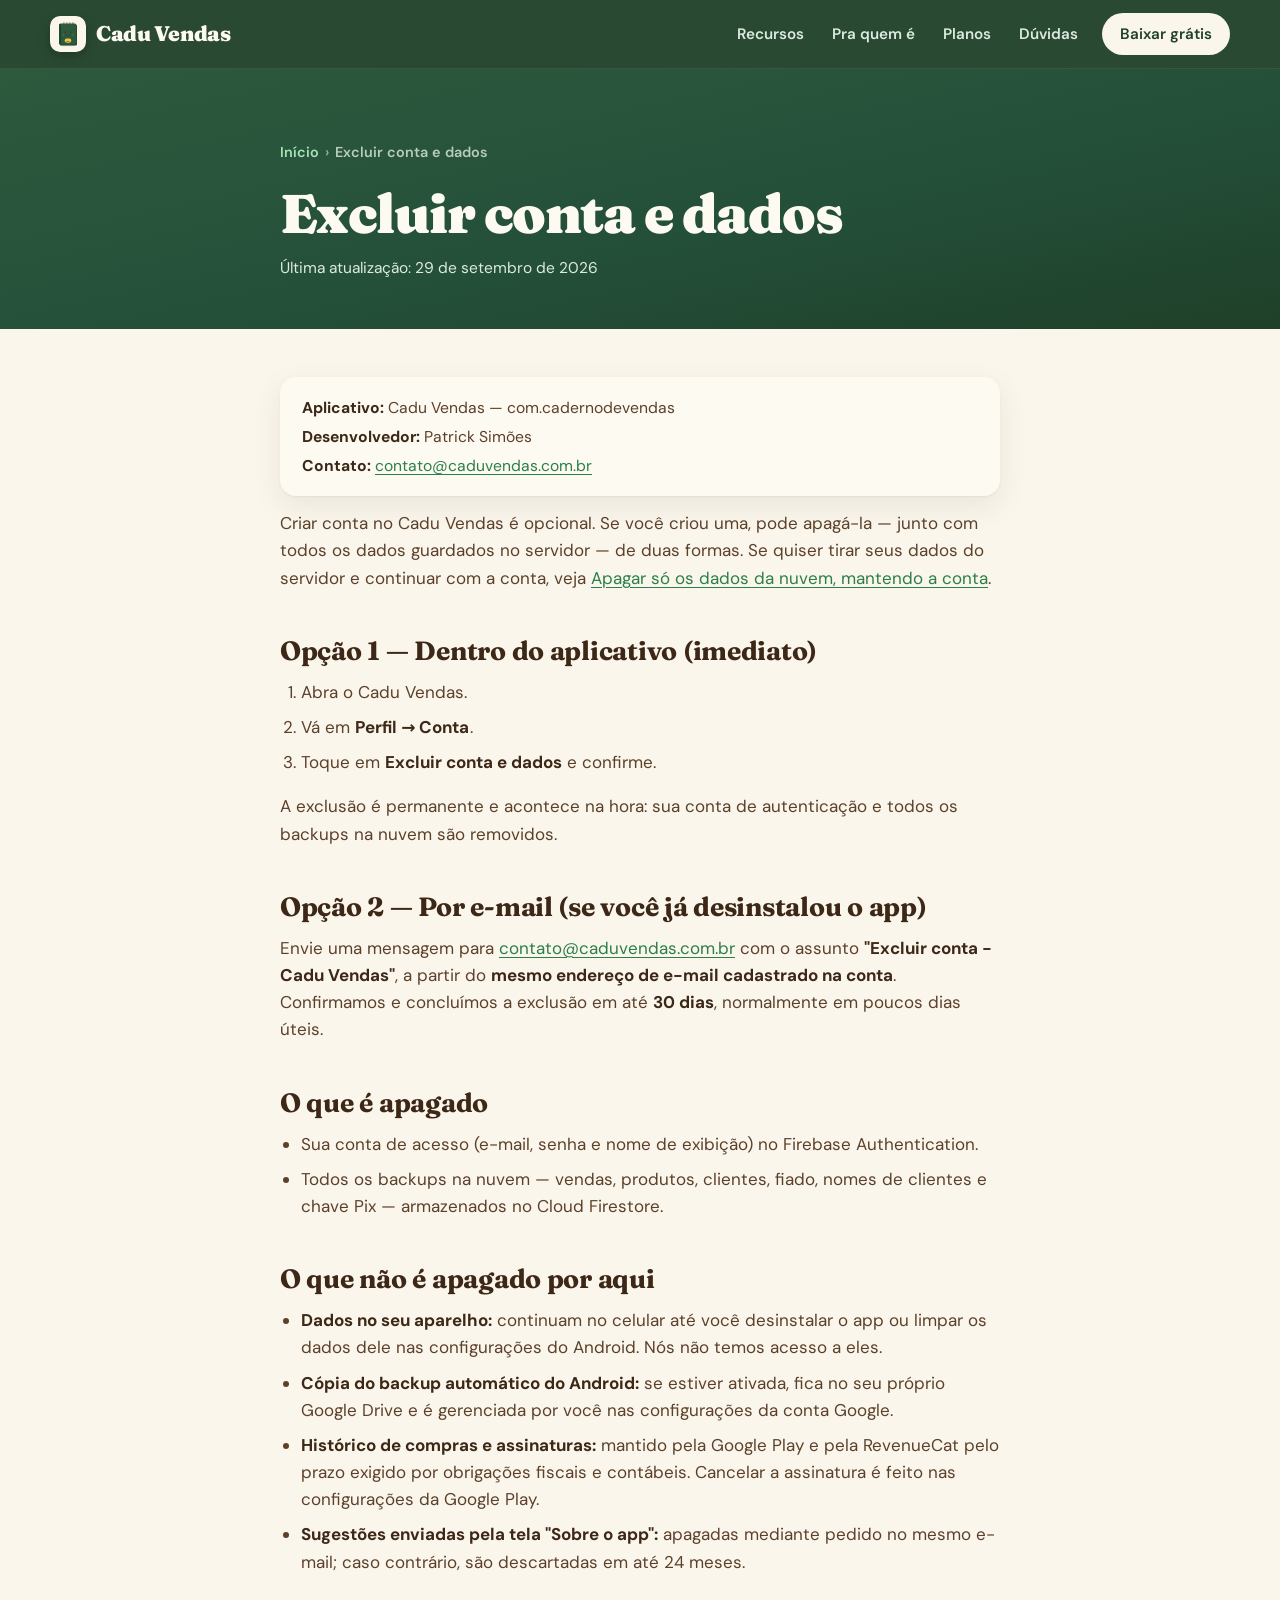
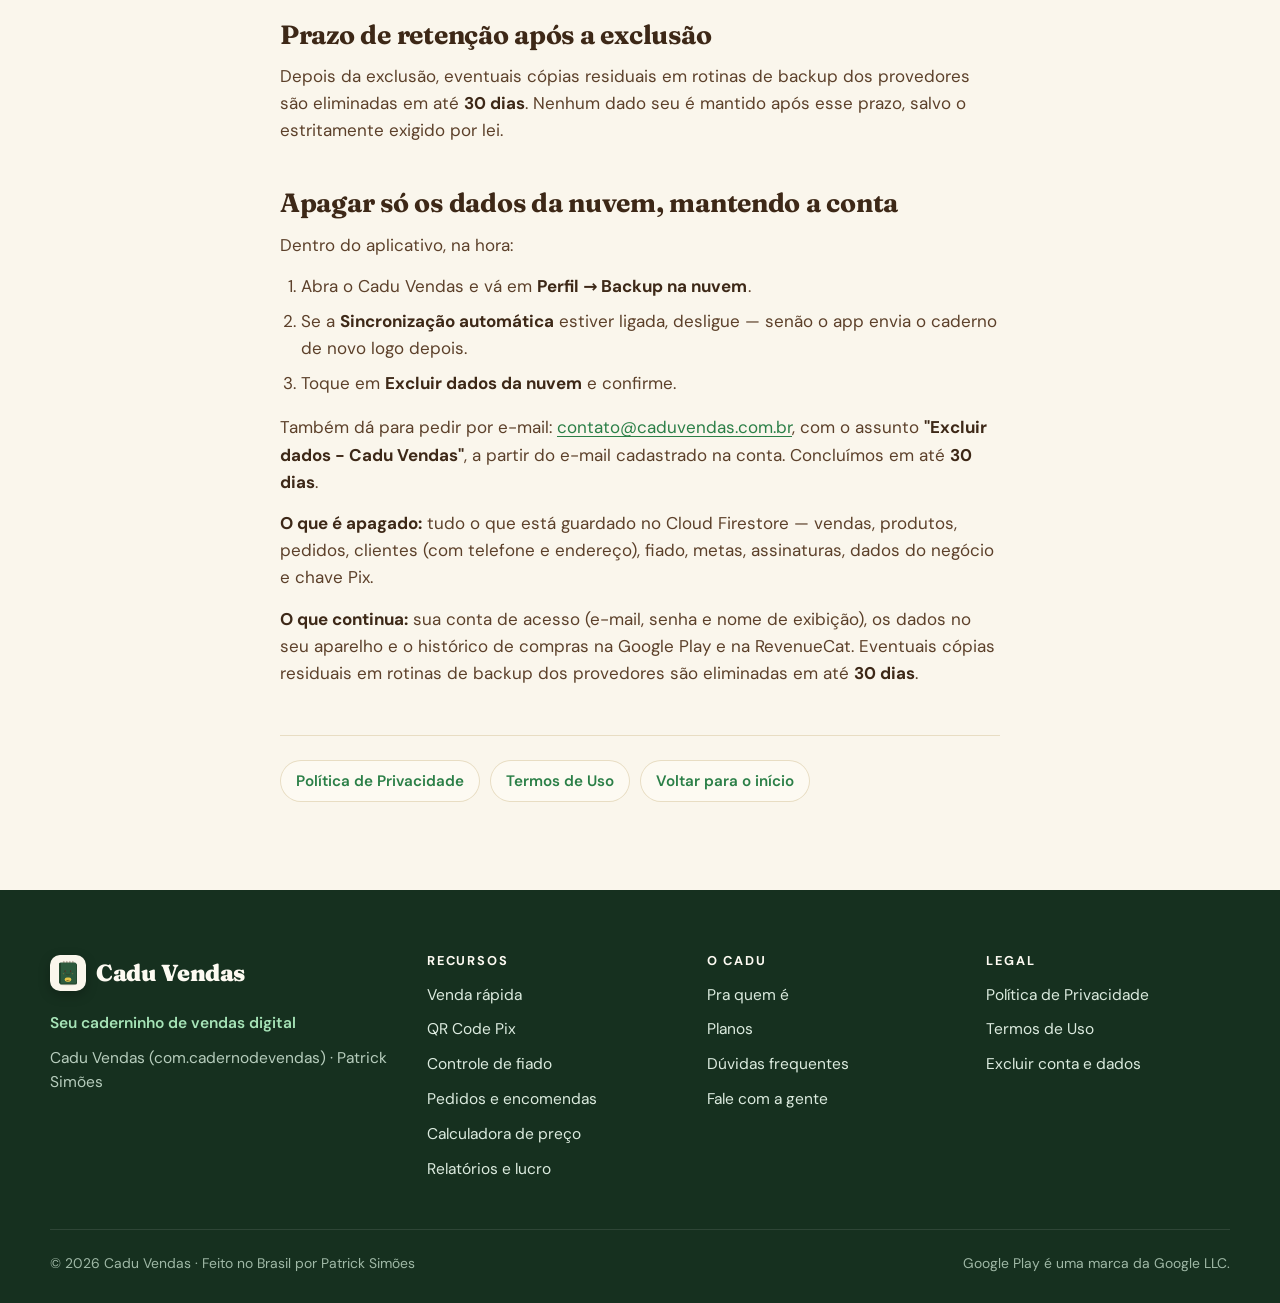
<file: delete-account.html>
<!doctype html>
<html lang="pt-BR">
<head>
  <meta charset="utf-8">
  <meta name="viewport" content="width=device-width, initial-scale=1">
  <title>Excluir conta e dados — Cadu Vendas (com.cadernodevendas)</title>
  <meta name="description" content="Como excluir sua conta e todos os dados do aplicativo Cadu Vendas (com.cadernodevendas).">
  <link rel="canonical" href="https://caduvendas.com.br/delete-account.html">
  <meta name="robots" content="index, follow">
  <meta name="theme-color" content="#1f4029">
  <meta name="color-scheme" content="light">
  <meta name="format-detection" content="telephone=no">

  <link rel="icon" href="favicon.svg" type="image/svg+xml">
  <link rel="apple-touch-icon" href="apple-touch-icon.png">
  <link rel="manifest" href="site.webmanifest">

  <meta property="og:type" content="website">
  <meta property="og:site_name" content="Cadu Vendas">
  <meta property="og:locale" content="pt_BR">
  <meta property="og:url" content="https://caduvendas.com.br/delete-account.html">
  <meta property="og:title" content="Excluir conta e dados — Cadu Vendas">
  <meta property="og:description" content="Como excluir sua conta e todos os dados do aplicativo Cadu Vendas.">
  <meta property="og:image" content="https://caduvendas.com.br/assets/img/og/cadu-vendas.png">
  <meta property="og:image:width" content="1200">
  <meta property="og:image:height" content="627">
  <meta name="twitter:card" content="summary_large_image">

  <link rel="preload" href="assets/fonts/fraunces-latin-wght-normal.woff2" as="font" type="font/woff2" crossorigin>
  <link rel="preload" href="assets/fonts/dm-sans-latin-wght-normal.woff2" as="font" type="font/woff2" crossorigin>
  <link rel="stylesheet" href="assets/css/site.css?v=2">
  <script src="assets/js/site.js?v=1" defer></script>

  <script type="application/ld+json">
  {
    "@context": "https://schema.org",
    "@graph": [
      {
        "@type": "WebPage",
        "@id": "https://caduvendas.com.br/delete-account.html#pagina",
        "url": "https://caduvendas.com.br/delete-account.html",
        "name": "Excluir conta e dados — Cadu Vendas (com.cadernodevendas)",
        "inLanguage": "pt-BR",
        "dateModified": "2026-09-29",
        "isPartOf": { "@type": "WebSite", "@id": "https://caduvendas.com.br/#site", "name": "Cadu Vendas", "url": "https://caduvendas.com.br/" },
        "breadcrumb": { "@id": "https://caduvendas.com.br/delete-account.html#trilha" }
      },
      {
        "@type": "BreadcrumbList",
        "@id": "https://caduvendas.com.br/delete-account.html#trilha",
        "itemListElement": [
          { "@type": "ListItem", "position": 1, "name": "Início", "item": "https://caduvendas.com.br/" },
          { "@type": "ListItem", "position": 2, "name": "Excluir conta e dados", "item": "https://caduvendas.com.br/delete-account.html" }
        ]
      }
    ]
  }
  </script>
</head>
<body>
  <!-- ícones do site e dos mockups — o mesmo bloco em todas as páginas -->
  <svg xmlns="http://www.w3.org/2000/svg" width="0" height="0" style="position:absolute" aria-hidden="true">
    <symbol id="ic-home" viewBox="0 0 24 24"><path d="M3 10.5 12 3l9 7.5" fill="none" stroke-width="1.9" stroke-linecap="round" stroke-linejoin="round"/><path d="M5.5 9.5V20h13V9.5" fill="none" stroke-width="1.9" stroke-linecap="round" stroke-linejoin="round"/><path d="M10 20v-5.5h4V20" fill="none" stroke-width="1.9" stroke-linecap="round" stroke-linejoin="round"/></symbol>
    <symbol id="ic-orders" viewBox="0 0 24 24"><path d="M4 7.5 12 3l8 4.5v9L12 21l-8-4.5z" fill="none" stroke-width="1.9" stroke-linejoin="round"/><path d="M4 7.5 12 12l8-4.5M12 12v9" fill="none" stroke-width="1.9" stroke-linejoin="round"/></symbol>
    <symbol id="ic-catalog" viewBox="0 0 24 24"><path d="M3.5 12.5 11 20a2 2 0 0 0 2.8 0l6.2-6.2a2 2 0 0 0 0-2.8L12.5 3.5H6a2.5 2.5 0 0 0-2.5 2.5z" fill="none" stroke-width="1.9" stroke-linejoin="round"/><circle cx="8.3" cy="8.3" r="1.4" fill="currentColor" stroke="none"/></symbol>
    <symbol id="ic-reports" viewBox="0 0 24 24"><path d="M4 20h16" stroke-width="1.9" stroke-linecap="round"/><path d="M7 20v-6M12 20V9M17 20V4.5" stroke-width="1.9" stroke-linecap="round"/></symbol>
    <symbol id="ic-profile" viewBox="0 0 24 24"><circle cx="12" cy="8" r="3.6" fill="none" stroke-width="1.9"/><path d="M5 20c1.2-3.4 3.9-5 7-5s5.8 1.6 7 5" fill="none" stroke-width="1.9" stroke-linecap="round"/></symbol>
    <symbol id="ic-eye" viewBox="0 0 24 24"><path d="M2.5 12S6 5.8 12 5.8 21.5 12 21.5 12 18 18.2 12 18.2 2.5 12 2.5 12z" fill="none" stroke-width="1.8"/><circle cx="12" cy="12" r="2.8" fill="none" stroke-width="1.8"/></symbol>
    <symbol id="ic-bag" viewBox="0 0 24 24"><path d="M5.5 8h13l-1 12.5h-11z" fill="none" stroke-width="1.8" stroke-linejoin="round"/><path d="M9 10.5V6.5a3 3 0 0 1 6 0v4" fill="none" stroke-width="1.8" stroke-linecap="round"/></symbol>
    <symbol id="ic-cash" viewBox="0 0 24 24"><rect x="2.5" y="6" width="19" height="12" rx="2" fill="none" stroke-width="1.8"/><circle cx="12" cy="12" r="2.8" fill="none" stroke-width="1.8"/><path d="M6 12h.01M18 12h.01" stroke-width="2.2" stroke-linecap="round"/></symbol>
    <symbol id="ic-pix" viewBox="0 0 24 24"><path d="M12 2.8 21.2 12 12 21.2 2.8 12z" fill="none" stroke-width="1.8" stroke-linejoin="round"/><path d="M8.5 12 12 8.5l3.5 3.5L12 15.5z" fill="none" stroke-width="1.6" stroke-linejoin="round"/></symbol>
    <symbol id="ic-card" viewBox="0 0 24 24"><rect x="2.5" y="5.5" width="19" height="13" rx="2.2" fill="none" stroke-width="1.8"/><path d="M2.5 9.8h19" stroke-width="1.8"/><path d="M6 15h4" stroke-width="1.8" stroke-linecap="round"/></symbol>
    <symbol id="ic-fiado" viewBox="0 0 24 24"><path d="M12 6.5v-3M8 5l1.2 1.8M16 5l-1.2 1.8" stroke-width="1.7" stroke-linecap="round"/><path d="M4 13.5c2.5-2 4.5-2 6.5-.5h3a1.4 1.4 0 0 1 0 2.8h-3.4" fill="none" stroke-width="1.7" stroke-linecap="round" stroke-linejoin="round"/><path d="M13 17.5h4.2c1.9-1 2.8-2.4 3.3-3.8" fill="none" stroke-width="1.7" stroke-linecap="round"/></symbol>
    <symbol id="ic-check" viewBox="0 0 24 24"><path d="M4.5 12.5 10 18 19.5 6.5" fill="none" stroke-width="2.2" stroke-linecap="round" stroke-linejoin="round"/></symbol>
    <symbol id="ic-fwd" viewBox="0 0 24 24"><path d="M9 5.5 15.5 12 9 18.5" fill="none" stroke-width="2" stroke-linecap="round" stroke-linejoin="round"/></symbol>
    <symbol id="ic-back" viewBox="0 0 24 24"><path d="M15 5.5 8.5 12 15 18.5" fill="none" stroke-width="2" stroke-linecap="round" stroke-linejoin="round"/></symbol>
    <symbol id="ic-clock" viewBox="0 0 24 24"><circle cx="12" cy="12" r="8.5" fill="none" stroke-width="1.8"/><path d="M12 7.5V12l3 2" fill="none" stroke-width="1.8" stroke-linecap="round"/></symbol>
    <symbol id="ic-share" viewBox="0 0 24 24"><circle cx="6" cy="12" r="2.6" fill="none" stroke-width="1.8"/><circle cx="17.5" cy="5.5" r="2.6" fill="none" stroke-width="1.8"/><circle cx="17.5" cy="18.5" r="2.6" fill="none" stroke-width="1.8"/><path d="m8.4 10.8 6.8-4M8.4 13.2l6.8 4" stroke-width="1.8"/></symbol>
    <symbol id="ic-trophy" viewBox="0 0 24 24"><path d="M8 4h8v5a4 4 0 0 1-8 0z" fill="none" stroke-width="1.8" stroke-linejoin="round"/><path d="M8 5.5H4.5v1A3.5 3.5 0 0 0 8 10M16 5.5h3.5v1A3.5 3.5 0 0 1 16 10" fill="none" stroke-width="1.8"/><path d="M12 13v3.5M8.5 20h7M12 16.5c-1.4 0-2 1.2-2.4 3.5h4.8c-.4-2.3-1-3.5-2.4-3.5z" fill="none" stroke-width="1.8" stroke-linejoin="round"/></symbol>
    <symbol id="ic-whats" viewBox="0 0 24 24"><path d="M12 3.5a8.5 8.5 0 0 0-7.3 12.8L3.5 20.5l4.3-1.1A8.5 8.5 0 1 0 12 3.5z" fill="none" stroke-width="1.8" stroke-linejoin="round"/><path d="M9 8.8c-.4 2.5 3.7 6.6 6.2 6.2l.4-1.7-2-.9-.9.7c-1-.5-1.6-1.1-2-2l.7-.9-.9-2z" fill="currentColor" stroke="none"/></symbol>
    <symbol id="ic-arrowup" viewBox="0 0 24 24"><path d="M12 19V5.5M6.5 11 12 5.5 17.5 11" fill="none" stroke-width="2.1" stroke-linecap="round" stroke-linejoin="round"/></symbol>
    <symbol id="ic-cart" viewBox="0 0 24 24"><path d="M3 4h2.2l2.3 11.5h10.6L21 7.5H6" fill="none" stroke-width="1.9" stroke-linecap="round" stroke-linejoin="round"/><circle cx="9.5" cy="19.5" r="1.6" fill="currentColor" stroke="none"/><circle cx="16.5" cy="19.5" r="1.6" fill="currentColor" stroke="none"/></symbol>
    <symbol id="ic-close" viewBox="0 0 24 24"><path d="M6 6l12 12M18 6 6 18" stroke-width="2.1" stroke-linecap="round"/></symbol>
    <symbol id="ic-lock" viewBox="0 0 24 24"><rect x="5" y="10.5" width="14" height="10" rx="2.2" fill="none" stroke-width="1.9"/><path d="M8.5 10.5V7.5a3.5 3.5 0 0 1 7 0v3" fill="none" stroke-width="1.9" stroke-linecap="round"/></symbol>
    <symbol id="sb" viewBox="0 0 42 15"><path d="M1 8.5h2v3H1zM4.5 6.5h2v5h-2zM8 4.5h2v7H8zM11.5 2.5h2v9h-2z" fill="currentColor" stroke="none"/><path d="M20.5 5.2a7.4 7.4 0 0 0-9 0l1.2 1.5a5.5 5.5 0 0 1 6.6 0zM19 7.6a4.4 4.4 0 0 0-6 0l1.2 1.5a2.5 2.5 0 0 1 3.6 0zM16 10.4l1-1.2a1.6 1.6 0 0 0-2 0z" fill="currentColor" stroke="none"/><rect x="24" y="3.5" width="16" height="8" rx="2.4" fill="none" stroke="currentColor" stroke-width="1.4"/><rect x="25.5" y="5" width="10" height="5" rx="1.2" fill="currentColor" stroke="none"/><path d="M41 6v3" stroke="currentColor" stroke-width="1.6" stroke-linecap="round"/></symbol>
    <symbol id="star4" viewBox="0 0 40 40"><path d="M20 0l4.5 15.5L40 20l-15.5 4.5L20 40l-4.5-15.5L0 20l15.5-4.5z" fill="currentColor" stroke="none"/></symbol>
    <symbol id="i-play" viewBox="0 0 24 24"><path d="M7 4.2 19.5 12 7 19.8z" fill="currentColor" stroke="none"/></symbol>
    <symbol id="i-arrow" viewBox="0 0 24 24"><path d="M4.5 12h14.5M13.5 6.5 19 12l-5.5 5.5" fill="none" stroke-width="2" stroke-linecap="round" stroke-linejoin="round"/></symbol>
    <symbol id="i-menu" viewBox="0 0 24 24"><path d="M4 7h16M4 12h16M4 17h16" stroke-width="2" stroke-linecap="round"/></symbol>
    <symbol id="i-cake" viewBox="0 0 24 24"><g fill="none" stroke-width="1.9" stroke-linecap="round" stroke-linejoin="round"><path d="M4 20.5h16"/><path d="M5.5 20.5v-7a2 2 0 0 1 2-2h9a2 2 0 0 1 2 2v7"/><path d="M5.5 15.5c1.1.9 2.2.9 3.3 0s2.2-.9 3.2 0 2.2.9 3.2 0 2.2-.9 3.3 0"/><path d="M12 11.5V8"/><path d="M12 5.8c.9-.8 1.1-1.6 0-2.8-1.1 1.2-.9 2 0 2.8z"/></g></symbol>
    <symbol id="i-scissors" viewBox="0 0 24 24"><g fill="none" stroke-width="1.9" stroke-linecap="round" stroke-linejoin="round"><circle cx="6" cy="6.5" r="2.8"/><circle cx="6" cy="17.5" r="2.8"/><path d="M20 4.5 8.2 15.8M14.3 13.7 20 19.5M8.2 8.2 11.5 11.5"/></g></symbol>
    <symbol id="i-wrench" viewBox="0 0 24 24"><path d="M14.8 6.2a4.4 4.4 0 0 0-5.9 5.5L3.8 16.8a2 2 0 0 0 2.8 2.8l5.1-5.1a4.4 4.4 0 0 0 5.5-5.9l-2.7 2.7-2.4-.4-.4-2.4z" fill="none" stroke-width="1.9" stroke-linejoin="round"/></symbol>
    <symbol id="i-offline" viewBox="0 0 24 24"><g fill="none" stroke-width="1.9" stroke-linecap="round" stroke-linejoin="round"><path d="M3 3l18 18"/><path d="M8.8 16.3a4.6 4.6 0 0 1 6.4 0"/><path d="M5.3 12.8a9.5 9.5 0 0 1 4.3-2.4"/><path d="M18.7 12.8a9.5 9.5 0 0 0-1.9-1.4"/><path d="M2 9.2a14.4 14.4 0 0 1 3.8-2.5"/><path d="M22 9.2A14.4 14.4 0 0 0 10.8 5.5"/></g><circle cx="12" cy="19.6" r="1.3" fill="currentColor" stroke="none"/></symbol>
    <symbol id="i-cloud" viewBox="0 0 24 24"><path d="M17.5 19H7.8a5.3 5.3 0 1 1 1.5-10.4A6.3 6.3 0 0 1 21 11.3 3.9 3.9 0 0 1 17.5 19z" fill="none" stroke-width="1.9" stroke-linejoin="round"/></symbol>
    <symbol id="i-heart" viewBox="0 0 24 24"><path d="M12 20s-7.8-4.7-7.8-10.3A4.3 4.3 0 0 1 12 7.2a4.3 4.3 0 0 1 7.8 2.5C19.8 15.3 12 20 12 20z" fill="none" stroke-width="1.9" stroke-linejoin="round"/></symbol>
    <symbol id="i-image" viewBox="0 0 24 24"><g fill="none" stroke-width="1.9" stroke-linecap="round" stroke-linejoin="round"><rect x="3.5" y="4.5" width="17" height="15" rx="2.5"/><circle cx="9" cy="10" r="1.8"/><path d="m20.5 16-4.5-4.5L6 19.5"/></g></symbol>
    <symbol id="i-receipt" viewBox="0 0 24 24"><g fill="none" stroke-width="1.9" stroke-linecap="round" stroke-linejoin="round"><path d="M6 3.5h12v17l-2.4-1.5-2 1.5-1.6-1.5-1.6 1.5-2-1.5L6 20.5z"/><path d="M9 8h6M9 11.5h6M9 15h3.5"/></g></symbol>
    <symbol id="i-bell" viewBox="0 0 24 24"><g fill="none" stroke-width="1.9" stroke-linecap="round" stroke-linejoin="round"><path d="M6 16.5V11a6 6 0 0 1 12 0v5.5l1.5 2h-15z"/><path d="M10 21h4"/></g></symbol>
    <symbol id="i-calendar" viewBox="0 0 24 24"><g fill="none" stroke-width="1.9" stroke-linecap="round" stroke-linejoin="round"><rect x="3.5" y="5" width="17" height="15.5" rx="2.5"/><path d="M3.5 10h17M8 3v4M16 3v4"/></g></symbol>
    <symbol id="i-repeat" viewBox="0 0 24 24"><g fill="none" stroke-width="1.9" stroke-linecap="round" stroke-linejoin="round"><path d="M17 2.5 20.5 6 17 9.5"/><path d="M3.5 11.5V10a4 4 0 0 1 4-4h13"/><path d="M7 21.5 3.5 18 7 14.5"/><path d="M20.5 12.5V14a4 4 0 0 1-4 4h-13"/></g></symbol>
    <symbol id="i-users" viewBox="0 0 24 24"><g fill="none" stroke-width="1.9" stroke-linecap="round" stroke-linejoin="round"><circle cx="9" cy="8" r="3.5"/><path d="M2.5 20c.9-3.3 3.4-5 6.5-5s5.6 1.7 6.5 5"/><path d="M16 4.8a3.5 3.5 0 0 1 0 6.4M18.5 15.3c1.4.8 2.4 2.4 3 4.7"/></g></symbol>
    <symbol id="i-sync" viewBox="0 0 24 24"><g fill="none" stroke-width="1.9" stroke-linecap="round" stroke-linejoin="round"><path d="M20 11a8 8 0 0 0-14.3-4.9L4 8"/><path d="M4 3.5V8h4.5"/><path d="M4 13a8 8 0 0 0 14.3 4.9L20 16"/><path d="M20 20.5V16h-4.5"/></g></symbol>
    <symbol id="i-calc" viewBox="0 0 24 24"><g fill="none" stroke-width="1.9" stroke-linecap="round" stroke-linejoin="round"><rect x="5" y="2.5" width="14" height="19" rx="2.5"/><path d="M8.5 6.5h7v3h-7z"/></g><path d="M8.7 13.2h.01M12 13.2h.01M15.3 13.2h.01M8.7 16.8h.01M12 16.8h.01M15.3 16.8h.01" fill="none" stroke-width="2.4" stroke-linecap="round"/></symbol>
    <symbol id="i-qr" viewBox="0 0 24 24"><g fill="none" stroke-width="1.9" stroke-linecap="round" stroke-linejoin="round"><rect x="3.5" y="3.5" width="6" height="6" rx="1"/><rect x="14.5" y="3.5" width="6" height="6" rx="1"/><rect x="3.5" y="14.5" width="6" height="6" rx="1"/><path d="M14.5 14.5h2.5v2.5M20.5 14.5v.01M14.5 20.5h.01M17.5 17.5h3v3h-3z"/></g></symbol>
    <symbol id="i-percent" viewBox="0 0 24 24"><g fill="none" stroke-width="1.9" stroke-linecap="round" stroke-linejoin="round"><path d="M19 5 5 19"/><circle cx="6.5" cy="6.5" r="2.5"/><circle cx="17.5" cy="17.5" r="2.5"/></g></symbol>
    <symbol id="i-mail" viewBox="0 0 24 24"><g fill="none" stroke-width="1.9" stroke-linecap="round" stroke-linejoin="round"><rect x="3" y="5" width="18" height="14" rx="2.5"/><path d="m3.5 6.5 8.5 6.5 8.5-6.5"/></g></symbol>
    <symbol id="i-download" viewBox="0 0 24 24"><g fill="none" stroke-width="1.9" stroke-linecap="round" stroke-linejoin="round"><path d="M12 3.5v11.5M7 10l5 5 5-5"/><path d="M4.5 20h15"/></g></symbol>
    <symbol id="i-box-edit" viewBox="0 0 24 24"><g fill="none" stroke-width="1.9" stroke-linecap="round" stroke-linejoin="round"><path d="M4 20.5h4L19 9.5a2.8 2.8 0 0 0-4-4L4 16.5z"/><path d="M13.5 7 17 10.5"/></g></symbol>
    <symbol id="i-tap" viewBox="0 0 24 24"><g fill="none" stroke-width="1.9" stroke-linecap="round" stroke-linejoin="round"><path d="M9 11.5V5a1.8 1.8 0 0 1 3.6 0v5.5"/><path d="M12.6 10V8.8a1.8 1.8 0 0 1 3.6 0v2"/><path d="M16.2 10.8a1.8 1.8 0 0 1 3.3 1V15a6.5 6.5 0 0 1-6.5 6.5h-.6a6.5 6.5 0 0 1-5.2-2.6L4 14.6a1.8 1.8 0 0 1 2.7-2.3L9 14.5"/></g></symbol>
  </svg>

  <a class="skip-link" href="#conteudo">Pular para o conteúdo</a>

  <header class="site-header">
    <div class="wrap site-header__in">
      <a class="brand" href="./" aria-label="Cadu Vendas — página inicial">
        <img src="favicon.svg" alt="" width="36" height="36">
        <span>Cadu Vendas</span>
      </a>
      <button class="nav-toggle" type="button" aria-expanded="false" aria-controls="menu" aria-label="Abrir menu">
        <svg class="i i-open" aria-hidden="true"><use href="#i-menu"/></svg>
        <svg class="i i-close" aria-hidden="true"><use href="#ic-close"/></svg>
      </button>
      <nav class="nav" id="menu" aria-label="Principal" data-open="false">
        <a href="./#recursos">Recursos</a>
        <a href="./#pra-quem-e">Pra quem é</a>
        <a href="./#planos">Planos</a>
        <a href="./#duvidas">Dúvidas</a>
        <a class="btn" href="https://play.google.com/store/apps/details?id=com.cadernodevendas&amp;referrer=utm_source%3Dcaduvendas.com.br%26utm_medium%3Dsite%26utm_campaign%3Dexcluir-conta" target="_blank" rel="noopener">Baixar grátis<span class="sr-only"> (abre em nova aba)</span></a>
      </nav>
    </div>
  </header>

  <main id="conteudo">
    <section class="legal-hero bg-green" aria-labelledby="titulo">
      <div class="wrap prose">
        <nav aria-label="Trilha de navegação">
          <ol class="breadcrumb"><li><a href="./">Início</a></li><li><span aria-current="page">Excluir conta e dados</span></li></ol>
        </nav>
        <h1 id="titulo" class="h1">Excluir conta e dados</h1>
        <p class="updated">Última atualização: 29 de setembro de 2026</p>
      </div>
    </section>

    <article class="legal">
      <div class="wrap prose">
        <div class="ident">
          <p><strong>Aplicativo:</strong> Cadu Vendas — com.cadernodevendas</p>
          <p><strong>Desenvolvedor:</strong> Patrick Simões</p>
          <p>
            <strong>Contato:</strong>
            <a href="mailto:contato@caduvendas.com.br">contato@caduvendas.com.br</a>
          </p>
        </div>

        <p>
          Criar conta no Cadu Vendas é opcional. Se você criou uma, pode apagá-la — junto com todos os
          dados guardados no servidor — de duas formas. Se quiser tirar seus dados do servidor e
          continuar com a conta, veja
          <a href="#so-os-dados">Apagar só os dados da nuvem, mantendo a conta</a>.
        </p>

        <h2>Opção 1 — Dentro do aplicativo (imediato)</h2>
        <ol>
          <li>Abra o Cadu Vendas.</li>
          <li>Vá em <strong>Perfil → Conta</strong>.</li>
          <li>Toque em <strong>Excluir conta e dados</strong> e confirme.</li>
        </ol>
        <p>
          A exclusão é permanente e acontece na hora: sua conta de autenticação e todos os backups na
          nuvem são removidos.
        </p>

        <h2>Opção 2 — Por e-mail (se você já desinstalou o app)</h2>
        <p>
          Envie uma mensagem para
          <a href="mailto:contato@caduvendas.com.br?subject=Excluir%20conta%20-%20Cadu%20Vendas">contato@caduvendas.com.br</a>
          com o assunto <strong>"Excluir conta - Cadu Vendas"</strong>, a partir do
          <strong>mesmo endereço de e-mail cadastrado na conta</strong>. Confirmamos e concluímos a
          exclusão em até <strong>30 dias</strong>, normalmente em poucos dias úteis.
        </p>

        <h2>O que é apagado</h2>
        <ul>
          <li>Sua conta de acesso (e-mail, senha e nome de exibição) no Firebase Authentication.</li>
          <li>
            Todos os backups na nuvem — vendas, produtos, clientes, fiado, nomes de clientes e chave
            Pix — armazenados no Cloud Firestore.
          </li>
        </ul>

        <h2>O que não é apagado por aqui</h2>
        <ul>
          <li>
            <strong>Dados no seu aparelho:</strong> continuam no celular até você desinstalar o app ou
            limpar os dados dele nas configurações do Android. Nós não temos acesso a eles.
          </li>
          <li>
            <strong>Cópia do backup automático do Android:</strong> se estiver ativada, fica no seu
            próprio Google Drive e é gerenciada por você nas configurações da conta Google.
          </li>
          <li>
            <strong>Histórico de compras e assinaturas:</strong> mantido pela Google Play e pela
            RevenueCat pelo prazo exigido por obrigações fiscais e contábeis. Cancelar a assinatura é
            feito nas configurações da Google Play.
          </li>
          <li>
            <strong>Sugestões enviadas pela tela "Sobre o app":</strong> apagadas mediante pedido no
            mesmo e-mail; caso contrário, são descartadas em até 24 meses.
          </li>
        </ul>

        <h2>Prazo de retenção após a exclusão</h2>
        <p>
          Depois da exclusão, eventuais cópias residuais em rotinas de backup dos provedores são
          eliminadas em até <strong>30 dias</strong>. Nenhum dado seu é mantido após esse prazo, salvo
          o estritamente exigido por lei.
        </p>

        <h2 id="so-os-dados">Apagar só os dados da nuvem, mantendo a conta</h2>
        <p>Dentro do aplicativo, na hora:</p>
        <ol>
          <li>Abra o Cadu Vendas e vá em <strong>Perfil → Backup na nuvem</strong>.</li>
          <li>
            Se a <strong>Sincronização automática</strong> estiver ligada, desligue — senão o app
            envia o caderno de novo logo depois.
          </li>
          <li>Toque em <strong>Excluir dados da nuvem</strong> e confirme.</li>
        </ol>
        <p>
          Também dá para pedir por e-mail:
          <a href="mailto:contato@caduvendas.com.br?subject=Excluir%20dados%20-%20Cadu%20Vendas">contato@caduvendas.com.br</a>,
          com o assunto <strong>"Excluir dados - Cadu Vendas"</strong>, a partir do e-mail cadastrado
          na conta. Concluímos em até <strong>30 dias</strong>.
        </p>
        <p>
          <strong>O que é apagado:</strong> tudo o que está guardado no Cloud Firestore — vendas,
          produtos, pedidos, clientes (com telefone e endereço), fiado, metas, assinaturas, dados do
          negócio e chave Pix.
        </p>
        <p>
          <strong>O que continua:</strong> sua conta de acesso (e-mail, senha e nome de exibição), os
          dados no seu aparelho e o histórico de compras na Google Play e na RevenueCat. Eventuais
          cópias residuais em rotinas de backup dos provedores são eliminadas em até
          <strong>30 dias</strong>.
        </p>

        <p class="legal-links">
          <a href="privacy.html">Política de Privacidade</a>
          <a href="terms.html">Termos de Uso</a>
          <a href="./">Voltar para o início</a>
        </p>
      </div>
    </article>
  </main>

  <footer class="site-footer">
    <div class="wrap">
      <div class="site-footer__grid">
        <div class="site-footer__brand">
          <a class="brand" href="./"><img src="favicon.svg" alt="" width="36" height="36"><span>Cadu Vendas</span></a>
          <p class="site-footer__tag">Seu caderninho de vendas digital</p>
          <p class="site-footer__about">Cadu Vendas (com.cadernodevendas) · Patrick Simões</p>
        </div>
        <nav aria-labelledby="f-recursos">
          <h2 id="f-recursos">Recursos</h2>
          <ul>
            <li><a href="./#venda-rapida">Venda rápida</a></li>
            <li><a href="pix/">QR Code Pix</a></li>
            <li><a href="fiado/">Controle de fiado</a></li>
            <li><a href="pedidos/">Pedidos e encomendas</a></li>
            <li><a href="precificacao/">Calculadora de preço</a></li>
            <li><a href="relatorios/">Relatórios e lucro</a></li>
          </ul>
        </nav>
        <nav aria-labelledby="f-cadu">
          <h2 id="f-cadu">O Cadu</h2>
          <ul>
            <li><a href="./#pra-quem-e">Pra quem é</a></li>
            <li><a href="./#planos">Planos</a></li>
            <li><a href="./#duvidas">Dúvidas frequentes</a></li>
            <li><a href="mailto:contato@caduvendas.com.br">Fale com a gente</a></li>
          </ul>
        </nav>
        <nav aria-labelledby="f-legal">
          <h2 id="f-legal">Legal</h2>
          <ul>
            <li><a href="privacy.html">Política de Privacidade</a></li>
            <li><a href="terms.html">Termos de Uso</a></li>
            <li><a href="delete-account.html" aria-current="page">Excluir conta e dados</a></li>
          </ul>
        </nav>
      </div>
      <div class="site-footer__bottom">
        <p>© 2026 Cadu Vendas · Feito no Brasil por Patrick Simões</p>
        <p>Google Play é uma marca da Google LLC.</p>
      </div>
    </div>
  </footer>
</body>
</html>
</file>
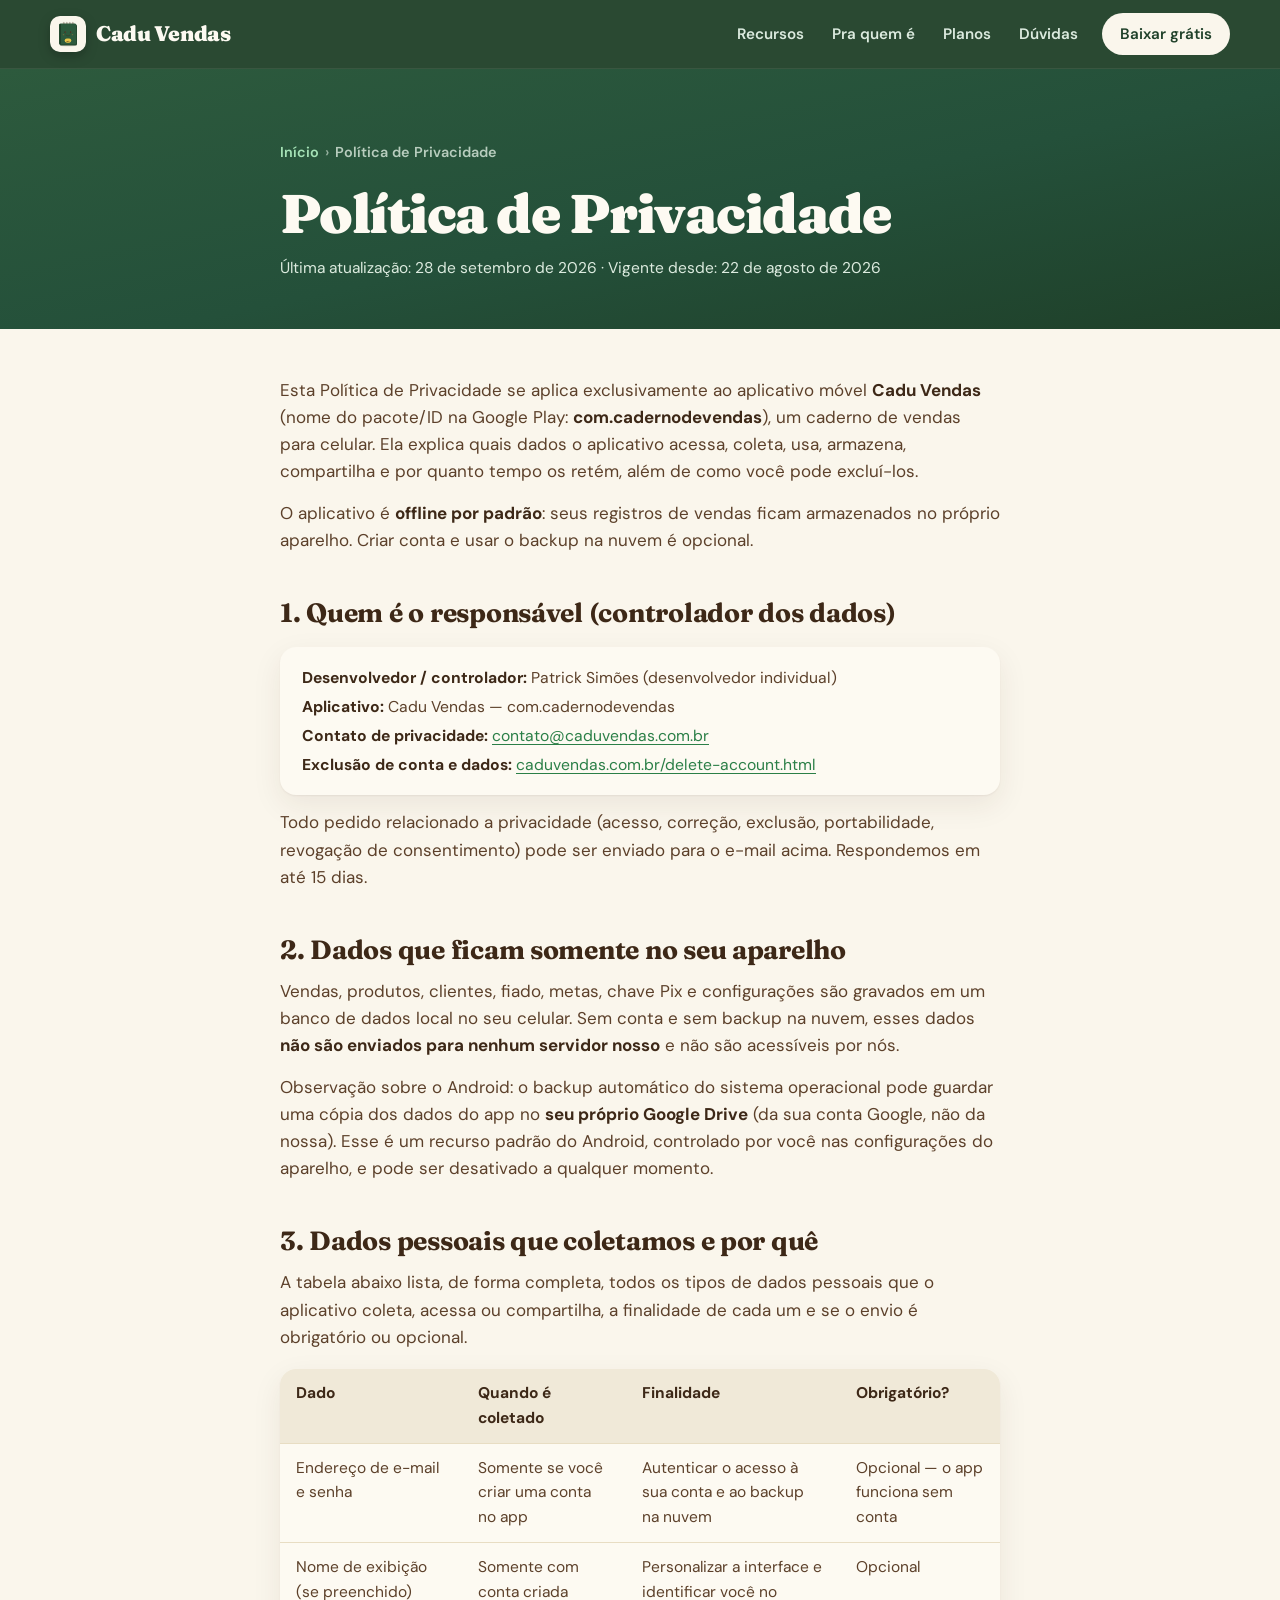
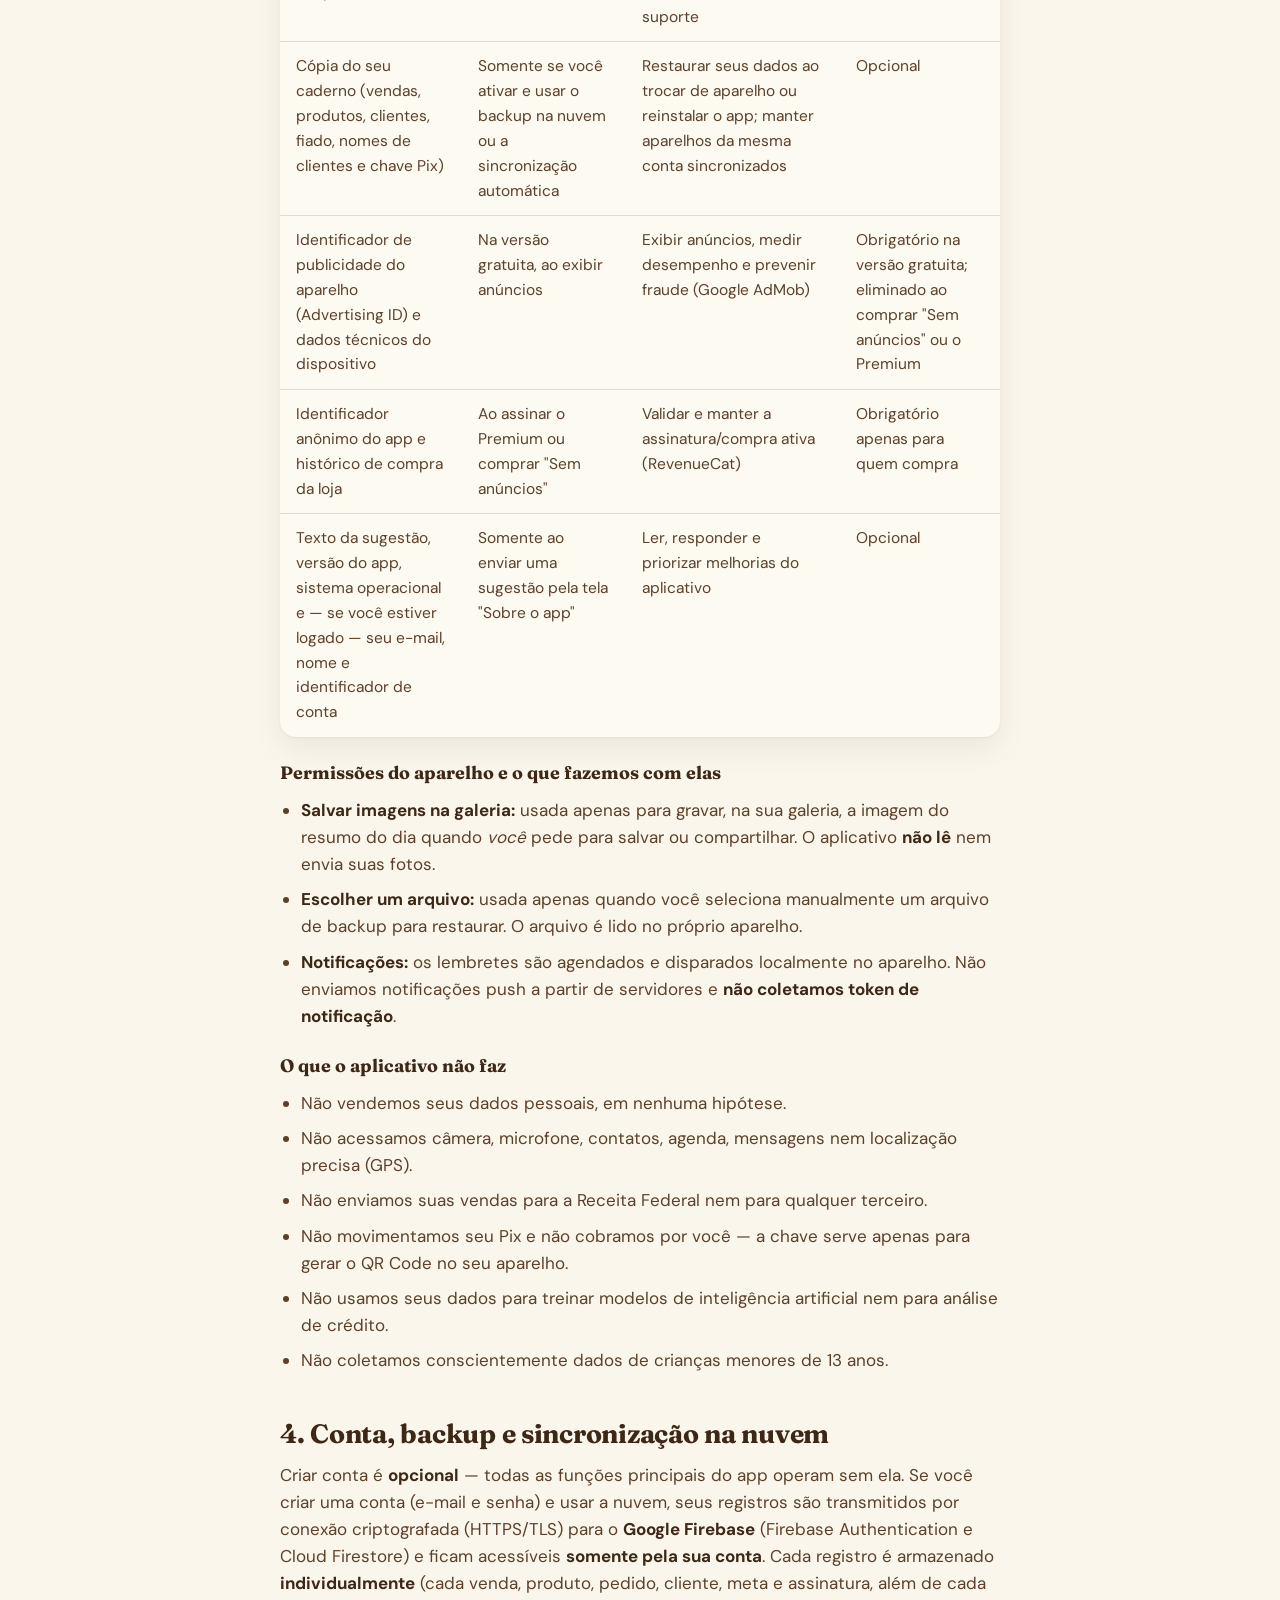
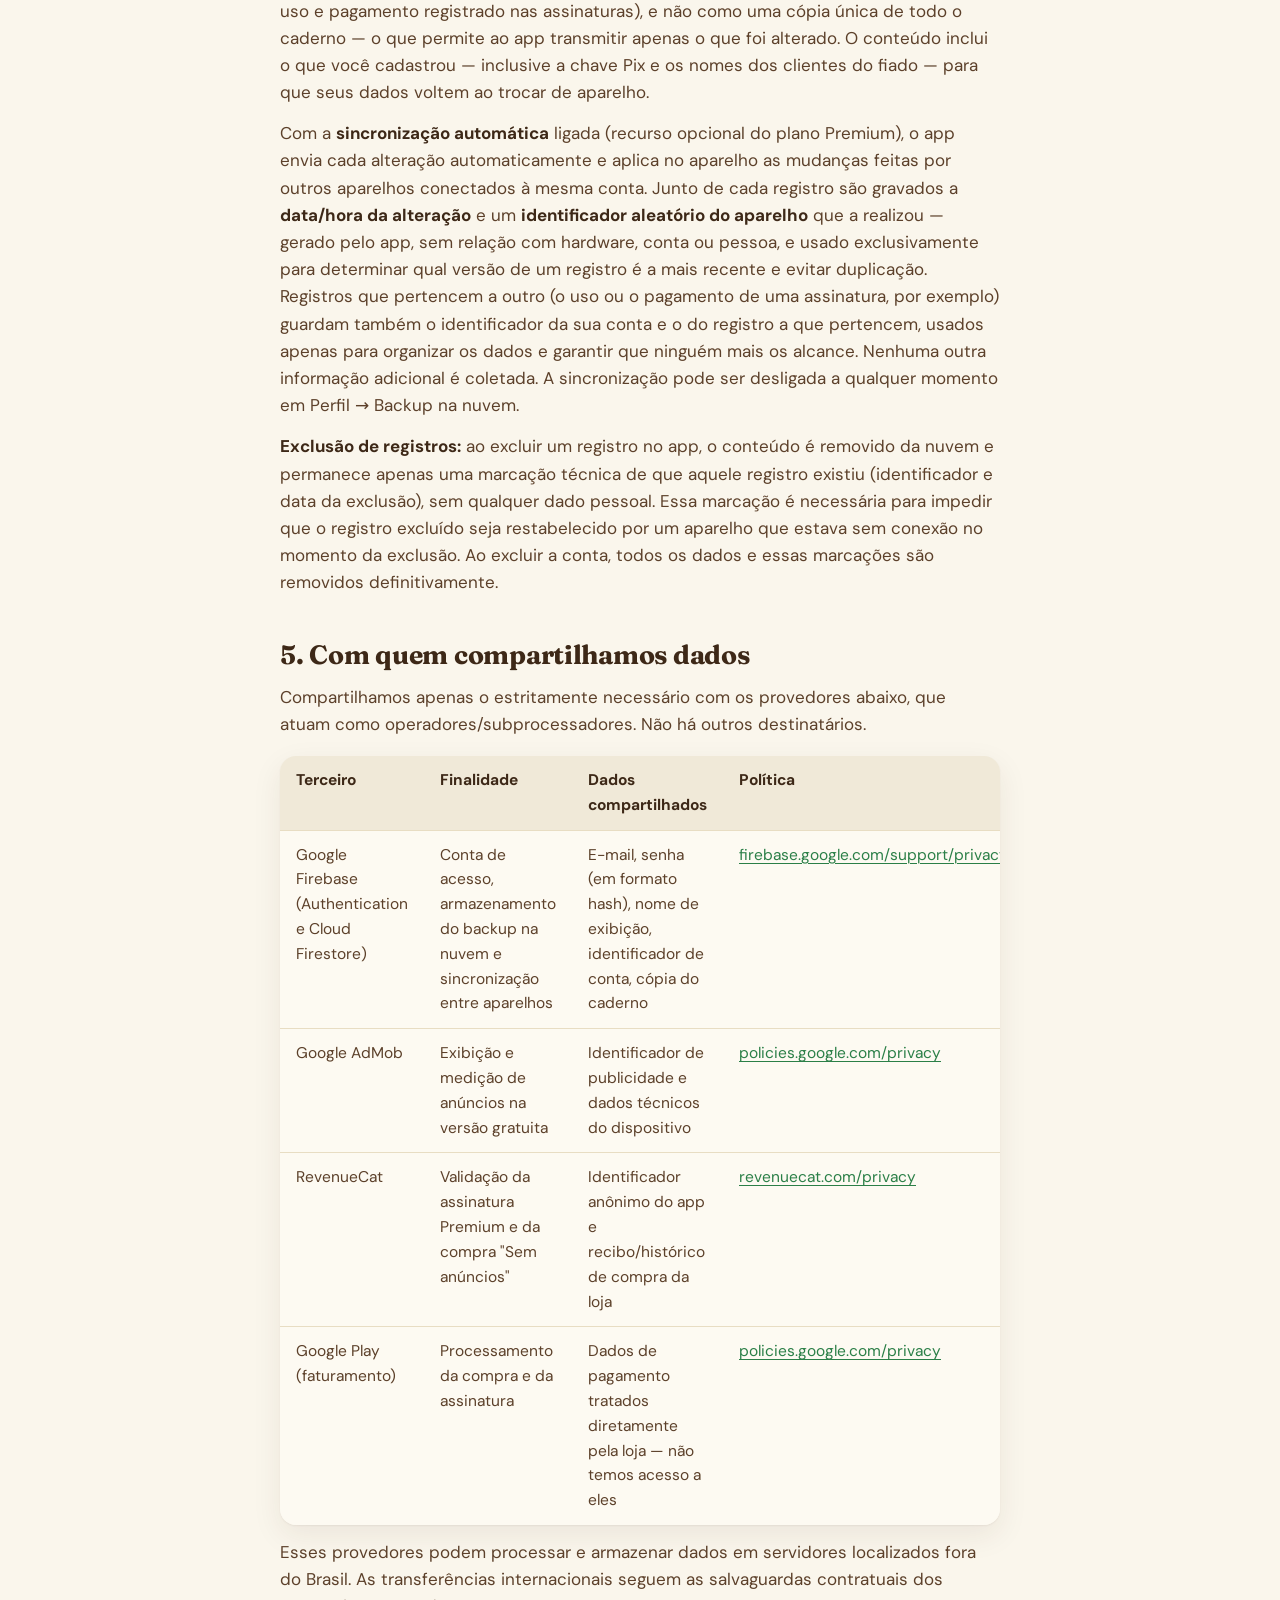
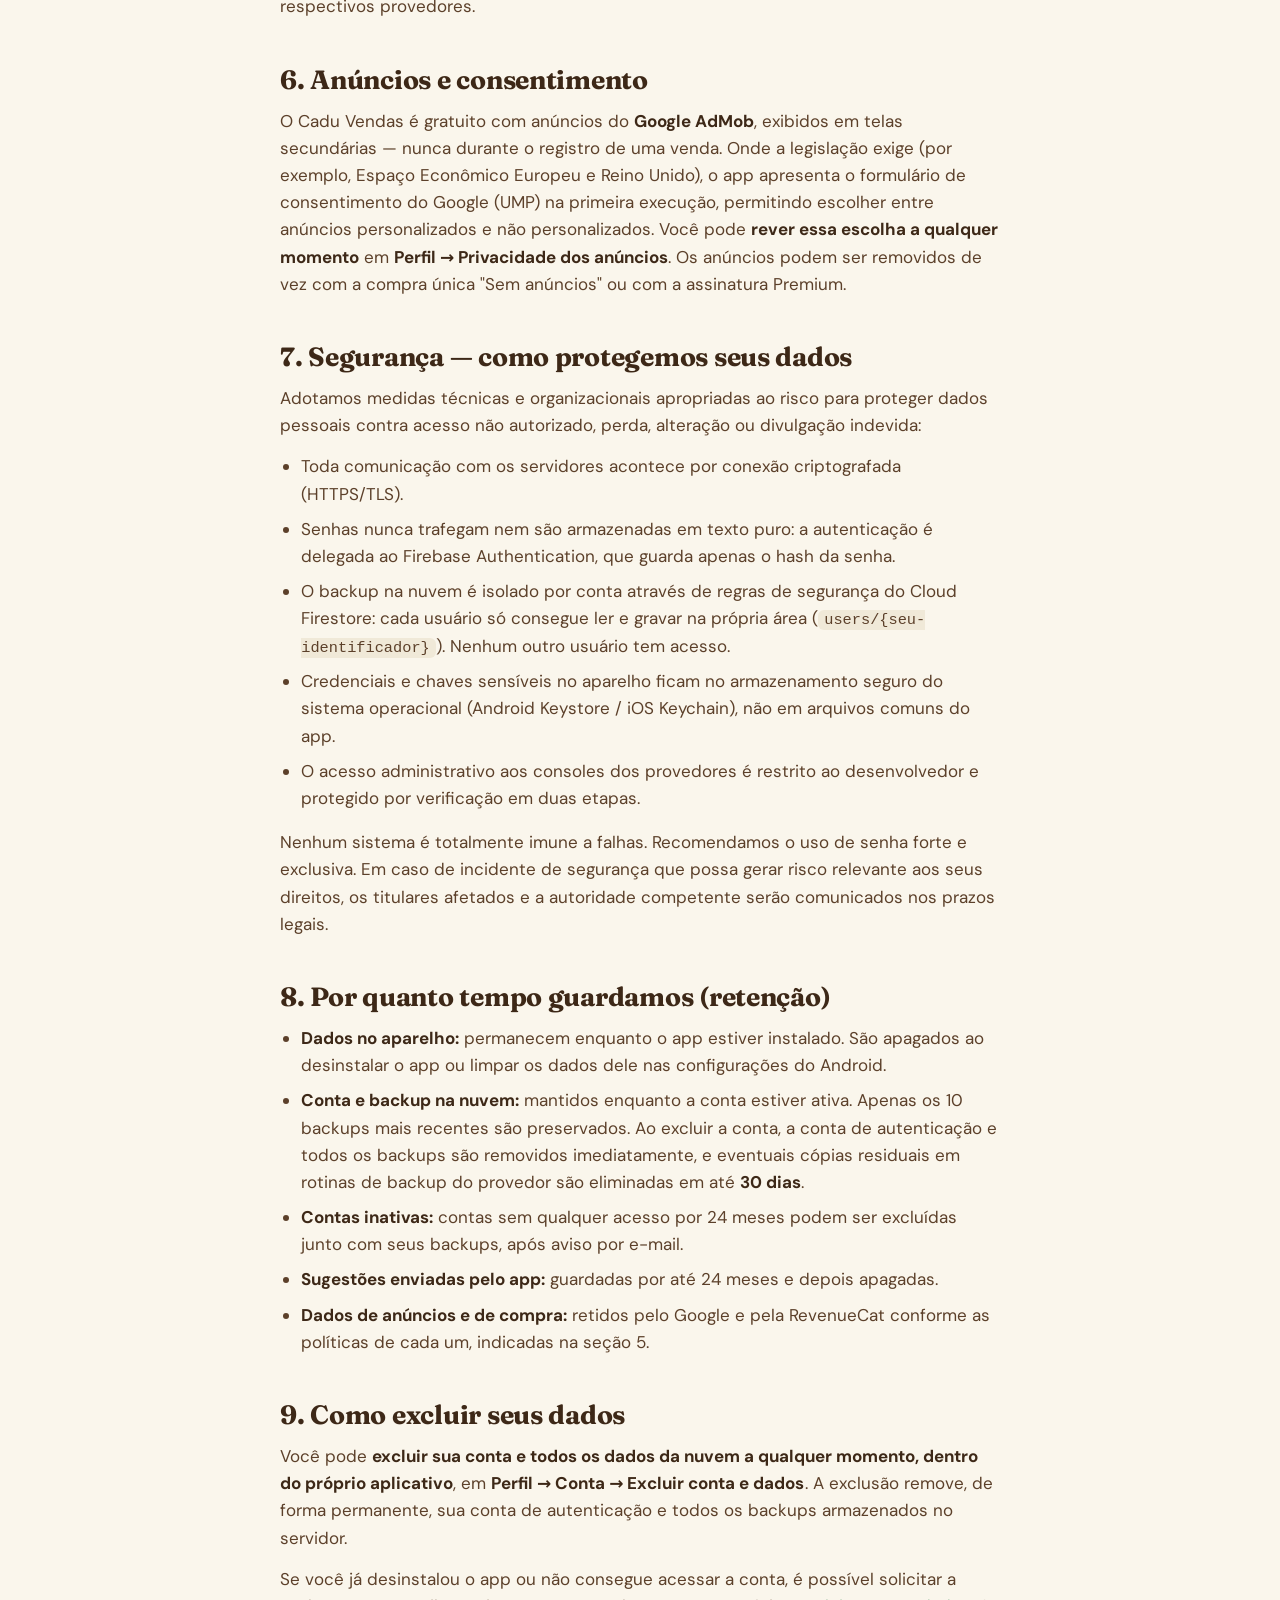
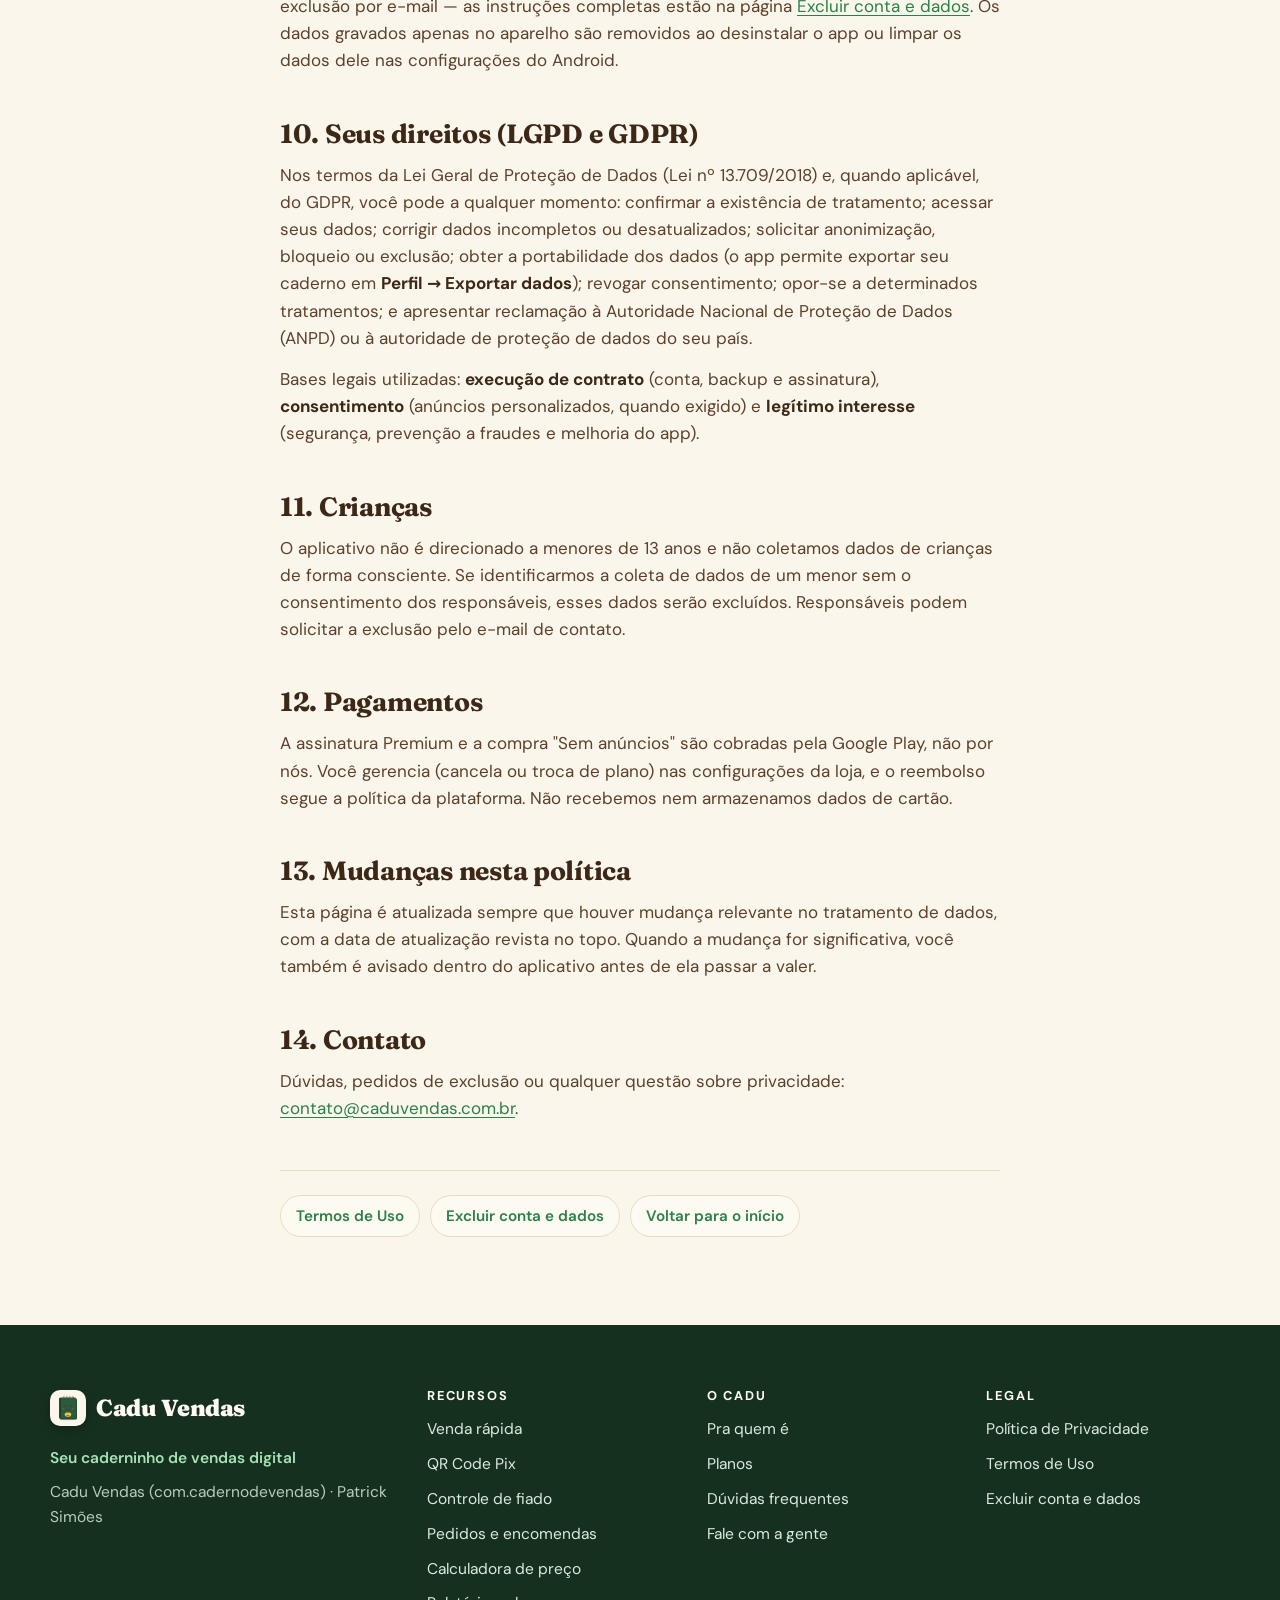
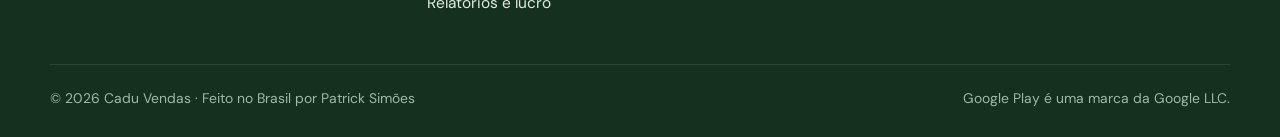
<file: privacy.html>
<!doctype html>
<html lang="pt-BR">
<head>
  <meta charset="utf-8">
  <meta name="viewport" content="width=device-width, initial-scale=1">
  <title>Política de Privacidade — Cadu Vendas (com.cadernodevendas)</title>
  <meta name="description" content="Política de Privacidade do aplicativo Cadu Vendas (com.cadernodevendas), publicado na Google Play por Patrick Simões.">
  <link rel="canonical" href="https://caduvendas.com.br/privacy.html">
  <meta name="robots" content="index, follow">
  <meta name="theme-color" content="#1f4029">
  <meta name="color-scheme" content="light">
  <meta name="format-detection" content="telephone=no">

  <link rel="icon" href="favicon.svg" type="image/svg+xml">
  <link rel="apple-touch-icon" href="apple-touch-icon.png">
  <link rel="manifest" href="site.webmanifest">

  <meta property="og:type" content="website">
  <meta property="og:site_name" content="Cadu Vendas">
  <meta property="og:locale" content="pt_BR">
  <meta property="og:url" content="https://caduvendas.com.br/privacy.html">
  <meta property="og:title" content="Política de Privacidade — Cadu Vendas">
  <meta property="og:description" content="Quais dados o Cadu Vendas acessa, coleta, usa, compartilha e por quanto tempo, e como excluí-los.">
  <meta property="og:image" content="https://caduvendas.com.br/assets/img/og/cadu-vendas.png">
  <meta property="og:image:width" content="1200">
  <meta property="og:image:height" content="627">
  <meta name="twitter:card" content="summary_large_image">

  <link rel="preload" href="assets/fonts/fraunces-latin-wght-normal.woff2" as="font" type="font/woff2" crossorigin>
  <link rel="preload" href="assets/fonts/dm-sans-latin-wght-normal.woff2" as="font" type="font/woff2" crossorigin>
  <link rel="stylesheet" href="assets/css/site.css?v=2">
  <script src="assets/js/site.js?v=1" defer></script>

  <script type="application/ld+json">
  {
    "@context": "https://schema.org",
    "@graph": [
      {
        "@type": "WebPage",
        "@id": "https://caduvendas.com.br/privacy.html#pagina",
        "url": "https://caduvendas.com.br/privacy.html",
        "name": "Política de Privacidade — Cadu Vendas (com.cadernodevendas)",
        "inLanguage": "pt-BR",
        "dateModified": "2026-09-28",
        "isPartOf": { "@type": "WebSite", "@id": "https://caduvendas.com.br/#site", "name": "Cadu Vendas", "url": "https://caduvendas.com.br/" },
        "breadcrumb": { "@id": "https://caduvendas.com.br/privacy.html#trilha" }
      },
      {
        "@type": "BreadcrumbList",
        "@id": "https://caduvendas.com.br/privacy.html#trilha",
        "itemListElement": [
          { "@type": "ListItem", "position": 1, "name": "Início", "item": "https://caduvendas.com.br/" },
          { "@type": "ListItem", "position": 2, "name": "Política de Privacidade", "item": "https://caduvendas.com.br/privacy.html" }
        ]
      }
    ]
  }
  </script>
</head>
<body>
  <!-- ícones do site e dos mockups — o mesmo bloco em todas as páginas -->
  <svg xmlns="http://www.w3.org/2000/svg" width="0" height="0" style="position:absolute" aria-hidden="true">
    <symbol id="ic-home" viewBox="0 0 24 24"><path d="M3 10.5 12 3l9 7.5" fill="none" stroke-width="1.9" stroke-linecap="round" stroke-linejoin="round"/><path d="M5.5 9.5V20h13V9.5" fill="none" stroke-width="1.9" stroke-linecap="round" stroke-linejoin="round"/><path d="M10 20v-5.5h4V20" fill="none" stroke-width="1.9" stroke-linecap="round" stroke-linejoin="round"/></symbol>
    <symbol id="ic-orders" viewBox="0 0 24 24"><path d="M4 7.5 12 3l8 4.5v9L12 21l-8-4.5z" fill="none" stroke-width="1.9" stroke-linejoin="round"/><path d="M4 7.5 12 12l8-4.5M12 12v9" fill="none" stroke-width="1.9" stroke-linejoin="round"/></symbol>
    <symbol id="ic-catalog" viewBox="0 0 24 24"><path d="M3.5 12.5 11 20a2 2 0 0 0 2.8 0l6.2-6.2a2 2 0 0 0 0-2.8L12.5 3.5H6a2.5 2.5 0 0 0-2.5 2.5z" fill="none" stroke-width="1.9" stroke-linejoin="round"/><circle cx="8.3" cy="8.3" r="1.4" fill="currentColor" stroke="none"/></symbol>
    <symbol id="ic-reports" viewBox="0 0 24 24"><path d="M4 20h16" stroke-width="1.9" stroke-linecap="round"/><path d="M7 20v-6M12 20V9M17 20V4.5" stroke-width="1.9" stroke-linecap="round"/></symbol>
    <symbol id="ic-profile" viewBox="0 0 24 24"><circle cx="12" cy="8" r="3.6" fill="none" stroke-width="1.9"/><path d="M5 20c1.2-3.4 3.9-5 7-5s5.8 1.6 7 5" fill="none" stroke-width="1.9" stroke-linecap="round"/></symbol>
    <symbol id="ic-eye" viewBox="0 0 24 24"><path d="M2.5 12S6 5.8 12 5.8 21.5 12 21.5 12 18 18.2 12 18.2 2.5 12 2.5 12z" fill="none" stroke-width="1.8"/><circle cx="12" cy="12" r="2.8" fill="none" stroke-width="1.8"/></symbol>
    <symbol id="ic-bag" viewBox="0 0 24 24"><path d="M5.5 8h13l-1 12.5h-11z" fill="none" stroke-width="1.8" stroke-linejoin="round"/><path d="M9 10.5V6.5a3 3 0 0 1 6 0v4" fill="none" stroke-width="1.8" stroke-linecap="round"/></symbol>
    <symbol id="ic-cash" viewBox="0 0 24 24"><rect x="2.5" y="6" width="19" height="12" rx="2" fill="none" stroke-width="1.8"/><circle cx="12" cy="12" r="2.8" fill="none" stroke-width="1.8"/><path d="M6 12h.01M18 12h.01" stroke-width="2.2" stroke-linecap="round"/></symbol>
    <symbol id="ic-pix" viewBox="0 0 24 24"><path d="M12 2.8 21.2 12 12 21.2 2.8 12z" fill="none" stroke-width="1.8" stroke-linejoin="round"/><path d="M8.5 12 12 8.5l3.5 3.5L12 15.5z" fill="none" stroke-width="1.6" stroke-linejoin="round"/></symbol>
    <symbol id="ic-card" viewBox="0 0 24 24"><rect x="2.5" y="5.5" width="19" height="13" rx="2.2" fill="none" stroke-width="1.8"/><path d="M2.5 9.8h19" stroke-width="1.8"/><path d="M6 15h4" stroke-width="1.8" stroke-linecap="round"/></symbol>
    <symbol id="ic-fiado" viewBox="0 0 24 24"><path d="M12 6.5v-3M8 5l1.2 1.8M16 5l-1.2 1.8" stroke-width="1.7" stroke-linecap="round"/><path d="M4 13.5c2.5-2 4.5-2 6.5-.5h3a1.4 1.4 0 0 1 0 2.8h-3.4" fill="none" stroke-width="1.7" stroke-linecap="round" stroke-linejoin="round"/><path d="M13 17.5h4.2c1.9-1 2.8-2.4 3.3-3.8" fill="none" stroke-width="1.7" stroke-linecap="round"/></symbol>
    <symbol id="ic-check" viewBox="0 0 24 24"><path d="M4.5 12.5 10 18 19.5 6.5" fill="none" stroke-width="2.2" stroke-linecap="round" stroke-linejoin="round"/></symbol>
    <symbol id="ic-fwd" viewBox="0 0 24 24"><path d="M9 5.5 15.5 12 9 18.5" fill="none" stroke-width="2" stroke-linecap="round" stroke-linejoin="round"/></symbol>
    <symbol id="ic-back" viewBox="0 0 24 24"><path d="M15 5.5 8.5 12 15 18.5" fill="none" stroke-width="2" stroke-linecap="round" stroke-linejoin="round"/></symbol>
    <symbol id="ic-clock" viewBox="0 0 24 24"><circle cx="12" cy="12" r="8.5" fill="none" stroke-width="1.8"/><path d="M12 7.5V12l3 2" fill="none" stroke-width="1.8" stroke-linecap="round"/></symbol>
    <symbol id="ic-share" viewBox="0 0 24 24"><circle cx="6" cy="12" r="2.6" fill="none" stroke-width="1.8"/><circle cx="17.5" cy="5.5" r="2.6" fill="none" stroke-width="1.8"/><circle cx="17.5" cy="18.5" r="2.6" fill="none" stroke-width="1.8"/><path d="m8.4 10.8 6.8-4M8.4 13.2l6.8 4" stroke-width="1.8"/></symbol>
    <symbol id="ic-trophy" viewBox="0 0 24 24"><path d="M8 4h8v5a4 4 0 0 1-8 0z" fill="none" stroke-width="1.8" stroke-linejoin="round"/><path d="M8 5.5H4.5v1A3.5 3.5 0 0 0 8 10M16 5.5h3.5v1A3.5 3.5 0 0 1 16 10" fill="none" stroke-width="1.8"/><path d="M12 13v3.5M8.5 20h7M12 16.5c-1.4 0-2 1.2-2.4 3.5h4.8c-.4-2.3-1-3.5-2.4-3.5z" fill="none" stroke-width="1.8" stroke-linejoin="round"/></symbol>
    <symbol id="ic-whats" viewBox="0 0 24 24"><path d="M12 3.5a8.5 8.5 0 0 0-7.3 12.8L3.5 20.5l4.3-1.1A8.5 8.5 0 1 0 12 3.5z" fill="none" stroke-width="1.8" stroke-linejoin="round"/><path d="M9 8.8c-.4 2.5 3.7 6.6 6.2 6.2l.4-1.7-2-.9-.9.7c-1-.5-1.6-1.1-2-2l.7-.9-.9-2z" fill="currentColor" stroke="none"/></symbol>
    <symbol id="ic-arrowup" viewBox="0 0 24 24"><path d="M12 19V5.5M6.5 11 12 5.5 17.5 11" fill="none" stroke-width="2.1" stroke-linecap="round" stroke-linejoin="round"/></symbol>
    <symbol id="ic-cart" viewBox="0 0 24 24"><path d="M3 4h2.2l2.3 11.5h10.6L21 7.5H6" fill="none" stroke-width="1.9" stroke-linecap="round" stroke-linejoin="round"/><circle cx="9.5" cy="19.5" r="1.6" fill="currentColor" stroke="none"/><circle cx="16.5" cy="19.5" r="1.6" fill="currentColor" stroke="none"/></symbol>
    <symbol id="ic-close" viewBox="0 0 24 24"><path d="M6 6l12 12M18 6 6 18" stroke-width="2.1" stroke-linecap="round"/></symbol>
    <symbol id="ic-lock" viewBox="0 0 24 24"><rect x="5" y="10.5" width="14" height="10" rx="2.2" fill="none" stroke-width="1.9"/><path d="M8.5 10.5V7.5a3.5 3.5 0 0 1 7 0v3" fill="none" stroke-width="1.9" stroke-linecap="round"/></symbol>
    <symbol id="sb" viewBox="0 0 42 15"><path d="M1 8.5h2v3H1zM4.5 6.5h2v5h-2zM8 4.5h2v7H8zM11.5 2.5h2v9h-2z" fill="currentColor" stroke="none"/><path d="M20.5 5.2a7.4 7.4 0 0 0-9 0l1.2 1.5a5.5 5.5 0 0 1 6.6 0zM19 7.6a4.4 4.4 0 0 0-6 0l1.2 1.5a2.5 2.5 0 0 1 3.6 0zM16 10.4l1-1.2a1.6 1.6 0 0 0-2 0z" fill="currentColor" stroke="none"/><rect x="24" y="3.5" width="16" height="8" rx="2.4" fill="none" stroke="currentColor" stroke-width="1.4"/><rect x="25.5" y="5" width="10" height="5" rx="1.2" fill="currentColor" stroke="none"/><path d="M41 6v3" stroke="currentColor" stroke-width="1.6" stroke-linecap="round"/></symbol>
    <symbol id="star4" viewBox="0 0 40 40"><path d="M20 0l4.5 15.5L40 20l-15.5 4.5L20 40l-4.5-15.5L0 20l15.5-4.5z" fill="currentColor" stroke="none"/></symbol>
    <symbol id="i-play" viewBox="0 0 24 24"><path d="M7 4.2 19.5 12 7 19.8z" fill="currentColor" stroke="none"/></symbol>
    <symbol id="i-arrow" viewBox="0 0 24 24"><path d="M4.5 12h14.5M13.5 6.5 19 12l-5.5 5.5" fill="none" stroke-width="2" stroke-linecap="round" stroke-linejoin="round"/></symbol>
    <symbol id="i-menu" viewBox="0 0 24 24"><path d="M4 7h16M4 12h16M4 17h16" stroke-width="2" stroke-linecap="round"/></symbol>
    <symbol id="i-cake" viewBox="0 0 24 24"><g fill="none" stroke-width="1.9" stroke-linecap="round" stroke-linejoin="round"><path d="M4 20.5h16"/><path d="M5.5 20.5v-7a2 2 0 0 1 2-2h9a2 2 0 0 1 2 2v7"/><path d="M5.5 15.5c1.1.9 2.2.9 3.3 0s2.2-.9 3.2 0 2.2.9 3.2 0 2.2-.9 3.3 0"/><path d="M12 11.5V8"/><path d="M12 5.8c.9-.8 1.1-1.6 0-2.8-1.1 1.2-.9 2 0 2.8z"/></g></symbol>
    <symbol id="i-scissors" viewBox="0 0 24 24"><g fill="none" stroke-width="1.9" stroke-linecap="round" stroke-linejoin="round"><circle cx="6" cy="6.5" r="2.8"/><circle cx="6" cy="17.5" r="2.8"/><path d="M20 4.5 8.2 15.8M14.3 13.7 20 19.5M8.2 8.2 11.5 11.5"/></g></symbol>
    <symbol id="i-wrench" viewBox="0 0 24 24"><path d="M14.8 6.2a4.4 4.4 0 0 0-5.9 5.5L3.8 16.8a2 2 0 0 0 2.8 2.8l5.1-5.1a4.4 4.4 0 0 0 5.5-5.9l-2.7 2.7-2.4-.4-.4-2.4z" fill="none" stroke-width="1.9" stroke-linejoin="round"/></symbol>
    <symbol id="i-offline" viewBox="0 0 24 24"><g fill="none" stroke-width="1.9" stroke-linecap="round" stroke-linejoin="round"><path d="M3 3l18 18"/><path d="M8.8 16.3a4.6 4.6 0 0 1 6.4 0"/><path d="M5.3 12.8a9.5 9.5 0 0 1 4.3-2.4"/><path d="M18.7 12.8a9.5 9.5 0 0 0-1.9-1.4"/><path d="M2 9.2a14.4 14.4 0 0 1 3.8-2.5"/><path d="M22 9.2A14.4 14.4 0 0 0 10.8 5.5"/></g><circle cx="12" cy="19.6" r="1.3" fill="currentColor" stroke="none"/></symbol>
    <symbol id="i-cloud" viewBox="0 0 24 24"><path d="M17.5 19H7.8a5.3 5.3 0 1 1 1.5-10.4A6.3 6.3 0 0 1 21 11.3 3.9 3.9 0 0 1 17.5 19z" fill="none" stroke-width="1.9" stroke-linejoin="round"/></symbol>
    <symbol id="i-heart" viewBox="0 0 24 24"><path d="M12 20s-7.8-4.7-7.8-10.3A4.3 4.3 0 0 1 12 7.2a4.3 4.3 0 0 1 7.8 2.5C19.8 15.3 12 20 12 20z" fill="none" stroke-width="1.9" stroke-linejoin="round"/></symbol>
    <symbol id="i-image" viewBox="0 0 24 24"><g fill="none" stroke-width="1.9" stroke-linecap="round" stroke-linejoin="round"><rect x="3.5" y="4.5" width="17" height="15" rx="2.5"/><circle cx="9" cy="10" r="1.8"/><path d="m20.5 16-4.5-4.5L6 19.5"/></g></symbol>
    <symbol id="i-receipt" viewBox="0 0 24 24"><g fill="none" stroke-width="1.9" stroke-linecap="round" stroke-linejoin="round"><path d="M6 3.5h12v17l-2.4-1.5-2 1.5-1.6-1.5-1.6 1.5-2-1.5L6 20.5z"/><path d="M9 8h6M9 11.5h6M9 15h3.5"/></g></symbol>
    <symbol id="i-bell" viewBox="0 0 24 24"><g fill="none" stroke-width="1.9" stroke-linecap="round" stroke-linejoin="round"><path d="M6 16.5V11a6 6 0 0 1 12 0v5.5l1.5 2h-15z"/><path d="M10 21h4"/></g></symbol>
    <symbol id="i-calendar" viewBox="0 0 24 24"><g fill="none" stroke-width="1.9" stroke-linecap="round" stroke-linejoin="round"><rect x="3.5" y="5" width="17" height="15.5" rx="2.5"/><path d="M3.5 10h17M8 3v4M16 3v4"/></g></symbol>
    <symbol id="i-repeat" viewBox="0 0 24 24"><g fill="none" stroke-width="1.9" stroke-linecap="round" stroke-linejoin="round"><path d="M17 2.5 20.5 6 17 9.5"/><path d="M3.5 11.5V10a4 4 0 0 1 4-4h13"/><path d="M7 21.5 3.5 18 7 14.5"/><path d="M20.5 12.5V14a4 4 0 0 1-4 4h-13"/></g></symbol>
    <symbol id="i-users" viewBox="0 0 24 24"><g fill="none" stroke-width="1.9" stroke-linecap="round" stroke-linejoin="round"><circle cx="9" cy="8" r="3.5"/><path d="M2.5 20c.9-3.3 3.4-5 6.5-5s5.6 1.7 6.5 5"/><path d="M16 4.8a3.5 3.5 0 0 1 0 6.4M18.5 15.3c1.4.8 2.4 2.4 3 4.7"/></g></symbol>
    <symbol id="i-sync" viewBox="0 0 24 24"><g fill="none" stroke-width="1.9" stroke-linecap="round" stroke-linejoin="round"><path d="M20 11a8 8 0 0 0-14.3-4.9L4 8"/><path d="M4 3.5V8h4.5"/><path d="M4 13a8 8 0 0 0 14.3 4.9L20 16"/><path d="M20 20.5V16h-4.5"/></g></symbol>
    <symbol id="i-calc" viewBox="0 0 24 24"><g fill="none" stroke-width="1.9" stroke-linecap="round" stroke-linejoin="round"><rect x="5" y="2.5" width="14" height="19" rx="2.5"/><path d="M8.5 6.5h7v3h-7z"/></g><path d="M8.7 13.2h.01M12 13.2h.01M15.3 13.2h.01M8.7 16.8h.01M12 16.8h.01M15.3 16.8h.01" fill="none" stroke-width="2.4" stroke-linecap="round"/></symbol>
    <symbol id="i-qr" viewBox="0 0 24 24"><g fill="none" stroke-width="1.9" stroke-linecap="round" stroke-linejoin="round"><rect x="3.5" y="3.5" width="6" height="6" rx="1"/><rect x="14.5" y="3.5" width="6" height="6" rx="1"/><rect x="3.5" y="14.5" width="6" height="6" rx="1"/><path d="M14.5 14.5h2.5v2.5M20.5 14.5v.01M14.5 20.5h.01M17.5 17.5h3v3h-3z"/></g></symbol>
    <symbol id="i-percent" viewBox="0 0 24 24"><g fill="none" stroke-width="1.9" stroke-linecap="round" stroke-linejoin="round"><path d="M19 5 5 19"/><circle cx="6.5" cy="6.5" r="2.5"/><circle cx="17.5" cy="17.5" r="2.5"/></g></symbol>
    <symbol id="i-mail" viewBox="0 0 24 24"><g fill="none" stroke-width="1.9" stroke-linecap="round" stroke-linejoin="round"><rect x="3" y="5" width="18" height="14" rx="2.5"/><path d="m3.5 6.5 8.5 6.5 8.5-6.5"/></g></symbol>
    <symbol id="i-download" viewBox="0 0 24 24"><g fill="none" stroke-width="1.9" stroke-linecap="round" stroke-linejoin="round"><path d="M12 3.5v11.5M7 10l5 5 5-5"/><path d="M4.5 20h15"/></g></symbol>
    <symbol id="i-box-edit" viewBox="0 0 24 24"><g fill="none" stroke-width="1.9" stroke-linecap="round" stroke-linejoin="round"><path d="M4 20.5h4L19 9.5a2.8 2.8 0 0 0-4-4L4 16.5z"/><path d="M13.5 7 17 10.5"/></g></symbol>
    <symbol id="i-tap" viewBox="0 0 24 24"><g fill="none" stroke-width="1.9" stroke-linecap="round" stroke-linejoin="round"><path d="M9 11.5V5a1.8 1.8 0 0 1 3.6 0v5.5"/><path d="M12.6 10V8.8a1.8 1.8 0 0 1 3.6 0v2"/><path d="M16.2 10.8a1.8 1.8 0 0 1 3.3 1V15a6.5 6.5 0 0 1-6.5 6.5h-.6a6.5 6.5 0 0 1-5.2-2.6L4 14.6a1.8 1.8 0 0 1 2.7-2.3L9 14.5"/></g></symbol>
  </svg>

  <a class="skip-link" href="#conteudo">Pular para o conteúdo</a>

  <header class="site-header">
    <div class="wrap site-header__in">
      <a class="brand" href="./" aria-label="Cadu Vendas — página inicial">
        <img src="favicon.svg" alt="" width="36" height="36">
        <span>Cadu Vendas</span>
      </a>
      <button class="nav-toggle" type="button" aria-expanded="false" aria-controls="menu" aria-label="Abrir menu">
        <svg class="i i-open" aria-hidden="true"><use href="#i-menu"/></svg>
        <svg class="i i-close" aria-hidden="true"><use href="#ic-close"/></svg>
      </button>
      <nav class="nav" id="menu" aria-label="Principal" data-open="false">
        <a href="./#recursos">Recursos</a>
        <a href="./#pra-quem-e">Pra quem é</a>
        <a href="./#planos">Planos</a>
        <a href="./#duvidas">Dúvidas</a>
        <a class="btn" href="https://play.google.com/store/apps/details?id=com.cadernodevendas&amp;referrer=utm_source%3Dcaduvendas.com.br%26utm_medium%3Dsite%26utm_campaign%3Dprivacidade" target="_blank" rel="noopener">Baixar grátis<span class="sr-only"> (abre em nova aba)</span></a>
      </nav>
    </div>
  </header>

  <main id="conteudo">
    <section class="legal-hero bg-green" aria-labelledby="titulo">
      <div class="wrap prose">
        <nav aria-label="Trilha de navegação">
          <ol class="breadcrumb"><li><a href="./">Início</a></li><li><span aria-current="page">Política de Privacidade</span></li></ol>
        </nav>
        <h1 id="titulo" class="h1">Política de Privacidade</h1>
        <p class="updated">Última atualização: 28 de setembro de 2026 · Vigente desde: 22 de agosto de 2026</p>
      </div>
    </section>

    <article class="legal">
      <div class="wrap prose">
        <p>
          Esta Política de Privacidade se aplica exclusivamente ao aplicativo móvel
          <strong>Cadu Vendas</strong> (nome do pacote/ID na Google Play:
          <strong>com.cadernodevendas</strong>), um caderno de vendas para celular. Ela explica quais
          dados o aplicativo acessa, coleta, usa, armazena, compartilha e por quanto tempo os retém,
          além de como você pode excluí-los.
        </p>
        <p>
          O aplicativo é <strong>offline por padrão</strong>: seus registros de vendas ficam
          armazenados no próprio aparelho. Criar conta e usar o backup na nuvem é opcional.
        </p>

        <h2>1. Quem é o responsável (controlador dos dados)</h2>
        <div class="ident">
          <p><strong>Desenvolvedor / controlador:</strong> Patrick Simões (desenvolvedor individual)</p>
          <p><strong>Aplicativo:</strong> Cadu Vendas — com.cadernodevendas</p>
          <p>
            <strong>Contato de privacidade:</strong>
            <a href="mailto:contato@caduvendas.com.br">contato@caduvendas.com.br</a>
          </p>
          <p>
            <strong>Exclusão de conta e dados:</strong>
            <a href="delete-account.html">caduvendas.com.br/delete-account.html</a>
          </p>
        </div>
        <p>
          Todo pedido relacionado a privacidade (acesso, correção, exclusão, portabilidade, revogação
          de consentimento) pode ser enviado para o e-mail acima. Respondemos em até 15 dias.
        </p>

        <h2>2. Dados que ficam somente no seu aparelho</h2>
        <p>
          Vendas, produtos, clientes, fiado, metas, chave Pix e configurações são gravados em um banco
          de dados local no seu celular. Sem conta e sem backup na nuvem, esses dados
          <strong>não são enviados para nenhum servidor nosso</strong> e não são acessíveis por nós.
        </p>
        <p>
          Observação sobre o Android: o backup automático do sistema operacional pode guardar uma
          cópia dos dados do app no <strong>seu próprio Google Drive</strong> (da sua conta Google, não
          da nossa). Esse é um recurso padrão do Android, controlado por você nas configurações do
          aparelho, e pode ser desativado a qualquer momento.
        </p>

        <h2>3. Dados pessoais que coletamos e por quê</h2>
        <p>
          A tabela abaixo lista, de forma completa, todos os tipos de dados pessoais que o aplicativo
          coleta, acessa ou compartilha, a finalidade de cada um e se o envio é obrigatório ou
          opcional.
        </p>
        <div class="table-wrap table-wrap--wide">
          <table>
            <thead>
              <tr>
                <th scope="col">Dado</th>
                <th scope="col">Quando é coletado</th>
                <th scope="col">Finalidade</th>
                <th scope="col">Obrigatório?</th>
              </tr>
            </thead>
            <tbody>
              <tr>
                <td>Endereço de e-mail e senha</td>
                <td>Somente se você criar uma conta no app</td>
                <td>Autenticar o acesso à sua conta e ao backup na nuvem</td>
                <td>Opcional — o app funciona sem conta</td>
              </tr>
              <tr>
                <td>Nome de exibição (se preenchido)</td>
                <td>Somente com conta criada</td>
                <td>Personalizar a interface e identificar você no suporte</td>
                <td>Opcional</td>
              </tr>
              <tr>
                <td>
                  Cópia do seu caderno (vendas, produtos, clientes, fiado, nomes de clientes e chave
                  Pix)
                </td>
                <td>Somente se você ativar e usar o backup na nuvem ou a sincronização automática</td>
                <td>Restaurar seus dados ao trocar de aparelho ou reinstalar o app; manter aparelhos da mesma conta sincronizados</td>
                <td>Opcional</td>
              </tr>
              <tr>
                <td>Identificador de publicidade do aparelho (Advertising ID) e dados técnicos do dispositivo</td>
                <td>Na versão gratuita, ao exibir anúncios</td>
                <td>Exibir anúncios, medir desempenho e prevenir fraude (Google AdMob)</td>
                <td>Obrigatório na versão gratuita; eliminado ao comprar "Sem anúncios" ou o Premium</td>
              </tr>
              <tr>
                <td>Identificador anônimo do app e histórico de compra da loja</td>
                <td>Ao assinar o Premium ou comprar "Sem anúncios"</td>
                <td>Validar e manter a assinatura/compra ativa (RevenueCat)</td>
                <td>Obrigatório apenas para quem compra</td>
              </tr>
              <tr>
                <td>
                  Texto da sugestão, versão do app, sistema operacional e — se você estiver logado —
                  seu e-mail, nome e identificador de conta
                </td>
                <td>Somente ao enviar uma sugestão pela tela "Sobre o app"</td>
                <td>Ler, responder e priorizar melhorias do aplicativo</td>
                <td>Opcional</td>
              </tr>
            </tbody>
          </table>
        </div>

        <h3>Permissões do aparelho e o que fazemos com elas</h3>
        <ul>
          <li>
            <strong>Salvar imagens na galeria:</strong> usada apenas para gravar, na sua galeria, a
            imagem do resumo do dia quando <em>você</em> pede para salvar ou compartilhar. O aplicativo
            <strong>não lê</strong> nem envia suas fotos.
          </li>
          <li>
            <strong>Escolher um arquivo:</strong> usada apenas quando você seleciona manualmente um
            arquivo de backup para restaurar. O arquivo é lido no próprio aparelho.
          </li>
          <li>
            <strong>Notificações:</strong> os lembretes são agendados e disparados localmente no
            aparelho. Não enviamos notificações push a partir de servidores e
            <strong>não coletamos token de notificação</strong>.
          </li>
        </ul>

        <h3>O que o aplicativo não faz</h3>
        <ul>
          <li>Não vendemos seus dados pessoais, em nenhuma hipótese.</li>
          <li>Não acessamos câmera, microfone, contatos, agenda, mensagens nem localização precisa (GPS).</li>
          <li>Não enviamos suas vendas para a Receita Federal nem para qualquer terceiro.</li>
          <li>Não movimentamos seu Pix e não cobramos por você — a chave serve apenas para gerar o QR Code no seu aparelho.</li>
          <li>Não usamos seus dados para treinar modelos de inteligência artificial nem para análise de crédito.</li>
          <li>Não coletamos conscientemente dados de crianças menores de 13 anos.</li>
        </ul>

        <h2>4. Conta, backup e sincronização na nuvem</h2>
        <p>
          Criar conta é <strong>opcional</strong> — todas as funções principais do app operam sem ela.
          Se você criar uma conta (e-mail e senha) e usar a nuvem, seus registros são transmitidos por
          conexão criptografada (HTTPS/TLS) para o <strong>Google Firebase</strong>
          (Firebase Authentication e Cloud Firestore) e ficam acessíveis
          <strong>somente pela sua conta</strong>. Cada registro é armazenado
          <strong>individualmente</strong> (cada venda, produto, pedido, cliente, meta e assinatura,
          além de cada uso e pagamento registrado nas assinaturas), e não como uma cópia única de
          todo o caderno — o que permite ao app transmitir apenas o que foi alterado. O conteúdo inclui o que você cadastrou — inclusive a chave Pix e os nomes dos
          clientes do fiado — para que seus dados voltem ao trocar de aparelho.
        </p>
        <p>
          Com a <strong>sincronização automática</strong> ligada (recurso opcional do plano Premium), o
          app envia cada alteração automaticamente e aplica no aparelho as mudanças feitas por outros
          aparelhos conectados à mesma conta. Junto de cada registro são gravados a
          <strong>data/hora da alteração</strong> e um <strong>identificador aleatório do aparelho</strong>
          que a realizou — gerado pelo app, sem relação com hardware, conta ou pessoa, e usado
          exclusivamente para determinar qual versão de um registro é a mais recente e evitar
          duplicação. Registros que pertencem a outro (o uso ou o pagamento de uma assinatura, por
          exemplo) guardam também o identificador da sua conta e o do registro a que pertencem,
          usados apenas para organizar os dados e garantir que ninguém mais os alcance. Nenhuma outra
          informação adicional é coletada. A sincronização pode ser desligada
          a qualquer momento em Perfil → Backup na nuvem.
        </p>
        <p>
          <strong>Exclusão de registros:</strong> ao excluir um registro no app, o conteúdo é removido
          da nuvem e permanece apenas uma marcação técnica de que aquele registro existiu (identificador
          e data da exclusão), sem qualquer dado pessoal. Essa marcação é necessária para impedir que o
          registro excluído seja restabelecido por um aparelho que estava sem conexão no momento da
          exclusão. Ao excluir a conta, todos os dados e essas marcações são removidos definitivamente.
        </p>

        <h2>5. Com quem compartilhamos dados</h2>
        <p>
          Compartilhamos apenas o estritamente necessário com os provedores abaixo, que atuam como
          operadores/subprocessadores. Não há outros destinatários.
        </p>
        <div class="table-wrap table-wrap--wide">
          <table>
            <thead>
              <tr>
                <th scope="col">Terceiro</th>
                <th scope="col">Finalidade</th>
                <th scope="col">Dados compartilhados</th>
                <th scope="col">Política</th>
              </tr>
            </thead>
            <tbody>
              <tr>
                <td>Google Firebase (Authentication e Cloud Firestore)</td>
                <td>Conta de acesso, armazenamento do backup na nuvem e sincronização entre aparelhos</td>
                <td>E-mail, senha (em formato hash), nome de exibição, identificador de conta, cópia do caderno</td>
                <td><a href="https://firebase.google.com/support/privacy">firebase.google.com/support/privacy</a></td>
              </tr>
              <tr>
                <td>Google AdMob</td>
                <td>Exibição e medição de anúncios na versão gratuita</td>
                <td>Identificador de publicidade e dados técnicos do dispositivo</td>
                <td><a href="https://policies.google.com/privacy">policies.google.com/privacy</a></td>
              </tr>
              <tr>
                <td>RevenueCat</td>
                <td>Validação da assinatura Premium e da compra "Sem anúncios"</td>
                <td>Identificador anônimo do app e recibo/histórico de compra da loja</td>
                <td><a href="https://www.revenuecat.com/privacy">revenuecat.com/privacy</a></td>
              </tr>
              <tr>
                <td>Google Play (faturamento)</td>
                <td>Processamento da compra e da assinatura</td>
                <td>Dados de pagamento tratados diretamente pela loja — não temos acesso a eles</td>
                <td><a href="https://policies.google.com/privacy">policies.google.com/privacy</a></td>
              </tr>
            </tbody>
          </table>
        </div>
        <p>
          Esses provedores podem processar e armazenar dados em servidores localizados fora do Brasil.
          As transferências internacionais seguem as salvaguardas contratuais dos respectivos
          provedores.
        </p>

        <h2>6. Anúncios e consentimento</h2>
        <p>
          O Cadu Vendas é gratuito com anúncios do <strong>Google AdMob</strong>, exibidos em telas
          secundárias — nunca durante o registro de uma venda. Onde a legislação exige (por exemplo,
          Espaço Econômico Europeu e Reino Unido), o app apresenta o formulário de consentimento do
          Google (UMP) na primeira execução, permitindo escolher entre anúncios personalizados e não
          personalizados. Você pode <strong>rever essa escolha a qualquer momento</strong> em
          <strong>Perfil → Privacidade dos anúncios</strong>. Os anúncios podem ser removidos de vez
          com a compra única "Sem anúncios" ou com a assinatura Premium.
        </p>

        <h2>7. Segurança — como protegemos seus dados</h2>
        <p>
          Adotamos medidas técnicas e organizacionais apropriadas ao risco para proteger dados
          pessoais contra acesso não autorizado, perda, alteração ou divulgação indevida:
        </p>
        <ul>
          <li>Toda comunicação com os servidores acontece por conexão criptografada (HTTPS/TLS).</li>
          <li>
            Senhas nunca trafegam nem são armazenadas em texto puro: a autenticação é delegada ao
            Firebase Authentication, que guarda apenas o hash da senha.
          </li>
          <li>
            O backup na nuvem é isolado por conta através de regras de segurança do Cloud Firestore:
            cada usuário só consegue ler e gravar na própria área
            (<code>users/{seu-identificador}</code>). Nenhum outro usuário tem acesso.
          </li>
          <li>
            Credenciais e chaves sensíveis no aparelho ficam no armazenamento seguro do sistema
            operacional (Android Keystore / iOS Keychain), não em arquivos comuns do app.
          </li>
          <li>O acesso administrativo aos consoles dos provedores é restrito ao desenvolvedor e protegido por verificação em duas etapas.</li>
        </ul>
        <p>
          Nenhum sistema é totalmente imune a falhas. Recomendamos o uso de senha forte e exclusiva.
          Em caso de incidente de segurança que possa gerar risco relevante aos seus direitos, os
          titulares afetados e a autoridade competente serão comunicados nos prazos legais.
        </p>

        <h2>8. Por quanto tempo guardamos (retenção)</h2>
        <ul>
          <li>
            <strong>Dados no aparelho:</strong> permanecem enquanto o app estiver instalado. São
            apagados ao desinstalar o app ou limpar os dados dele nas configurações do Android.
          </li>
          <li>
            <strong>Conta e backup na nuvem:</strong> mantidos enquanto a conta estiver ativa. Apenas
            os 10 backups mais recentes são preservados. Ao excluir a conta, a conta de autenticação e
            todos os backups são removidos imediatamente, e eventuais cópias residuais em rotinas de
            backup do provedor são eliminadas em até <strong>30 dias</strong>.
          </li>
          <li>
            <strong>Contas inativas:</strong> contas sem qualquer acesso por 24 meses podem ser
            excluídas junto com seus backups, após aviso por e-mail.
          </li>
          <li>
            <strong>Sugestões enviadas pelo app:</strong> guardadas por até 24 meses e depois
            apagadas.
          </li>
          <li>
            <strong>Dados de anúncios e de compra:</strong> retidos pelo Google e pela RevenueCat
            conforme as políticas de cada um, indicadas na seção 5.
          </li>
        </ul>

        <h2>9. Como excluir seus dados</h2>
        <p>
          Você pode <strong>excluir sua conta e todos os dados da nuvem a qualquer momento, dentro do
          próprio aplicativo</strong>, em <strong>Perfil → Conta → Excluir conta e dados</strong>. A
          exclusão remove, de forma permanente, sua conta de autenticação e todos os backups
          armazenados no servidor.
        </p>
        <p>
          Se você já desinstalou o app ou não consegue acessar a conta, é possível solicitar a
          exclusão por e-mail — as instruções completas estão na página
          <a href="delete-account.html">Excluir conta e dados</a>. Os dados gravados apenas no
          aparelho são removidos ao desinstalar o app ou limpar os dados dele nas configurações do
          Android.
        </p>

        <h2>10. Seus direitos (LGPD e GDPR)</h2>
        <p>
          Nos termos da Lei Geral de Proteção de Dados (Lei nº 13.709/2018) e, quando aplicável, do
          GDPR, você pode a qualquer momento: confirmar a existência de tratamento; acessar seus
          dados; corrigir dados incompletos ou desatualizados; solicitar anonimização, bloqueio ou
          exclusão; obter a portabilidade dos dados (o app permite exportar seu caderno em
          <strong>Perfil → Exportar dados</strong>); revogar consentimento; opor-se a determinados
          tratamentos; e apresentar reclamação à Autoridade Nacional de Proteção de Dados (ANPD) ou à
          autoridade de proteção de dados do seu país.
        </p>
        <p>
          Bases legais utilizadas: <strong>execução de contrato</strong> (conta, backup e assinatura),
          <strong>consentimento</strong> (anúncios personalizados, quando exigido) e
          <strong>legítimo interesse</strong> (segurança, prevenção a fraudes e melhoria do app).
        </p>

        <h2>11. Crianças</h2>
        <p>
          O aplicativo não é direcionado a menores de 13 anos e não coletamos dados de crianças de
          forma consciente. Se identificarmos a coleta de dados de um menor sem o consentimento dos
          responsáveis, esses dados serão excluídos. Responsáveis podem solicitar a exclusão pelo
          e-mail de contato.
        </p>

        <h2>12. Pagamentos</h2>
        <p>
          A assinatura Premium e a compra "Sem anúncios" são cobradas pela Google Play, não por nós.
          Você gerencia (cancela ou troca de plano) nas configurações da loja, e o reembolso segue a
          política da plataforma. Não recebemos nem armazenamos dados de cartão.
        </p>

        <h2>13. Mudanças nesta política</h2>
        <p>
          Esta página é atualizada sempre que houver mudança relevante no tratamento de dados, com a
          data de atualização revista no topo. Quando a mudança for significativa, você também é
          avisado dentro do aplicativo antes de ela passar a valer.
        </p>

        <h2>14. Contato</h2>
        <p>
          Dúvidas, pedidos de exclusão ou qualquer questão sobre privacidade:
          <a href="mailto:contato@caduvendas.com.br">contato@caduvendas.com.br</a>.
        </p>

        <p class="legal-links">
          <a href="terms.html">Termos de Uso</a>
          <a href="delete-account.html">Excluir conta e dados</a>
          <a href="./">Voltar para o início</a>
        </p>
      </div>
    </article>
  </main>

  <footer class="site-footer">
    <div class="wrap">
      <div class="site-footer__grid">
        <div class="site-footer__brand">
          <a class="brand" href="./"><img src="favicon.svg" alt="" width="36" height="36"><span>Cadu Vendas</span></a>
          <p class="site-footer__tag">Seu caderninho de vendas digital</p>
          <p class="site-footer__about">Cadu Vendas (com.cadernodevendas) · Patrick Simões</p>
        </div>
        <nav aria-labelledby="f-recursos">
          <h2 id="f-recursos">Recursos</h2>
          <ul>
            <li><a href="./#venda-rapida">Venda rápida</a></li>
            <li><a href="pix/">QR Code Pix</a></li>
            <li><a href="fiado/">Controle de fiado</a></li>
            <li><a href="pedidos/">Pedidos e encomendas</a></li>
            <li><a href="precificacao/">Calculadora de preço</a></li>
            <li><a href="relatorios/">Relatórios e lucro</a></li>
          </ul>
        </nav>
        <nav aria-labelledby="f-cadu">
          <h2 id="f-cadu">O Cadu</h2>
          <ul>
            <li><a href="./#pra-quem-e">Pra quem é</a></li>
            <li><a href="./#planos">Planos</a></li>
            <li><a href="./#duvidas">Dúvidas frequentes</a></li>
            <li><a href="mailto:contato@caduvendas.com.br">Fale com a gente</a></li>
          </ul>
        </nav>
        <nav aria-labelledby="f-legal">
          <h2 id="f-legal">Legal</h2>
          <ul>
            <li><a href="privacy.html" aria-current="page">Política de Privacidade</a></li>
            <li><a href="terms.html">Termos de Uso</a></li>
            <li><a href="delete-account.html">Excluir conta e dados</a></li>
          </ul>
        </nav>
      </div>
      <div class="site-footer__bottom">
        <p>© 2026 Cadu Vendas · Feito no Brasil por Patrick Simões</p>
        <p>Google Play é uma marca da Google LLC.</p>
      </div>
    </div>
  </footer>
</body>
</html>
</file>
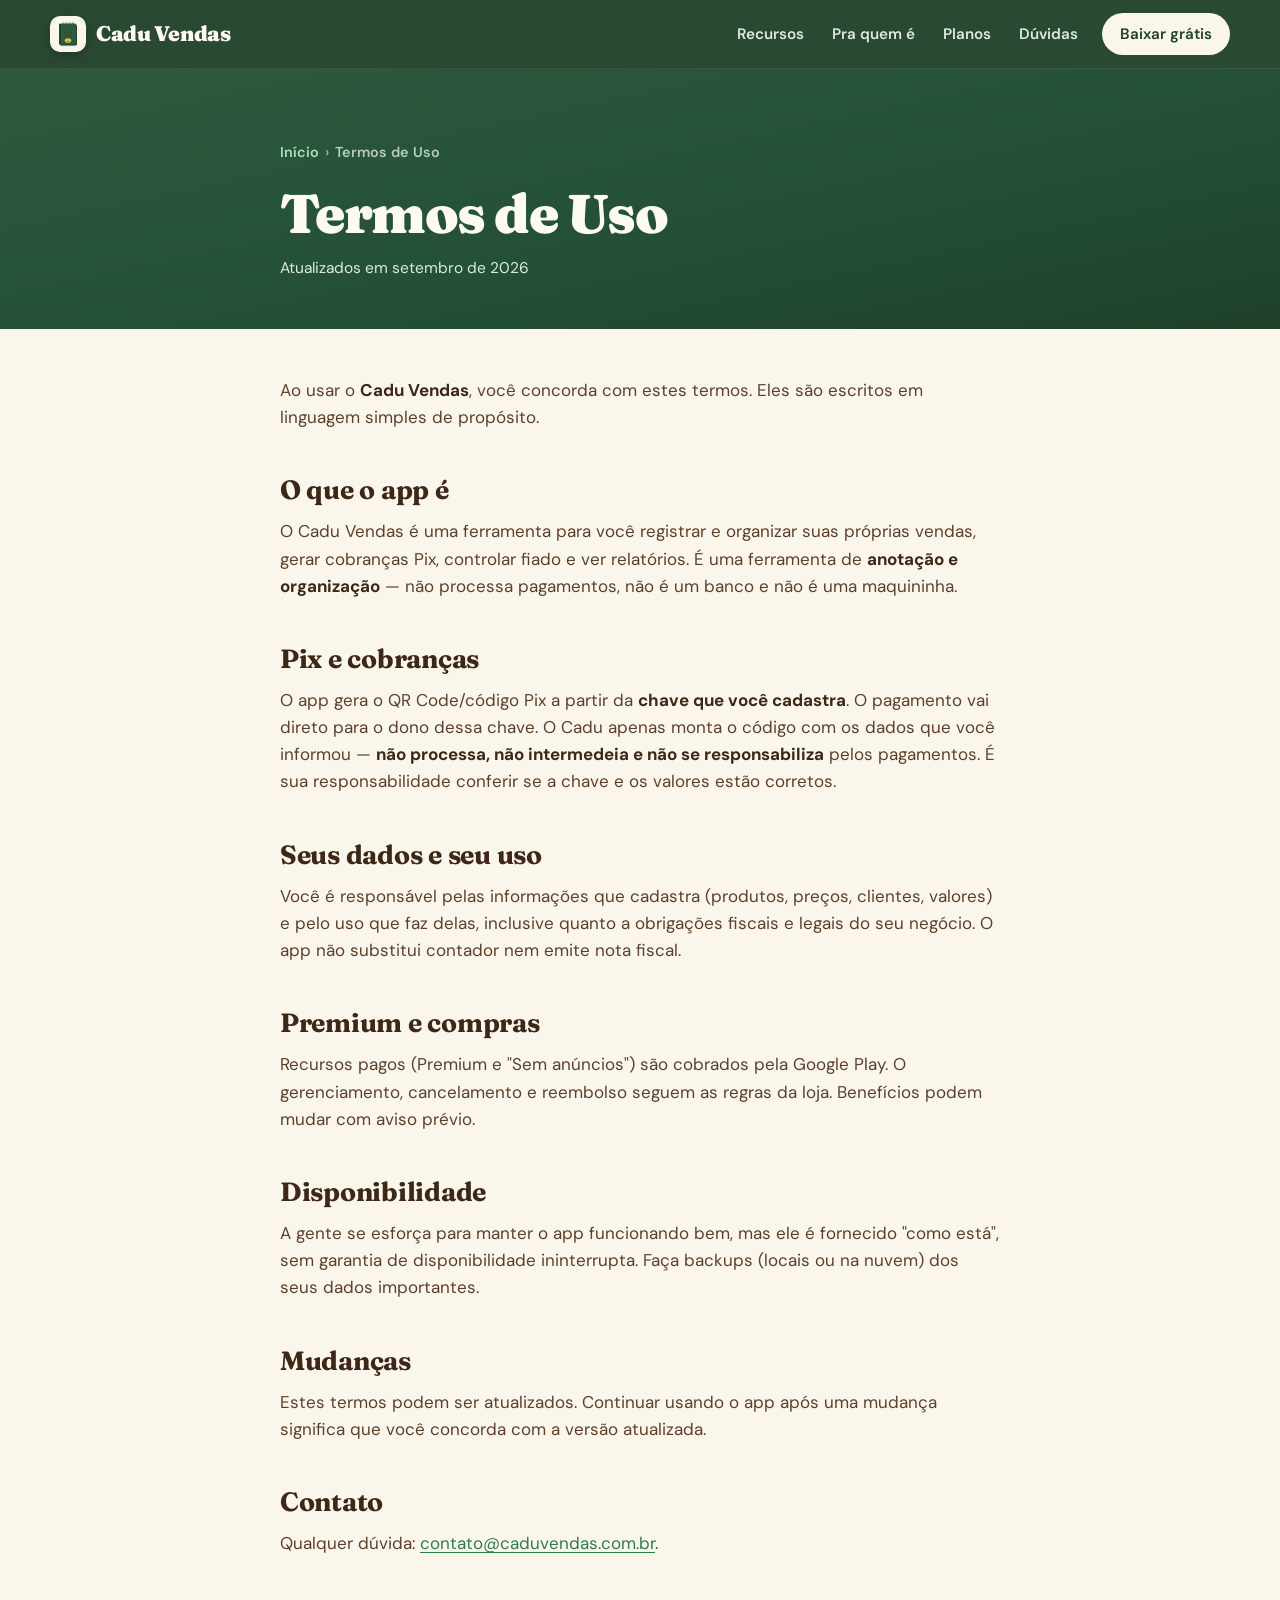
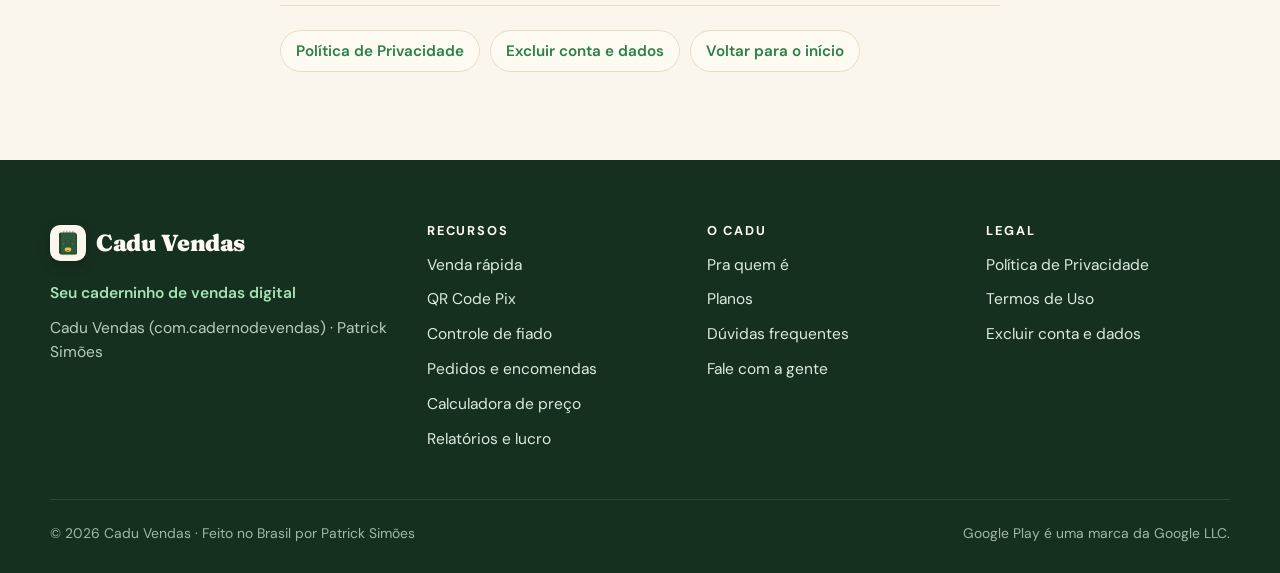
<file: terms.html>
<!doctype html>
<html lang="pt-BR">
<head>
  <meta charset="utf-8">
  <meta name="viewport" content="width=device-width, initial-scale=1">
  <title>Termos de Uso — Cadu Vendas</title>
  <meta name="description" content="Termos de Uso do aplicativo Cadu Vendas, em linguagem simples: o que o app é, Pix e cobranças, seus dados, Premium e compras.">
  <link rel="canonical" href="https://caduvendas.com.br/terms.html">
  <meta name="robots" content="index, follow">
  <meta name="theme-color" content="#1f4029">
  <meta name="color-scheme" content="light">
  <meta name="format-detection" content="telephone=no">

  <link rel="icon" href="favicon.svg" type="image/svg+xml">
  <link rel="apple-touch-icon" href="apple-touch-icon.png">
  <link rel="manifest" href="site.webmanifest">

  <meta property="og:type" content="website">
  <meta property="og:site_name" content="Cadu Vendas">
  <meta property="og:locale" content="pt_BR">
  <meta property="og:url" content="https://caduvendas.com.br/terms.html">
  <meta property="og:title" content="Termos de Uso — Cadu Vendas">
  <meta property="og:description" content="Os termos de uso do Cadu Vendas, escritos em linguagem simples.">
  <meta property="og:image" content="https://caduvendas.com.br/assets/img/og/cadu-vendas.png">
  <meta property="og:image:width" content="1200">
  <meta property="og:image:height" content="627">
  <meta name="twitter:card" content="summary_large_image">

  <link rel="preload" href="assets/fonts/fraunces-latin-wght-normal.woff2" as="font" type="font/woff2" crossorigin>
  <link rel="preload" href="assets/fonts/dm-sans-latin-wght-normal.woff2" as="font" type="font/woff2" crossorigin>
  <link rel="stylesheet" href="assets/css/site.css?v=2">
  <script src="assets/js/site.js?v=1" defer></script>

  <script type="application/ld+json">
  {
    "@context": "https://schema.org",
    "@graph": [
      {
        "@type": "WebPage",
        "@id": "https://caduvendas.com.br/terms.html#pagina",
        "url": "https://caduvendas.com.br/terms.html",
        "name": "Termos de Uso — Cadu Vendas",
        "inLanguage": "pt-BR",
        "isPartOf": { "@type": "WebSite", "@id": "https://caduvendas.com.br/#site", "name": "Cadu Vendas", "url": "https://caduvendas.com.br/" },
        "breadcrumb": { "@id": "https://caduvendas.com.br/terms.html#trilha" }
      },
      {
        "@type": "BreadcrumbList",
        "@id": "https://caduvendas.com.br/terms.html#trilha",
        "itemListElement": [
          { "@type": "ListItem", "position": 1, "name": "Início", "item": "https://caduvendas.com.br/" },
          { "@type": "ListItem", "position": 2, "name": "Termos de Uso", "item": "https://caduvendas.com.br/terms.html" }
        ]
      }
    ]
  }
  </script>
</head>
<body>
  <!-- ícones do site e dos mockups — o mesmo bloco em todas as páginas -->
  <svg xmlns="http://www.w3.org/2000/svg" width="0" height="0" style="position:absolute" aria-hidden="true">
    <symbol id="ic-home" viewBox="0 0 24 24"><path d="M3 10.5 12 3l9 7.5" fill="none" stroke-width="1.9" stroke-linecap="round" stroke-linejoin="round"/><path d="M5.5 9.5V20h13V9.5" fill="none" stroke-width="1.9" stroke-linecap="round" stroke-linejoin="round"/><path d="M10 20v-5.5h4V20" fill="none" stroke-width="1.9" stroke-linecap="round" stroke-linejoin="round"/></symbol>
    <symbol id="ic-orders" viewBox="0 0 24 24"><path d="M4 7.5 12 3l8 4.5v9L12 21l-8-4.5z" fill="none" stroke-width="1.9" stroke-linejoin="round"/><path d="M4 7.5 12 12l8-4.5M12 12v9" fill="none" stroke-width="1.9" stroke-linejoin="round"/></symbol>
    <symbol id="ic-catalog" viewBox="0 0 24 24"><path d="M3.5 12.5 11 20a2 2 0 0 0 2.8 0l6.2-6.2a2 2 0 0 0 0-2.8L12.5 3.5H6a2.5 2.5 0 0 0-2.5 2.5z" fill="none" stroke-width="1.9" stroke-linejoin="round"/><circle cx="8.3" cy="8.3" r="1.4" fill="currentColor" stroke="none"/></symbol>
    <symbol id="ic-reports" viewBox="0 0 24 24"><path d="M4 20h16" stroke-width="1.9" stroke-linecap="round"/><path d="M7 20v-6M12 20V9M17 20V4.5" stroke-width="1.9" stroke-linecap="round"/></symbol>
    <symbol id="ic-profile" viewBox="0 0 24 24"><circle cx="12" cy="8" r="3.6" fill="none" stroke-width="1.9"/><path d="M5 20c1.2-3.4 3.9-5 7-5s5.8 1.6 7 5" fill="none" stroke-width="1.9" stroke-linecap="round"/></symbol>
    <symbol id="ic-eye" viewBox="0 0 24 24"><path d="M2.5 12S6 5.8 12 5.8 21.5 12 21.5 12 18 18.2 12 18.2 2.5 12 2.5 12z" fill="none" stroke-width="1.8"/><circle cx="12" cy="12" r="2.8" fill="none" stroke-width="1.8"/></symbol>
    <symbol id="ic-bag" viewBox="0 0 24 24"><path d="M5.5 8h13l-1 12.5h-11z" fill="none" stroke-width="1.8" stroke-linejoin="round"/><path d="M9 10.5V6.5a3 3 0 0 1 6 0v4" fill="none" stroke-width="1.8" stroke-linecap="round"/></symbol>
    <symbol id="ic-cash" viewBox="0 0 24 24"><rect x="2.5" y="6" width="19" height="12" rx="2" fill="none" stroke-width="1.8"/><circle cx="12" cy="12" r="2.8" fill="none" stroke-width="1.8"/><path d="M6 12h.01M18 12h.01" stroke-width="2.2" stroke-linecap="round"/></symbol>
    <symbol id="ic-pix" viewBox="0 0 24 24"><path d="M12 2.8 21.2 12 12 21.2 2.8 12z" fill="none" stroke-width="1.8" stroke-linejoin="round"/><path d="M8.5 12 12 8.5l3.5 3.5L12 15.5z" fill="none" stroke-width="1.6" stroke-linejoin="round"/></symbol>
    <symbol id="ic-card" viewBox="0 0 24 24"><rect x="2.5" y="5.5" width="19" height="13" rx="2.2" fill="none" stroke-width="1.8"/><path d="M2.5 9.8h19" stroke-width="1.8"/><path d="M6 15h4" stroke-width="1.8" stroke-linecap="round"/></symbol>
    <symbol id="ic-fiado" viewBox="0 0 24 24"><path d="M12 6.5v-3M8 5l1.2 1.8M16 5l-1.2 1.8" stroke-width="1.7" stroke-linecap="round"/><path d="M4 13.5c2.5-2 4.5-2 6.5-.5h3a1.4 1.4 0 0 1 0 2.8h-3.4" fill="none" stroke-width="1.7" stroke-linecap="round" stroke-linejoin="round"/><path d="M13 17.5h4.2c1.9-1 2.8-2.4 3.3-3.8" fill="none" stroke-width="1.7" stroke-linecap="round"/></symbol>
    <symbol id="ic-check" viewBox="0 0 24 24"><path d="M4.5 12.5 10 18 19.5 6.5" fill="none" stroke-width="2.2" stroke-linecap="round" stroke-linejoin="round"/></symbol>
    <symbol id="ic-fwd" viewBox="0 0 24 24"><path d="M9 5.5 15.5 12 9 18.5" fill="none" stroke-width="2" stroke-linecap="round" stroke-linejoin="round"/></symbol>
    <symbol id="ic-back" viewBox="0 0 24 24"><path d="M15 5.5 8.5 12 15 18.5" fill="none" stroke-width="2" stroke-linecap="round" stroke-linejoin="round"/></symbol>
    <symbol id="ic-clock" viewBox="0 0 24 24"><circle cx="12" cy="12" r="8.5" fill="none" stroke-width="1.8"/><path d="M12 7.5V12l3 2" fill="none" stroke-width="1.8" stroke-linecap="round"/></symbol>
    <symbol id="ic-share" viewBox="0 0 24 24"><circle cx="6" cy="12" r="2.6" fill="none" stroke-width="1.8"/><circle cx="17.5" cy="5.5" r="2.6" fill="none" stroke-width="1.8"/><circle cx="17.5" cy="18.5" r="2.6" fill="none" stroke-width="1.8"/><path d="m8.4 10.8 6.8-4M8.4 13.2l6.8 4" stroke-width="1.8"/></symbol>
    <symbol id="ic-trophy" viewBox="0 0 24 24"><path d="M8 4h8v5a4 4 0 0 1-8 0z" fill="none" stroke-width="1.8" stroke-linejoin="round"/><path d="M8 5.5H4.5v1A3.5 3.5 0 0 0 8 10M16 5.5h3.5v1A3.5 3.5 0 0 1 16 10" fill="none" stroke-width="1.8"/><path d="M12 13v3.5M8.5 20h7M12 16.5c-1.4 0-2 1.2-2.4 3.5h4.8c-.4-2.3-1-3.5-2.4-3.5z" fill="none" stroke-width="1.8" stroke-linejoin="round"/></symbol>
    <symbol id="ic-whats" viewBox="0 0 24 24"><path d="M12 3.5a8.5 8.5 0 0 0-7.3 12.8L3.5 20.5l4.3-1.1A8.5 8.5 0 1 0 12 3.5z" fill="none" stroke-width="1.8" stroke-linejoin="round"/><path d="M9 8.8c-.4 2.5 3.7 6.6 6.2 6.2l.4-1.7-2-.9-.9.7c-1-.5-1.6-1.1-2-2l.7-.9-.9-2z" fill="currentColor" stroke="none"/></symbol>
    <symbol id="ic-arrowup" viewBox="0 0 24 24"><path d="M12 19V5.5M6.5 11 12 5.5 17.5 11" fill="none" stroke-width="2.1" stroke-linecap="round" stroke-linejoin="round"/></symbol>
    <symbol id="ic-cart" viewBox="0 0 24 24"><path d="M3 4h2.2l2.3 11.5h10.6L21 7.5H6" fill="none" stroke-width="1.9" stroke-linecap="round" stroke-linejoin="round"/><circle cx="9.5" cy="19.5" r="1.6" fill="currentColor" stroke="none"/><circle cx="16.5" cy="19.5" r="1.6" fill="currentColor" stroke="none"/></symbol>
    <symbol id="ic-close" viewBox="0 0 24 24"><path d="M6 6l12 12M18 6 6 18" stroke-width="2.1" stroke-linecap="round"/></symbol>
    <symbol id="ic-lock" viewBox="0 0 24 24"><rect x="5" y="10.5" width="14" height="10" rx="2.2" fill="none" stroke-width="1.9"/><path d="M8.5 10.5V7.5a3.5 3.5 0 0 1 7 0v3" fill="none" stroke-width="1.9" stroke-linecap="round"/></symbol>
    <symbol id="sb" viewBox="0 0 42 15"><path d="M1 8.5h2v3H1zM4.5 6.5h2v5h-2zM8 4.5h2v7H8zM11.5 2.5h2v9h-2z" fill="currentColor" stroke="none"/><path d="M20.5 5.2a7.4 7.4 0 0 0-9 0l1.2 1.5a5.5 5.5 0 0 1 6.6 0zM19 7.6a4.4 4.4 0 0 0-6 0l1.2 1.5a2.5 2.5 0 0 1 3.6 0zM16 10.4l1-1.2a1.6 1.6 0 0 0-2 0z" fill="currentColor" stroke="none"/><rect x="24" y="3.5" width="16" height="8" rx="2.4" fill="none" stroke="currentColor" stroke-width="1.4"/><rect x="25.5" y="5" width="10" height="5" rx="1.2" fill="currentColor" stroke="none"/><path d="M41 6v3" stroke="currentColor" stroke-width="1.6" stroke-linecap="round"/></symbol>
    <symbol id="star4" viewBox="0 0 40 40"><path d="M20 0l4.5 15.5L40 20l-15.5 4.5L20 40l-4.5-15.5L0 20l15.5-4.5z" fill="currentColor" stroke="none"/></symbol>
    <symbol id="i-play" viewBox="0 0 24 24"><path d="M7 4.2 19.5 12 7 19.8z" fill="currentColor" stroke="none"/></symbol>
    <symbol id="i-arrow" viewBox="0 0 24 24"><path d="M4.5 12h14.5M13.5 6.5 19 12l-5.5 5.5" fill="none" stroke-width="2" stroke-linecap="round" stroke-linejoin="round"/></symbol>
    <symbol id="i-menu" viewBox="0 0 24 24"><path d="M4 7h16M4 12h16M4 17h16" stroke-width="2" stroke-linecap="round"/></symbol>
    <symbol id="i-cake" viewBox="0 0 24 24"><g fill="none" stroke-width="1.9" stroke-linecap="round" stroke-linejoin="round"><path d="M4 20.5h16"/><path d="M5.5 20.5v-7a2 2 0 0 1 2-2h9a2 2 0 0 1 2 2v7"/><path d="M5.5 15.5c1.1.9 2.2.9 3.3 0s2.2-.9 3.2 0 2.2.9 3.2 0 2.2-.9 3.3 0"/><path d="M12 11.5V8"/><path d="M12 5.8c.9-.8 1.1-1.6 0-2.8-1.1 1.2-.9 2 0 2.8z"/></g></symbol>
    <symbol id="i-scissors" viewBox="0 0 24 24"><g fill="none" stroke-width="1.9" stroke-linecap="round" stroke-linejoin="round"><circle cx="6" cy="6.5" r="2.8"/><circle cx="6" cy="17.5" r="2.8"/><path d="M20 4.5 8.2 15.8M14.3 13.7 20 19.5M8.2 8.2 11.5 11.5"/></g></symbol>
    <symbol id="i-wrench" viewBox="0 0 24 24"><path d="M14.8 6.2a4.4 4.4 0 0 0-5.9 5.5L3.8 16.8a2 2 0 0 0 2.8 2.8l5.1-5.1a4.4 4.4 0 0 0 5.5-5.9l-2.7 2.7-2.4-.4-.4-2.4z" fill="none" stroke-width="1.9" stroke-linejoin="round"/></symbol>
    <symbol id="i-offline" viewBox="0 0 24 24"><g fill="none" stroke-width="1.9" stroke-linecap="round" stroke-linejoin="round"><path d="M3 3l18 18"/><path d="M8.8 16.3a4.6 4.6 0 0 1 6.4 0"/><path d="M5.3 12.8a9.5 9.5 0 0 1 4.3-2.4"/><path d="M18.7 12.8a9.5 9.5 0 0 0-1.9-1.4"/><path d="M2 9.2a14.4 14.4 0 0 1 3.8-2.5"/><path d="M22 9.2A14.4 14.4 0 0 0 10.8 5.5"/></g><circle cx="12" cy="19.6" r="1.3" fill="currentColor" stroke="none"/></symbol>
    <symbol id="i-cloud" viewBox="0 0 24 24"><path d="M17.5 19H7.8a5.3 5.3 0 1 1 1.5-10.4A6.3 6.3 0 0 1 21 11.3 3.9 3.9 0 0 1 17.5 19z" fill="none" stroke-width="1.9" stroke-linejoin="round"/></symbol>
    <symbol id="i-heart" viewBox="0 0 24 24"><path d="M12 20s-7.8-4.7-7.8-10.3A4.3 4.3 0 0 1 12 7.2a4.3 4.3 0 0 1 7.8 2.5C19.8 15.3 12 20 12 20z" fill="none" stroke-width="1.9" stroke-linejoin="round"/></symbol>
    <symbol id="i-image" viewBox="0 0 24 24"><g fill="none" stroke-width="1.9" stroke-linecap="round" stroke-linejoin="round"><rect x="3.5" y="4.5" width="17" height="15" rx="2.5"/><circle cx="9" cy="10" r="1.8"/><path d="m20.5 16-4.5-4.5L6 19.5"/></g></symbol>
    <symbol id="i-receipt" viewBox="0 0 24 24"><g fill="none" stroke-width="1.9" stroke-linecap="round" stroke-linejoin="round"><path d="M6 3.5h12v17l-2.4-1.5-2 1.5-1.6-1.5-1.6 1.5-2-1.5L6 20.5z"/><path d="M9 8h6M9 11.5h6M9 15h3.5"/></g></symbol>
    <symbol id="i-bell" viewBox="0 0 24 24"><g fill="none" stroke-width="1.9" stroke-linecap="round" stroke-linejoin="round"><path d="M6 16.5V11a6 6 0 0 1 12 0v5.5l1.5 2h-15z"/><path d="M10 21h4"/></g></symbol>
    <symbol id="i-calendar" viewBox="0 0 24 24"><g fill="none" stroke-width="1.9" stroke-linecap="round" stroke-linejoin="round"><rect x="3.5" y="5" width="17" height="15.5" rx="2.5"/><path d="M3.5 10h17M8 3v4M16 3v4"/></g></symbol>
    <symbol id="i-repeat" viewBox="0 0 24 24"><g fill="none" stroke-width="1.9" stroke-linecap="round" stroke-linejoin="round"><path d="M17 2.5 20.5 6 17 9.5"/><path d="M3.5 11.5V10a4 4 0 0 1 4-4h13"/><path d="M7 21.5 3.5 18 7 14.5"/><path d="M20.5 12.5V14a4 4 0 0 1-4 4h-13"/></g></symbol>
    <symbol id="i-users" viewBox="0 0 24 24"><g fill="none" stroke-width="1.9" stroke-linecap="round" stroke-linejoin="round"><circle cx="9" cy="8" r="3.5"/><path d="M2.5 20c.9-3.3 3.4-5 6.5-5s5.6 1.7 6.5 5"/><path d="M16 4.8a3.5 3.5 0 0 1 0 6.4M18.5 15.3c1.4.8 2.4 2.4 3 4.7"/></g></symbol>
    <symbol id="i-sync" viewBox="0 0 24 24"><g fill="none" stroke-width="1.9" stroke-linecap="round" stroke-linejoin="round"><path d="M20 11a8 8 0 0 0-14.3-4.9L4 8"/><path d="M4 3.5V8h4.5"/><path d="M4 13a8 8 0 0 0 14.3 4.9L20 16"/><path d="M20 20.5V16h-4.5"/></g></symbol>
    <symbol id="i-calc" viewBox="0 0 24 24"><g fill="none" stroke-width="1.9" stroke-linecap="round" stroke-linejoin="round"><rect x="5" y="2.5" width="14" height="19" rx="2.5"/><path d="M8.5 6.5h7v3h-7z"/></g><path d="M8.7 13.2h.01M12 13.2h.01M15.3 13.2h.01M8.7 16.8h.01M12 16.8h.01M15.3 16.8h.01" fill="none" stroke-width="2.4" stroke-linecap="round"/></symbol>
    <symbol id="i-qr" viewBox="0 0 24 24"><g fill="none" stroke-width="1.9" stroke-linecap="round" stroke-linejoin="round"><rect x="3.5" y="3.5" width="6" height="6" rx="1"/><rect x="14.5" y="3.5" width="6" height="6" rx="1"/><rect x="3.5" y="14.5" width="6" height="6" rx="1"/><path d="M14.5 14.5h2.5v2.5M20.5 14.5v.01M14.5 20.5h.01M17.5 17.5h3v3h-3z"/></g></symbol>
    <symbol id="i-percent" viewBox="0 0 24 24"><g fill="none" stroke-width="1.9" stroke-linecap="round" stroke-linejoin="round"><path d="M19 5 5 19"/><circle cx="6.5" cy="6.5" r="2.5"/><circle cx="17.5" cy="17.5" r="2.5"/></g></symbol>
    <symbol id="i-mail" viewBox="0 0 24 24"><g fill="none" stroke-width="1.9" stroke-linecap="round" stroke-linejoin="round"><rect x="3" y="5" width="18" height="14" rx="2.5"/><path d="m3.5 6.5 8.5 6.5 8.5-6.5"/></g></symbol>
    <symbol id="i-download" viewBox="0 0 24 24"><g fill="none" stroke-width="1.9" stroke-linecap="round" stroke-linejoin="round"><path d="M12 3.5v11.5M7 10l5 5 5-5"/><path d="M4.5 20h15"/></g></symbol>
    <symbol id="i-box-edit" viewBox="0 0 24 24"><g fill="none" stroke-width="1.9" stroke-linecap="round" stroke-linejoin="round"><path d="M4 20.5h4L19 9.5a2.8 2.8 0 0 0-4-4L4 16.5z"/><path d="M13.5 7 17 10.5"/></g></symbol>
    <symbol id="i-tap" viewBox="0 0 24 24"><g fill="none" stroke-width="1.9" stroke-linecap="round" stroke-linejoin="round"><path d="M9 11.5V5a1.8 1.8 0 0 1 3.6 0v5.5"/><path d="M12.6 10V8.8a1.8 1.8 0 0 1 3.6 0v2"/><path d="M16.2 10.8a1.8 1.8 0 0 1 3.3 1V15a6.5 6.5 0 0 1-6.5 6.5h-.6a6.5 6.5 0 0 1-5.2-2.6L4 14.6a1.8 1.8 0 0 1 2.7-2.3L9 14.5"/></g></symbol>
  </svg>

  <a class="skip-link" href="#conteudo">Pular para o conteúdo</a>

  <header class="site-header">
    <div class="wrap site-header__in">
      <a class="brand" href="./" aria-label="Cadu Vendas — página inicial">
        <img src="favicon.svg" alt="" width="36" height="36">
        <span>Cadu Vendas</span>
      </a>
      <button class="nav-toggle" type="button" aria-expanded="false" aria-controls="menu" aria-label="Abrir menu">
        <svg class="i i-open" aria-hidden="true"><use href="#i-menu"/></svg>
        <svg class="i i-close" aria-hidden="true"><use href="#ic-close"/></svg>
      </button>
      <nav class="nav" id="menu" aria-label="Principal" data-open="false">
        <a href="./#recursos">Recursos</a>
        <a href="./#pra-quem-e">Pra quem é</a>
        <a href="./#planos">Planos</a>
        <a href="./#duvidas">Dúvidas</a>
        <a class="btn" href="https://play.google.com/store/apps/details?id=com.cadernodevendas&amp;referrer=utm_source%3Dcaduvendas.com.br%26utm_medium%3Dsite%26utm_campaign%3Dtermos" target="_blank" rel="noopener">Baixar grátis<span class="sr-only"> (abre em nova aba)</span></a>
      </nav>
    </div>
  </header>

  <main id="conteudo">
    <section class="legal-hero bg-green" aria-labelledby="titulo">
      <div class="wrap prose">
        <nav aria-label="Trilha de navegação">
          <ol class="breadcrumb"><li><a href="./">Início</a></li><li><span aria-current="page">Termos de Uso</span></li></ol>
        </nav>
        <h1 id="titulo" class="h1">Termos de Uso</h1>
        <p class="updated">Atualizados em setembro de 2026</p>
      </div>
    </section>

    <article class="legal">
      <div class="wrap prose">
        <p>
          Ao usar o <strong>Cadu Vendas</strong>, você concorda com estes termos. Eles são escritos em
          linguagem simples de propósito.
        </p>

        <h2>O que o app é</h2>
        <p>
          O Cadu Vendas é uma ferramenta para você registrar e organizar suas próprias vendas, gerar
          cobranças Pix, controlar fiado e ver relatórios. É uma ferramenta de <strong>anotação e
          organização</strong> — não processa pagamentos, não é um banco e não é uma maquininha.
        </p>

        <h2>Pix e cobranças</h2>
        <p>
          O app gera o QR Code/código Pix a partir da <strong>chave que você cadastra</strong>. O
          pagamento vai direto para o dono dessa chave. O Cadu apenas monta o código com os dados que
          você informou — <strong>não processa, não intermedeia e não se responsabiliza</strong> pelos
          pagamentos. É sua responsabilidade conferir se a chave e os valores estão corretos.
        </p>

        <h2>Seus dados e seu uso</h2>
        <p>
          Você é responsável pelas informações que cadastra (produtos, preços, clientes, valores) e
          pelo uso que faz delas, inclusive quanto a obrigações fiscais e legais do seu negócio. O app
          não substitui contador nem emite nota fiscal.
        </p>

        <h2>Premium e compras</h2>
        <p>
          Recursos pagos (Premium e "Sem anúncios") são cobrados pela Google Play. O gerenciamento,
          cancelamento e reembolso seguem as regras da loja. Benefícios podem mudar com aviso prévio.
        </p>

        <h2>Disponibilidade</h2>
        <p>
          A gente se esforça para manter o app funcionando bem, mas ele é fornecido "como está", sem
          garantia de disponibilidade ininterrupta. Faça backups (locais ou na nuvem) dos seus dados
          importantes.
        </p>

        <h2>Mudanças</h2>
        <p>
          Estes termos podem ser atualizados. Continuar usando o app após uma mudança significa que
          você concorda com a versão atualizada.
        </p>

        <h2>Contato</h2>
        <p>
          Qualquer dúvida:
          <a href="mailto:contato@caduvendas.com.br">contato@caduvendas.com.br</a>.
        </p>

        <p class="legal-links">
          <a href="privacy.html">Política de Privacidade</a>
          <a href="delete-account.html">Excluir conta e dados</a>
          <a href="./">Voltar para o início</a>
        </p>
      </div>
    </article>
  </main>

  <footer class="site-footer">
    <div class="wrap">
      <div class="site-footer__grid">
        <div class="site-footer__brand">
          <a class="brand" href="./"><img src="favicon.svg" alt="" width="36" height="36"><span>Cadu Vendas</span></a>
          <p class="site-footer__tag">Seu caderninho de vendas digital</p>
          <p class="site-footer__about">Cadu Vendas (com.cadernodevendas) · Patrick Simões</p>
        </div>
        <nav aria-labelledby="f-recursos">
          <h2 id="f-recursos">Recursos</h2>
          <ul>
            <li><a href="./#venda-rapida">Venda rápida</a></li>
            <li><a href="pix/">QR Code Pix</a></li>
            <li><a href="fiado/">Controle de fiado</a></li>
            <li><a href="pedidos/">Pedidos e encomendas</a></li>
            <li><a href="precificacao/">Calculadora de preço</a></li>
            <li><a href="relatorios/">Relatórios e lucro</a></li>
          </ul>
        </nav>
        <nav aria-labelledby="f-cadu">
          <h2 id="f-cadu">O Cadu</h2>
          <ul>
            <li><a href="./#pra-quem-e">Pra quem é</a></li>
            <li><a href="./#planos">Planos</a></li>
            <li><a href="./#duvidas">Dúvidas frequentes</a></li>
            <li><a href="mailto:contato@caduvendas.com.br">Fale com a gente</a></li>
          </ul>
        </nav>
        <nav aria-labelledby="f-legal">
          <h2 id="f-legal">Legal</h2>
          <ul>
            <li><a href="privacy.html">Política de Privacidade</a></li>
            <li><a href="terms.html" aria-current="page">Termos de Uso</a></li>
            <li><a href="delete-account.html">Excluir conta e dados</a></li>
          </ul>
        </nav>
      </div>
      <div class="site-footer__bottom">
        <p>© 2026 Cadu Vendas · Feito no Brasil por Patrick Simões</p>
        <p>Google Play é uma marca da Google LLC.</p>
      </div>
    </div>
  </footer>
</body>
</html>
</file>
<file: assets/css/site.css>
/* =============================================================================
   Cadu Vendas — site da marca (caduvendas.com.br)
   Identidade: a mesma dos prints da Play (assets/store-assets/playstore-frames.html)
   — papel manteiga, verde-musgo, ocre e dourado; Fraunces nos títulos, DM Sans
   no texto. Os celulares são mockups em HTML/CSS no tema escuro do app.
   ========================================================================== */

/* ── Fontes ─────────────────────────────────────────────────────────────────
   Hospedadas aqui (mesmos arquivos que o Google Fonts servia, recorte latino,
   variáveis no peso). Sem ir a outro domínio, o texto aparece bem mais cedo no
   celular. Licença: SIL OFL 1.1 — assets/fonts/OFL-*.txt. As páginas fazem
   preload dos dois arquivos no <head>. */
@font-face {
  font-family: "Fraunces";
  font-style: normal;
  font-weight: 100 900;
  font-display: swap;
  src: url("../fonts/fraunces-latin-wght-normal.woff2") format("woff2");
  unicode-range: U+0000-00FF, U+0131, U+0152-0153, U+02BB-02BC, U+02C6, U+02DA, U+02DC, U+0304,
    U+0308, U+0329, U+2000-206F, U+20AC, U+2122, U+2191, U+2193, U+2212, U+2215, U+FEFF, U+FFFD;
}

@font-face {
  font-family: "DM Sans";
  font-style: normal;
  font-weight: 100 1000;
  font-display: swap;
  src: url("../fonts/dm-sans-latin-wght-normal.woff2") format("woff2");
  unicode-range: U+0000-00FF, U+0131, U+0152-0153, U+02BB-02BC, U+02C6, U+02DA, U+02DC, U+0304,
    U+0308, U+0329, U+2000-206F, U+20AC, U+2122, U+2191, U+2193, U+2212, U+2215, U+FEFF, U+FFFD;
}

/* ── Tokens ─────────────────────────────────────────────────────────────── */
:root {
  /* papel */
  --paper-50: #fdfaf2;
  --paper-100: #faf6ec;
  --paper-200: #f0e9d8;
  --paper-300: #e8ddc3;
  --paper-400: #d8cbaa;
  /* tinta */
  --ink-900: #3d2817;
  --ink-700: #5c402a;
  --ink-500: #7a5c42; /* um tom abaixo do #8A6B4F do app, pra passar no contraste AA */
  /* verde da marca */
  --brand-950: #16301f;
  --brand-900: #1f4029;
  --brand-800: #24503a;
  --brand-700: #2d5a3d;
  --brand-500: #3f6b4e;
  --brand-100: #deebe2;
  --brand-active: #2b7f47;
  --mint: #a6e3b7;
  --mint-soft: #dcebdf;
  /* ocre e dourado */
  --ocre-700: #c77423;
  --ocre-500: #d4823a;
  --ocre-100: #fbefd9;
  --ocre-text: #9a5512; /* ocre legível em texto pequeno */
  --gold: #e8c547;
  /* tema escuro do app (mockups e seções escuras) */
  --d-bg: #0c0d0e;
  --d-raised: #17191b;
  --d-sunken: #101214;
  --d-border: #26292d;
  --d-border-strong: #3a3e44;
  --d-text: #f2f3f1;
  --d-text2: #b9beba;
  --d-muted: #929893; /* o #878D88 do app, um pouco mais claro: passa no AA sobre os cards tingidos */
  --d-primary: #2ea35d;
  --d-on-brand: #0b2415;
  --d-money: #4fc57e;
  --d-accent: #fb923c;
  --d-warning: #fbbf24;
  --d-danger: #e5484d;
  --d-danger-text: #eb5b5f; /* vermelho como texto (contraste AA) */
  --d-danger-strong: #d4383d; /* vermelho atrás de texto branco (contraste AA) */

  --font-display: "Fraunces", Georgia, "Times New Roman", serif;
  --font-body: "DM Sans", system-ui, -apple-system, "Segoe UI", Roboto, "Helvetica Neue", Arial, sans-serif;

  --wrap: 1180px;
  --gutter: 20px;
  --header-h: 68px;
  --pad-y: clamp(64px, 8vw, 112px);
  --radius: 20px;
  --radius-l: 28px;
  --shadow-card: 0 1px 2px rgba(61, 40, 23, 0.06), 0 10px 30px rgba(61, 40, 23, 0.08);
  --shadow-float: 0 18px 50px rgba(20, 30, 22, 0.28);

  color-scheme: light;
}

/* ── Base ───────────────────────────────────────────────────────────────── */
*,
*::before,
*::after {
  box-sizing: border-box;
}

html {
  -webkit-text-size-adjust: 100%;
  text-size-adjust: 100%;
  scroll-behavior: smooth;
  scroll-padding-top: calc(var(--header-h) + 12px);
}

body {
  margin: 0;
  background: var(--paper-100);
  color: var(--ink-900);
  font-family: var(--font-body);
  font-size: 1.0625rem;
  line-height: 1.6;
  -webkit-font-smoothing: antialiased;
  -moz-osx-font-smoothing: grayscale;
  text-rendering: optimizeLegibility;
  overflow-x: hidden;
}

img,
svg {
  display: block;
  max-width: 100%;
}

img {
  height: auto;
}

a {
  color: var(--brand-active);
  text-decoration-thickness: 1px;
  text-underline-offset: 3px;
}

a:hover {
  color: var(--brand-700);
}

h1,
h2,
h3,
h4 {
  margin: 0;
  font-family: var(--font-display);
  font-weight: 700;
  line-height: 1.1;
  text-wrap: balance;
}

p {
  margin: 0;
}

p + p {
  margin-top: 1em;
}

b,
strong {
  font-weight: 700;
}

:focus-visible {
  outline: 3px solid var(--gold);
  outline-offset: 3px;
  border-radius: 6px;
}

::selection {
  background: var(--gold);
  color: var(--ink-900);
}

.i {
  flex: none;
  fill: none;
  stroke: currentColor;
}

.sr-only {
  position: absolute !important;
  width: 1px;
  height: 1px;
  padding: 0;
  margin: -1px;
  overflow: hidden;
  clip: rect(0, 0, 0, 0);
  white-space: nowrap;
  border: 0;
}

.skip-link {
  position: absolute;
  left: 12px;
  top: -60px;
  z-index: 100;
  padding: 10px 16px;
  border-radius: 999px;
  background: var(--gold);
  color: var(--ink-900);
  font-weight: 700;
  text-decoration: none;
  transition: top 0.15s;
}

.skip-link:focus {
  top: 12px;
}

.wrap {
  width: 100%;
  max-width: calc(var(--wrap) + var(--gutter) * 2);
  margin-inline: auto;
  padding-inline: var(--gutter);
}

@media (max-width: 379px) {
  :root {
    --gutter: 16px;
  }
}

/* ── Tipografia de seção ────────────────────────────────────────────────── */
.eyebrow {
  display: inline-flex;
  align-items: center;
  gap: 10px;
  margin: 0 0 20px;
  padding: 7px 16px;
  border-radius: 999px;
  font-family: var(--font-body);
  font-size: 0.8125rem;
  font-weight: 700;
  letter-spacing: 0.14em;
  line-height: 1.3;
  text-transform: uppercase;
  background: var(--brand-100);
  color: var(--brand-900);
}

.eyebrow img {
  width: 24px;
  height: 24px;
  border-radius: 7px;
}

.h1 {
  font-size: clamp(2.45rem, 1.55rem + 3.9vw, 4.6rem);
  font-weight: 900;
  line-height: 1.03;
  letter-spacing: -0.028em;
}

.h2 {
  font-size: clamp(2.05rem, 1.4rem + 2.7vw, 3.5rem);
  font-weight: 900;
  line-height: 1.05;
  letter-spacing: -0.025em;
}

.h3 {
  font-size: 1.3rem;
  font-weight: 700;
  letter-spacing: -0.01em;
  line-height: 1.2;
}

.lead {
  margin-top: 20px;
  font-size: clamp(1.1rem, 1rem + 0.45vw, 1.35rem);
  font-weight: 500;
  line-height: 1.45;
  color: var(--ink-700);
  max-width: 34em;
}

.hl {
  color: var(--brand-700);
}

.muted {
  color: var(--ink-700);
}

.center {
  text-align: center;
}

.center .lead {
  margin-inline: auto;
}

.sec-head {
  max-width: 780px;
  margin: 0 auto 48px;
  text-align: center;
}

.sec-head .lead {
  margin-inline: auto;
}

/* ── Seções e fundos (os mesmos dos prints da Play) ─────────────────────── */
.sec {
  position: relative;
  padding-block: var(--pad-y);
  overflow: hidden;
}

.sec > .wrap {
  position: relative;
  z-index: 2;
}

/* Seções fora da tela só são desenhadas quando chegam perto: o navegador pula
   estilo, layout e pintura delas no carregamento — alivia bastante o celular
   (a home tem 8 mockups). O texto continua no HTML pra busca e leitor de tela. */
@supports (content-visibility: auto) {
  .sec {
    content-visibility: auto;
    contain-intrinsic-size: auto 820px;
  }
}

@media (max-width: 859px) {
  .sec {
    contain-intrinsic-size: auto 1150px;
  }
}

.bg-paper {
  background: var(--paper-100);
}

.bg-paper-2 {
  background: var(--paper-200);
}

.bg-green {
  background: linear-gradient(168deg, #2d5a3d 0%, #24503a 55%, #1f4029 100%);
  color: var(--paper-50);
}

.bg-ocre {
  background: linear-gradient(170deg, #fbefd9 0%, #f4d4a0 100%);
}

.bg-dark {
  background: linear-gradient(170deg, #101213 0%, #0c0d0e 60%, #060607 100%);
  color: var(--d-text);
}

.bg-green .lead {
  color: var(--mint-soft);
}

.bg-green .eyebrow {
  background: rgba(255, 255, 255, 0.12);
  color: var(--mint);
  border: 1px solid rgba(255, 255, 255, 0.18);
}

.bg-green .hl {
  color: var(--gold);
}

.bg-green a:not(.btn):not(.btn-play) {
  color: var(--mint);
}

.bg-ocre .eyebrow {
  background: rgba(255, 255, 255, 0.75);
  color: var(--ocre-text);
}

.bg-ocre .hl {
  color: var(--brand-700);
}

.bg-dark .lead {
  color: var(--d-text2);
}

.bg-dark .eyebrow {
  background: #10331e;
  color: var(--d-money);
  border: 1px solid #1d4a2e;
}

.bg-dark .hl {
  color: var(--d-money);
}

.bg-dark a:not(.btn):not(.btn-play) {
  color: var(--d-money);
}

/* bolhas e brilhos decorativos */
.blob {
  position: absolute;
  z-index: 1;
  border-radius: 50%;
  pointer-events: none;
}

.spark {
  position: absolute;
  z-index: 3;
  pointer-events: none;
}

/* ── Botões ─────────────────────────────────────────────────────────────── */
.btn {
  display: inline-flex;
  align-items: center;
  justify-content: center;
  gap: 10px;
  min-height: 48px;
  padding: 12px 24px;
  border: 0;
  border-radius: 999px;
  font-family: var(--font-body);
  font-size: 1rem;
  font-weight: 700;
  line-height: 1.2;
  text-decoration: none;
  cursor: pointer;
  transition: transform 0.15s ease, background-color 0.15s ease, box-shadow 0.15s ease, color 0.15s ease;
}

.btn:hover {
  transform: translateY(-1px);
}

.btn:active {
  transform: translateY(0);
}

.btn--primary {
  background: var(--brand-700);
  color: var(--paper-50);
  box-shadow: 0 8px 20px rgba(45, 90, 61, 0.25);
}

.btn--primary:hover {
  background: var(--brand-900);
  color: var(--paper-50);
}

.btn--ghost {
  background: transparent;
  color: var(--brand-700);
  box-shadow: inset 0 0 0 1.5px var(--brand-700);
}

.btn--ghost:hover {
  background: rgba(45, 90, 61, 0.08);
  color: var(--brand-900);
}

.bg-green .btn--ghost {
  color: var(--paper-50);
  box-shadow: inset 0 0 0 1.5px rgba(255, 255, 255, 0.4);
}

.bg-green .btn--ghost:hover {
  background: rgba(255, 255, 255, 0.1);
}

.bg-dark .btn--ghost {
  color: var(--d-text);
  box-shadow: inset 0 0 0 1.5px var(--d-border-strong);
}

.bg-dark .btn--ghost:hover {
  background: rgba(255, 255, 255, 0.06);
}

/* botão da Google Play: 2 linhas, como um selo de loja */
.btn-play {
  display: inline-flex;
  align-items: center;
  gap: 12px;
  min-height: 60px;
  padding: 10px 26px 10px 12px;
  border-radius: 999px;
  background: var(--brand-700);
  color: var(--paper-50);
  text-decoration: none;
  box-shadow: 0 10px 24px rgba(31, 64, 41, 0.28);
  transition: transform 0.15s ease, box-shadow 0.15s ease, background-color 0.15s ease;
}

.btn-play:hover {
  transform: translateY(-2px);
  background: var(--brand-900);
  color: var(--paper-50);
  box-shadow: 0 14px 30px rgba(31, 64, 41, 0.34);
}

.btn-play__ic {
  display: grid;
  place-items: center;
  width: 40px;
  height: 40px;
  border-radius: 50%;
  background: var(--gold);
  color: var(--ink-900);
}

.btn-play__ic .i {
  width: 18px;
  height: 18px;
  margin-left: 2px;
}

.btn-play__txt {
  display: flex;
  flex-direction: column;
  line-height: 1.1;
  text-align: left;
}

.btn-play__txt small {
  font-size: 0.78rem;
  font-weight: 600;
  letter-spacing: 0.02em;
  opacity: 0.85;
}

.btn-play__txt b {
  font-size: 1.2rem;
  font-weight: 700;
  letter-spacing: -0.01em;
}

.bg-green .btn-play,
.bg-dark .btn-play,
.site-footer .btn-play {
  background: var(--paper-100);
  color: var(--brand-900);
  box-shadow: 0 12px 28px rgba(0, 0, 0, 0.28);
}

.bg-green .btn-play:hover,
.bg-dark .btn-play:hover,
.site-footer .btn-play:hover {
  background: #fff;
  color: var(--brand-900);
}

.cta-row {
  display: flex;
  flex-wrap: wrap;
  align-items: center;
  gap: 14px 18px;
  margin-top: 32px;
}

.link-arrow {
  display: inline-flex;
  align-items: center;
  gap: 8px;
  margin-top: 28px;
  font-weight: 700;
  text-decoration: none;
}

.link-arrow .i {
  width: 18px;
  height: 18px;
  transition: transform 0.15s ease;
}

.link-arrow:hover .i {
  transform: translateX(3px);
}

/* ── Cabeçalho ──────────────────────────────────────────────────────────── */
.site-header {
  position: sticky;
  top: 0;
  z-index: 50;
  background: rgba(31, 64, 41, 0.95);
  -webkit-backdrop-filter: saturate(1.3) blur(12px);
  backdrop-filter: saturate(1.3) blur(12px);
  color: var(--paper-50);
  border-bottom: 1px solid rgba(255, 255, 255, 0.07);
  transition: box-shadow 0.2s ease;
}

.site-header.is-scrolled {
  box-shadow: 0 8px 24px rgba(10, 20, 13, 0.25);
}

.site-header__in {
  display: flex;
  align-items: center;
  gap: 16px;
  height: var(--header-h);
}

.brand {
  display: inline-flex;
  align-items: center;
  gap: 10px;
  color: var(--paper-50);
  font-family: var(--font-display);
  font-size: 1.32rem;
  font-weight: 900;
  letter-spacing: -0.02em;
  text-decoration: none;
  white-space: nowrap;
}

.brand:hover {
  color: #fff;
}

.brand img {
  width: 36px;
  height: 36px;
  border-radius: 10px;
  box-shadow: 0 4px 12px rgba(0, 0, 0, 0.25);
}

.nav {
  display: flex;
  align-items: center;
  gap: 4px;
  margin-left: auto;
}

.nav a {
  padding: 8px 12px;
  border-radius: 999px;
  color: var(--mint-soft);
  font-size: 0.95rem;
  font-weight: 600;
  text-decoration: none;
  transition: background-color 0.15s ease, color 0.15s ease;
}

.nav a:hover,
.nav a[aria-current="page"] {
  background: rgba(255, 255, 255, 0.09);
  color: #fff;
}

.nav .btn {
  margin-left: 8px;
  min-height: 42px;
  padding: 9px 18px;
  background: var(--paper-100);
  color: var(--brand-900);
}

.nav .btn:hover {
  background: #fff;
  color: var(--brand-900);
}

.nav-toggle {
  display: none;
  place-items: center;
  width: 44px;
  height: 44px;
  margin-left: auto;
  padding: 0;
  border: 0;
  border-radius: 12px;
  background: rgba(255, 255, 255, 0.08);
  color: var(--paper-50);
  cursor: pointer;
}

.nav-toggle .i {
  width: 24px;
  height: 24px;
}

.nav-toggle .i-close {
  display: none;
}

.nav-toggle[aria-expanded="true"] .i-open {
  display: none;
}

.nav-toggle[aria-expanded="true"] .i-close {
  display: block;
}

@media (max-width: 919px) {
  .nav-toggle {
    display: grid;
  }

  .nav {
    position: absolute;
    top: var(--header-h);
    left: 0;
    right: 0;
    flex-direction: column;
    align-items: stretch;
    gap: 2px;
    margin: 0;
    padding: 12px var(--gutter) 24px;
    background: var(--brand-900);
    border-bottom: 1px solid rgba(255, 255, 255, 0.08);
    box-shadow: 0 20px 40px rgba(10, 20, 13, 0.35);
    opacity: 0;
    visibility: hidden;
    transform: translateY(-8px);
    transition: opacity 0.18s ease, transform 0.18s ease, visibility 0.18s;
  }

  .nav[data-open="true"] {
    opacity: 1;
    visibility: visible;
    transform: none;
  }

  .nav a {
    padding: 13px 14px;
    font-size: 1.05rem;
  }

  .nav .btn {
    margin: 10px 0 0;
    min-height: 50px;
  }
}

/* ── Hero ───────────────────────────────────────────────────────────────── */
.hero {
  position: relative;
  overflow: hidden;
  padding-block: clamp(40px, 6vw, 80px) clamp(48px, 6vw, 88px);
}

.hero > .wrap {
  position: relative;
  z-index: 2;
}

.hero__grid {
  display: grid;
  grid-template-columns: minmax(0, 1.08fr) minmax(0, 0.92fr);
  gap: 32px;
  align-items: center;
}

.hero__text .lead {
  color: var(--mint-soft);
}

.hero__lead-strong {
  display: block;
  margin-bottom: 10px;
  color: var(--paper-50);
  font-size: 1.12em;
  font-weight: 600;
}

.trust {
  display: flex;
  flex-wrap: wrap;
  gap: 10px 22px;
  margin: 28px 0 0;
  padding: 0;
  list-style: none;
  font-size: 0.98rem;
  font-weight: 600;
  color: #f0f5f0;
}

.trust li {
  display: inline-flex;
  align-items: center;
  gap: 10px;
}

.check-dot {
  display: grid;
  place-items: center;
  width: 28px;
  height: 28px;
  border-radius: 50%;
  background: rgba(255, 255, 255, 0.14);
  color: var(--mint);
  flex: none;
}

.check-dot .i {
  width: 15px;
  height: 15px;
}

/* o celular aparece inteiro: a altura sai da escala dele (--hero-s) */
.hero__media {
  --hero-s: 0.72;
  position: relative;
  height: calc(866px * var(--hero-s) + 24px);
}

.hero__phones {
  position: absolute;
  inset: 0;
}

.hero__phones .device--back {
  --s: 0.6;
  position: absolute;
  left: 2%;
  top: 72px;
  transform: rotate(-7deg);
  transform-origin: bottom right;
}

.hero__phones .device--front {
  --s: var(--hero-s);
  position: absolute;
  right: 4%;
  top: 0;
}

.hero__cadu {
  position: absolute;
  left: 18%;
  bottom: 0;
  z-index: 6;
  width: clamp(120px, 12vw, 170px);
  transform: rotate(-8deg);
  filter: drop-shadow(0 10px 20px rgba(0, 0, 0, 0.25));
}

/* entre o tablet e o desktop não cabem os dois celulares lado a lado */
@media (min-width: 860px) and (max-width: 1099px) {
  .hero__media {
    --hero-s: 0.66;
  }

  .hero__phones .device--back {
    display: none;
  }

  .hero__phones .device--front {
    left: 50%;
    right: auto;
    margin-left: calc(-205px * var(--s));
  }

  .hero__cadu {
    left: 0;
  }
}

@media (max-width: 859px) {
  .hero__grid {
    grid-template-columns: 1fr;
    gap: 0;
    text-align: center;
  }

  .hero__text {
    padding-bottom: 36px;
  }

  .hero__text .lead {
    margin-inline: auto;
  }

  .hero .cta-row,
  .hero .trust {
    justify-content: center;
  }

  .hero__media {
    --hero-s: 0.6;
    max-width: 440px;
    width: 100%;
    margin-inline: auto;
  }

  .hero__phones .device--back {
    display: none;
  }

  .hero__phones .device--front {
    left: 50%;
    right: auto;
    margin-left: calc(-205px * var(--s));
  }

  .hero__cadu {
    left: 0;
    width: 124px;
  }
}

@media (max-width: 379px) {
  .hero__media {
    --hero-s: 0.54;
  }

  .hero__cadu {
    width: 104px;
  }
}

/* ── Faixa de benefícios ────────────────────────────────────────────────── */
.benefits {
  display: grid;
  grid-template-columns: repeat(4, minmax(0, 1fr));
  gap: 16px;
  margin: 0;
  padding: 0;
  list-style: none;
}

.benefit {
  display: flex;
  flex-direction: column;
  gap: 10px;
  height: 100%;
  padding: 22px;
  border-radius: var(--radius);
  background: var(--paper-50);
  box-shadow: var(--shadow-card);
  color: var(--ink-900);
  text-decoration: none;
  transition: transform 0.15s ease, box-shadow 0.15s ease;
}

a.benefit:hover {
  transform: translateY(-3px);
  color: var(--ink-900);
  box-shadow: 0 1px 2px rgba(61, 40, 23, 0.06), 0 16px 40px rgba(61, 40, 23, 0.12);
}

.benefit > div {
  display: flex;
  flex-direction: column;
  gap: 4px;
}

.benefit b {
  font-size: 1.08rem;
  line-height: 1.3;
}

.benefit > div > span {
  color: var(--ink-700);
  font-size: 0.97rem;
  line-height: 1.5;
}

.ic-tile {
  display: grid;
  place-items: center;
  width: 46px;
  height: 46px;
  border-radius: 14px;
  background: var(--brand-100);
  color: var(--brand-700);
  flex: none;
}

.ic-tile .i {
  width: 24px;
  height: 24px;
}

.ic-tile--ocre {
  background: var(--ocre-100);
  color: var(--ocre-text);
}

.ic-tile--gold {
  background: #fbf1c9;
  color: #7a5d05;
}

@media (max-width: 979px) {
  .benefits {
    grid-template-columns: repeat(2, minmax(0, 1fr));
  }
}

@media (max-width: 519px) {
  .benefits {
    grid-template-columns: 1fr;
  }

  .benefit {
    flex-direction: row;
    align-items: flex-start;
    gap: 14px;
    padding: 18px;
  }
}

/* ── Seção dividida: texto + celular (as telas dos prints) ──────────────── */
.split {
  display: grid;
  grid-template-columns: minmax(0, 1fr) minmax(0, 1fr);
  gap: clamp(32px, 5vw, 72px);
  align-items: center;
}

.split--rev .split__text {
  order: 2;
}

/* o celular aparece inteiro, centralizado ao lado do texto */
.split__media {
  position: relative;
  display: flex;
  align-items: center;
  justify-content: center;
}

.split__media .device {
  --s: 0.68;
}

.split__media .blob {
  width: 500px;
  height: 500px;
  left: 50%;
  top: 50%;
  margin: -250px 0 0 -250px;
}

.checks {
  display: grid;
  gap: 14px;
  margin: 28px 0 0;
  padding: 0;
  list-style: none;
}

.checks li {
  display: flex;
  align-items: flex-start;
  gap: 12px;
  line-height: 1.5;
}

.checks .check-dot {
  margin-top: -1px;
  background: var(--brand-100);
  color: var(--brand-700);
}

.checks b {
  color: inherit;
}

.bg-green .checks .check-dot {
  background: rgba(255, 255, 255, 0.14);
  color: var(--mint);
}

.bg-dark .checks .check-dot {
  background: #10331e;
  color: var(--d-money);
}

.bg-ocre .checks .check-dot {
  background: rgba(255, 255, 255, 0.7);
  color: var(--brand-700);
}

.bg-green .checks li {
  color: #eef4ef;
}

.bg-dark .checks li {
  color: var(--d-text2);
}

.bg-dark .checks b {
  color: var(--d-text);
}

.tag-premium {
  display: inline-flex;
  align-items: center;
  margin-left: 6px;
  padding: 2px 8px;
  border-radius: 999px;
  background: var(--gold);
  color: var(--ink-900);
  font-size: 0.68rem;
  font-weight: 700;
  letter-spacing: 0.08em;
  line-height: 1.5;
  text-transform: uppercase;
  vertical-align: 2px;
  white-space: nowrap;
}

@media (max-width: 859px) {
  .split {
    grid-template-columns: 1fr;
    gap: 40px;
  }

  .split--rev .split__text {
    order: 0;
  }

  .split__media .device {
    --s: 0.62;
  }

  .split__media .blob {
    width: 400px;
    height: 400px;
    margin: -200px 0 0 -200px;
  }
}

@media (max-width: 379px) {
  .split__media .device {
    --s: 0.56;
  }
}

/* ── Pra quem é ─────────────────────────────────────────────────────────── */
.segments {
  display: grid;
  grid-template-columns: repeat(4, minmax(0, 1fr));
  gap: 16px;
  margin: 0;
  padding: 0;
  list-style: none;
}

.segment {
  display: flex;
  flex-direction: column;
  gap: 12px;
  padding: 26px 22px;
  border-radius: var(--radius);
  background: var(--paper-50);
  box-shadow: var(--shadow-card);
}

.segment h3 {
  font-size: 1.28rem;
}

.segment p {
  margin: 0;
}

.segment .kinds {
  color: var(--ink-900);
  font-weight: 600;
  line-height: 1.4;
}

.segment p:last-child {
  color: var(--ink-700);
  font-size: 0.97rem;
}

.segments-note {
  margin: 28px auto 0;
  max-width: 44em;
  text-align: center;
  color: var(--ink-700);
}

@media (max-width: 979px) {
  .segments {
    grid-template-columns: repeat(2, minmax(0, 1fr));
  }
}

@media (max-width: 519px) {
  .segments {
    grid-template-columns: 1fr;
  }
}

/* ── Grade de recursos extras ───────────────────────────────────────────── */
.features {
  display: grid;
  grid-template-columns: repeat(3, minmax(0, 1fr));
  gap: 16px;
  margin: 0;
  padding: 0;
  list-style: none;
}

.feature {
  display: flex;
  gap: 16px;
  padding: 22px;
  border-radius: var(--radius);
  background: var(--paper-50);
  box-shadow: var(--shadow-card);
}

.feature h3 {
  font-family: var(--font-body);
  font-size: 1.05rem;
  font-weight: 700;
  letter-spacing: 0;
  line-height: 1.35;
}

.feature p {
  margin-top: 4px;
  color: var(--ink-700);
  font-size: 0.97rem;
  line-height: 1.5;
}

@media (max-width: 979px) {
  .features {
    grid-template-columns: repeat(2, minmax(0, 1fr));
  }
}

@media (max-width: 639px) {
  .features {
    grid-template-columns: 1fr;
  }
}

/* ── Privacidade (seção escura) ─────────────────────────────────────────── */
.privacy-grid {
  display: grid;
  grid-template-columns: repeat(4, minmax(0, 1fr));
  gap: 16px;
  margin: 0;
  padding: 0;
  list-style: none;
}

.privacy-item {
  padding: 24px 22px;
  border-radius: var(--radius);
  background: var(--d-raised);
  border: 1px solid var(--d-border);
}

.privacy-item .ic-tile {
  background: #10331e;
  color: var(--d-money);
}

.privacy-item h3 {
  margin-top: 16px;
  font-family: var(--font-body);
  font-size: 1.08rem;
  font-weight: 700;
  letter-spacing: 0;
  color: var(--d-text);
}

.privacy-item p {
  margin-top: 6px;
  color: var(--d-text2);
  font-size: 0.97rem;
  line-height: 1.55;
}

@media (max-width: 979px) {
  .privacy-grid {
    grid-template-columns: repeat(2, minmax(0, 1fr));
  }
}

@media (max-width: 519px) {
  .privacy-grid {
    grid-template-columns: 1fr;
  }
}

/* ── Passos (como começar) ──────────────────────────────────────────────── */
.steps {
  display: grid;
  grid-template-columns: repeat(3, minmax(0, 1fr));
  gap: 16px;
  margin: 0;
  padding: 0;
  list-style: none;
  counter-reset: passo;
}

.step {
  position: relative;
  padding: 28px 24px 26px;
  border-radius: var(--radius);
  background: var(--paper-50);
  box-shadow: var(--shadow-card);
  counter-increment: passo;
}

.step::before {
  content: counter(passo);
  display: block;
  margin-bottom: 14px;
  font-family: var(--font-display);
  font-size: 3.2rem;
  font-weight: 900;
  line-height: 1;
  color: var(--brand-700);
}

.step h3 {
  font-size: 1.3rem;
}

.step p {
  margin-top: 8px;
  color: var(--ink-700);
}

@media (max-width: 859px) {
  .steps {
    grid-template-columns: 1fr;
  }

  .step {
    display: grid;
    grid-template-columns: auto 1fr;
    column-gap: 18px;
    padding: 22px;
  }

  .step::before {
    grid-row: span 2;
    margin: 0;
    font-size: 2.6rem;
  }
}

/* ── Planos ─────────────────────────────────────────────────────────────── */
.plans {
  display: grid;
  grid-template-columns: repeat(3, minmax(0, 1fr));
  gap: 18px;
  align-items: stretch;
}

.plan {
  position: relative;
  display: flex;
  flex-direction: column;
  padding: 30px 26px 28px;
  border-radius: var(--radius-l);
  background: var(--paper-50);
  box-shadow: var(--shadow-card);
}

.plan__name {
  font-family: var(--font-display);
  font-size: 1.5rem;
  font-weight: 900;
  letter-spacing: -0.015em;
}

.plan__desc {
  margin-top: 6px;
  color: var(--ink-700);
  font-size: 0.97rem;
}

.plan__price {
  display: flex;
  align-items: baseline;
  flex-wrap: wrap;
  gap: 4px 8px;
  margin-top: 22px;
  font-family: var(--font-display);
  font-weight: 900;
  letter-spacing: -0.02em;
}

.plan__price .amount {
  font-size: 2.6rem;
  line-height: 1;
}

.plan__price .per {
  font-family: var(--font-body);
  font-size: 1rem;
  font-weight: 600;
  letter-spacing: 0;
  color: var(--ink-700);
}

.plan__alt {
  margin-top: 8px;
  color: var(--ink-700);
  font-size: 0.95rem;
}

.plan__list {
  display: grid;
  gap: 11px;
  margin: 24px 0 0;
  padding: 22px 0 0;
  border-top: 1px solid var(--paper-300);
  list-style: none;
  font-size: 0.97rem;
  line-height: 1.45;
}

.plan__list li {
  display: flex;
  gap: 10px;
}

.plan__list .i {
  width: 18px;
  height: 18px;
  margin-top: 2px;
  color: var(--brand-active);
}

.plan__cta {
  padding-top: 26px;
  margin-top: auto;
}

.plan__cta .btn {
  width: 100%;
}

.plan--premium {
  background: linear-gradient(168deg, #2d5a3d 0%, #24503a 55%, #1f4029 100%);
  color: var(--paper-50);
  box-shadow: var(--shadow-float);
}

.plan--premium .plan__desc,
.plan--premium .plan__alt,
.plan--premium .plan__price .per {
  color: var(--mint-soft);
}

.plan--premium .plan__list {
  border-top-color: rgba(255, 255, 255, 0.16);
}

.plan--premium .plan__list .i {
  color: var(--gold);
}

.plan--premium .btn--primary {
  background: var(--gold);
  color: var(--ink-900);
  box-shadow: 0 10px 24px rgba(0, 0, 0, 0.25);
}

.plan--premium .btn--primary:hover {
  background: #f2d563;
  color: var(--ink-900);
}

.plan__badge {
  position: absolute;
  top: -13px;
  right: 22px;
  padding: 5px 12px;
  border-radius: 999px;
  background: var(--gold);
  color: var(--ink-900);
  font-size: 0.75rem;
  font-weight: 700;
  letter-spacing: 0.1em;
  text-transform: uppercase;
  box-shadow: 0 6px 14px rgba(0, 0, 0, 0.18);
}

.plans-note {
  max-width: 50em;
  margin: 28px auto 0;
  color: var(--ink-700);
  font-size: 0.93rem;
  text-align: center;
}

@media (max-width: 979px) {
  .plans {
    grid-template-columns: 1fr;
    max-width: 520px;
    margin-inline: auto;
  }

  .plan--premium {
    order: -1;
  }
}

/* ── Perguntas frequentes ───────────────────────────────────────────────── */
.faq {
  max-width: 860px;
  margin-inline: auto;
}

.faq details {
  border-radius: 18px;
  background: var(--paper-50);
  box-shadow: var(--shadow-card);
}

.faq details + details {
  margin-top: 12px;
}

.faq summary {
  position: relative;
  display: block;
  padding: 20px 60px 20px 24px;
  font-size: 1.08rem;
  font-weight: 700;
  line-height: 1.4;
  cursor: pointer;
  list-style: none;
}

.faq summary::-webkit-details-marker {
  display: none;
}

.faq summary::before,
.faq summary::after {
  content: "";
  position: absolute;
  right: 24px;
  top: 50%;
  width: 16px;
  height: 2.5px;
  margin-top: -1px;
  border-radius: 2px;
  background: var(--brand-700);
  transition: transform 0.2s ease;
}

.faq summary::after {
  transform: rotate(90deg);
}

.faq details[open] summary::after {
  transform: rotate(0deg);
}

.faq summary:hover {
  color: var(--brand-700);
}

.faq__a {
  padding: 0 24px 22px;
  color: var(--ink-700);
}

.faq__a a {
  font-weight: 600;
}

/* ── CTA final ──────────────────────────────────────────────────────────── */
.cta-final {
  text-align: center;
}

.cta-final .h2 {
  font-size: clamp(2.6rem, 1.6rem + 4vw, 4.8rem);
}

.cta-final .lead {
  margin-inline: auto;
}

.cta-final .cta-row {
  justify-content: center;
}

.cta-final__cadu {
  width: clamp(170px, 20vw, 250px);
  margin: 36px auto -20px;
  filter: drop-shadow(0 14px 24px rgba(0, 0, 0, 0.25));
}

/* ── Rodapé ─────────────────────────────────────────────────────────────── */
.site-footer {
  background: var(--brand-950);
  color: var(--mint-soft);
  padding: 64px 0 28px;
  font-size: 0.97rem;
}

.site-footer__grid {
  display: grid;
  grid-template-columns: 1.4fr repeat(3, 1fr);
  gap: 36px;
}

.site-footer .brand {
  font-size: 1.45rem;
}

.site-footer__tag {
  margin-top: 12px;
  color: var(--mint);
  font-weight: 600;
}

.site-footer__about {
  margin-top: 10px;
  max-width: 24em;
  color: #b7cdbd;
}

.site-footer .btn-play {
  margin-top: 22px;
}

.site-footer h2 {
  margin-bottom: 14px;
  font-family: var(--font-body);
  font-size: 0.8rem;
  font-weight: 700;
  letter-spacing: 0.14em;
  text-transform: uppercase;
  color: var(--paper-50);
}

.site-footer ul {
  display: grid;
  gap: 10px;
  margin: 0;
  padding: 0;
  list-style: none;
}

.site-footer a:not(.btn-play):not(.brand) {
  color: var(--mint-soft);
  text-decoration: none;
}

.site-footer a:not(.btn-play):not(.brand):hover {
  color: #fff;
  text-decoration: underline;
}

.site-footer__bottom {
  display: flex;
  flex-wrap: wrap;
  justify-content: space-between;
  gap: 8px 24px;
  margin-top: 48px;
  padding-top: 22px;
  border-top: 1px solid rgba(255, 255, 255, 0.1);
  color: #9fb8a6;
  font-size: 0.87rem;
}

.site-footer__bottom p {
  margin: 0;
}

@media (max-width: 859px) {
  .site-footer__grid {
    grid-template-columns: 1fr 1fr;
  }

  .site-footer__brand {
    grid-column: 1 / -1;
  }
}

@media (max-width: 459px) {
  .site-footer__grid {
    grid-template-columns: 1fr;
  }
}

/* ── Páginas de recurso ─────────────────────────────────────────────────── */
.breadcrumb {
  margin: 0 0 22px;
  padding: 0;
  list-style: none;
  display: flex;
  flex-wrap: wrap;
  gap: 6px;
  font-size: 0.9rem;
  font-weight: 600;
}

.breadcrumb li + li::before {
  content: "›";
  margin-right: 6px;
  opacity: 0.6;
}

.breadcrumb a {
  text-decoration: none;
}

.breadcrumb [aria-current] {
  opacity: 0.8;
}

.bg-paper .breadcrumb,
.bg-ocre .breadcrumb {
  color: var(--ink-700);
}

.bg-green .breadcrumb {
  color: var(--mint-soft);
}

.bg-dark .breadcrumb {
  color: var(--d-text2);
}

.page-hero {
  padding-top: clamp(36px, 5vw, 64px);
}

.h1--page {
  font-size: clamp(2.2rem, 1.45rem + 3vw, 3.9rem);
}

.page-hero .cta-row {
  margin-top: 28px;
}

.table-wrap--wide table {
  min-width: 620px;
}

.prose {
  max-width: 760px;
  margin-inline: auto;
}

.prose h2 {
  margin-top: 56px;
  font-size: clamp(1.7rem, 1.3rem + 1.4vw, 2.3rem);
  font-weight: 900;
  letter-spacing: -0.02em;
}

.prose h2:first-child {
  margin-top: 0;
}

.prose h3 {
  margin-top: 30px;
  font-size: 1.25rem;
}

.prose p,
.prose ul,
.prose ol {
  margin-top: 14px;
  color: var(--ink-700);
}

.prose ul,
.prose ol {
  padding-left: 1.25em;
}

.prose li + li {
  margin-top: 8px;
}

.prose strong {
  color: var(--ink-900);
}

/* trilha e links dentro de .prose não herdam o recuo/espaço das listas do texto */
.prose .breadcrumb {
  margin: 0 0 22px;
  padding: 0;
}

.prose .breadcrumb li + li {
  margin-top: 0;
}

.bg-green .prose .breadcrumb {
  color: var(--mint-soft);
}

.callout {
  margin-top: 24px;
  padding: 20px 22px;
  border-radius: 18px;
  background: var(--paper-50);
  box-shadow: var(--shadow-card);
  border-left: 4px solid var(--brand-700);
}

.callout--ocre {
  border-left-color: var(--ocre-700);
}

.callout p {
  margin: 0;
  color: var(--ink-700);
}

.callout p + p {
  margin-top: 8px;
}

.formula {
  padding: 2px 8px;
  border-radius: 8px;
  background: var(--paper-200);
  color: var(--ink-900);
  font-weight: 700;
  -webkit-box-decoration-break: clone;
  box-decoration-break: clone;
}

.table-wrap {
  margin-top: 18px;
  overflow-x: auto;
  border-radius: 16px;
  background: var(--paper-50);
  box-shadow: var(--shadow-card);
}

.table-wrap table {
  width: 100%;
  min-width: 480px;
  border-collapse: collapse;
  font-size: 0.97rem;
}

.table-wrap th,
.table-wrap td {
  padding: 12px 16px;
  text-align: left;
  vertical-align: top;
  border-bottom: 1px solid var(--paper-300);
}

.table-wrap th {
  background: var(--paper-200);
  color: var(--ink-900);
  font-weight: 700;
}

.table-wrap tr:last-child td {
  border-bottom: 0;
}

.table-wrap td {
  color: var(--ink-700);
}

.related {
  display: grid;
  grid-template-columns: repeat(4, minmax(0, 1fr));
  gap: 14px;
  margin: 0;
  padding: 0;
  list-style: none;
}

.related a {
  display: flex;
  flex-direction: column;
  gap: 12px;
  height: 100%;
  padding: 20px;
  border-radius: var(--radius);
  background: var(--paper-50);
  box-shadow: var(--shadow-card);
  color: var(--ink-900);
  text-decoration: none;
  transition: transform 0.15s ease;
}

.related a:hover {
  transform: translateY(-3px);
  color: var(--ink-900);
}

.related b {
  font-size: 1.02rem;
  line-height: 1.35;
}

.related a > span:last-child {
  color: var(--ink-700);
  font-size: 0.93rem;
  line-height: 1.45;
}

@media (max-width: 979px) {
  .related {
    grid-template-columns: repeat(2, minmax(0, 1fr));
  }
}

@media (max-width: 459px) {
  .related {
    grid-template-columns: 1fr;
  }
}

/* cartão flutuante do Pix (ilustração, página /pix/) */
.pix-card {
  position: absolute;
  z-index: 7;
  right: -4px;
  bottom: 70px;
  width: 196px;
  padding: 16px;
  border-radius: 22px;
  background: var(--paper-50);
  color: var(--ink-900);
  box-shadow: var(--shadow-float);
  text-align: center;
}

.pix-card__label {
  display: flex;
  align-items: center;
  justify-content: center;
  gap: 6px;
  font-size: 0.8rem;
  font-weight: 700;
  letter-spacing: 0.08em;
  text-transform: uppercase;
  color: var(--brand-700);
}

.pix-card__label .i {
  width: 16px;
  height: 16px;
}

.pix-card__qr {
  width: 118px;
  height: 118px;
  margin: 12px auto 10px;
  color: var(--ink-900);
}

.pix-card__value {
  font-family: var(--font-display);
  font-size: 1.5rem;
  font-weight: 900;
  letter-spacing: -0.02em;
}

.pix-card__hint {
  margin-top: 2px;
  font-size: 0.8rem;
  color: var(--ink-700);
}

@media (max-width: 859px) {
  .pix-card {
    right: 50%;
    margin-right: -200px;
    bottom: 40px;
    width: 170px;
  }

  .pix-card__qr {
    width: 100px;
    height: 100px;
  }
}

@media (max-width: 459px) {
  .pix-card {
    right: 8px;
    margin-right: 0;
  }
}

/* ── Calculadora de preço (/precificacao/) ──────────────────────────────── */
.calc {
  display: grid;
  grid-template-columns: minmax(0, 1.1fr) minmax(0, 0.9fr);
  gap: 0;
  overflow: hidden;
  border-radius: var(--radius-l);
  background: var(--paper-50);
  box-shadow: var(--shadow-float);
}

.calc__form {
  padding: 30px 30px 32px;
}

.calc__form fieldset {
  margin: 22px 0 0;
  padding: 0;
  border: 0;
}

.calc__form legend {
  margin-bottom: 10px;
  padding: 0;
  font-weight: 700;
}

.field {
  display: block;
}

.field + .field {
  margin-top: 16px;
}

.field__label {
  display: block;
  margin-bottom: 7px;
  font-weight: 700;
  line-height: 1.35;
}

.field__hint {
  display: block;
  margin-top: 6px;
  color: var(--ink-700);
  font-size: 0.9rem;
}

.field__box {
  display: flex;
  align-items: center;
  border-radius: 14px;
  background: #fff;
  box-shadow: inset 0 0 0 1.5px var(--paper-300);
  transition: box-shadow 0.15s ease;
}

.field__box:focus-within {
  box-shadow: inset 0 0 0 2px var(--brand-700);
}

.field__affix {
  padding: 0 0 0 14px;
  color: var(--ink-700);
  font-weight: 700;
}

.field__affix--end {
  padding: 0 14px 0 0;
}

.field input {
  width: 100%;
  min-width: 0;
  height: 52px;
  padding: 0 14px;
  border: 0;
  background: transparent;
  color: var(--ink-900);
  font: inherit;
  font-size: 1.1rem;
  font-weight: 700;
  outline: none;
}

.modes {
  display: grid;
  grid-template-columns: repeat(3, minmax(0, 1fr));
  gap: 8px;
}

.modes label {
  position: relative;
  cursor: pointer;
}

.modes input {
  position: absolute;
  opacity: 0;
  inset: 0;
  margin: 0;
  cursor: pointer;
}

.modes span {
  display: flex;
  flex-direction: column;
  gap: 2px;
  height: 100%;
  padding: 12px;
  border-radius: 14px;
  box-shadow: inset 0 0 0 1.5px var(--paper-300);
  background: #fff;
  font-weight: 700;
  line-height: 1.25;
  transition: box-shadow 0.15s ease, background-color 0.15s ease;
}

.modes small {
  color: var(--ink-700);
  font-size: 0.8rem;
  font-weight: 500;
}

.modes input:checked + span {
  background: var(--brand-100);
  box-shadow: inset 0 0 0 2px var(--brand-700);
}

.modes input:focus-visible + span {
  outline: 3px solid var(--gold);
  outline-offset: 2px;
}

.calc__result {
  display: flex;
  flex-direction: column;
  padding: 30px;
  background: linear-gradient(170deg, #101213 0%, #0c0d0e 60%, #060607 100%);
  color: var(--d-text);
}

.calc__eyebrow {
  font-size: 0.78rem;
  font-weight: 600;
  letter-spacing: 0.12em;
  text-transform: uppercase;
  color: var(--d-muted);
}

.calc__price {
  margin-top: 6px;
  font-family: var(--font-display);
  font-size: clamp(2.8rem, 2rem + 3vw, 4rem);
  font-weight: 700;
  line-height: 1;
  letter-spacing: -0.03em;
  color: var(--d-money);
}

.calc__unit {
  margin-top: 6px;
  color: var(--d-text2);
}

.calc__rows {
  margin: 24px 0 0;
  padding: 18px;
  border-radius: 18px;
  background: var(--d-raised);
  border: 1px solid var(--d-border);
}

.calc__rows div {
  display: flex;
  justify-content: space-between;
  gap: 12px;
  font-size: 0.97rem;
}

.calc__rows div + div {
  margin-top: 10px;
}

.calc__rows dt {
  color: var(--d-text2);
}

.calc__rows dd {
  margin: 0;
  font-weight: 700;
  color: var(--d-text);
  text-align: right;
}

.calc__rows .is-money {
  color: var(--d-money);
}

.calc__note {
  margin-top: 16px;
  color: var(--d-muted);
  font-size: 0.88rem;
  line-height: 1.5;
}

.calc__warn {
  margin-top: 14px;
  padding: 10px 12px;
  border-radius: 12px;
  background: #3a2c08;
  color: var(--d-warning);
  font-size: 0.9rem;
  font-weight: 600;
}

.calc__warn[hidden] {
  display: none;
}

@media (max-width: 859px) {
  .calc {
    grid-template-columns: 1fr;
  }

  .calc__form,
  .calc__result {
    padding: 24px 20px;
  }
}

@media (max-width: 459px) {
  .modes {
    grid-template-columns: 1fr;
  }
}

/* ── Páginas legais ─────────────────────────────────────────────────────── */
.legal-hero {
  padding-block: clamp(40px, 6vw, 72px) clamp(32px, 4vw, 48px);
}

.legal-hero .h1 {
  font-size: clamp(2.2rem, 1.6rem + 2.6vw, 3.4rem);
}

.legal-hero .updated {
  margin-top: 14px;
  color: var(--mint-soft);
  font-size: 0.97rem;
}

.legal {
  padding-block: 48px 88px;
}

.legal .prose h2 {
  margin-top: 44px;
  font-size: clamp(1.35rem, 1.2rem + 0.6vw, 1.65rem);
  font-weight: 700;
  letter-spacing: -0.01em;
}

.legal .prose h3 {
  margin-top: 26px;
  font-size: 1.12rem;
}

.legal .prose > :first-child {
  margin-top: 0;
}

.ident {
  margin-top: 20px;
  padding: 18px 22px;
  border-radius: 16px;
  background: var(--paper-50);
  box-shadow: var(--shadow-card);
}

.ident p {
  margin: 0;
  font-size: 0.98rem;
}

.ident p + p {
  margin-top: 4px;
}

.legal code {
  padding: 1px 6px;
  border-radius: 6px;
  background: var(--paper-200);
  font-size: 0.9em;
}

.legal-links,
.prose .legal-links {
  display: flex;
  flex-wrap: wrap;
  gap: 10px;
  margin-top: 48px;
  padding-top: 24px;
  border-top: 1px solid var(--paper-300);
}

.legal-links a {
  padding: 9px 16px;
  border-radius: 999px;
  background: var(--paper-50);
  box-shadow: inset 0 0 0 1px var(--paper-300);
  font-weight: 600;
  font-size: 0.95rem;
  text-decoration: none;
}

.legal-links a:hover {
  box-shadow: inset 0 0 0 1.5px var(--brand-700);
}

/* ── 404 ────────────────────────────────────────────────────────────────── */
.notfound {
  min-height: calc(100vh - var(--header-h) - 200px);
  display: grid;
  place-items: center;
  text-align: center;
}

.notfound img {
  width: 170px;
  margin: 0 auto 24px;
}

.notfound .cta-row {
  justify-content: center;
}

.notfound .lead {
  margin-inline: auto;
}

/* =============================================================================
   Mockup do celular + telas do app (tema escuro do Cadu)
   Unidades em px "lógicos" do app (tela de 392px); o tamanho final vem de --s.
   ========================================================================== */
.device {
  --s: 0.7;
  position: relative;
  z-index: 4;
  flex: none;
  width: calc(410px * var(--s));
  height: calc(866px * var(--s));
}

.phone {
  position: absolute;
  top: 0;
  left: 0;
  width: 410px;
  height: 866px;
  padding: 9px;
  border-radius: 54px;
  background: #111412;
  box-shadow: inset 0 0 0 2px #2c322d, 0 36px 80px rgba(0, 0, 0, 0.34), 0 10px 26px rgba(0, 0, 0, 0.24);
  transform: scale(var(--s));
  transform-origin: 0 0;
  color: var(--d-text);
  font-family: var(--font-body);
  font-size: 14px;
  line-height: normal;
  letter-spacing: normal;
  text-align: left;
  user-select: none;
  -webkit-user-select: none;
}

.m-screen {
  position: relative;
  width: 392px;
  height: 848px;
  overflow: hidden;
  border-radius: 45px;
  background: var(--d-bg);
}

.m-punch {
  position: absolute;
  top: 13px;
  left: 50%;
  z-index: 40;
  width: 15px;
  height: 15px;
  margin-left: -7.5px;
  border-radius: 50%;
  background: #000;
}

.m-sb {
  display: flex;
  align-items: center;
  justify-content: space-between;
  height: 44px;
  padding: 6px 28px 0;
  font-size: 15px;
  font-weight: 700;
}

.m-sb svg {
  width: 42px;
  height: 15px;
  color: var(--d-text);
}

.m-pad {
  padding: 0 16px;
}

.m-row {
  display: flex;
  align-items: center;
}

.m-between {
  justify-content: space-between;
}

.m-title {
  font-family: var(--font-display);
  font-weight: 700;
  letter-spacing: -0.8px;
  color: var(--d-text);
}

.m-sub {
  font-size: 14px;
  color: var(--d-text2);
}

.m-money {
  font-family: var(--font-display);
  font-weight: 700;
  letter-spacing: -0.3px;
}

.m-cap {
  font-size: 12px;
  font-weight: 500;
  letter-spacing: 0.2px;
}

.m-sec {
  font-size: 12px;
  font-weight: 500;
  letter-spacing: 1px;
  color: var(--d-text2);
}

.m-see {
  font-size: 14px;
  font-weight: 700;
  color: var(--d-money);
}

.m-card {
  border-radius: 20px;
  background: var(--d-raised);
  border: 1px solid var(--d-border);
}

.m-div {
  height: 1px;
  margin: 0 16px;
  background: var(--d-border);
}

.m-chip {
  display: inline-flex;
  align-items: center;
  gap: 5px;
  padding: 9px 14px;
  border-radius: 999px;
  border: 1.5px solid var(--d-border);
  background: var(--d-raised);
  font-size: 14px;
  font-weight: 700;
  color: var(--d-text2);
  white-space: nowrap;
}

.m-chip.is-sel {
  background: var(--d-primary);
  border-color: var(--d-primary);
  color: var(--d-raised);
}

.m-badge {
  display: inline-flex;
  align-items: center;
  justify-content: center;
  min-width: 18px;
  height: 18px;
  padding: 0 5px;
  border-radius: 999px;
  background: var(--d-sunken);
  color: var(--d-text2);
  font-size: 11px;
  font-weight: 700;
}

.m-badge--red {
  background: var(--d-danger-strong);
  color: #fff;
}

.m-chips {
  display: flex;
  gap: 8px;
  overflow: hidden;
}

/* tab bar e botão flutuante */
.m-tabbar-wrap {
  position: absolute;
  left: 0;
  right: 0;
  bottom: 24px;
  z-index: 30;
  display: flex;
  justify-content: center;
}

.m-tabbar {
  display: flex;
  align-items: center;
  gap: 4px;
  padding: 6px;
  border-radius: 999px;
  background: var(--d-raised);
  border: 1px solid var(--d-border);
  box-shadow: 0 8px 20px rgba(0, 0, 0, 0.5);
}

.m-tab {
  display: flex;
  align-items: center;
  justify-content: center;
  width: 48px;
  height: 48px;
  border-radius: 999px;
  color: var(--d-text2);
}

.m-tab svg {
  width: 22px;
  height: 22px;
}

.m-tab.is-active {
  width: auto;
  gap: 6px;
  padding: 0 16px;
  background: var(--d-primary);
  color: var(--d-raised);
}

.m-tab.is-active span {
  color: var(--d-on-brand);
  font-size: 14px;
  font-weight: 700;
}

.m-fab {
  position: absolute;
  right: 16px;
  bottom: 96px;
  z-index: 29;
  display: flex;
  align-items: center;
  gap: 6px;
  height: 56px;
  padding: 0 20px;
  border-radius: 999px;
  background: var(--d-primary);
  color: var(--d-on-brand);
  font-size: 16px;
  font-weight: 700;
  box-shadow: 0 8px 20px rgba(0, 0, 0, 0.5);
}

.m-fab .plus {
  margin-top: -3px;
  font-size: 26px;
  font-weight: 300;
}

.m-fab--circle {
  justify-content: center;
  width: 64px;
  height: 64px;
  padding: 0;
}

.m-fab--circle .plus {
  margin: 0;
}

/* listas de venda */
.m-sale {
  display: flex;
  align-items: center;
  gap: 12px;
  padding: 12px 16px;
}

.m-sale__ic {
  display: flex;
  align-items: center;
  justify-content: center;
  width: 44px;
  height: 44px;
  flex: none;
  border-radius: 999px;
}

.m-sale__mid {
  flex: 1;
  min-width: 0;
}

.m-sale__title {
  display: block;
  overflow: hidden;
  font-size: 16px;
  font-weight: 700;
  color: var(--d-text);
  white-space: nowrap;
}

.m-sale__sub {
  margin-top: 2px;
  font-size: 12px;
  color: var(--d-muted);
}

.m-sale__val {
  font-size: 18px;
  color: var(--d-money);
}

/* cores de apoio */
.m-bg-brand {
  background: #10331e;
  color: var(--d-primary);
}

.m-bg-ok {
  background: #10331e;
  color: var(--d-money);
}

.m-bg-warn {
  background: #3a2c08;
  color: var(--d-warning);
}

.c-money {
  color: var(--d-money);
}

.c-text2 {
  color: var(--d-text2);
}

.c-muted {
  color: var(--d-muted);
}

.c-warn {
  color: var(--d-warning);
}

.c-danger {
  color: var(--d-danger-text);
}

.c-ok {
  color: var(--d-money);
}

/* caixa: cartão de faturamento */
.m-hero-card {
  padding: 24px;
  border-radius: 24px;
  background: var(--d-primary);
  color: var(--d-raised);
}

.m-hero-card__foot {
  margin-top: 16px;
  padding-top: 12px;
  border-top: 1px solid rgba(11, 36, 21, 0.25);
}

.m-ring {
  display: flex;
  align-items: center;
  justify-content: center;
  width: 26px;
  height: 26px;
  border-radius: 999px;
  border: 1px solid rgba(11, 36, 21, 0.25);
  color: var(--d-on-brand);
}

.m-vr {
  width: 1px;
  margin: 0 12px;
  align-self: stretch;
  background: rgba(11, 36, 21, 0.25);
}

.m-alert {
  padding: 12px;
  border-radius: 20px;
  background: #3b2410;
  border: 1px solid var(--d-accent);
}

.m-alert__ic {
  display: flex;
  align-items: center;
  justify-content: center;
  width: 40px;
  height: 40px;
  flex: none;
  border-radius: 999px;
  background: rgba(251, 146, 60, 0.14);
  color: var(--d-accent);
}

/* pedidos */
.m-stat {
  flex: 1;
  padding: 12px;
  border-radius: 16px;
  border: 1px solid var(--d-border);
  text-align: center;
}

.m-stat b {
  display: block;
  font-size: 14px;
}

.m-stat--danger {
  background: rgba(229, 72, 77, 0.14);
  color: var(--d-danger-text);
}

.m-stat--warn {
  background: rgba(251, 191, 36, 0.14);
  color: var(--d-warning);
}

.m-stat--ok {
  background: rgba(79, 197, 126, 0.14);
  color: var(--d-money);
}

.m-stat .m-title {
  font-size: 28px;
  color: inherit;
}

.m-box {
  flex: 1;
  padding: 12px;
  border-radius: 20px;
  background: var(--d-sunken);
}

.m-avatar {
  display: flex;
  align-items: center;
  justify-content: center;
  width: 44px;
  height: 44px;
  flex: none;
  border-radius: 999px;
  background: var(--d-primary);
  color: var(--d-raised);
  font-size: 18px;
  font-weight: 700;
}

.m-avatar--sm {
  width: 40px;
  height: 40px;
  font-size: 16px;
}

.m-avatar--danger {
  background: var(--d-danger-strong);
  color: #fff;
}

.m-progress {
  display: flex;
  flex: 1;
  gap: 3px;
}

.m-progress span {
  flex: 1;
  height: 4px;
  border-radius: 999px;
  background: var(--d-border-strong);
}

.m-progress .is-warn {
  background: var(--d-warning);
}

.m-progress .is-danger {
  background: var(--d-danger);
}

.m-btn {
  display: flex;
  align-items: center;
  justify-content: center;
  gap: 6px;
  height: 40px;
  border-radius: 999px;
  background: var(--d-primary);
  color: var(--d-raised);
  font-size: 14px;
  font-weight: 700;
}

.m-btn--outline {
  background: transparent;
  border: 1.5px solid var(--d-primary);
  color: var(--d-primary);
}

.m-btn--lg {
  height: 52px;
  font-size: 16px;
}

.m-margin {
  display: inline-block;
  margin-top: 4px;
  padding: 2px 8px;
  border-radius: 8px;
  background: #10331e;
  color: var(--d-money);
  font-size: 12px;
  font-weight: 600;
}

.m-margin--warn {
  background: #3a2c08;
  color: var(--d-warning);
}

/* nova venda */
.m-prod {
  position: relative;
  flex: 1;
  min-height: 130px;
  padding: 12px;
  border-radius: 20px;
  border: 1.5px solid var(--d-border);
  background: var(--d-raised);
}

.m-prod.is-sel {
  background: #10331e;
  border-color: var(--d-primary);
}

.m-prod__name {
  margin-top: 4px;
  padding-right: 32px;
  font-size: 16px;
  font-weight: 700;
  color: var(--d-text);
}

.m-prod .m-money {
  margin-top: 4px;
  font-size: 16px;
  color: var(--d-money);
}

.m-qty {
  position: absolute;
  top: 8px;
  right: 8px;
  display: flex;
  align-items: center;
  justify-content: center;
  min-width: 28px;
  height: 28px;
  padding: 0 8px;
  border-radius: 999px;
  background: var(--d-primary);
  color: var(--d-raised);
  font-size: 14px;
  font-weight: 700;
}

.m-steppers {
  position: absolute;
  right: 8px;
  bottom: 8px;
  display: flex;
  gap: 4px;
}

.m-steppers span {
  display: flex;
  align-items: center;
  justify-content: center;
  width: 32px;
  height: 32px;
  border-radius: 999px;
  background: var(--d-primary);
  color: var(--d-raised);
  font-size: 18px;
  font-weight: 600;
}

.m-cartbar {
  position: absolute;
  left: 16px;
  right: 16px;
  bottom: 24px;
  padding: 12px 14px;
  border-radius: 24px;
  background: var(--d-primary);
  box-shadow: 0 8px 20px rgba(0, 0, 0, 0.5);
  color: var(--d-raised);
}

.m-cartbar__count {
  position: absolute;
  top: -2px;
  right: -2px;
  display: flex;
  align-items: center;
  justify-content: center;
  min-width: 20px;
  height: 20px;
  padding: 0 5px;
  border-radius: 999px;
  background: var(--d-accent);
  color: #2a1503;
  font-size: 12px;
  font-weight: 700;
}

.m-finalizar {
  display: flex;
  align-items: center;
  gap: 6px;
  height: 46px;
  padding: 0 18px;
  border-radius: 999px;
  background: var(--d-accent);
  color: #2a1503;
  font-size: 16px;
  font-weight: 700;
}

/* relatórios */
.m-bars {
  position: relative;
  height: 110px;
  margin-top: 16px;
}

.m-bars__avg {
  position: absolute;
  left: 0;
  right: 0;
  top: 34px;
  border-top: 2px dashed var(--d-border-strong);
}

.m-bars__cols {
  position: absolute;
  inset: 0;
  display: flex;
  align-items: flex-end;
  gap: 10px;
}

.m-bars__cols span {
  flex: 1;
  border-radius: 6px 6px 3px 3px;
  background: #27904f;
}

.m-bars__cols .is-top {
  background: var(--d-primary);
}

.m-bars__cols .is-off {
  background: var(--d-border-strong);
}

.m-days {
  display: flex;
  gap: 10px;
  margin-top: 6px;
}

.m-days span {
  flex: 1;
  font-size: 11px;
  text-align: center;
  color: var(--d-muted);
}

.m-meter {
  height: 8px;
  margin-top: 6px;
  border-radius: 999px;
  background: var(--d-sunken);
}

.m-meter span {
  display: block;
  height: 8px;
  border-radius: 999px;
  background: var(--d-primary);
}

.m-meter .is-ok {
  background: var(--d-money);
}

/* ── Movimento reduzido ─────────────────────────────────────────────────── */
@media (prefers-reduced-motion: reduce) {
  html {
    scroll-behavior: auto;
  }

  *,
  *::before,
  *::after {
    transition-duration: 0.01ms !important;
    animation-duration: 0.01ms !important;
    animation-iteration-count: 1 !important;
  }
}

/* ── Impressão (páginas legais) ─────────────────────────────────────────── */
@media print {
  .site-header,
  .site-footer,
  .skip-link,
  .legal-links {
    display: none !important;
  }

  body,
  .bg-green {
    background: #fff !important;
    color: #000 !important;
  }

  .legal-hero .updated {
    color: #333 !important;
  }
}
</file>
